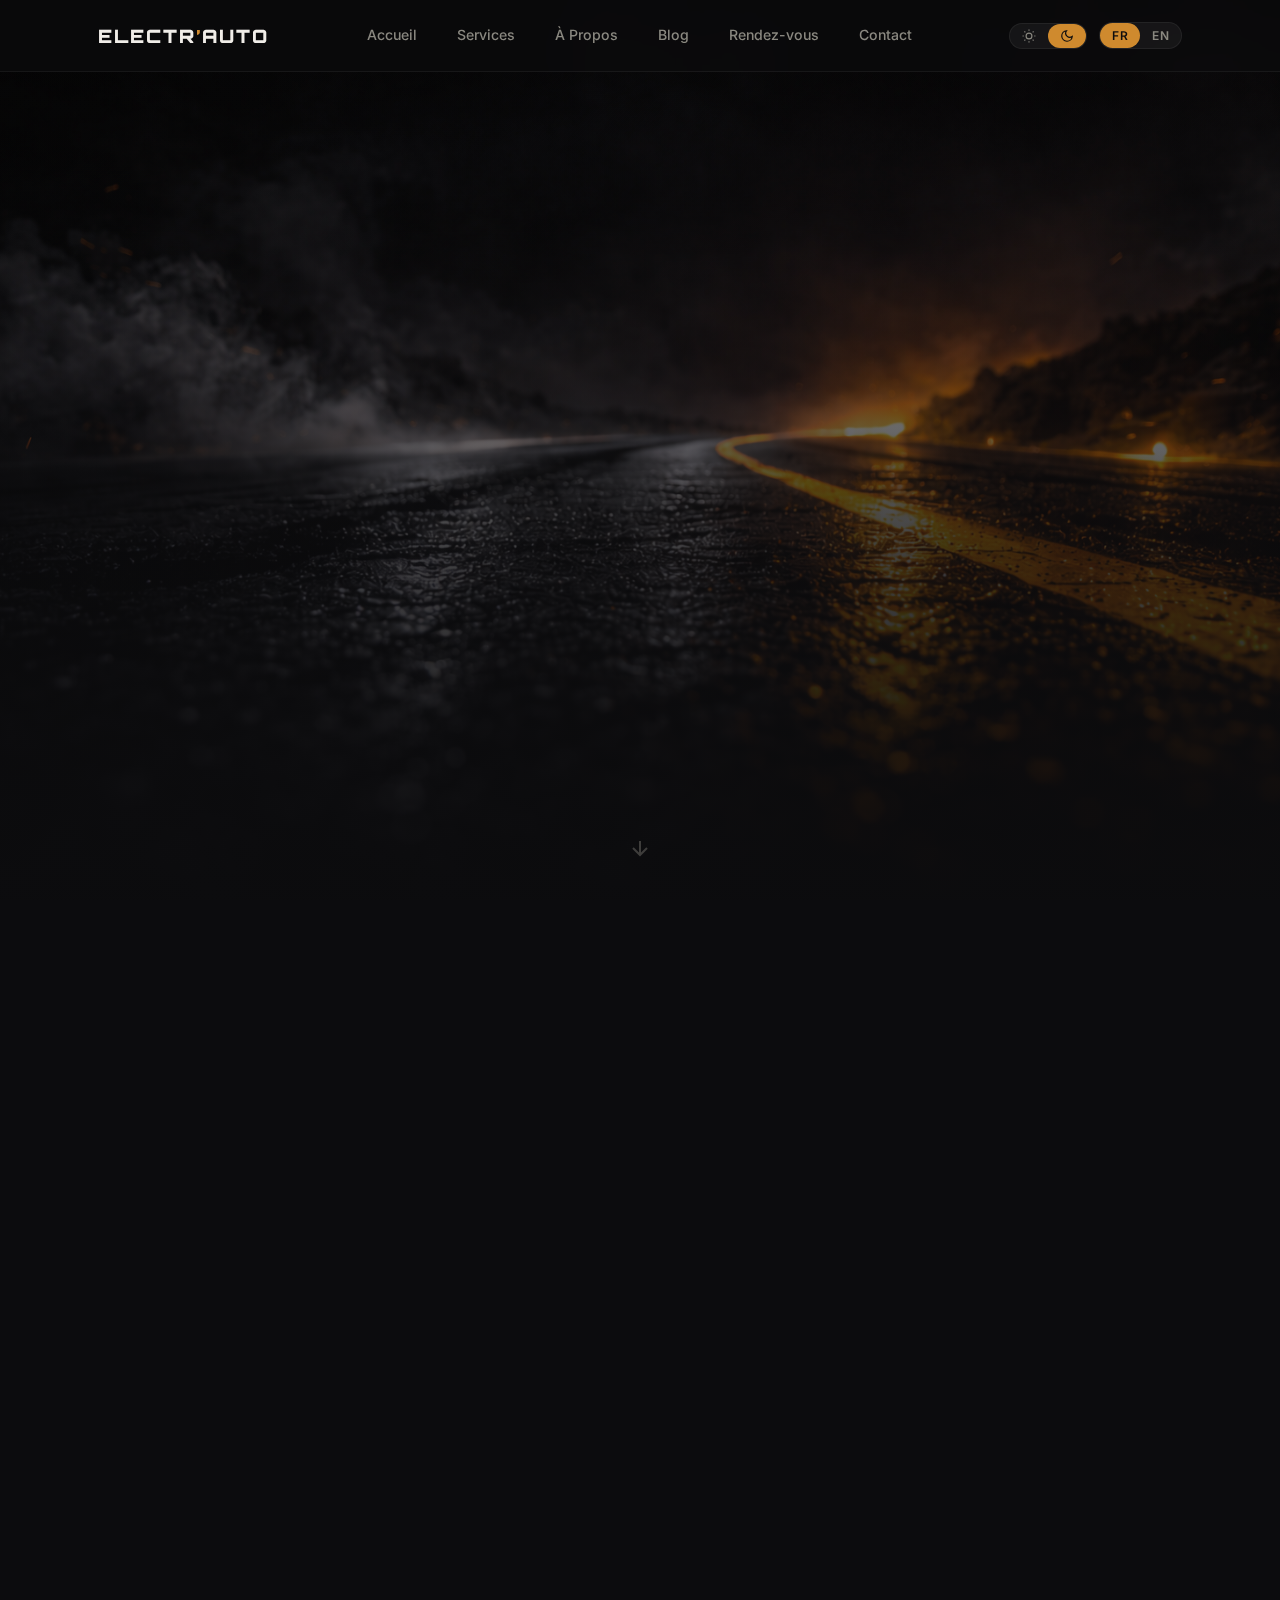
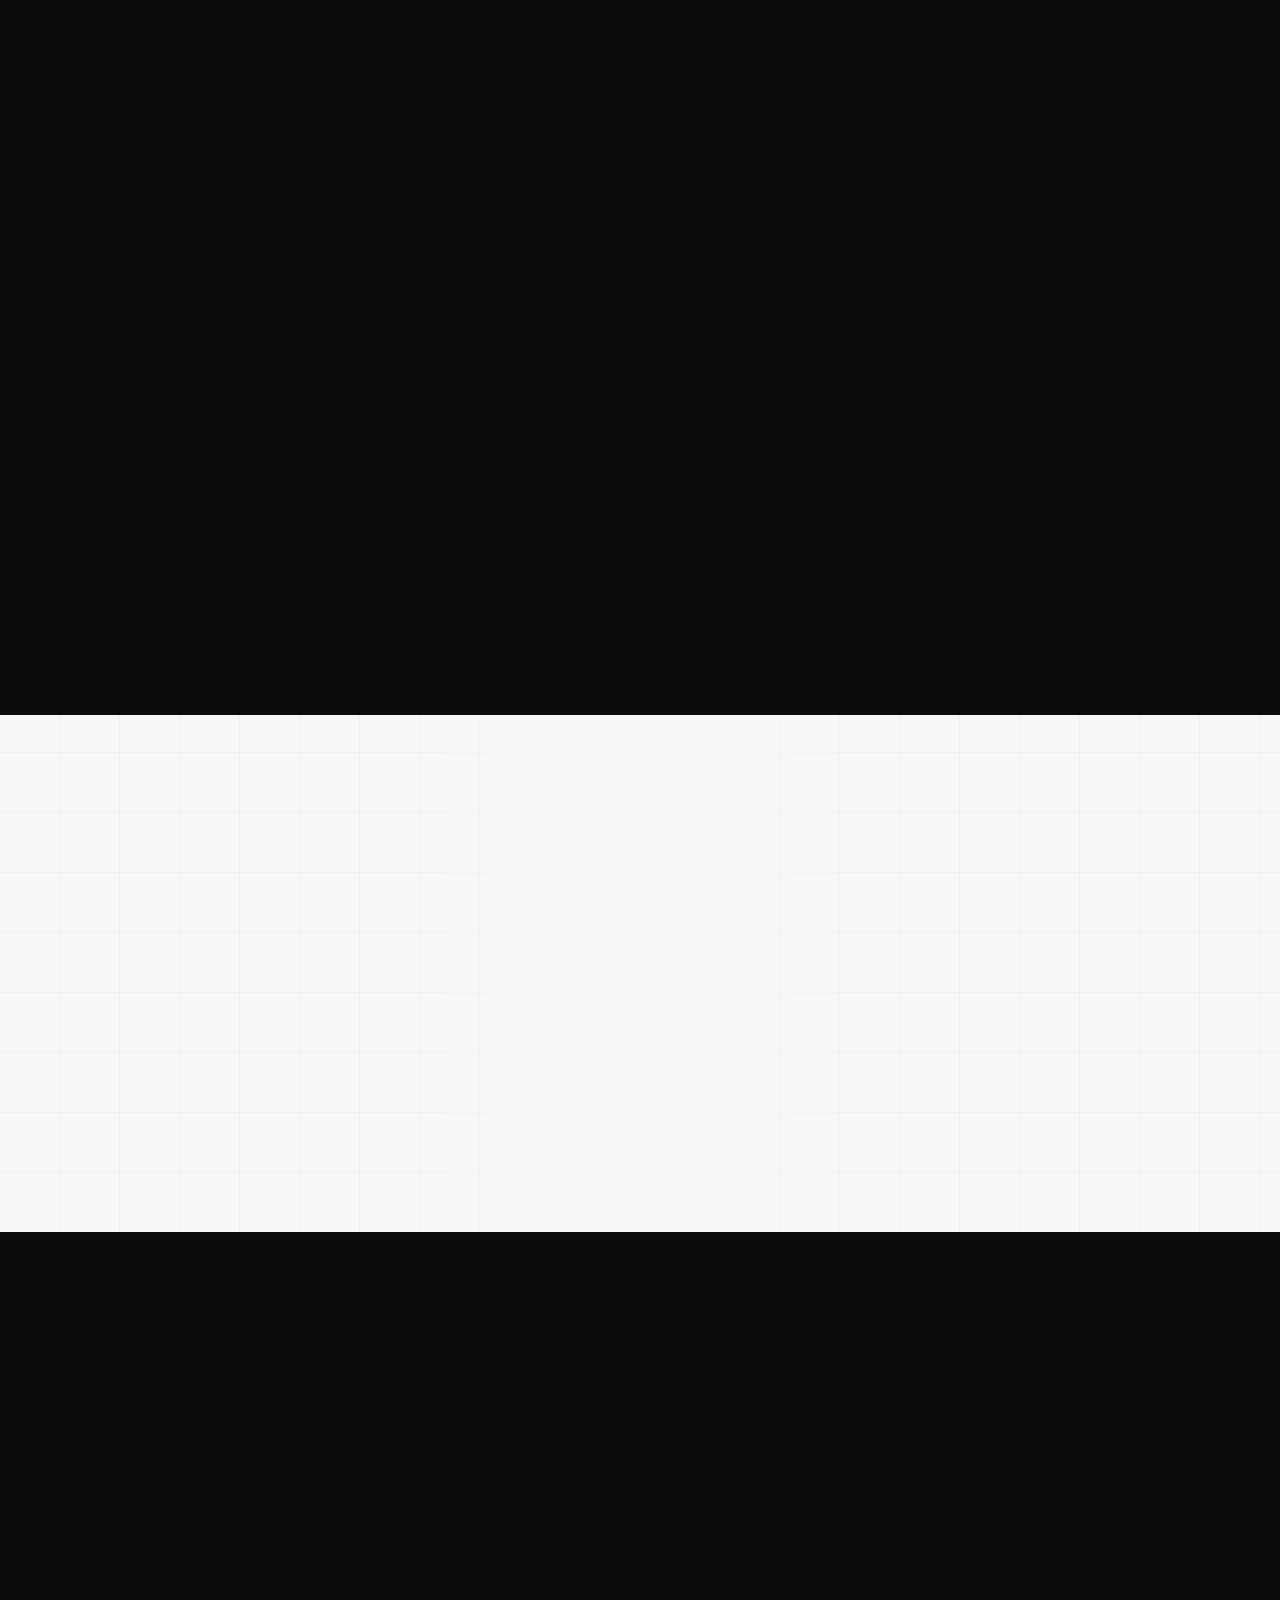
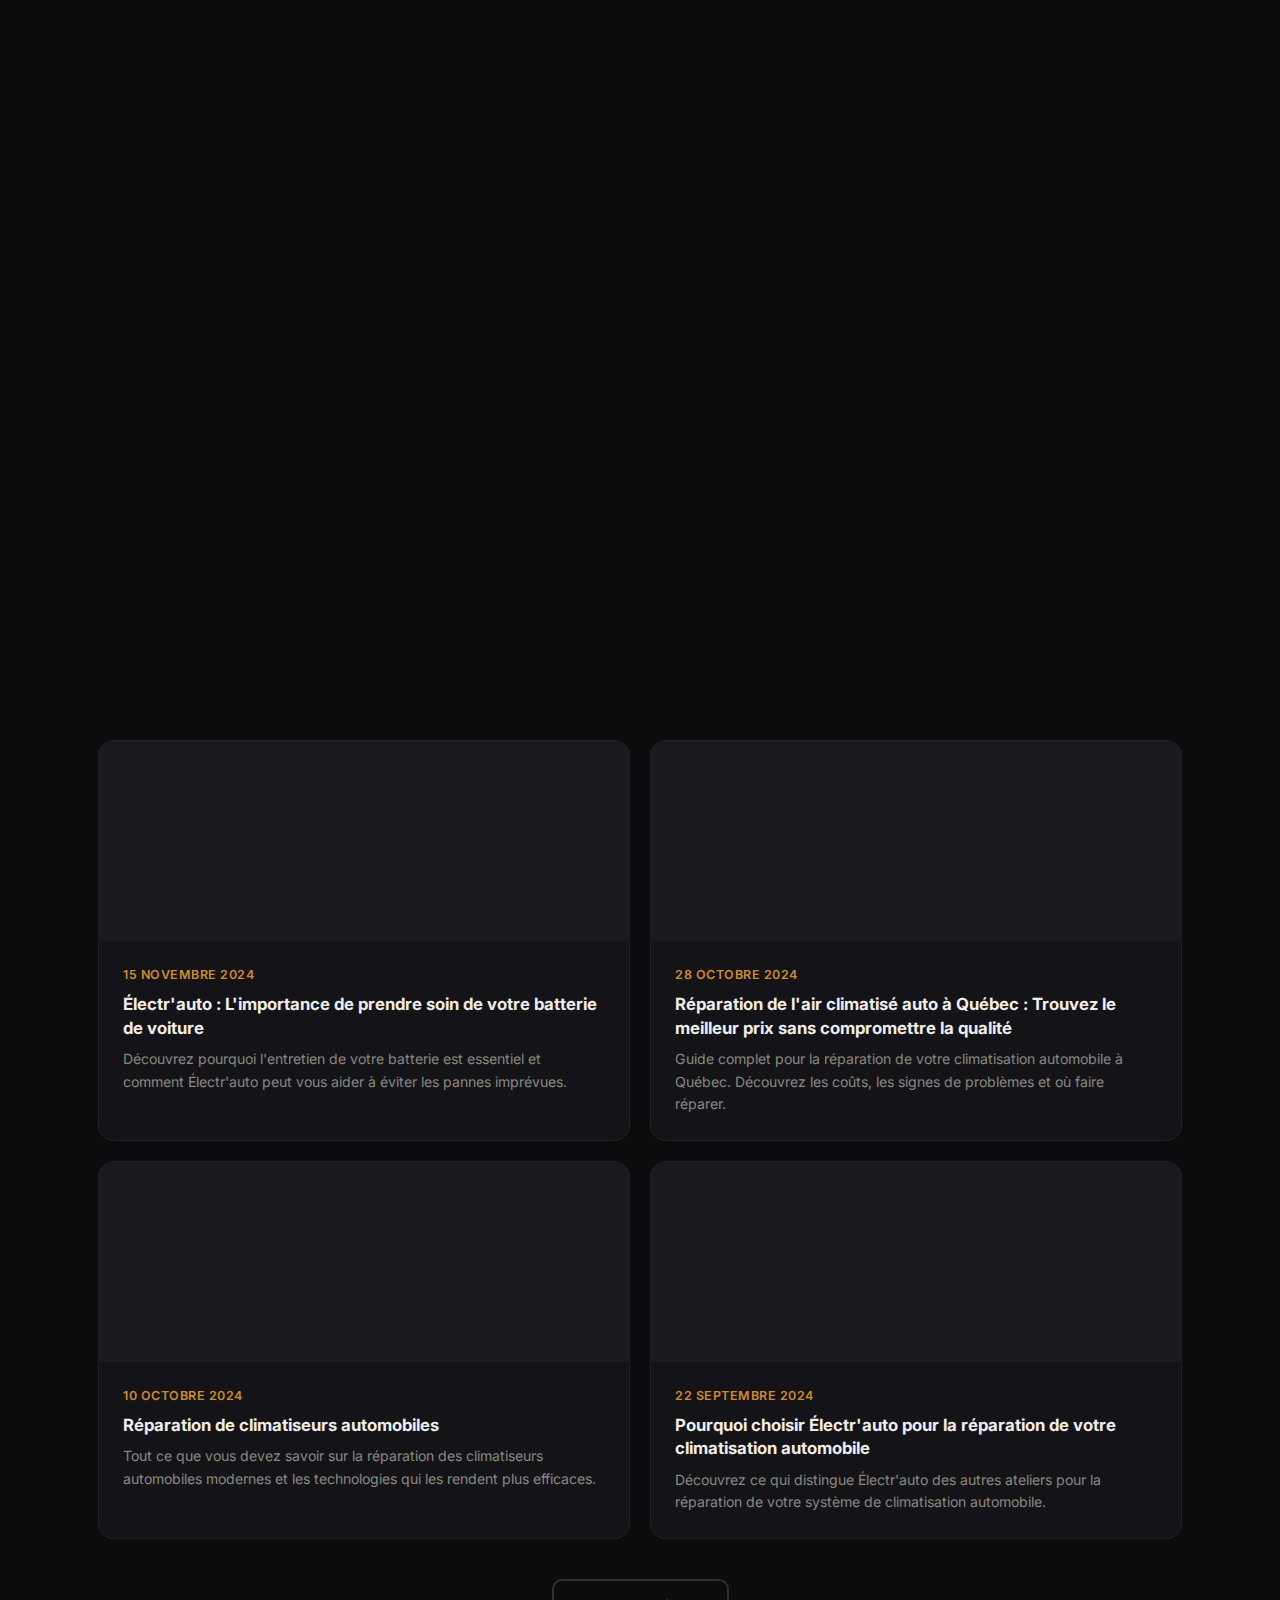
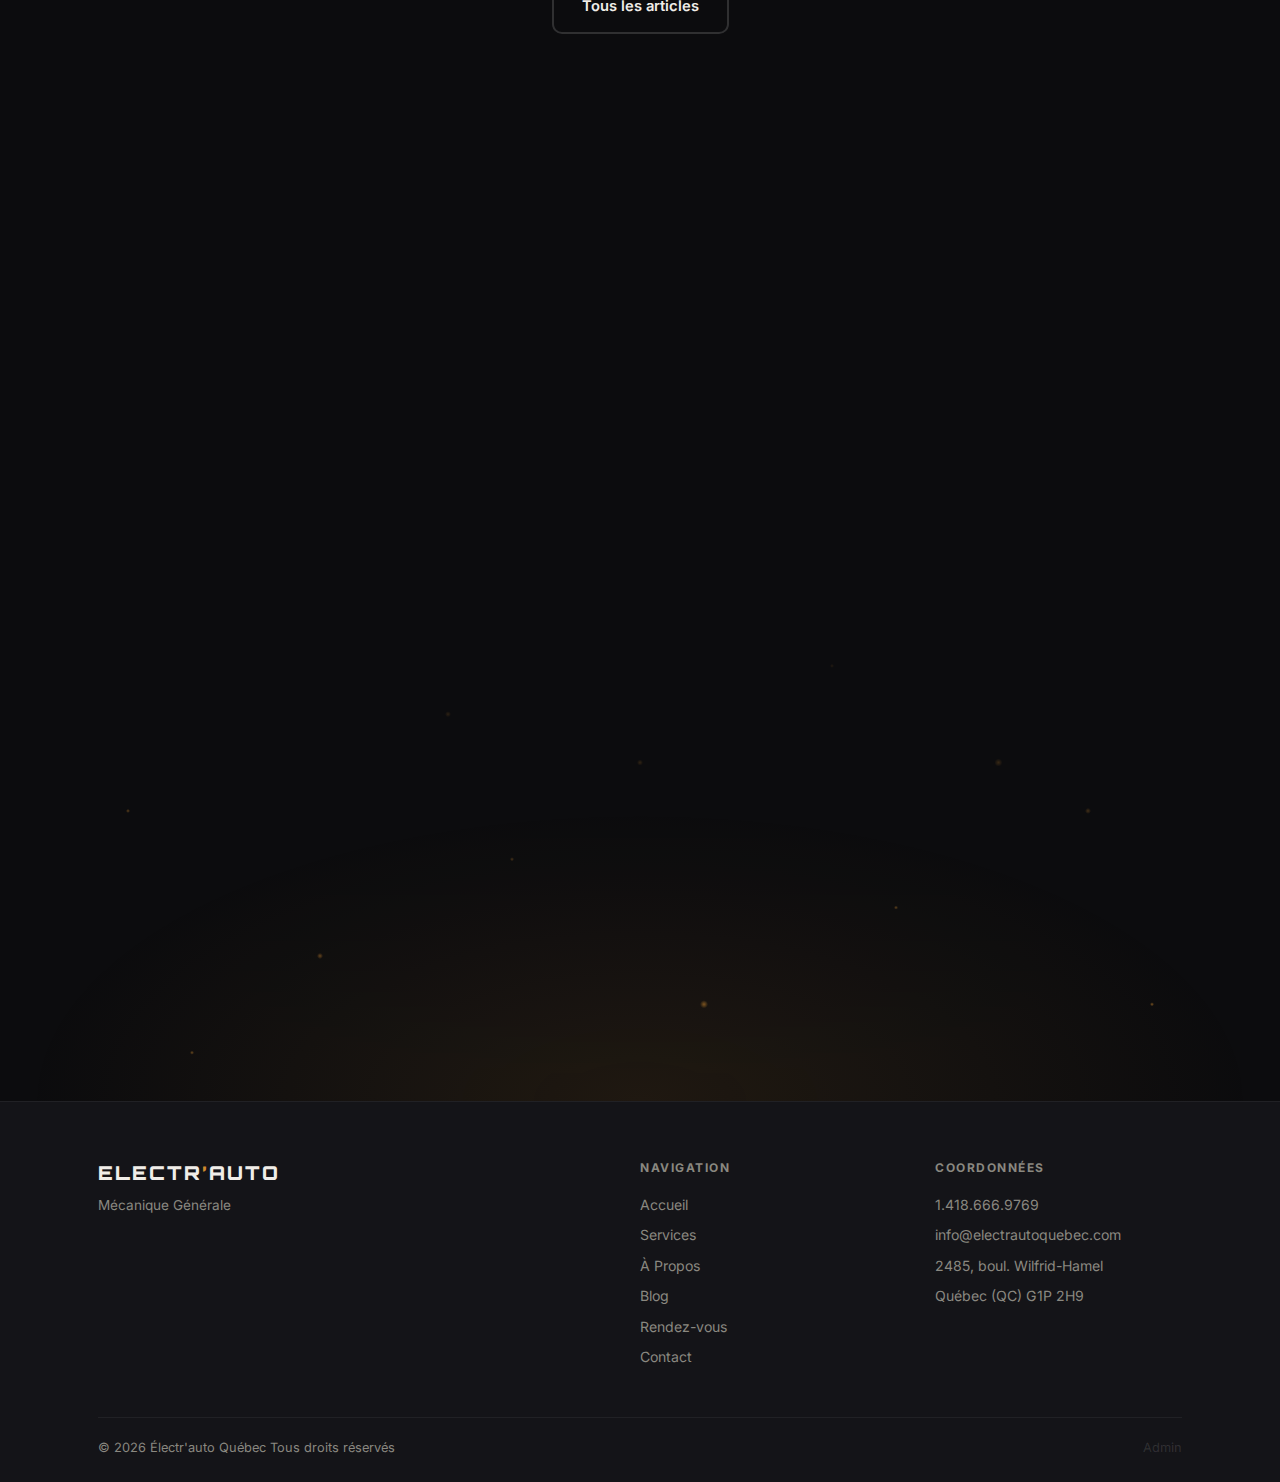
<file: index.html>
<!DOCTYPE html>
<html lang="fr">
<head>
    <meta charset="UTF-8">
    <meta name="viewport" content="width=device-width, initial-scale=1.0">
    <title>Électr'auto Québec | Mécanique Générale</title>
    <meta name="description" content="Électr'auto Québec - L'atelier le plus recommandé à Québec pour les problèmes électroniques et électriques de voitures de toutes marques.">
    <link rel="preconnect" href="https://fonts.googleapis.com">
    <link rel="preconnect" href="https://fonts.gstatic.com" crossorigin>
    <link href="https://fonts.googleapis.com/css2?family=Inter:wght@300;400;500;600;700;800;900&family=Orbitron:wght@700;800;900&display=swap" rel="stylesheet">
    <link rel="icon" type="image/svg+xml" href="/favicon.svg">
    <link rel="stylesheet" href="css/v2.css">
</head>
<body>

    <!-- ========== NAVBAR ========== -->
    <nav class="nav" id="nav">
        <div class="nav__inner">
            <a href="#hero" class="nav__brand">
                ELECTR<span class="o">&#8217;</span>AUTO
            </a>
            <ul class="nav__links" id="nav-links">
                <li><a href="#hero" data-fr="Accueil" data-en="Home">Accueil</a></li>
                <li><a href="#services" data-fr="Services" data-en="Services">Services</a></li>
                <li><a href="#about" data-fr="À Propos" data-en="About">À Propos</a></li>
                <li><a href="blog.html">Blog</a></li>
                <li class="nav__links--mobile-only"><a href="rendez-vous.html" data-fr="Rendez-vous" data-en="Appointment">Rendez-vous</a></li>
                <li class="nav__links--mobile-only"><a href="#contact" data-fr="Contact" data-en="Contact">Contact</a></li>
                <li class="nav__theme-menu">
                    <div class="theme-toggle" id="theme-toggle-menu" role="switch" aria-label="Changer le thème">
                        <span class="theme-toggle__opt theme-toggle__opt--sun">
                            <svg viewBox="0 0 24 24" fill="none" stroke="currentColor" stroke-width="2"><circle cx="12" cy="12" r="5"/><path d="M12 1v2m0 18v2M4.22 4.22l1.42 1.42m12.72 12.72l1.42 1.42M1 12h2m18 0h2M4.22 19.78l1.42-1.42M18.36 5.64l1.42-1.42"/></svg>
                        </span>
                        <span class="theme-toggle__opt theme-toggle__opt--moon">
                            <svg viewBox="0 0 24 24" fill="none" stroke="currentColor" stroke-width="2"><path d="M21 12.79A9 9 0 1 1 11.21 3 7 7 0 0 0 21 12.79z"/></svg>
                        </span>
                    </div>
                </li>
            </ul>
            <div class="nav__actions">
                <a href="rendez-vous.html" class="nav__shortcut" data-fr="Rendez-vous" data-en="Appointment">Rendez-vous</a>
                <a href="#contact" class="nav__shortcut" data-fr="Contact" data-en="Contact">Contact</a>
                <div class="theme-toggle" id="theme-toggle" role="switch" aria-label="Changer le thème">
                    <span class="theme-toggle__opt theme-toggle__opt--sun">
                        <svg viewBox="0 0 24 24" fill="none" stroke="currentColor" stroke-width="2"><circle cx="12" cy="12" r="5"/><path d="M12 1v2m0 18v2M4.22 4.22l1.42 1.42m12.72 12.72l1.42 1.42M1 12h2m18 0h2M4.22 19.78l1.42-1.42M18.36 5.64l1.42-1.42"/></svg>
                    </span>
                    <span class="theme-toggle__opt theme-toggle__opt--moon">
                        <svg viewBox="0 0 24 24" fill="none" stroke="currentColor" stroke-width="2"><path d="M21 12.79A9 9 0 1 1 11.21 3 7 7 0 0 0 21 12.79z"/></svg>
                    </span>
                </div>
                <div class="lang" role="group">
                    <button class="lang__btn active" id="btn-fr" onclick="setLang('fr')">FR</button>
                    <button class="lang__btn" id="btn-en" onclick="setLang('en')">EN</button>
                </div>
                <button class="burger" id="burger" aria-label="Menu">
                    <span></span><span></span><span></span>
                </button>
            </div>
        </div>
    </nav>

    <!-- ========== HERO ========== -->
    <section id="hero" class="hero hero--carbon hero--txt-bottom">
        <div class="hero__bg"></div>
        <div class="hero__content">
            <span class="hero__tag" data-fr="Spécialistes BMW et Audi" data-en="BMW and Audi Specialists">Spécialistes BMW et Audi</span>
            <h1>
                <span class="hero__line1" data-fr="L'expertise" data-en="The expertise">L'expertise</span>
                <span class="hero__line2" data-fr="automobile" data-en="automotive">automobile</span>
                <span class="hero__line3" data-fr="à votre service." data-en="at your service.">à votre service.</span>
            </h1>
            <p class="hero__desc" data-fr="Experts en problèmes électroniques et électriques de voitures de toutes marques. Entretien et mécanique générale." data-en="Experts in electronic and electrical car problems for all makes. Maintenance and general mechanics.">Experts en problèmes électroniques et électriques de voitures de toutes marques. Entretien et mécanique générale.</p>
            <div class="hero__actions">
                <a href="rendez-vous.html" class="btn btn--primary">
                    <svg viewBox="0 0 24 24" fill="none" stroke="currentColor" stroke-width="2"><rect x="3" y="4" width="18" height="18" rx="2"/><path d="M16 2v4M8 2v4M3 10h18"/></svg>
                    <span data-fr="Prendre rendez-vous" data-en="Book an Appointment">Prendre rendez-vous</span>
                </a>
                <a href="#services" class="btn btn--ghost" data-fr="Voir nos services" data-en="View our services">Voir nos services</a>
            </div>
        </div>
        <div class="hero__scroll">
            <svg viewBox="0 0 24 24" fill="none" stroke="currentColor" stroke-width="2"><path d="M12 5v14m-7-7l7 7 7-7"/></svg>
        </div>
    </section>

    <!-- ========== SERVICES INTRO ========== -->
    <section id="services" class="section">
        <div class="wrap">
            <div class="section__head reveal">
                <span class="section__tag" data-fr="Ce que nous faisons" data-en="What we do">Ce que nous faisons</span>
                <h2 data-fr="Services spécialisés" data-en="Specialized Services">Services spécialisés</h2>
                <p data-fr="Vous cherchez un endroit fiable et honnête pour la réparation et l'entretien de votre véhicule ? Vous avez trouvé." data-en="Looking for a reliable and honest place for the repair and maintenance of your vehicle? You've found it.">Vous cherchez un endroit fiable et honnête pour la réparation et l'entretien de votre véhicule ? Vous avez trouvé.</p>
            </div>

            <!-- Services Grid — 6 cards (expand fullwidth) -->
            <div class="services-grid" id="services-grid">

                <div class="scard scard--featured expanded reveal">
                    <div class="scard__icon">
                        <svg viewBox="0 0 24 24" fill="none" stroke="currentColor" stroke-width="1.5"><path d="M21 2l-2 2m-7.61 7.61a5.5 5.5 0 1 1-7.78 7.78 5.5 5.5 0 0 1 7.78-7.78zm0 0L15.5 7.5m0 0l3 3L22 7l-3-3m-3.5 3.5L19 4"/></svg>
                    </div>
                    <span class="scard__badge" data-fr="Service vedette" data-en="Featured Service">Service vedette</span>
                    <h3 data-fr="Programmation de clés" data-en="Key Programming">Programmation de clés</h3>
                    <p data-fr="Perte de clé, clé endommagée ou ajout d'une clé supplémentaire ? Nous programmons les clés et télécommandes pour toutes les marques de véhicules, directement à notre atelier. &lt;em&gt;Veuillez noter que nous ne nous déplaçons pas pour les services de clés.&lt;/em&gt;" data-en="Lost key, damaged key, or need an extra? We program keys and remotes for all vehicle brands, right at our workshop. &lt;em&gt;Please note that we do not offer mobile key services.&lt;/em&gt;">Perte de clé, clé endommagée ou ajout d'une clé supplémentaire ? Nous programmons les clés et télécommandes pour toutes les marques de véhicules, directement à notre atelier. <em>Veuillez noter que nous ne nous déplaçons pas pour les services de clés.</em></p>
                    <div class="scard__details">
                        <span class="scard__details-title" data-fr="Services offerts :" data-en="Services offered:">Services offerts :</span>
                        <ul class="scard__list">
                            <li data-fr="Programmation de clés neuves" data-en="New key programming">Programmation de clés neuves</li>
                            <li data-fr="Remplacement de clés perdues (toutes marques)" data-en="Lost key replacement (all brands)">Remplacement de clés perdues (toutes marques)</li>
                            <li data-fr="Programmation de télécommandes" data-en="Remote programming">Programmation de télécommandes</li>
                            <li data-fr="Réparation du système antidémarrage" data-en="Immobilizer system repair">Réparation du système antidémarrage</li>
                            <li data-fr="Copie et duplication de clés à puce" data-en="Transponder key copy and duplication">Copie et duplication de clés à puce</li>
                            <li data-fr="Clés intelligentes (smart key / proximity)" data-en="Smart keys (smart key / proximity)">Clés intelligentes (smart key / proximity)</li>
                        </ul>
                    </div>
                </div>

                <div class="scard reveal">
                    <div class="scard__icon">
                        <svg viewBox="0 0 24 24" fill="none" stroke="currentColor" stroke-width="1.5"><path d="M7 17m-2 0a2 2 0 1 0 4 0a2 2 0 1 0-4 0"/><path d="M17 17m-2 0a2 2 0 1 0 4 0a2 2 0 1 0-4 0"/><path d="M5 17H3v-6l2-5h9l4 5h1a2 2 0 0 1 2 2v4h-2m-4 0H9m-6-6h15m-6 0V6"/></svg>
                    </div>
                    <h3 data-fr="Spécialistes Audi et BMW" data-en="Audi & BMW Specialists">Spécialistes Audi et BMW</h3>
                    <p data-fr="Vous cherchez un endroit fiable et honnête pour la réparation et l'entretien de votre BMW ou Audi ? Vous avez trouvé." data-en="Looking for a reliable and honest place for the repair and maintenance of your BMW or Audi? You've found it.">Vous cherchez un endroit fiable et honnête pour la réparation et l'entretien de votre BMW ou Audi ? Vous avez trouvé.</p>
                    <button class="scard__more" onclick="toggleService(this.parentElement)" data-fr="Détails" data-en="Details">Détails <svg viewBox="0 0 24 24" fill="none" stroke="currentColor" stroke-width="2.5" stroke-linecap="round" stroke-linejoin="round"><path d="M6 9l6 6 6-6"/></svg></button>
                    <button class="scard__close" onclick="event.stopPropagation(); toggleService(this.closest('.scard'))" aria-label="Fermer">
                        <svg viewBox="0 0 24 24" fill="none" stroke="currentColor" stroke-width="2" stroke-linecap="round"><path d="M18 6L6 18M6 6l12 12"/></svg>
                    </button>
                    <div class="scard__details">
                        <span class="scard__details-title" data-fr="Toutes les réparations disponibles :" data-en="All available repairs:">Toutes les réparations disponibles :</span>
                        <ul class="scard__list">
                            <li data-fr="Problèmes électroniques" data-en="Electronic problems">Problèmes électroniques</li>
                            <li data-fr="Différentiel quattro et xDrive" data-en="Quattro and xDrive differentials">Différentiel quattro et xDrive</li>
                            <li data-fr="Entretien recommandé" data-en="Recommended maintenance">Entretien recommandé</li>
                            <li data-fr="Système de refroidissement" data-en="Cooling system">Système de refroidissement</li>
                            <li data-fr="Boîtes de vitesses" data-en="Transmissions">Boîtes de vitesses</li>
                            <li data-fr="Direction" data-en="Steering">Direction</li>
                            <li data-fr="Inspection du véhicule et remise en état" data-en="Vehicle inspection and reconditioning">Inspection du véhicule et remise en état</li>
                            <li data-fr="Problème de freins" data-en="Brake problems">Problème de freins</li>
                            <li data-fr="Révision des freins, pneus et pièces" data-en="Brakes, tires and parts revision">Révision des freins, pneus et pièces</li>
                            <li data-fr="Amortisseurs & suspension" data-en="Shock absorbers & suspension">Amortisseurs & suspension</li>
                            <li data-fr="Système de chauffage / dégivreur" data-en="Heating / defroster system">Système de chauffage / dégivreur</li>
                            <li data-fr="Démarreurs et alternateurs" data-en="Starters and alternators">Démarreurs et alternateurs</li>
                        </ul>
                    </div>
                </div>

                <div class="scard reveal">
                    <div class="scard__icon">
                        <svg viewBox="0 0 24 24" fill="none" stroke="currentColor" stroke-width="1.5"><path d="M12 2v4m0 12v4M2 12h4m12 0h4M6.34 6.34l2.83 2.83m5.66 5.66l2.83 2.83M17.66 6.34l-2.83 2.83m-5.66 5.66l-2.83 2.83"/><circle cx="12" cy="12" r="3"/></svg>
                    </div>
                    <h3 data-fr="Air climatisé" data-en="Air Conditioning">Air climatisé</h3>
                    <p data-fr="Que ce soit pour une voiture de marque populaire ou de prestige, nous disposons de tous les outils nécessaires pour réparer votre système de climatisation." data-en="Whether for a popular or luxury brand vehicle, we have all the necessary tools to repair your air conditioning system.">Que ce soit pour une voiture de marque populaire ou de prestige, nous disposons de tous les outils nécessaires pour réparer votre système de climatisation.</p>
                    <button class="scard__more" onclick="toggleService(this.parentElement)" data-fr="Détails" data-en="Details">Détails <svg viewBox="0 0 24 24" fill="none" stroke="currentColor" stroke-width="2.5" stroke-linecap="round" stroke-linejoin="round"><path d="M6 9l6 6 6-6"/></svg></button>
                    <button class="scard__close" onclick="event.stopPropagation(); toggleService(this.closest('.scard'))" aria-label="Fermer">
                        <svg viewBox="0 0 24 24" fill="none" stroke="currentColor" stroke-width="2" stroke-linecap="round"><path d="M18 6L6 18M6 6l12 12"/></svg>
                    </button>
                    <div class="scard__details">
                        <span class="scard__details-title" data-fr="Services offerts :" data-en="Services offered:">Services offerts :</span>
                        <ul class="scard__list">
                            <li data-fr="Diagnostic du système A/C" data-en="A/C system diagnostics">Diagnostic du système A/C</li>
                            <li data-fr="Recharge de réfrigérant" data-en="Refrigerant recharge">Recharge de réfrigérant</li>
                            <li data-fr="Réparation de compresseur" data-en="Compressor repair">Réparation de compresseur</li>
                            <li data-fr="Détection et réparation de fuites" data-en="Leak detection and repair">Détection et réparation de fuites</li>
                            <li data-fr="Remplacement de composants" data-en="Component replacement">Remplacement de composants</li>
                        </ul>
                    </div>
                </div>

                <div class="scard reveal">
                    <div class="scard__icon">
                        <svg viewBox="0 0 24 24" fill="none" stroke="currentColor" stroke-width="1.5"><path d="M14.7 6.3a1 1 0 0 0 0 1.4l1.6 1.6a1 1 0 0 0 1.4 0l3.77-3.77a6 6 0 0 1-7.94 7.94l-6.91 6.91a2.12 2.12 0 0 1-3-3l6.91-6.91a6 6 0 0 1 7.94-7.94l-3.76 3.76z"/></svg>
                    </div>
                    <h3 data-fr="Entretien préventif" data-en="Preventive Maintenance">Entretien préventif</h3>
                    <p data-fr="L'entretien régulier de votre véhicule prévient les problèmes majeurs. Nos entretiens détectent les signes de fatigue pour minimiser les dégâts et les coûts." data-en="Regular vehicle maintenance prevents major problems. Our services detect signs of wear to minimize damage and costs.">L'entretien régulier de votre véhicule prévient les problèmes majeurs. Nos entretiens détectent les signes de fatigue pour minimiser les dégâts et les coûts.</p>
                    <button class="scard__more" onclick="toggleService(this.parentElement)" data-fr="Détails" data-en="Details">Détails <svg viewBox="0 0 24 24" fill="none" stroke="currentColor" stroke-width="2.5" stroke-linecap="round" stroke-linejoin="round"><path d="M6 9l6 6 6-6"/></svg></button>
                    <button class="scard__close" onclick="event.stopPropagation(); toggleService(this.closest('.scard'))" aria-label="Fermer">
                        <svg viewBox="0 0 24 24" fill="none" stroke="currentColor" stroke-width="2" stroke-linecap="round"><path d="M18 6L6 18M6 6l12 12"/></svg>
                    </button>
                    <div class="scard__details">
                        <ul class="scard__list">
                            <li data-fr="Inspection de transmission" data-en="Transmission inspection">Inspection de transmission</li>
                            <li data-fr="Pneus" data-en="Tires">Pneus</li>
                            <li data-fr="Freins et direction" data-en="Brakes and steering">Freins et direction</li>
                            <li data-fr="Diagnostic du véhicule" data-en="Vehicle diagnostics">Diagnostic du véhicule</li>
                            <li data-fr="Inspection de véhicule certifié" data-en="Certified vehicle inspection">Inspection de véhicule certifié</li>
                            <li data-fr="Système de refroidissement" data-en="Cooling system">Système de refroidissement</li>
                            <li data-fr="Vidange d'huile en moins de 30 min" data-en="Oil change in under 30 min">Vidange d'huile en moins de 30 min</li>
                            <li data-fr="Amortisseurs & suspension" data-en="Shock absorbers & suspension">Amortisseurs & suspension</li>
                        </ul>
                    </div>
                </div>

                <div class="scard reveal">
                    <div class="scard__icon">
                        <svg viewBox="0 0 24 24" fill="none" stroke="currentColor" stroke-width="1.5"><rect x="2" y="6" width="20" height="12" rx="2"/><path d="M6 6V4m4 2V4m4 2V4m4 2V4M6 18v2m4-2v2m4-2v2m4-2v2"/><circle cx="12" cy="12" r="3"/></svg>
                    </div>
                    <h3 data-fr="Réparation mécanique" data-en="Mechanical Repair">Réparation mécanique</h3>
                    <p data-fr="Notre personnel est qualifié pour bien identifier votre problème, remplacer les pièces et les composantes défectueuses et effectuer les réparations requises." data-en="Our staff is qualified to properly identify your problem, replace defective parts and components and perform the required repairs.">Notre personnel est qualifié pour bien identifier votre problème, remplacer les pièces et les composantes défectueuses et effectuer les réparations requises.</p>
                    <button class="scard__more" onclick="toggleService(this.parentElement)" data-fr="Détails" data-en="Details">Détails <svg viewBox="0 0 24 24" fill="none" stroke="currentColor" stroke-width="2.5" stroke-linecap="round" stroke-linejoin="round"><path d="M6 9l6 6 6-6"/></svg></button>
                    <button class="scard__close" onclick="event.stopPropagation(); toggleService(this.closest('.scard'))" aria-label="Fermer">
                        <svg viewBox="0 0 24 24" fill="none" stroke="currentColor" stroke-width="2" stroke-linecap="round"><path d="M18 6L6 18M6 6l12 12"/></svg>
                    </button>
                    <div class="scard__details">
                        <span class="scard__details-title" data-fr="Faites-nous confiance en ce qui concerne :" data-en="Trust us with:">Faites-nous confiance en ce qui concerne :</span>
                        <ul class="scard__list">
                            <li data-fr="Le reconditionnement du moteur" data-en="Engine reconditioning">Le reconditionnement du moteur</li>
                            <li data-fr="Le remontage de la boîte de vitesses manuelles" data-en="Manual transmission rebuild">Le remontage de la boîte de vitesses manuelles</li>
                            <li data-fr="L'expertise de l'électronique automobile" data-en="Automotive electronics expertise">L'expertise de l'électronique automobile</li>
                            <li data-fr="Les systèmes électriques (batterie, démarreur, alternateur)" data-en="Electrical systems (battery, starter, alternator)">Les systèmes électriques (batterie, démarreur, alternateur)</li>
                            <li data-fr="Les freins et la direction" data-en="Brakes and steering">Les freins et la direction</li>
                            <li data-fr="La suspension et les amortisseurs" data-en="Suspension and shock absorbers">La suspension et les amortisseurs</li>
                            <li data-fr="Le système d'échappement" data-en="Exhaust system">Le système d'échappement</li>
                            <li data-fr="Le système antipollution" data-en="Anti-pollution system">Le système antipollution</li>
                            <li data-fr="Le système de refroidissement" data-en="Cooling system">Le système de refroidissement</li>
                        </ul>
                    </div>
                </div>

                <div class="scard reveal">
                    <div class="scard__icon">
                        <svg viewBox="0 0 24 24" fill="none" stroke="currentColor" stroke-width="1.5"><rect x="2" y="3" width="20" height="14" rx="2"/><path d="M8 21h8m-4-4v4"/><path d="M7 10l3 3 4-5 3 2"/></svg>
                    </div>
                    <h3 data-fr="Diagnostic électronique avancé" data-en="Advanced Electronic Diagnostics">Diagnostic électronique avancé</h3>
                    <p data-fr="Notre système de diagnostic avancé permet d'identifier efficacement l'origine de problèmes électroniques." data-en="Our advanced diagnostic system allows us to efficiently identify the origin of electronic problems.">Notre système de diagnostic avancé permet d'identifier efficacement l'origine de problèmes électroniques.</p>
                    <button class="scard__more" onclick="toggleService(this.parentElement)" data-fr="Détails" data-en="Details">Détails <svg viewBox="0 0 24 24" fill="none" stroke="currentColor" stroke-width="2.5" stroke-linecap="round" stroke-linejoin="round"><path d="M6 9l6 6 6-6"/></svg></button>
                    <button class="scard__close" onclick="event.stopPropagation(); toggleService(this.closest('.scard'))" aria-label="Fermer">
                        <svg viewBox="0 0 24 24" fill="none" stroke="currentColor" stroke-width="2" stroke-linecap="round"><path d="M18 6L6 18M6 6l12 12"/></svg>
                    </button>
                    <div class="scard__details">
                        <span class="scard__details-title" data-fr="Incluant :" data-en="Including:">Incluant :</span>
                        <ul class="scard__list">
                            <li data-fr="Vérification des problèmes d'alimentation en carburant ou de combustion" data-en="Fuel supply or combustion problem verification">Vérification des problèmes d'alimentation en carburant ou de combustion</li>
                            <li data-fr="Essais, vérification et remplacement des capteurs/composants" data-en="Testing, verification and replacement of sensors/components">Essais, vérification et remplacement des capteurs/composants</li>
                            <li data-fr="Mesure des paramètres" data-en="Parameter measurement">Mesure des paramètres</li>
                            <li data-fr="Test des équipements électroniques" data-en="Electronic equipment testing">Test des équipements électroniques</li>
                        </ul>
                    </div>
                </div>

                <div class="scard reveal">
                    <div class="scard__icon">
                        <svg viewBox="0 0 24 24" fill="none" stroke="currentColor" stroke-width="1.5"><rect x="5" y="5" width="14" height="14" rx="2"/><path d="M9 2v3m6-3v3M9 19v3m6-3v3M2 9h3m-3 6h3M19 9h3m-3 6h3"/><rect x="9" y="9" width="6" height="6" rx="1"/></svg>
                    </div>
                    <h3 data-fr="Reprogrammation électronique" data-en="Electronic Reprogramming">Reprogrammation électronique</h3>
                    <p data-fr="Lors d'un remplacement de pièces de véhicule moderne, une reprogrammation ou une mise à jour du module de contrôle s'avère très souvent nécessaire." data-en="When replacing modern vehicle parts, reprogramming or updating the control module is very often necessary.">Lors d'un remplacement de pièces de véhicule moderne, une reprogrammation ou une mise à jour du module de contrôle s'avère très souvent nécessaire.</p>
                    <button class="scard__more" onclick="toggleService(this.parentElement)" data-fr="Détails" data-en="Details">Détails <svg viewBox="0 0 24 24" fill="none" stroke="currentColor" stroke-width="2.5" stroke-linecap="round" stroke-linejoin="round"><path d="M6 9l6 6 6-6"/></svg></button>
                    <button class="scard__close" onclick="event.stopPropagation(); toggleService(this.closest('.scard'))" aria-label="Fermer">
                        <svg viewBox="0 0 24 24" fill="none" stroke="currentColor" stroke-width="2" stroke-linecap="round"><path d="M18 6L6 18M6 6l12 12"/></svg>
                    </button>
                    <div class="scard__details">
                        <p class="scard__details-text" data-fr="Nous disposons des plus récents outils dans le domaine, ce qui fait de nous l'atelier de référence à Québec." data-en="We have the most recent tools in the field, making us the reference workshop in Quebec City.">Nous disposons des plus récents outils dans le domaine, ce qui fait de nous l'atelier de référence à Québec.</p>
                        <ul class="scard__list">
                            <li data-fr="Programmation de l'ordinateur de bord" data-en="On-board computer programming">Programmation de l'ordinateur de bord</li>
                            <li data-fr="Mise à jour des modules de contrôle" data-en="Control module updates">Mise à jour des modules de contrôle</li>
                            <li data-fr="Calibrage après remplacement de pièces" data-en="Calibration after parts replacement">Calibrage après remplacement de pièces</li>
                            <li data-fr="Codage de clés et antidémarrage" data-en="Key coding and immobilizer">Codage de clés et antidémarrage</li>
                        </ul>
                    </div>
                </div>

            </div>
        </div>
    </section>

    <!-- ========== PARTS ========== -->
    <section class="section section--light">
        <div class="wrap">
            <div class="parts reveal">
                <div class="parts__icon">
                    <svg viewBox="0 0 24 24" fill="none" stroke="currentColor" stroke-width="1.5"><path d="M21 16V8a2 2 0 0 0-1-1.73l-7-4a2 2 0 0 0-2 0l-7 4A2 2 0 0 0 3 8v8a2 2 0 0 0 1 1.73l7 4a2 2 0 0 0 2 0l7-4A2 2 0 0 0 21 16z"/><path d="M3.27 6.96L12 12.01l8.73-5.05M12 22.08V12"/></svg>
                </div>
                <h3 data-fr="Comptoir de pièces et d'accessoires" data-en="Parts and Accessories Counter">Comptoir de pièces et d'accessoires</h3>
                <p data-fr="Accès rapide à l'ensemble des pièces nécessaires à l'entretien et la réparation des véhicules de toutes marques. Communiquez avec nous pour soumettre votre besoin." data-en="Quick access to all parts needed for the maintenance and repair of all vehicle brands. Contact us to submit your needs.">Accès rapide à l'ensemble des pièces nécessaires à l'entretien et la réparation des véhicules de toutes marques. Communiquez avec nous pour soumettre votre besoin.</p>
                <a href="#contact" class="btn btn--outline-dark" data-fr="Nous contacter" data-en="Contact us">Nous contacter</a>
            </div>
        </div>
    </section>

    <!-- ========== ABOUT ========== -->
    <section id="about" class="section section--dark">
        <div class="wrap">
            <div class="about reveal">
                <div class="about__left">
                    <span class="section__tag" data-fr="Notre histoire depuis 2004" data-en="Our story since 2004">Notre histoire depuis 2004</span>
                    <h2 data-fr="Une entreprise familiale" data-en="A family business">Une entreprise familiale</h2>
                    <p class="about__subtitle" data-fr="Fondée par passion, bâtie sur la confiance." data-en="Founded by passion, built on trust.">Fondée par passion, bâtie sur la confiance.</p>
                    <p data-fr="Notre mission est d'assurer le bon fonctionnement de votre véhicule en fonction de vos attentes. Nous avons constitué une équipe fière et dynamique ayant à cœur de vous offrir un service de mécanique courtois et transparent depuis plus de 22 ans." data-en="Our mission is to ensure your vehicle runs properly according to your expectations. We have built a proud and dynamic team dedicated to providing courteous and transparent mechanical service for over 22 years.">Notre mission est d'assurer le bon fonctionnement de votre véhicule en fonction de vos attentes. Nous avons constitué une équipe fière et dynamique ayant à cœur de vous offrir un service de mécanique courtois et transparent depuis plus de 22 ans.</p>
                    <p data-fr="Électr'auto est aussi une entreprise spécialisée dans les systèmes électriques et électroniques de votre véhicule. Nous sommes plus particulièrement spécialisés dans l'entretien et la réparation des véhicules BMW et Audi." data-en="Électr'auto is also specialized in electrical and electronic systems of your vehicle. We are particularly specialized in the maintenance and repair of BMW and Audi vehicles.">Électr'auto est aussi une entreprise spécialisée dans les systèmes électriques et électroniques de votre véhicule. Nous sommes plus particulièrement spécialisés dans l'entretien et la réparation des véhicules BMW et Audi.</p>
                </div>
                <div class="about__right">
                    <div class="about__stats">
                        <div class="stat">
                            <span class="stat__num">22+</span>
                            <span class="stat__label" data-fr="Années d'expérience" data-en="Years of experience">Années d'expérience</span>
                        </div>
                        <div class="stat">
                            <span class="stat__num">#1</span>
                            <span class="stat__label" data-fr="Atelier recommandé à Québec" data-en="Recommended shop in Quebec">Atelier recommandé à Québec</span>
                        </div>
                        <div class="stat">
                            <span class="stat__num">100%</span>
                            <span class="stat__label" data-fr="Service transparent" data-en="Transparent service">Service transparent</span>
                        </div>
                    </div>
                </div>
            </div>

            <div class="about__passion reveal">
                <p data-fr="Notre passion c'est les voitures, la mécanique automobile et les systèmes électriques, mais notre bonheur c'est de bien servir notre clientèle. Spécialisés dans les problèmes électriques et électroniques, nous pouvons programmer votre ordinateur de bord, effectuer le reconditionnement des moteurs, réparer votre système de freinage, de refroidissement et tout autre dispositif de votre automobile." data-en="Our passion is cars, automotive mechanics and electrical systems, but our joy is serving our customers well. Specialized in electrical and electronic problems, we can program your on-board computer, recondition engines, repair your braking system, cooling system, and any other device in your automobile.">Notre passion c'est les voitures, la mécanique automobile et les systèmes électriques, mais notre bonheur c'est de bien servir notre clientèle. Spécialisés dans les problèmes électriques et électroniques, nous pouvons programmer votre ordinateur de bord, effectuer le reconditionnement des moteurs, réparer votre système de freinage, de refroidissement et tout autre dispositif de votre automobile.</p>
            </div>
        </div>
    </section>

    <!-- ========== BLOG PREVIEW ========== -->
    <section id="blog" class="section">
        <div class="wrap">
            <div class="section__head reveal">
                <span class="section__tag" data-fr="Nouvelles" data-en="News">Nouvelles</span>
                <h2 data-fr="Derniers articles" data-en="Latest Articles">Derniers articles</h2>
                <p data-fr="Conseils, nouveautés et astuces automobiles." data-en="Tips, news and automotive tricks.">Conseils, nouveautés et astuces automobiles.</p>
            </div>
            <div class="blog-grid" id="blog-preview">
                <div class="blog-empty" id="blog-empty">
                    <p data-fr="Aucun article pour le moment. Revenez bientôt!" data-en="No articles yet. Check back soon!">Aucun article pour le moment. Revenez bientôt!</p>
                </div>
            </div>
            <div class="text-center" style="margin-top:40px;">
                <a href="blog.html" class="btn btn--ghost" data-fr="Tous les articles" data-en="All articles">Tous les articles</a>
            </div>
        </div>
    </section>

    <!-- ========== CONTACT ========== -->
    <section id="contact" class="section section--dark contact-bg contact-bg--sparks">
        <div class="contact-bg__overlay"></div>
        <div class="wrap">
            <div class="section__head reveal">
                <span class="section__tag" data-fr="Parlons-en" data-en="Let's talk">Parlons-en</span>
                <h2 data-fr="Contactez-nous" data-en="Contact Us">Contactez-nous</h2>
                <p data-fr="Une question ? On est là pour vous aider." data-en="Have a question? We're here to help.">Une question ? On est là pour vous aider.</p>
            </div>

            <div class="contact">
                <!-- Left: Info -->
                <div class="contact__info reveal">
                    <a href="tel:+14186669769" class="contact__item contact__item--phone">
                        <svg viewBox="0 0 24 24" fill="none" stroke="currentColor" stroke-width="2"><path d="M22 16.92v3a2 2 0 0 1-2.18 2 19.79 19.79 0 0 1-8.63-3.07 19.5 19.5 0 0 1-6-6 19.79 19.79 0 0 1-3.07-8.67A2 2 0 0 1 4.11 2h3a2 2 0 0 1 2 1.72c.127.96.361 1.903.7 2.81a2 2 0 0 1-.45 2.11L8.09 9.91a16 16 0 0 0 6 6l1.27-1.27a2 2 0 0 1 2.11-.45c.907.339 1.85.573 2.81.7A2 2 0 0 1 22 16.92z"/></svg>
                        <div>
                            <small data-fr="Téléphone" data-en="Phone">Téléphone</small>
                            <strong>1.418.666.9769</strong>
                        </div>
                        <span class="contact__arrow"><svg viewBox="0 0 24 24" fill="none" stroke="currentColor" stroke-width="2" stroke-linecap="round" stroke-linejoin="round"><polyline points="9 18 15 12 9 6"/></svg></span>
                    </a>

                    <div class="contact__item">
                        <svg viewBox="0 0 24 24" fill="none" stroke="currentColor" stroke-width="2"><rect x="2" y="7" width="20" height="14" rx="2"/><path d="M16 3h-8v4h8z"/><circle cx="12" cy="14" r="2"/></svg>
                        <div>
                            <small data-fr="Télécopieur" data-en="Fax">Télécopieur</small>
                            <strong>(418) 666-8920</strong>
                        </div>
                    </div>

                    <a href="https://maps.google.com/?q=2485+Boulevard+Wilfrid-Hamel+Quebec+QC+G1P+2H9" target="_blank" rel="noopener" class="contact__item">
                        <svg viewBox="0 0 24 24" fill="none" stroke="currentColor" stroke-width="2"><path d="M21 10c0 7-9 13-9 13s-9-6-9-13a9 9 0 0 1 18 0z"/><circle cx="12" cy="10" r="3"/></svg>
                        <div>
                            <small data-fr="Adresse" data-en="Address">Adresse</small>
                            <strong>2485, boul. Wilfrid-Hamel<br>Québec (QC) G1P 2H9</strong>
                        </div>
                        <span class="contact__arrow"><svg viewBox="0 0 24 24" fill="none" stroke="currentColor" stroke-width="2" stroke-linecap="round" stroke-linejoin="round"><polyline points="9 18 15 12 9 6"/></svg></span>
                    </a>

                    <a href="mailto:info@electrautoquebec.com" class="contact__item">
                        <svg viewBox="0 0 24 24" fill="none" stroke="currentColor" stroke-width="2"><path d="M4 4h16c1.1 0 2 .9 2 2v12c0 1.1-.9 2-2 2H4c-1.1 0-2-.9-2-2V6c0-1.1.9-2 2-2z"/><polyline points="22,6 12,13 2,6"/></svg>
                        <div>
                            <small data-fr="Courriel" data-en="Email">Courriel</small>
                            <strong>info@electrautoquebec.com</strong>
                        </div>
                        <span class="contact__arrow"><svg viewBox="0 0 24 24" fill="none" stroke="currentColor" stroke-width="2" stroke-linecap="round" stroke-linejoin="round"><polyline points="9 18 15 12 9 6"/></svg></span>
                    </a>

                    <div class="contact__item">
                        <svg viewBox="0 0 24 24" fill="none" stroke="currentColor" stroke-width="2"><circle cx="12" cy="12" r="10"/><polyline points="12 6 12 12 16 14"/></svg>
                        <div>
                            <small data-fr="Heures d'ouverture" data-en="Business Hours">Heures d'ouverture</small>
                            <strong data-fr="Lundi – Jeudi : 8h à 12h / 12h30 à 17h" data-en="Monday – Thursday: 8am–12pm / 12:30–5pm">Lundi – Jeudi : 8h à 12h / 12h30 à 17h</strong>
                            <span class="contact__closed" data-fr="Vendredi : 8h à 12h" data-en="Friday: 8am to 12pm">Vendredi : 8h à 12h</span>
                            <span class="contact__closed" data-fr="Samedi & Dimanche : Fermé" data-en="Saturday & Sunday: Closed">Samedi & Dimanche : Fermé</span>
                        </div>
                    </div>

                    <a href="https://www.facebook.com/electrautoquebec" target="_blank" rel="noopener" class="contact__item contact__item--fb">
                        <svg viewBox="0 0 24 24" fill="currentColor"><path d="M24 12.073c0-6.627-5.373-12-12-12s-12 5.373-12 12c0 5.99 4.388 10.954 10.125 11.854v-8.385H7.078v-3.47h3.047V9.43c0-3.007 1.792-4.669 4.533-4.669 1.312 0 2.686.235 2.686.235v2.953H15.83c-1.491 0-1.956.925-1.956 1.874v2.25h3.328l-.532 3.47h-2.796v8.385C19.612 23.027 24 18.062 24 12.073z"/></svg>
                        <div>
                            <small>Facebook</small>
                            <strong data-fr="Suivez-nous" data-en="Follow us">Suivez-nous</strong>
                        </div>
                        <span class="contact__arrow"><svg viewBox="0 0 24 24" fill="none" stroke="currentColor" stroke-width="2" stroke-linecap="round" stroke-linejoin="round"><polyline points="9 18 15 12 9 6"/></svg></span>
                    </a>
                </div>

                <!-- Right: Form -->
                <div class="contact__form reveal">
                    <h3 data-fr="Envoyez-nous un message" data-en="Send us a message">Envoyez-nous un message</h3>
                    <form id="contact-form">
                        <div class="field">
                            <input type="text" name="name" required placeholder=" " maxlength="80" autocomplete="name">
                            <label data-fr="Nom complet" data-en="Full name">Nom complet</label>
                        </div>
                        <div class="field">
                            <input type="email" name="email" required placeholder=" " maxlength="120" autocomplete="email">
                            <label data-fr="Courriel" data-en="Email">Courriel</label>
                        </div>
                        <div class="field">
                            <input type="tel" name="phone" placeholder=" " maxlength="14" autocomplete="tel">
                            <label data-fr="Téléphone" data-en="Phone">Téléphone</label>
                        </div>
                        <div class="field field--grow">
                            <textarea name="message" required placeholder=" " maxlength="2000"></textarea>
                            <label data-fr="Votre message" data-en="Your message">Votre message</label>
                        </div>
                        <button type="submit" class="btn btn--primary btn--full" data-fr="Envoyer le message" data-en="Send message">Envoyer le message</button>
                        <div class="form-status" id="form-status"></div>
                    </form>
                </div>
            </div>
        </div>
    </section>

    <!-- ========== FOOTER ========== -->
    <footer class="footer">
        <div class="wrap">
            <div class="footer__top">
                <div class="footer__brand">
                    <span class="footer__logo">ELECTR<span class="o">&#8217;</span>AUTO</span>
                    <p data-fr="Mécanique Générale" data-en="General Mechanics">Mécanique Générale</p>
                </div>
                <div class="footer__col">
                    <h4 data-fr="Navigation" data-en="Navigation">Navigation</h4>
                    <a href="#hero" data-fr="Accueil" data-en="Home">Accueil</a>
                    <a href="#services" data-fr="Services" data-en="Services">Services</a>
                    <a href="#about" data-fr="À Propos" data-en="About">À Propos</a>
                    <a href="blog.html">Blog</a>
                    <a href="rendez-vous.html" data-fr="Rendez-vous" data-en="Appointment">Rendez-vous</a>
                    <a href="#contact" data-fr="Contact" data-en="Contact">Contact</a>
                </div>
                <div class="footer__col">
                    <h4 data-fr="Coordonnées" data-en="Contact Info">Coordonnées</h4>
                    <a href="tel:+14186669769">1.418.666.9769</a>
                    <a href="mailto:info@electrautoquebec.com">info@electrautoquebec.com</a>
                    <span>2485, boul. Wilfrid-Hamel</span>
                    <span>Québec (QC) G1P 2H9</span>
                </div>
            </div>
            <div class="footer__bottom">
                <p>&copy; 2026 Électr'auto Québec <span data-fr="Tous droits réservés" data-en="All rights reserved">Tous droits réservés</span></p>
                <a href="admin.html" class="footer__admin">Admin</a>
            </div>
        </div>
    </footer>

    <script src="js/local-articles.js"></script>
    <script src="js/supabase-config.js"></script>
    <script src="js/v2.js"></script>
</body>
</html>
</file>
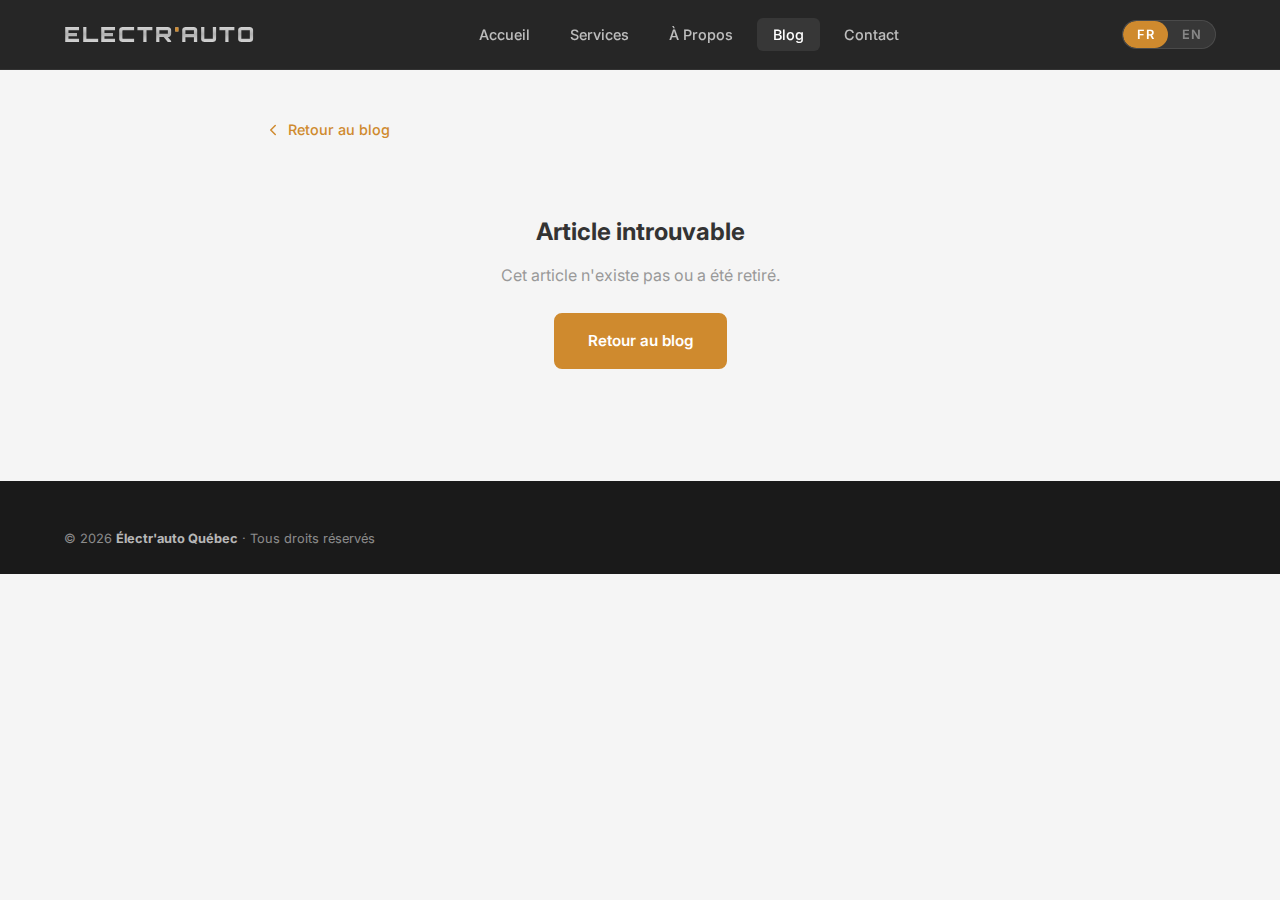
<file: article.html>
<!DOCTYPE html>
<html lang="fr">
<head>
    <meta charset="UTF-8">
    <meta name="viewport" content="width=device-width, initial-scale=1.0">
    <title>Article | Électr'auto Québec</title>
    <meta name="robots" content="noindex, nofollow">
    <link rel="preconnect" href="https://fonts.googleapis.com">
    <link rel="preconnect" href="https://fonts.gstatic.com" crossorigin>
    <link href="https://fonts.googleapis.com/css2?family=Inter:wght@400;500;600;700;800&family=Orbitron:wght@700;800;900&display=swap" rel="stylesheet">
    <link rel="stylesheet" href="css/style.css">
</head>
<body>
    <!-- Auth guard — disabled for local dev, re-enable for production
    <script>
        try {
            if (sessionStorage.getItem('electrauto-preview') !== 'true') {
                window.location.replace('maintenance.html');
            }
        } catch(e) {
            window.location.replace('maintenance.html');
        }
    </script>
    -->

    <!-- Navigation -->
    <nav class="navbar" id="navbar">
        <div class="nav-container">
            <a href="index.html" class="nav-logo">
                <span class="nav-logo-text">ELECTR<span class="apostrophe">'</span>AUTO</span>
            </a>
            <ul class="nav-menu" id="nav-menu">
                <li><a href="index.html" class="nav-link" data-fr="Accueil" data-en="Home">Accueil</a></li>
                <li><a href="index.html#services" class="nav-link" data-fr="Services" data-en="Services">Services</a></li>
                <li><a href="index.html#apropos" class="nav-link" data-fr="À Propos" data-en="About">À Propos</a></li>
                <li><a href="blog.html" class="nav-link active">Blog</a></li>
                <li><a href="index.html#contact" class="nav-link" data-fr="Contact" data-en="Contact">Contact</a></li>
            </ul>
            <div class="nav-right">
                <div class="lang-toggle" role="group" aria-label="Langue / Language">
                    <button class="lang-btn active" id="btn-fr" onclick="setLang('fr')" aria-label="Français">FR</button>
                    <button class="lang-btn" id="btn-en" onclick="setLang('en')" aria-label="English">EN</button>
                </div>
                <button class="hamburger" id="hamburger" aria-label="Menu" aria-expanded="false">
                    <span></span>
                    <span></span>
                    <span></span>
                </button>
            </div>
        </div>
    </nav>

    <!-- Article Content -->
    <main class="article-page" id="article-page">
        <a href="blog.html" class="article-back">
            <svg viewBox="0 0 24 24" fill="none" stroke="currentColor" stroke-width="2" stroke-linecap="round" stroke-linejoin="round"><polyline points="15 18 9 12 15 6"/></svg>
            <span data-fr="Retour au blog" data-en="Back to blog">Retour au blog</span>
        </a>

        <div id="article-loading" style="text-align:center; padding:48px 0; color:var(--gray-400);">
            <p data-fr="Chargement..." data-en="Loading...">Chargement...</p>
        </div>

        <article id="article-content" style="display:none;">
            <div class="article-meta" id="article-date"></div>
            <h1 class="article-title" id="article-title"></h1>
            <img class="article-hero-image" id="article-image" alt="" style="display:none;">
            <div class="article-content" id="article-body"></div>

            <!-- Share -->
            <div class="article-share">
                <span data-fr="Partager" data-en="Share">Partager</span>
                <button class="share-btn" id="share-copy" title="Copier le lien">
                    <svg viewBox="0 0 24 24" fill="none" stroke="currentColor" stroke-width="2" stroke-linecap="round" stroke-linejoin="round"><rect x="9" y="9" width="13" height="13" rx="2" ry="2"/><path d="M5 15H4a2 2 0 0 1-2-2V4a2 2 0 0 1 2-2h9a2 2 0 0 1 2 2v1"/></svg>
                </button>
                <button class="share-btn" id="share-facebook" title="Facebook">
                    <svg viewBox="0 0 24 24" fill="currentColor"><path d="M24 12.073c0-6.627-5.373-12-12-12s-12 5.373-12 12c0 5.99 4.388 10.954 10.125 11.854v-8.385H7.078v-3.47h3.047V9.43c0-3.007 1.792-4.669 4.533-4.669 1.312 0 2.686.235 2.686.235v2.953H15.83c-1.491 0-1.956.925-1.956 1.874v2.25h3.328l-.532 3.47h-2.796v8.385C19.612 23.027 24 18.062 24 12.073z"/></svg>
                </button>
                <button class="share-btn" id="share-x" title="X (Twitter)">
                    <svg viewBox="0 0 24 24" fill="currentColor"><path d="M18.244 2.25h3.308l-7.227 8.26 8.502 11.24H16.17l-5.214-6.817L4.99 21.75H1.68l7.73-8.835L1.254 2.25H8.08l4.713 6.231zm-1.161 17.52h1.833L7.084 4.126H5.117z"/></svg>
                </button>
            </div>
        </article>

        <div id="article-not-found" style="display:none; text-align:center; padding:48px 0;">
            <h2 data-fr="Article introuvable" data-en="Article not found">Article introuvable</h2>
            <p style="color:var(--gray-400); margin-top:12px;" data-fr="Cet article n'existe pas ou a été retiré." data-en="This article doesn't exist or has been removed.">Cet article n'existe pas ou a été retiré.</p>
            <a href="blog.html" class="btn btn-primary" style="margin-top:24px;" data-fr="Retour au blog" data-en="Back to blog">Retour au blog</a>
        </div>
    </main>

    <!-- Footer -->
    <footer class="site-footer">
        <div class="container">
            <div class="footer-bottom" style="border-top:none; padding-top:0;">
                <p>&copy; 2026 <strong>Électr'auto Québec</strong> &middot; <span data-fr="Tous droits réservés" data-en="All rights reserved">Tous droits réservés</span></p>
            </div>
        </div>
    </footer>

    <script src="js/local-articles.js"></script>
    <script src="js/supabase-config.js"></script>
    <script src="js/article.js"></script>
</body>
</html>
</file>
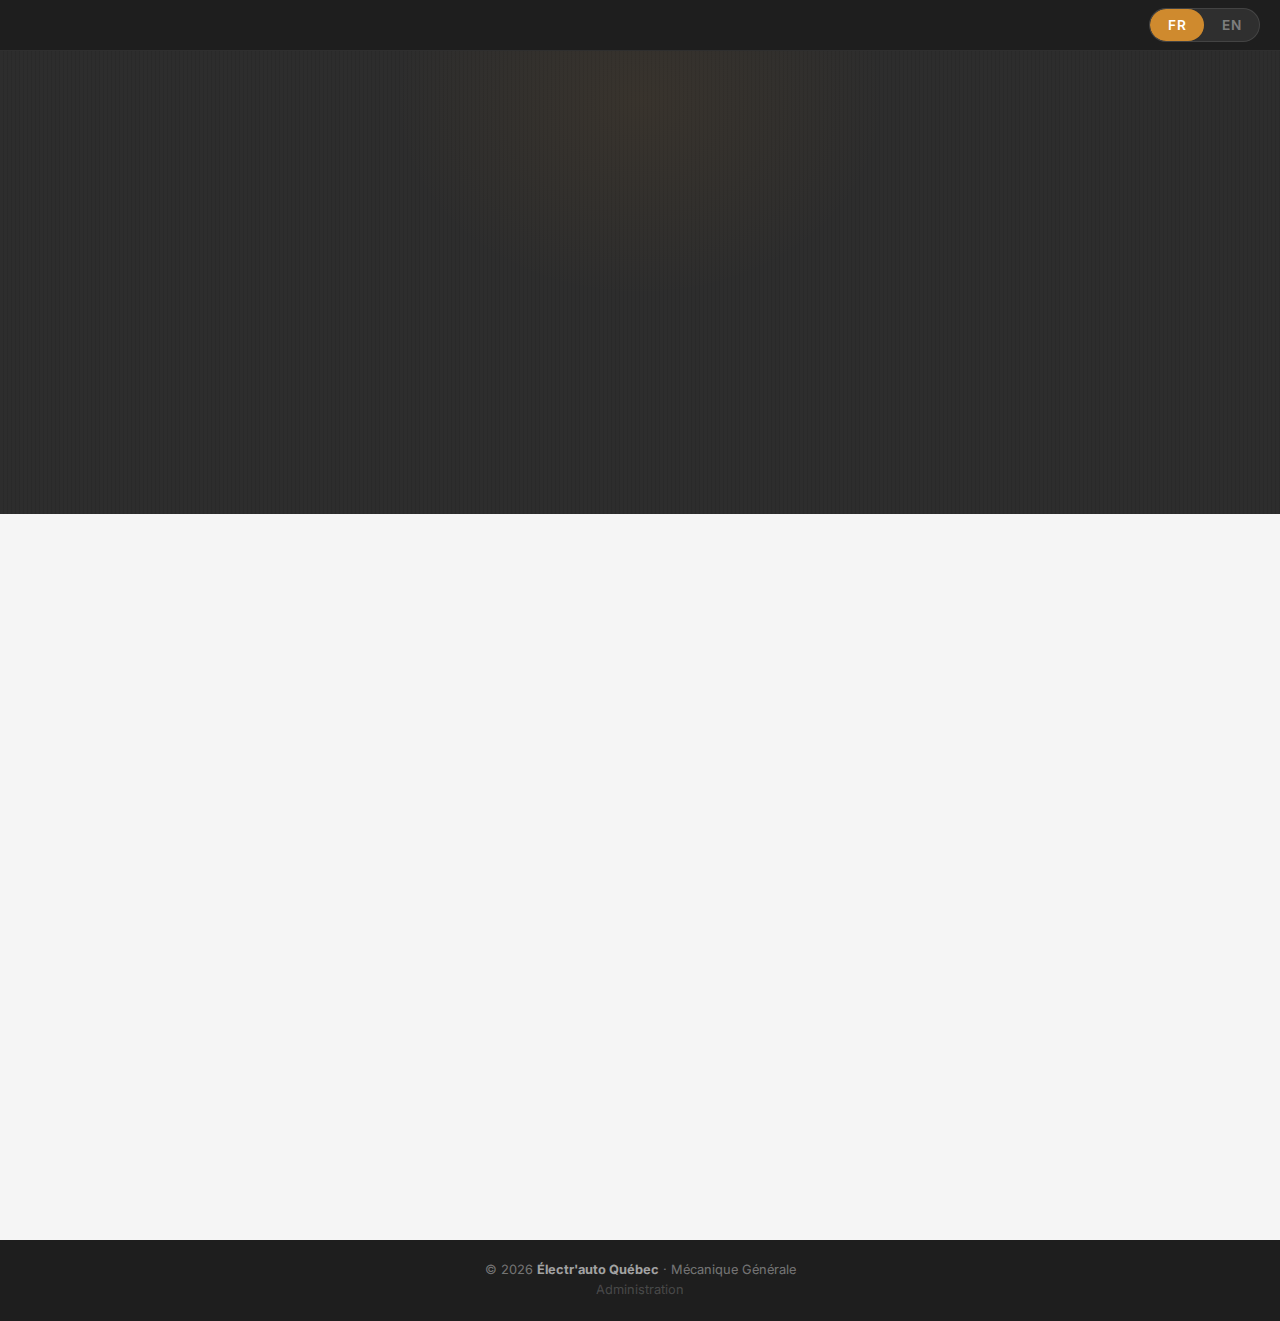
<file: index-old.html>
<!DOCTYPE html>
<html lang="fr">
<head>
    <meta charset="UTF-8">
    <meta name="viewport" content="width=device-width, initial-scale=1.0">
    <title>Électr'auto Québec | Mécanique Générale</title>
    <meta name="description" content="Électr'auto Québec - L'atelier le plus recommandé à Québec pour les problèmes électroniques et électriques de voitures de toutes marques. Entretien et mécanique générale BMW et Audi.">
    <meta name="robots" content="noindex, nofollow">
    <script>
        try {
            if (sessionStorage.getItem('electrauto-preview') !== 'true') {
                window.location.replace('maintenance.html');
            }
        } catch(e) {
            window.location.replace('maintenance.html');
        }
    </script>
    <link rel="preconnect" href="https://fonts.googleapis.com">
    <link rel="preconnect" href="https://fonts.gstatic.com" crossorigin>
    <link href="https://fonts.googleapis.com/css2?family=Inter:wght@400;500;600;700;800&family=Orbitron:wght@700;800;900&display=swap" rel="stylesheet">
    <link rel="stylesheet" href="css/style.css">
</head>
<body>

    <!-- ============================================
         NAVIGATION
         ============================================ -->
    <nav class="navbar" id="navbar">
        <div class="nav-container">
            <a href="#accueil" class="nav-logo">
                <span class="nav-logo-text">ELECTR<span class="apostrophe">'</span>AUTO</span>
            </a>
            <ul class="nav-menu" id="nav-menu">
                <li><a href="#accueil" class="nav-link" data-fr="Accueil" data-en="Home">Accueil</a></li>
                <li><a href="#services" class="nav-link" data-fr="Services" data-en="Services">Services</a></li>
                <li><a href="#apropos" class="nav-link" data-fr="À Propos" data-en="About">À Propos</a></li>
                <li><a href="blog.html" class="nav-link">Blog</a></li>
                <li><a href="#contact" class="nav-link" data-fr="Contact" data-en="Contact">Contact</a></li>
            </ul>
            <div class="nav-right">
                <div class="lang-toggle" role="group" aria-label="Langue / Language">
                    <button class="lang-btn active" id="btn-fr" onclick="setLang('fr')" aria-label="Français">FR</button>
                    <button class="lang-btn" id="btn-en" onclick="setLang('en')" aria-label="English">EN</button>
                </div>
                <button class="hamburger" id="hamburger" aria-label="Menu" aria-expanded="false">
                    <span></span>
                    <span></span>
                    <span></span>
                </button>
            </div>
        </div>
    </nav>

    <!-- ============================================
         HERO
         ============================================ -->
    <section id="accueil" class="hero-section">
        <div class="hero-overlay"></div>
        <div class="hero-content">
            <div class="logo-container">
                <div class="logo-text-main">ELECTR<span class="apostrophe">'</span>AUTO</div>
                <div class="logo-subtitle" data-fr="Mécanique Générale" data-en="General Mechanics">Mécanique Générale</div>
            </div>
            <div class="divider"></div>
            <h1 data-fr="L'atelier le plus recommandé à Québec" data-en="Quebec's most recommended workshop">L'atelier le plus recommandé à Québec</h1>
            <p class="hero-description" data-fr="Spécialistes en problèmes électroniques et électriques de voitures de toutes marques ainsi qu'en entretien et mécanique générale de BMW et Audi." data-en="Specialists in electronic and electrical problems for all vehicle brands, as well as general maintenance and mechanics for BMW and Audi.">Spécialistes en problèmes électroniques et électriques de voitures de toutes marques ainsi qu'en entretien et mécanique générale de BMW et Audi.</p>
            <div class="hero-cta">
                <a href="#contact" class="btn btn-primary" data-fr="Contactez-nous" data-en="Contact Us">Contactez-nous</a>
                <a href="#services" class="btn btn-outline" data-fr="Nos services" data-en="Our Services">Nos services</a>
            </div>
        </div>
    </section>

    <!-- ============================================
         SERVICES
         ============================================ -->
    <section id="services" class="section">
        <div class="container">
            <div class="section-header reveal">
                <h2 data-fr="Nos Services" data-en="Our Services">Nos Services</h2>
                <div class="divider"></div>
                <p class="section-subtitle" data-fr="Vous cherchez un endroit fiable et honnête ainsi que le concessionnaire pour la réparation et l'entretien de votre BMW ou Audi ? Vous avez trouvé, appelez-nous ou envoyez-nous un courriel pour prendre un rendez-vous d'entretien." data-en="Looking for a reliable and honest place for the repair and maintenance of your BMW or Audi? You've found it, call us or send us an email to book a service appointment.">Vous cherchez un endroit fiable et honnête ainsi que le concessionnaire pour la réparation et l'entretien de votre BMW ou Audi ? Vous avez trouvé, appelez-nous ou envoyez-nous un courriel pour prendre un rendez-vous d'entretien.</p>
            </div>

            <!-- Service: Réparation & Entretien Audi - BMW -->
            <div class="service-block reveal">
                <div class="service-content">
                    <h3 data-fr="Réparation & Entretien Audi – BMW" data-en="Audi – BMW Repair & Maintenance">Réparation & Entretien Audi – BMW</h3>
                    <p data-fr="Tous les types de réparations disponibles :" data-en="All types of repairs available:">Tous les types de réparations disponibles :</p>
                    <div class="service-grid">
                        <ul>
                            <li data-fr="Problèmes électroniques" data-en="Electronic problems">Problèmes électroniques</li>
                            <li data-fr="Différentiel quattro et xdrive" data-en="Quattro and xDrive differentials">Différentiel quattro et xdrive</li>
                            <li data-fr="Entretien recommandé" data-en="Recommended maintenance">Entretien recommandé</li>
                            <li data-fr="Boîtes de vitesses" data-en="Transmissions">Boîtes de vitesses</li>
                            <li data-fr="Inspection du véhicule et remise en état" data-en="Vehicle inspection and reconditioning">Inspection du véhicule et remise en état</li>
                            <li data-fr="Révision des freins, des pneus et des pièces de freins" data-en="Brake, tire and brake parts revision">Révision des freins, des pneus et des pièces de freins</li>
                            <li data-fr="Amortisseurs & suspension" data-en="Shocks & suspension">Amortisseurs & suspension</li>
                            <li data-fr="Démarreurs et alternateurs" data-en="Starters and alternators">Démarreurs et alternateurs</li>
                        </ul>
                        <ul>
                            <li data-fr="Système de refroidissement" data-en="Cooling system">Système de refroidissement</li>
                            <li data-fr="Direction" data-en="Steering">Direction</li>
                            <li data-fr="Problème de freins" data-en="Brake problems">Problème de freins</li>
                            <li data-fr="Système de chauffage/dégivreur" data-en="Heating/defroster system">Système de chauffage/dégivreur</li>
                            <li data-fr="Reprogrammation modules électroniques" data-en="Electronic module reprogramming">Reprogrammation modules électroniques</li>
                            <li data-fr="Diagnostic électronique avancé" data-en="Advanced electronic diagnostics">Diagnostic électronique avancé</li>
                            <li data-fr="Système d'échappement" data-en="Exhaust system">Système d'échappement</li>
                        </ul>
                    </div>
                </div>
                <div class="service-image">
                    <div class="image-placeholder" data-icon="car">
                        <svg viewBox="0 0 24 24" fill="none" stroke="currentColor" stroke-width="1.5"><path d="M7 17m-2 0a2 2 0 1 0 4 0a2 2 0 1 0 -4 0"/><path d="M17 17m-2 0a2 2 0 1 0 4 0a2 2 0 1 0 -4 0"/><path d="M5 17H3v-6l2-5h9l4 5h1a2 2 0 0 1 2 2v4h-2m-4 0H9m-6-6h15m-6 0V6"/></svg>
                    </div>
                </div>
            </div>

            <!-- Service: Air climatisé -->
            <div class="service-block service-block--reverse reveal">
                <div class="service-content">
                    <h3 data-fr="Spécialiste en réparation d'air climatisé" data-en="Air Conditioning Repair Specialist">Spécialiste en réparation d'air climatisé</h3>
                    <p data-fr="Que ce soit pour une voiture de marque populaire ou de prestige, nous disposons de tous les outils nécessaires pour réparer votre air climatisé." data-en="Whether for a popular or luxury brand vehicle, we have all the necessary tools to repair your air conditioning.">Que ce soit pour une voiture de marque populaire ou de prestige, nous disposons de tous les outils nécessaires pour réparer votre air climatisé.</p>
                    <a href="#contact" class="btn btn-primary btn-sm" data-fr="En savoir plus" data-en="Learn more">En savoir plus</a>
                </div>
                <div class="service-image">
                    <div class="image-placeholder" data-icon="ac">
                        <svg viewBox="0 0 24 24" fill="none" stroke="currentColor" stroke-width="1.5"><path d="M12 2v4m0 12v4M2 12h4m12 0h4M6.34 6.34l2.83 2.83m5.66 5.66l2.83 2.83M17.66 6.34l-2.83 2.83m-5.66 5.66l-2.83 2.83"/><circle cx="12" cy="12" r="3"/></svg>
                    </div>
                </div>
            </div>

            <!-- Service: Mécanique générale - Entretien -->
            <div class="service-block reveal">
                <div class="service-content">
                    <h3 data-fr="Mécanique générale – Entretien" data-en="General Mechanics – Maintenance">Mécanique générale – Entretien</h3>
                    <p data-fr="L'entretien régulier de votre véhicule automobile permet d'éviter les problèmes majeurs. En remplaçant une pièce mécanique toutes les années on détecte des signes invisibles de fatigue, pour minimiser l'inattendu des dégâts et des coûts." data-en="Regular maintenance of your vehicle helps avoid major problems. By replacing mechanical parts regularly, we detect invisible signs of wear, minimizing unexpected damage and costs.">L'entretien régulier de votre véhicule automobile permet d'éviter les problèmes majeurs. En remplaçant une pièce mécanique toutes les années on détecte des signes invisibles de fatigue, pour minimiser l'inattendu des dégâts et des coûts.</p>
                    <div class="service-list">
                        <div class="service-list-item" data-fr="Inspection de transmission" data-en="Transmission inspection">Inspection de transmission</div>
                        <div class="service-list-item" data-fr="Pneus et pneus" data-en="Tires">Pneus et pneus</div>
                        <div class="service-list-item" data-fr="Freins et direction" data-en="Brakes and steering">Freins et direction</div>
                        <div class="service-list-item" data-fr="Diagnostic du véhicule" data-en="Vehicle diagnostics">Diagnostic du véhicule</div>
                        <div class="service-list-item" data-fr="Inspection de véhicule certifié" data-en="Certified vehicle inspection">Inspection de véhicule certifié</div>
                        <div class="service-list-item" data-fr="Système de refroidissement" data-en="Cooling system">Système de refroidissement</div>
                        <div class="service-list-item" data-fr="Vidange d'huile en moins de 30 min" data-en="Oil change in under 30 min">Vidange d'huile en moins de 30 min</div>
                        <div class="service-list-item" data-fr="Amortisseurs & suspension" data-en="Shocks & suspension">Amortisseurs & suspension</div>
                    </div>
                </div>
                <div class="service-image">
                    <div class="image-placeholder" data-icon="wrench">
                        <svg viewBox="0 0 24 24" fill="none" stroke="currentColor" stroke-width="1.5"><path d="M14.7 6.3a1 1 0 0 0 0 1.4l1.6 1.6a1 1 0 0 0 1.4 0l3.77-3.77a6 6 0 0 1-7.94 7.94l-6.91 6.91a2.12 2.12 0 0 1-3-3l6.91-6.91a6 6 0 0 1 7.94-7.94l-3.76 3.76z"/></svg>
                    </div>
                </div>
            </div>

            <!-- Service: Mécanique générale - Réparation -->
            <div class="service-block service-block--reverse reveal">
                <div class="service-content">
                    <h3 data-fr="Mécanique générale – Réparation" data-en="General Mechanics – Repair">Mécanique générale – Réparation</h3>
                    <p data-fr="Notre personnel est outillé pour identifier une pièce problème, remplacer les pièces et les composants défectueux et effectuer des réparations majeures. Faites-nous confiance en ce qui concerne :" data-en="Our team is equipped to identify problem parts, replace defective pieces and components, and perform major repairs. Trust us for:">Notre personnel est outillé pour identifier une pièce problème, remplacer les pièces et les composants défectueux et effectuer des réparations majeures. Faites-nous confiance en ce qui concerne :</p>
                    <div class="service-list">
                        <div class="service-list-item" data-fr="Reconditionnement de moteurs" data-en="Engine reconditioning">Reconditionnement de moteurs</div>
                        <div class="service-list-item" data-fr="Réparation de transmission automatique" data-en="Automatic transmission repair">Réparation de transmission automatique</div>
                        <div class="service-list-item" data-fr="Diagnostic complet" data-en="Complete diagnostics">Diagnostic complet</div>
                        <div class="service-list-item" data-fr="Direction/suspension" data-en="Steering/suspension">Direction/suspension</div>
                        <div class="service-list-item" data-fr="Système d'échappement" data-en="Exhaust system">Système d'échappement</div>
                        <div class="service-list-item" data-fr="Climatisation" data-en="Air conditioning">Climatisation</div>
                        <div class="service-list-item" data-fr="Problèmes électroniques et électriques" data-en="Electronic and electrical problems">Problèmes électroniques et électriques</div>
                        <div class="service-list-item" data-fr="Système de refroidissement" data-en="Cooling system">Système de refroidissement</div>
                    </div>
                </div>
                <div class="service-image">
                    <div class="image-placeholder" data-icon="engine">
                        <svg viewBox="0 0 24 24" fill="none" stroke="currentColor" stroke-width="1.5"><rect x="2" y="6" width="20" height="12" rx="2"/><path d="M6 6V4m4 2V4m4 2V4m4 2V4M6 18v2m4-2v2m4-2v2m4-2v2"/><circle cx="12" cy="12" r="3"/></svg>
                    </div>
                </div>
            </div>

            <!-- Service: Diagnostic électronique avancé -->
            <div class="service-block reveal">
                <div class="service-content">
                    <h3 data-fr="Diagnostic électronique avancé" data-en="Advanced Electronic Diagnostics">Diagnostic électronique avancé</h3>
                    <p data-fr="Notre système de diagnostic avancé permet d'identifier efficacement l'origine de problèmes électroniques, incluant :" data-en="Our advanced diagnostics system efficiently identifies the origin of electronic problems, including:">Notre système de diagnostic avancé permet d'identifier efficacement l'origine de problèmes électroniques, incluant :</p>
                    <div class="service-list">
                        <div class="service-list-item" data-fr="Vérification des problèmes d'admission et de combustion" data-en="Intake and combustion problem verification">Vérification des problèmes d'admission et de combustion</div>
                        <div class="service-list-item" data-fr="Évaluation des composants et des systèmes électroniques" data-en="Electronic component and system evaluation">Évaluation des composants et des systèmes électroniques</div>
                        <div class="service-list-item" data-fr="Mesure des paramètres" data-en="Parameter measurement">Mesure des paramètres</div>
                        <div class="service-list-item" data-fr="Tests des équipements électroniques" data-en="Electronic equipment testing">Tests des équipements électroniques</div>
                    </div>
                </div>
                <div class="service-image">
                    <div class="image-placeholder" data-icon="diagnostic">
                        <svg viewBox="0 0 24 24" fill="none" stroke="currentColor" stroke-width="1.5"><rect x="2" y="3" width="20" height="14" rx="2"/><path d="M8 21h8m-4-4v4"/><path d="M7 10l3 3 4-5 3 2"/></svg>
                    </div>
                </div>
            </div>

            <!-- Service: Reprogrammation -->
            <div class="service-block service-block--reverse reveal">
                <div class="service-content">
                    <h3 data-fr="Reprogrammation de modules électroniques" data-en="Electronic Module Reprogramming">Reprogrammation de modules électroniques</h3>
                    <p data-fr="Lors d'un remplacement de pièces de véhicule moderne, une reprogrammation ou une mise à jour du système d'exploitation est souvent nécessaire. Notre expertise dans ce domaine, ce qui fait de nous l'atelier de référence à Québec." data-en="When replacing parts on modern vehicles, reprogramming or an operating system update is often required. Our expertise in this field makes us the reference workshop in Quebec City.">Lors d'un remplacement de pièces de véhicule moderne, une reprogrammation ou une mise à jour du système d'exploitation est souvent nécessaire. Notre expertise dans ce domaine, ce qui fait de nous l'atelier de référence à Québec.</p>
                </div>
                <div class="service-image">
                    <div class="image-placeholder" data-icon="chip">
                        <svg viewBox="0 0 24 24" fill="none" stroke="currentColor" stroke-width="1.5"><rect x="5" y="5" width="14" height="14" rx="2"/><path d="M9 2v3m6-3v3M9 19v3m6-3v3M2 9h3m-3 6h3M19 9h3m-3 6h3"/><rect x="9" y="9" width="6" height="6" rx="1"/></svg>
                    </div>
                </div>
            </div>

            <!-- Service: Dynamomètre -->
            <div class="service-block reveal">
                <div class="service-content">
                    <h3 data-fr="Ajustement sur dynamomètre pour véhicule de performance" data-en="Dynamometer Tuning for Performance Vehicles">Ajustement sur dynamomètre pour véhicule de performance</h3>
                    <p data-fr="Le réglage de performance vise à tirer le meilleur d'un véhicule à tous les niveaux, fiabilité et puissance. L'ordre de réglage chronique et les différentes étapes et règles du domaine que nous respectons font que les voitures de course, les voitures de rue et les véhicules à fibre accélèrent." data-en="Performance tuning aims to get the best out of a vehicle at all levels, reliability and power. The chronological tuning order and the different stages and rules that we follow ensure that race cars, street cars, and performance vehicles accelerate optimally.">Le réglage de performance vise à tirer le meilleur d'un véhicule à tous les niveaux, fiabilité et puissance. L'ordre de réglage chronique et les différentes étapes et règles du domaine que nous respectons font que les voitures de course, les voitures de rue et les véhicules à fibre accélèrent.</p>
                </div>
                <div class="service-image">
                    <div class="image-placeholder" data-icon="gauge">
                        <svg viewBox="0 0 24 24" fill="none" stroke="currentColor" stroke-width="1.5"><path d="M12 12m-9 0a9 9 0 1 0 18 0a9 9 0 1 0 -18 0"/><path d="M12 12l4-4"/><path d="M12 7v1"/><path d="M7 12h1"/><path d="M17 12h1"/></svg>
                    </div>
                </div>
            </div>

            <!-- Service: Comptoir de pièces -->
            <div class="service-block service-block--alt reveal">
                <div class="service-content" style="text-align:center; max-width: 700px; margin: 0 auto;">
                    <h3 data-fr="Comptoir de pièces et d'accessoires" data-en="Parts and Accessories Counter">Comptoir de pièces et d'accessoires</h3>
                    <p data-fr="Nous disposons d'un accès rapide à l'ensemble des pièces nécessaires à l'entretien et la réparation des véhicules de toutes marques." data-en="We have quick access to all the parts needed for the maintenance and repair of vehicles of all brands.">Nous disposons d'un accès rapide à l'ensemble des pièces nécessaires à l'entretien et la réparation des véhicules de toutes marques.</p>
                    <p class="highlight-text" data-fr="Communiquez avec nous pour nous soumettre votre besoin et nous vous aiderons à trouver la solution." data-en="Contact us with your needs and we'll help you find the solution.">Communiquez avec nous pour nous soumettre votre besoin et nous vous aiderons à trouver la solution.</p>
                </div>
            </div>
        </div>
    </section>

    <!-- ============================================
         À PROPOS
         ============================================ -->
    <section id="apropos" class="section section--dark">
        <div class="container">
            <div class="section-header reveal">
                <h2 data-fr="À Propos" data-en="About Us">À Propos</h2>
                <div class="divider"></div>
            </div>

            <div class="about-block reveal">
                <div class="about-content">
                    <h3 data-fr="Une entreprise familiale depuis 2004" data-en="A family business since 2004">Une entreprise familiale depuis 2004</h3>
                    <p data-fr="Notre mission est d'optimiser le rendement des véhicules automobiles en fonction des attentes de la clientèle. Nous avons constitué une équipe fière et dynamique ayant à cœur de vous offrir un service de mécanique courtois et transparent depuis plus de 15 ans." data-en="Our mission is to optimize vehicle performance according to customer expectations. We have built a proud and dynamic team dedicated to providing courteous and transparent mechanical service for over 15 years.">Notre mission est d'optimiser le rendement des véhicules automobiles en fonction des attentes de la clientèle. Nous avons constitué une équipe fière et dynamique ayant à cœur de vous offrir un service de mécanique courtois et transparent depuis plus de 15 ans.</p>
                    <p data-fr="Électr'auto est aussi une entreprise spécialisée dans les systèmes électriques et électroniques et nous sommes en mesure d'effectuer le calibrage des performances de votre voiture." data-en="Électr'auto is also a company specialized in electrical and electronic systems and we are able to calibrate the performance of your car.">Électr'auto est aussi une entreprise spécialisée dans les systèmes électriques et électroniques et nous sommes en mesure d'effectuer le calibrage des performances de votre voiture.</p>
                    <p data-fr="Notre désir sincère est de nous classer parmi les meilleurs et d'offrir les services en atelier les plus complets et les plus expérimentés de la grande région de Québec." data-en="Our sincere desire is to rank among the best and offer the most complete and experienced workshop services in the greater Quebec City area.">Notre désir sincère est de nous classer parmi les meilleurs et d'offrir les services en atelier les plus complets et les plus expérimentés de la grande région de Québec.</p>
                </div>
                <div class="about-image">
                    <div class="image-placeholder image-placeholder--large" data-icon="shop">
                        <svg viewBox="0 0 24 24" fill="none" stroke="currentColor" stroke-width="1.5"><path d="M3 21h18M3 7v1a3 3 0 0 0 6 0V7m0 1a3 3 0 0 0 6 0V7m0 1a3 3 0 0 0 6 0V7M5 21V10.85M19 21V10.85M9 21v-5a2 2 0 0 1 2-2h2a2 2 0 0 1 2 2v5M2 7l2-4h16l2 4"/></svg>
                    </div>
                </div>
            </div>

            <div class="about-passion reveal">
                <p data-fr="Oui, notre passion c'est les voitures, la mécanique automobile et les systèmes électriques, mais notre bonheur c'est de bien servir notre clientèle. C'est pourquoi, nous sommes constamment à l'affût de nouvelles technologies et de nouvelles méthodes de travail permettant de vous faire profiter des meilleures performances que peut vous offrir votre véhicule." data-en="Yes, our passion is cars, automotive mechanics and electrical systems, but our joy is serving our customers well. That's why we are constantly on the lookout for new technologies and working methods to help you get the best performance from your vehicle.">Oui, notre passion c'est les voitures, la mécanique automobile et les systèmes électriques, mais notre bonheur c'est de bien servir notre clientèle. C'est pourquoi, nous sommes constamment à l'affût de nouvelles technologies et de nouvelles méthodes de travail permettant de vous faire profiter des meilleures performances que peut vous offrir votre véhicule.</p>
                <p data-fr="Spécialisés dans les problèmes électriques et électroniques, nous pouvons aisément programmer votre ordinateur de bord, mais aussi effectuer le reconditionnement des moteurs, réparer ou remplacer votre système de freinage, le système de refroidissement et tout autre dispositif de votre automobile." data-en="Specialized in electrical and electronic problems, we can easily program your on-board computer, as well as recondition engines, repair or replace your braking system, cooling system, and any other device in your automobile.">Spécialisés dans les problèmes électriques et électroniques, nous pouvons aisément programmer votre ordinateur de bord, mais aussi effectuer le reconditionnement des moteurs, réparer ou remplacer votre système de freinage, le système de refroidissement et tout autre dispositif de votre automobile.</p>
            </div>
        </div>
    </section>

    <!-- ============================================
         BLOG APERÇU
         ============================================ -->
    <section id="blog" class="section">
        <div class="container">
            <div class="section-header reveal">
                <h2 data-fr="Dernières nouvelles" data-en="Latest News">Dernières nouvelles</h2>
                <div class="divider"></div>
            </div>

            <div class="blog-grid" id="blog-preview">
                <!-- Articles chargés dynamiquement depuis Supabase -->
                <div class="blog-empty reveal" id="blog-empty">
                    <p data-fr="Aucun article pour le moment. Revenez bientôt!" data-en="No articles yet. Check back soon!">Aucun article pour le moment. Revenez bientôt!</p>
                </div>
            </div>

            <div class="text-center reveal" style="margin-top: 32px;">
                <a href="blog.html" class="btn btn-outline" data-fr="Voir tous les articles" data-en="View all articles">Voir tous les articles</a>
            </div>
        </div>
    </section>

    <!-- ============================================
         CONTACT
         ============================================ -->
    <section id="contact" class="section section--dark">
        <div class="container">
            <div class="section-header reveal">
                <h2 data-fr="Contactez-nous" data-en="Contact Us">Contactez-nous</h2>
                <div class="divider"></div>
            </div>

            <div class="contact-layout">
                <!-- Contact Cards -->
                <div class="contact-cards reveal">
                    <!-- Phone -->
                    <a href="tel:+14186669769" class="card card-phone">
                        <div class="card-icon">
                            <svg viewBox="0 0 24 24" fill="none" stroke="currentColor" stroke-width="2" stroke-linecap="round" stroke-linejoin="round"><path d="M22 16.92v3a2 2 0 0 1-2.18 2 19.79 19.79 0 0 1-8.63-3.07 19.5 19.5 0 0 1-6-6 19.79 19.79 0 0 1-3.07-8.67A2 2 0 0 1 4.11 2h3a2 2 0 0 1 2 1.72 12.84 12.84 0 0 0 .7 2.81 2 2 0 0 1-.45 2.11L8.09 9.91a16 16 0 0 0 6 6l1.27-1.27a2 2 0 0 1 2.11-.45 12.84 12.84 0 0 0 2.81.7A2 2 0 0 1 22 16.92z"/></svg>
                        </div>
                        <div class="card-body">
                            <h3 data-fr="Téléphone" data-en="Phone">Téléphone</h3>
                            <p>1.418.666.9769</p>
                        </div>
                        <div class="card-arrow">
                            <svg viewBox="0 0 24 24" fill="none" stroke="currentColor" stroke-width="2" stroke-linecap="round" stroke-linejoin="round"><polyline points="9 18 15 12 9 6"/></svg>
                        </div>
                    </a>

                    <!-- Fax -->
                    <div class="card">
                        <div class="card-icon">
                            <svg viewBox="0 0 24 24" fill="none" stroke="currentColor" stroke-width="2" stroke-linecap="round" stroke-linejoin="round"><rect x="2" y="7" width="20" height="14" rx="2"/><path d="M16 3h-8v4h8z"/><circle cx="12" cy="14" r="2"/></svg>
                        </div>
                        <div class="card-body">
                            <h3 data-fr="Télécopieur" data-en="Fax">Télécopieur</h3>
                            <p>(418) 666-8920</p>
                        </div>
                    </div>

                    <!-- Address -->
                    <a href="https://maps.google.com/?q=2485+Boulevard+Wilfrid-Hamel+Quebec+QC+G1P+2H9" target="_blank" rel="noopener" class="card">
                        <div class="card-icon">
                            <svg viewBox="0 0 24 24" fill="none" stroke="currentColor" stroke-width="2" stroke-linecap="round" stroke-linejoin="round"><path d="M21 10c0 7-9 13-9 13s-9-6-9-13a9 9 0 0 1 18 0z"/><circle cx="12" cy="10" r="3"/></svg>
                        </div>
                        <div class="card-body">
                            <h3 data-fr="Adresse" data-en="Address">Adresse</h3>
                            <p>2485, boul. Wilfrid-Hamel<br>Québec (QC) G1P 2H9</p>
                        </div>
                        <div class="card-arrow">
                            <svg viewBox="0 0 24 24" fill="none" stroke="currentColor" stroke-width="2" stroke-linecap="round" stroke-linejoin="round"><polyline points="9 18 15 12 9 6"/></svg>
                        </div>
                    </a>

                    <!-- Email -->
                    <a href="mailto:info@electrautoquebec.com" class="card">
                        <div class="card-icon">
                            <svg viewBox="0 0 24 24" fill="none" stroke="currentColor" stroke-width="2" stroke-linecap="round" stroke-linejoin="round"><path d="M4 4h16c1.1 0 2 .9 2 2v12c0 1.1-.9 2-2 2H4c-1.1 0-2-.9-2-2V6c0-1.1.9-2 2-2z"/><polyline points="22,6 12,13 2,6"/></svg>
                        </div>
                        <div class="card-body">
                            <h3 data-fr="Courriel" data-en="Email">Courriel</h3>
                            <p>info@electrautoquebec.com</p>
                        </div>
                        <div class="card-arrow">
                            <svg viewBox="0 0 24 24" fill="none" stroke="currentColor" stroke-width="2" stroke-linecap="round" stroke-linejoin="round"><polyline points="9 18 15 12 9 6"/></svg>
                        </div>
                    </a>

                    <!-- Hours -->
                    <div class="card hours-card">
                        <div class="card-icon">
                            <svg viewBox="0 0 24 24" fill="none" stroke="currentColor" stroke-width="2" stroke-linecap="round" stroke-linejoin="round"><circle cx="12" cy="12" r="10"/><polyline points="12 6 12 12 16 14"/></svg>
                        </div>
                        <div class="card-body">
                            <h3 data-fr="Heures d'ouverture" data-en="Business Hours">Heures d'ouverture</h3>
                            <div class="hours-rows">
                                <div class="hours-row">
                                    <span class="day" data-fr="Lundi au vendredi" data-en="Monday to Friday">Lundi au vendredi</span>
                                    <span class="time">8h &ndash; 17h</span>
                                </div>
                                <div class="hours-row">
                                    <span class="day" data-fr="Samedi et dimanche" data-en="Saturday &amp; Sunday">Samedi et dimanche</span>
                                    <span class="time closed" data-fr="Fermé" data-en="Closed">Fermé</span>
                                </div>
                            </div>
                        </div>
                    </div>

                    <!-- Facebook -->
                    <a href="https://www.facebook.com/electrautoquebec" target="_blank" rel="noopener" class="card card-facebook">
                        <div class="card-icon">
                            <svg viewBox="0 0 24 24" fill="currentColor"><path d="M24 12.073c0-6.627-5.373-12-12-12s-12 5.373-12 12c0 5.99 4.388 10.954 10.125 11.854v-8.385H7.078v-3.47h3.047V9.43c0-3.007 1.792-4.669 4.533-4.669 1.312 0 2.686.235 2.686.235v2.953H15.83c-1.491 0-1.956.925-1.956 1.874v2.25h3.328l-.532 3.47h-2.796v8.385C19.612 23.027 24 18.062 24 12.073z"/></svg>
                        </div>
                        <div class="card-body">
                            <h3>Facebook</h3>
                            <p data-fr="Suivez-nous" data-en="Follow us">Suivez-nous</p>
                        </div>
                        <div class="card-arrow">
                            <svg viewBox="0 0 24 24" fill="none" stroke="currentColor" stroke-width="2" stroke-linecap="round" stroke-linejoin="round"><polyline points="9 18 15 12 9 6"/></svg>
                        </div>
                    </a>
                </div>

                <!-- Contact Form -->
                <div class="contact-form-wrapper reveal">
                    <h3 data-fr="Envoyez-nous un message" data-en="Send us a message">Envoyez-nous un message</h3>
                    <form id="contact-form" class="contact-form">
                        <div class="form-group">
                            <label for="contact-name" data-fr="Nom" data-en="Name">Nom</label>
                            <input type="text" id="contact-name" name="name" required>
                        </div>
                        <div class="form-group">
                            <label for="contact-email" data-fr="Courriel" data-en="Email">Courriel</label>
                            <input type="email" id="contact-email" name="email" required>
                        </div>
                        <div class="form-group">
                            <label for="contact-phone" data-fr="Téléphone" data-en="Phone">Téléphone</label>
                            <input type="tel" id="contact-phone" name="phone">
                        </div>
                        <div class="form-group">
                            <label for="contact-message" data-fr="Message" data-en="Message">Message</label>
                            <textarea id="contact-message" name="message" rows="5" required></textarea>
                        </div>
                        <button type="submit" class="btn btn-primary btn-full" data-fr="Envoyer" data-en="Send">Envoyer</button>
                        <div class="form-status" id="form-status"></div>
                    </form>
                </div>
            </div>
        </div>
    </section>

    <!-- ============================================
         FOOTER
         ============================================ -->
    <footer class="site-footer">
        <div class="container">
            <div class="footer-grid">
                <div class="footer-brand">
                    <div class="footer-logo">ELECTR<span class="apostrophe">'</span>AUTO</div>
                    <p data-fr="Mécanique Générale" data-en="General Mechanics">Mécanique Générale</p>
                    <p class="footer-address">2485, boul. Wilfrid-Hamel<br>Québec (QC) G1P 2H9</p>
                </div>
                <div class="footer-links">
                    <h4 data-fr="Navigation" data-en="Navigation">Navigation</h4>
                    <ul>
                        <li><a href="#accueil" data-fr="Accueil" data-en="Home">Accueil</a></li>
                        <li><a href="#services" data-fr="Services" data-en="Services">Services</a></li>
                        <li><a href="#apropos" data-fr="À Propos" data-en="About">À Propos</a></li>
                        <li><a href="blog.html">Blog</a></li>
                        <li><a href="#contact" data-fr="Contact" data-en="Contact">Contact</a></li>
                    </ul>
                </div>
                <div class="footer-contact">
                    <h4 data-fr="Contact" data-en="Contact">Contact</h4>
                    <p><a href="tel:+14186669769">1.418.666.9769</a></p>
                    <p><a href="mailto:info@electrautoquebec.com">info@electrautoquebec.com</a></p>
                    <p data-fr="Lun-Ven : 8h – 17h" data-en="Mon-Fri: 8am – 5pm">Lun-Ven : 8h – 17h</p>
                </div>
            </div>
            <div class="footer-bottom">
                <p>&copy; 2026 <strong>Électr'auto Québec</strong> &middot; <span data-fr="Tous droits réservés" data-en="All rights reserved">Tous droits réservés</span></p>
                <a href="admin.html" class="admin-link" data-fr="Administration" data-en="Administration">Administration</a>
            </div>
        </div>
    </footer>

    <script src="js/supabase-config.js"></script>
    <script src="js/main.js"></script>
</body>
</html>
</file>
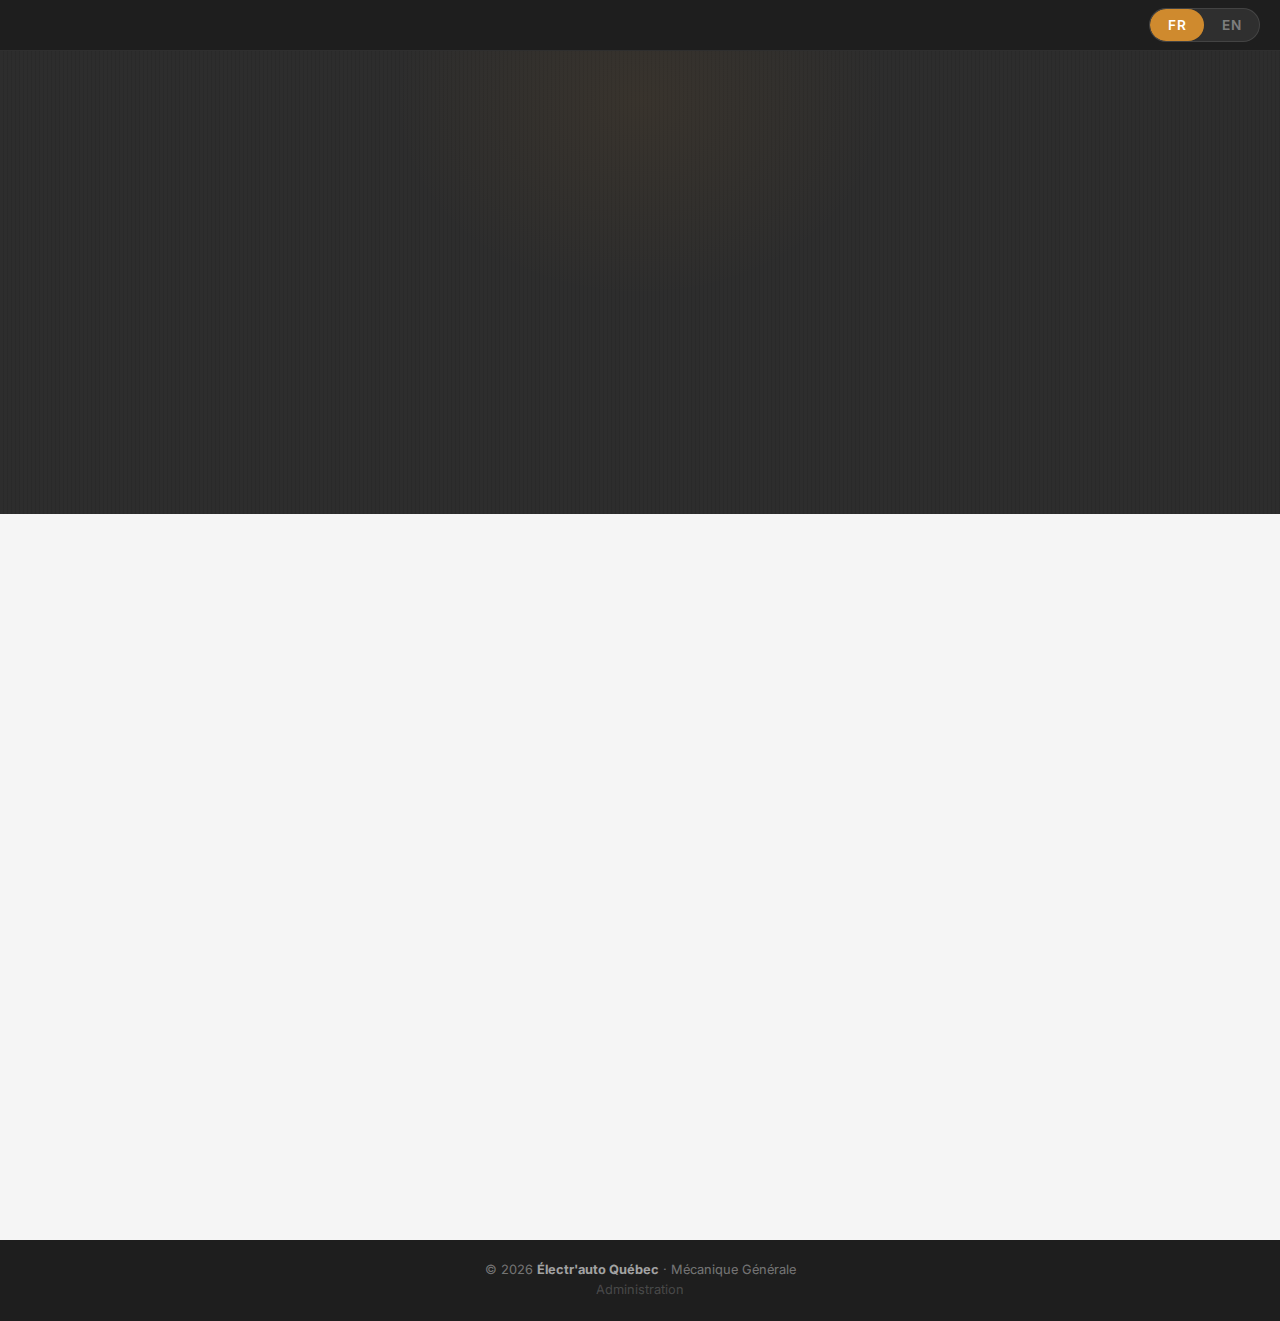
<file: index-v2.html>
<!DOCTYPE html>
<html lang="fr">
<head>
    <meta charset="UTF-8">
    <meta name="viewport" content="width=device-width, initial-scale=1.0">
    <title>Électr'auto Québec | Mécanique Générale</title>
    <meta name="description" content="Électr'auto Québec - L'atelier le plus recommandé à Québec pour les problèmes électroniques et électriques de voitures de toutes marques.">
    <meta name="robots" content="noindex, nofollow">
    <script>
        try {
            if (sessionStorage.getItem('electrauto-preview') !== 'true') {
                window.location.replace('maintenance.html');
            }
        } catch(e) {
            window.location.replace('maintenance.html');
        }
    </script>
    <link rel="preconnect" href="https://fonts.googleapis.com">
    <link rel="preconnect" href="https://fonts.gstatic.com" crossorigin>
    <link href="https://fonts.googleapis.com/css2?family=Inter:wght@300;400;500;600;700;800;900&family=Orbitron:wght@700;800;900&display=swap" rel="stylesheet">
    <link rel="stylesheet" href="css/v2.css">
</head>
<body>

    <!-- ========== NAVBAR ========== -->
    <nav class="nav" id="nav">
        <div class="nav__inner">
            <a href="#hero" class="nav__brand">
                ELECTR<span class="o">&#8217;</span>AUTO
            </a>
            <ul class="nav__links" id="nav-links">
                <li><a href="#hero" data-fr="Accueil" data-en="Home">Accueil</a></li>
                <li><a href="#services" data-fr="Services" data-en="Services">Services</a></li>
                <li><a href="#about" data-fr="À Propos" data-en="About">À Propos</a></li>
                <li><a href="blog.html">Blog</a></li>
                <li class="nav__links--mobile-only"><a href="rendez-vous.html" data-fr="Rendez-vous" data-en="Appointment">Rendez-vous</a></li>
                <li class="nav__links--mobile-only"><a href="#contact" data-fr="Contact" data-en="Contact">Contact</a></li>
                <li class="nav__theme-menu">
                    <div class="theme-toggle" id="theme-toggle-menu" role="switch" aria-label="Changer le thème">
                        <span class="theme-toggle__opt theme-toggle__opt--sun">
                            <svg viewBox="0 0 24 24" fill="none" stroke="currentColor" stroke-width="2"><circle cx="12" cy="12" r="5"/><path d="M12 1v2m0 18v2M4.22 4.22l1.42 1.42m12.72 12.72l1.42 1.42M1 12h2m18 0h2M4.22 19.78l1.42-1.42M18.36 5.64l1.42-1.42"/></svg>
                        </span>
                        <span class="theme-toggle__opt theme-toggle__opt--moon">
                            <svg viewBox="0 0 24 24" fill="none" stroke="currentColor" stroke-width="2"><path d="M21 12.79A9 9 0 1 1 11.21 3 7 7 0 0 0 21 12.79z"/></svg>
                        </span>
                    </div>
                </li>
            </ul>
            <div class="nav__actions">
                <a href="rendez-vous.html" class="nav__shortcut" data-fr="Rendez-vous" data-en="Appointment">Rendez-vous</a>
                <a href="#contact" class="nav__shortcut" data-fr="Contact" data-en="Contact">Contact</a>
                <div class="theme-toggle" id="theme-toggle" role="switch" aria-label="Changer le thème">
                    <span class="theme-toggle__opt theme-toggle__opt--sun">
                        <svg viewBox="0 0 24 24" fill="none" stroke="currentColor" stroke-width="2"><circle cx="12" cy="12" r="5"/><path d="M12 1v2m0 18v2M4.22 4.22l1.42 1.42m12.72 12.72l1.42 1.42M1 12h2m18 0h2M4.22 19.78l1.42-1.42M18.36 5.64l1.42-1.42"/></svg>
                    </span>
                    <span class="theme-toggle__opt theme-toggle__opt--moon">
                        <svg viewBox="0 0 24 24" fill="none" stroke="currentColor" stroke-width="2"><path d="M21 12.79A9 9 0 1 1 11.21 3 7 7 0 0 0 21 12.79z"/></svg>
                    </span>
                </div>
                <div class="lang" role="group">
                    <button class="lang__btn active" id="btn-fr" onclick="setLang('fr')">FR</button>
                    <button class="lang__btn" id="btn-en" onclick="setLang('en')">EN</button>
                </div>
                <button class="burger" id="burger" aria-label="Menu">
                    <span></span><span></span><span></span>
                </button>
            </div>
        </div>
    </nav>

    <!-- ========== HERO ========== -->
    <section id="hero" class="hero hero--carbon hero--txt-bottom">
        <div class="hero__bg"></div>
        <div class="hero__content">
            <span class="hero__tag" data-fr="Spécialistes BMW et Audi" data-en="BMW and Audi Specialists">Spécialistes BMW et Audi</span>
            <h1>
                <span class="hero__line1" data-fr="L'expertise" data-en="The expertise">L'expertise</span>
                <span class="hero__line2" data-fr="automobile" data-en="automotive">automobile</span>
                <span class="hero__line3" data-fr="à votre service." data-en="at your service.">à votre service.</span>
            </h1>
            <p class="hero__desc" data-fr="Experts en problèmes électroniques et électriques de voitures de toutes marques. Entretien et mécanique générale." data-en="Experts in electronic and electrical car problems for all makes. Maintenance and general mechanics.">Experts en problèmes électroniques et électriques de voitures de toutes marques. Entretien et mécanique générale.</p>
            <div class="hero__actions">
                <a href="rendez-vous.html" class="btn btn--primary">
                    <svg viewBox="0 0 24 24" fill="none" stroke="currentColor" stroke-width="2"><rect x="3" y="4" width="18" height="18" rx="2"/><path d="M16 2v4M8 2v4M3 10h18"/></svg>
                    <span data-fr="Prendre rendez-vous" data-en="Book an Appointment">Prendre rendez-vous</span>
                </a>
                <a href="#services" class="btn btn--ghost" data-fr="Voir nos services" data-en="View our services">Voir nos services</a>
            </div>
        </div>
        <div class="hero__scroll">
            <svg viewBox="0 0 24 24" fill="none" stroke="currentColor" stroke-width="2"><path d="M12 5v14m-7-7l7 7 7-7"/></svg>
        </div>
    </section>

    <!-- ========== SERVICES INTRO ========== -->
    <section id="services" class="section">
        <div class="wrap">
            <div class="section__head reveal">
                <span class="section__tag" data-fr="Ce que nous faisons" data-en="What we do">Ce que nous faisons</span>
                <h2 data-fr="Services spécialisés" data-en="Specialized Services">Services spécialisés</h2>
                <p data-fr="Vous cherchez un endroit fiable et honnête pour la réparation et l'entretien de votre véhicule ? Vous avez trouvé." data-en="Looking for a reliable and honest place for the repair and maintenance of your vehicle? You've found it.">Vous cherchez un endroit fiable et honnête pour la réparation et l'entretien de votre véhicule ? Vous avez trouvé.</p>
            </div>

            <!-- Services Grid — 6 cards (expand fullwidth) -->
            <div class="services-grid" id="services-grid">

                <div class="scard reveal">
                    <div class="scard__icon">
                        <svg viewBox="0 0 24 24" fill="none" stroke="currentColor" stroke-width="1.5"><path d="M7 17m-2 0a2 2 0 1 0 4 0a2 2 0 1 0-4 0"/><path d="M17 17m-2 0a2 2 0 1 0 4 0a2 2 0 1 0-4 0"/><path d="M5 17H3v-6l2-5h9l4 5h1a2 2 0 0 1 2 2v4h-2m-4 0H9m-6-6h15m-6 0V6"/></svg>
                    </div>
                    <h3 data-fr="Spécialistes Audi et BMW" data-en="Audi & BMW Specialists">Spécialistes Audi et BMW</h3>
                    <p data-fr="Vous cherchez un endroit fiable et honnête pour la réparation et l'entretien de votre BMW ou Audi ? Vous avez trouvé." data-en="Looking for a reliable and honest place for the repair and maintenance of your BMW or Audi? You've found it.">Vous cherchez un endroit fiable et honnête pour la réparation et l'entretien de votre BMW ou Audi ? Vous avez trouvé.</p>
                    <button class="scard__more" onclick="toggleService(this.parentElement)" data-fr="Détails" data-en="Details">Détails <svg viewBox="0 0 24 24" fill="none" stroke="currentColor" stroke-width="2.5" stroke-linecap="round" stroke-linejoin="round"><path d="M6 9l6 6 6-6"/></svg></button>
                    <button class="scard__close" onclick="event.stopPropagation(); toggleService(this.closest('.scard'))" aria-label="Fermer">
                        <svg viewBox="0 0 24 24" fill="none" stroke="currentColor" stroke-width="2" stroke-linecap="round"><path d="M18 6L6 18M6 6l12 12"/></svg>
                    </button>
                    <div class="scard__details">
                        <span class="scard__details-title" data-fr="Toutes les réparations disponibles :" data-en="All available repairs:">Toutes les réparations disponibles :</span>
                        <ul class="scard__list">
                            <li data-fr="Problèmes électroniques" data-en="Electronic problems">Problèmes électroniques</li>
                            <li data-fr="Différentiel quattro et xDrive" data-en="Quattro and xDrive differentials">Différentiel quattro et xDrive</li>
                            <li data-fr="Entretien recommandé" data-en="Recommended maintenance">Entretien recommandé</li>
                            <li data-fr="Système de refroidissement" data-en="Cooling system">Système de refroidissement</li>
                            <li data-fr="Boîtes de vitesses" data-en="Transmissions">Boîtes de vitesses</li>
                            <li data-fr="Direction" data-en="Steering">Direction</li>
                            <li data-fr="Inspection du véhicule et remise en état" data-en="Vehicle inspection and reconditioning">Inspection du véhicule et remise en état</li>
                            <li data-fr="Problème de freins" data-en="Brake problems">Problème de freins</li>
                            <li data-fr="Révision des freins, pneus et pièces" data-en="Brakes, tires and parts revision">Révision des freins, pneus et pièces</li>
                            <li data-fr="Amortisseurs & suspension" data-en="Shock absorbers & suspension">Amortisseurs & suspension</li>
                            <li data-fr="Système de chauffage / dégivreur" data-en="Heating / defroster system">Système de chauffage / dégivreur</li>
                            <li data-fr="Démarreurs et alternateurs" data-en="Starters and alternators">Démarreurs et alternateurs</li>
                        </ul>
                    </div>
                </div>

                <div class="scard reveal">
                    <div class="scard__icon">
                        <svg viewBox="0 0 24 24" fill="none" stroke="currentColor" stroke-width="1.5"><path d="M12 2v4m0 12v4M2 12h4m12 0h4M6.34 6.34l2.83 2.83m5.66 5.66l2.83 2.83M17.66 6.34l-2.83 2.83m-5.66 5.66l-2.83 2.83"/><circle cx="12" cy="12" r="3"/></svg>
                    </div>
                    <h3 data-fr="Air climatisé" data-en="Air Conditioning">Air climatisé</h3>
                    <p data-fr="Que ce soit pour une voiture de marque populaire ou de prestige, nous disposons de tous les outils nécessaires pour réparer votre système de climatisation." data-en="Whether for a popular or luxury brand vehicle, we have all the necessary tools to repair your air conditioning system.">Que ce soit pour une voiture de marque populaire ou de prestige, nous disposons de tous les outils nécessaires pour réparer votre système de climatisation.</p>
                    <button class="scard__more" onclick="toggleService(this.parentElement)" data-fr="Détails" data-en="Details">Détails <svg viewBox="0 0 24 24" fill="none" stroke="currentColor" stroke-width="2.5" stroke-linecap="round" stroke-linejoin="round"><path d="M6 9l6 6 6-6"/></svg></button>
                    <button class="scard__close" onclick="event.stopPropagation(); toggleService(this.closest('.scard'))" aria-label="Fermer">
                        <svg viewBox="0 0 24 24" fill="none" stroke="currentColor" stroke-width="2" stroke-linecap="round"><path d="M18 6L6 18M6 6l12 12"/></svg>
                    </button>
                    <div class="scard__details">
                        <span class="scard__details-title" data-fr="Services offerts :" data-en="Services offered:">Services offerts :</span>
                        <ul class="scard__list">
                            <li data-fr="Diagnostic du système A/C" data-en="A/C system diagnostics">Diagnostic du système A/C</li>
                            <li data-fr="Recharge de réfrigérant" data-en="Refrigerant recharge">Recharge de réfrigérant</li>
                            <li data-fr="Réparation de compresseur" data-en="Compressor repair">Réparation de compresseur</li>
                            <li data-fr="Détection et réparation de fuites" data-en="Leak detection and repair">Détection et réparation de fuites</li>
                            <li data-fr="Remplacement de composants" data-en="Component replacement">Remplacement de composants</li>
                        </ul>
                    </div>
                </div>

                <div class="scard reveal">
                    <div class="scard__icon">
                        <svg viewBox="0 0 24 24" fill="none" stroke="currentColor" stroke-width="1.5"><path d="M14.7 6.3a1 1 0 0 0 0 1.4l1.6 1.6a1 1 0 0 0 1.4 0l3.77-3.77a6 6 0 0 1-7.94 7.94l-6.91 6.91a2.12 2.12 0 0 1-3-3l6.91-6.91a6 6 0 0 1 7.94-7.94l-3.76 3.76z"/></svg>
                    </div>
                    <h3 data-fr="Entretien préventif" data-en="Preventive Maintenance">Entretien préventif</h3>
                    <p data-fr="L'entretien régulier de votre véhicule prévient les problèmes majeurs. Nos entretiens détectent les signes de fatigue pour minimiser les dégâts et les coûts." data-en="Regular vehicle maintenance prevents major problems. Our services detect signs of wear to minimize damage and costs.">L'entretien régulier de votre véhicule prévient les problèmes majeurs. Nos entretiens détectent les signes de fatigue pour minimiser les dégâts et les coûts.</p>
                    <button class="scard__more" onclick="toggleService(this.parentElement)" data-fr="Détails" data-en="Details">Détails <svg viewBox="0 0 24 24" fill="none" stroke="currentColor" stroke-width="2.5" stroke-linecap="round" stroke-linejoin="round"><path d="M6 9l6 6 6-6"/></svg></button>
                    <button class="scard__close" onclick="event.stopPropagation(); toggleService(this.closest('.scard'))" aria-label="Fermer">
                        <svg viewBox="0 0 24 24" fill="none" stroke="currentColor" stroke-width="2" stroke-linecap="round"><path d="M18 6L6 18M6 6l12 12"/></svg>
                    </button>
                    <div class="scard__details">
                        <ul class="scard__list">
                            <li data-fr="Inspection de transmission" data-en="Transmission inspection">Inspection de transmission</li>
                            <li data-fr="Pneus" data-en="Tires">Pneus</li>
                            <li data-fr="Freins et direction" data-en="Brakes and steering">Freins et direction</li>
                            <li data-fr="Diagnostic du véhicule" data-en="Vehicle diagnostics">Diagnostic du véhicule</li>
                            <li data-fr="Inspection de véhicule certifié" data-en="Certified vehicle inspection">Inspection de véhicule certifié</li>
                            <li data-fr="Système de refroidissement" data-en="Cooling system">Système de refroidissement</li>
                            <li data-fr="Vidange d'huile en moins de 30 min" data-en="Oil change in under 30 min">Vidange d'huile en moins de 30 min</li>
                            <li data-fr="Amortisseurs & suspension" data-en="Shock absorbers & suspension">Amortisseurs & suspension</li>
                        </ul>
                    </div>
                </div>

                <div class="scard reveal">
                    <div class="scard__icon">
                        <svg viewBox="0 0 24 24" fill="none" stroke="currentColor" stroke-width="1.5"><rect x="2" y="6" width="20" height="12" rx="2"/><path d="M6 6V4m4 2V4m4 2V4m4 2V4M6 18v2m4-2v2m4-2v2m4-2v2"/><circle cx="12" cy="12" r="3"/></svg>
                    </div>
                    <h3 data-fr="Réparation mécanique" data-en="Mechanical Repair">Réparation mécanique</h3>
                    <p data-fr="Notre personnel est qualifié pour bien identifier votre problème, remplacer les pièces et les composantes défectueuses et effectuer les réparations requises." data-en="Our staff is qualified to properly identify your problem, replace defective parts and components and perform the required repairs.">Notre personnel est qualifié pour bien identifier votre problème, remplacer les pièces et les composantes défectueuses et effectuer les réparations requises.</p>
                    <button class="scard__more" onclick="toggleService(this.parentElement)" data-fr="Détails" data-en="Details">Détails <svg viewBox="0 0 24 24" fill="none" stroke="currentColor" stroke-width="2.5" stroke-linecap="round" stroke-linejoin="round"><path d="M6 9l6 6 6-6"/></svg></button>
                    <button class="scard__close" onclick="event.stopPropagation(); toggleService(this.closest('.scard'))" aria-label="Fermer">
                        <svg viewBox="0 0 24 24" fill="none" stroke="currentColor" stroke-width="2" stroke-linecap="round"><path d="M18 6L6 18M6 6l12 12"/></svg>
                    </button>
                    <div class="scard__details">
                        <span class="scard__details-title" data-fr="Faites-nous confiance en ce qui concerne :" data-en="Trust us with:">Faites-nous confiance en ce qui concerne :</span>
                        <ul class="scard__list">
                            <li data-fr="Le reconditionnement du moteur" data-en="Engine reconditioning">Le reconditionnement du moteur</li>
                            <li data-fr="Le remontage de la boîte de vitesses manuelles" data-en="Manual transmission rebuild">Le remontage de la boîte de vitesses manuelles</li>
                            <li data-fr="L'expertise de l'électronique automobile" data-en="Automotive electronics expertise">L'expertise de l'électronique automobile</li>
                            <li data-fr="Les systèmes électriques (batterie, démarreur, alternateur)" data-en="Electrical systems (battery, starter, alternator)">Les systèmes électriques (batterie, démarreur, alternateur)</li>
                            <li data-fr="Les freins et la direction" data-en="Brakes and steering">Les freins et la direction</li>
                            <li data-fr="La suspension et les amortisseurs" data-en="Suspension and shock absorbers">La suspension et les amortisseurs</li>
                            <li data-fr="Le système d'échappement" data-en="Exhaust system">Le système d'échappement</li>
                            <li data-fr="Le système antipollution" data-en="Anti-pollution system">Le système antipollution</li>
                            <li data-fr="Le système de refroidissement" data-en="Cooling system">Le système de refroidissement</li>
                        </ul>
                    </div>
                </div>

                <div class="scard reveal">
                    <div class="scard__icon">
                        <svg viewBox="0 0 24 24" fill="none" stroke="currentColor" stroke-width="1.5"><rect x="2" y="3" width="20" height="14" rx="2"/><path d="M8 21h8m-4-4v4"/><path d="M7 10l3 3 4-5 3 2"/></svg>
                    </div>
                    <h3 data-fr="Diagnostic électronique avancé" data-en="Advanced Electronic Diagnostics">Diagnostic électronique avancé</h3>
                    <p data-fr="Notre système de diagnostic avancé permet d'identifier efficacement l'origine de problèmes électroniques." data-en="Our advanced diagnostic system allows us to efficiently identify the origin of electronic problems.">Notre système de diagnostic avancé permet d'identifier efficacement l'origine de problèmes électroniques.</p>
                    <button class="scard__more" onclick="toggleService(this.parentElement)" data-fr="Détails" data-en="Details">Détails <svg viewBox="0 0 24 24" fill="none" stroke="currentColor" stroke-width="2.5" stroke-linecap="round" stroke-linejoin="round"><path d="M6 9l6 6 6-6"/></svg></button>
                    <button class="scard__close" onclick="event.stopPropagation(); toggleService(this.closest('.scard'))" aria-label="Fermer">
                        <svg viewBox="0 0 24 24" fill="none" stroke="currentColor" stroke-width="2" stroke-linecap="round"><path d="M18 6L6 18M6 6l12 12"/></svg>
                    </button>
                    <div class="scard__details">
                        <span class="scard__details-title" data-fr="Incluant :" data-en="Including:">Incluant :</span>
                        <ul class="scard__list">
                            <li data-fr="Vérification des problèmes d'alimentation en carburant ou de combustion" data-en="Fuel supply or combustion problem verification">Vérification des problèmes d'alimentation en carburant ou de combustion</li>
                            <li data-fr="Essais, vérification et remplacement des capteurs/composants" data-en="Testing, verification and replacement of sensors/components">Essais, vérification et remplacement des capteurs/composants</li>
                            <li data-fr="Mesure des paramètres" data-en="Parameter measurement">Mesure des paramètres</li>
                            <li data-fr="Test des équipements électroniques" data-en="Electronic equipment testing">Test des équipements électroniques</li>
                        </ul>
                    </div>
                </div>

                <div class="scard reveal">
                    <div class="scard__icon">
                        <svg viewBox="0 0 24 24" fill="none" stroke="currentColor" stroke-width="1.5"><rect x="5" y="5" width="14" height="14" rx="2"/><path d="M9 2v3m6-3v3M9 19v3m6-3v3M2 9h3m-3 6h3M19 9h3m-3 6h3"/><rect x="9" y="9" width="6" height="6" rx="1"/></svg>
                    </div>
                    <h3 data-fr="Reprogrammation électronique" data-en="Electronic Reprogramming">Reprogrammation électronique</h3>
                    <p data-fr="Lors d'un remplacement de pièces de véhicule moderne, une reprogrammation ou une mise à jour du module de contrôle s'avère très souvent nécessaire." data-en="When replacing modern vehicle parts, reprogramming or updating the control module is very often necessary.">Lors d'un remplacement de pièces de véhicule moderne, une reprogrammation ou une mise à jour du module de contrôle s'avère très souvent nécessaire.</p>
                    <button class="scard__more" onclick="toggleService(this.parentElement)" data-fr="Détails" data-en="Details">Détails <svg viewBox="0 0 24 24" fill="none" stroke="currentColor" stroke-width="2.5" stroke-linecap="round" stroke-linejoin="round"><path d="M6 9l6 6 6-6"/></svg></button>
                    <button class="scard__close" onclick="event.stopPropagation(); toggleService(this.closest('.scard'))" aria-label="Fermer">
                        <svg viewBox="0 0 24 24" fill="none" stroke="currentColor" stroke-width="2" stroke-linecap="round"><path d="M18 6L6 18M6 6l12 12"/></svg>
                    </button>
                    <div class="scard__details">
                        <p class="scard__details-text" data-fr="Nous disposons des plus récents outils dans le domaine, ce qui fait de nous l'atelier de référence à Québec." data-en="We have the most recent tools in the field, making us the reference workshop in Quebec City.">Nous disposons des plus récents outils dans le domaine, ce qui fait de nous l'atelier de référence à Québec.</p>
                        <ul class="scard__list">
                            <li data-fr="Programmation de l'ordinateur de bord" data-en="On-board computer programming">Programmation de l'ordinateur de bord</li>
                            <li data-fr="Mise à jour des modules de contrôle" data-en="Control module updates">Mise à jour des modules de contrôle</li>
                            <li data-fr="Calibrage après remplacement de pièces" data-en="Calibration after parts replacement">Calibrage après remplacement de pièces</li>
                            <li data-fr="Codage de clés et antidémarrage" data-en="Key coding and immobilizer">Codage de clés et antidémarrage</li>
                        </ul>
                    </div>
                </div>

            </div>
        </div>
    </section>

    <!-- ========== PARTS ========== -->
    <section class="section section--light">
        <div class="wrap">
            <div class="parts reveal">
                <div class="parts__icon">
                    <svg viewBox="0 0 24 24" fill="none" stroke="currentColor" stroke-width="1.5"><path d="M21 16V8a2 2 0 0 0-1-1.73l-7-4a2 2 0 0 0-2 0l-7 4A2 2 0 0 0 3 8v8a2 2 0 0 0 1 1.73l7 4a2 2 0 0 0 2 0l7-4A2 2 0 0 0 21 16z"/><path d="M3.27 6.96L12 12.01l8.73-5.05M12 22.08V12"/></svg>
                </div>
                <h3 data-fr="Comptoir de pièces et d'accessoires" data-en="Parts and Accessories Counter">Comptoir de pièces et d'accessoires</h3>
                <p data-fr="Accès rapide à l'ensemble des pièces nécessaires à l'entretien et la réparation des véhicules de toutes marques. Communiquez avec nous pour soumettre votre besoin." data-en="Quick access to all parts needed for the maintenance and repair of all vehicle brands. Contact us to submit your needs.">Accès rapide à l'ensemble des pièces nécessaires à l'entretien et la réparation des véhicules de toutes marques. Communiquez avec nous pour soumettre votre besoin.</p>
                <a href="#contact" class="btn btn--outline-dark" data-fr="Nous contacter" data-en="Contact us">Nous contacter</a>
            </div>
        </div>
    </section>

    <!-- ========== ABOUT ========== -->
    <section id="about" class="section section--dark">
        <div class="wrap">
            <div class="about reveal">
                <div class="about__left">
                    <span class="section__tag" data-fr="Notre histoire depuis 2004" data-en="Our story since 2004">Notre histoire depuis 2004</span>
                    <h2 data-fr="Une entreprise familiale" data-en="A family business">Une entreprise familiale</h2>
                    <p class="about__subtitle" data-fr="Fondée par passion, bâtie sur la confiance." data-en="Founded by passion, built on trust.">Fondée par passion, bâtie sur la confiance.</p>
                    <p data-fr="Notre mission est d'assurer le bon fonctionnement de votre véhicule en fonction de vos attentes. Nous avons constitué une équipe fière et dynamique ayant à cœur de vous offrir un service de mécanique courtois et transparent depuis plus de 22 ans." data-en="Our mission is to ensure your vehicle runs properly according to your expectations. We have built a proud and dynamic team dedicated to providing courteous and transparent mechanical service for over 22 years.">Notre mission est d'assurer le bon fonctionnement de votre véhicule en fonction de vos attentes. Nous avons constitué une équipe fière et dynamique ayant à cœur de vous offrir un service de mécanique courtois et transparent depuis plus de 22 ans.</p>
                    <p data-fr="Électr'auto est aussi une entreprise spécialisée dans les systèmes électriques et électroniques de votre véhicule. Nous sommes plus particulièrement spécialisés dans l'entretien et la réparation des véhicules BMW et Audi." data-en="Électr'auto is also specialized in electrical and electronic systems of your vehicle. We are particularly specialized in the maintenance and repair of BMW and Audi vehicles.">Électr'auto est aussi une entreprise spécialisée dans les systèmes électriques et électroniques de votre véhicule. Nous sommes plus particulièrement spécialisés dans l'entretien et la réparation des véhicules BMW et Audi.</p>
                </div>
                <div class="about__right">
                    <div class="about__stats">
                        <div class="stat">
                            <span class="stat__num">22+</span>
                            <span class="stat__label" data-fr="Années d'expérience" data-en="Years of experience">Années d'expérience</span>
                        </div>
                        <div class="stat">
                            <span class="stat__num">#1</span>
                            <span class="stat__label" data-fr="Atelier recommandé à Québec" data-en="Recommended shop in Quebec">Atelier recommandé à Québec</span>
                        </div>
                        <div class="stat">
                            <span class="stat__num">100%</span>
                            <span class="stat__label" data-fr="Service transparent" data-en="Transparent service">Service transparent</span>
                        </div>
                    </div>
                </div>
            </div>

            <div class="about__passion reveal">
                <p data-fr="Notre passion c'est les voitures, la mécanique automobile et les systèmes électriques, mais notre bonheur c'est de bien servir notre clientèle. Spécialisés dans les problèmes électriques et électroniques, nous pouvons programmer votre ordinateur de bord, effectuer le reconditionnement des moteurs, réparer votre système de freinage, de refroidissement et tout autre dispositif de votre automobile." data-en="Our passion is cars, automotive mechanics and electrical systems, but our joy is serving our customers well. Specialized in electrical and electronic problems, we can program your on-board computer, recondition engines, repair your braking system, cooling system, and any other device in your automobile.">Notre passion c'est les voitures, la mécanique automobile et les systèmes électriques, mais notre bonheur c'est de bien servir notre clientèle. Spécialisés dans les problèmes électriques et électroniques, nous pouvons programmer votre ordinateur de bord, effectuer le reconditionnement des moteurs, réparer votre système de freinage, de refroidissement et tout autre dispositif de votre automobile.</p>
            </div>
        </div>
    </section>

    <!-- ========== BLOG PREVIEW ========== -->
    <section id="blog" class="section">
        <div class="wrap">
            <div class="section__head reveal">
                <span class="section__tag" data-fr="Nouvelles" data-en="News">Nouvelles</span>
                <h2 data-fr="Derniers articles" data-en="Latest Articles">Derniers articles</h2>
                <p data-fr="Conseils, nouveautés et astuces automobiles." data-en="Tips, news and automotive tricks.">Conseils, nouveautés et astuces automobiles.</p>
            </div>
            <div class="blog-grid" id="blog-preview">
                <div class="blog-empty" id="blog-empty">
                    <p data-fr="Aucun article pour le moment. Revenez bientôt!" data-en="No articles yet. Check back soon!">Aucun article pour le moment. Revenez bientôt!</p>
                </div>
            </div>
            <div class="text-center" style="margin-top:40px;">
                <a href="blog.html" class="btn btn--ghost" data-fr="Tous les articles" data-en="All articles">Tous les articles</a>
            </div>
        </div>
    </section>

    <!-- ========== CONTACT ========== -->
    <section id="contact" class="section section--dark contact-bg contact-bg--sparks">
        <div class="contact-bg__overlay"></div>
        <div class="wrap">
            <div class="section__head reveal">
                <span class="section__tag" data-fr="Parlons-en" data-en="Let's talk">Parlons-en</span>
                <h2 data-fr="Contactez-nous" data-en="Contact Us">Contactez-nous</h2>
                <p data-fr="Une question ? On est là pour vous aider." data-en="Have a question? We're here to help.">Une question ? On est là pour vous aider.</p>
            </div>

            <div class="contact">
                <!-- Left: Info -->
                <div class="contact__info reveal">
                    <a href="tel:+14186669769" class="contact__item contact__item--phone">
                        <svg viewBox="0 0 24 24" fill="none" stroke="currentColor" stroke-width="2"><path d="M22 16.92v3a2 2 0 0 1-2.18 2 19.79 19.79 0 0 1-8.63-3.07 19.5 19.5 0 0 1-6-6 19.79 19.79 0 0 1-3.07-8.67A2 2 0 0 1 4.11 2h3a2 2 0 0 1 2 1.72c.127.96.361 1.903.7 2.81a2 2 0 0 1-.45 2.11L8.09 9.91a16 16 0 0 0 6 6l1.27-1.27a2 2 0 0 1 2.11-.45c.907.339 1.85.573 2.81.7A2 2 0 0 1 22 16.92z"/></svg>
                        <div>
                            <small data-fr="Téléphone" data-en="Phone">Téléphone</small>
                            <strong>1.418.666.9769</strong>
                        </div>
                        <span class="contact__arrow"><svg viewBox="0 0 24 24" fill="none" stroke="currentColor" stroke-width="2" stroke-linecap="round" stroke-linejoin="round"><polyline points="9 18 15 12 9 6"/></svg></span>
                    </a>

                    <div class="contact__item">
                        <svg viewBox="0 0 24 24" fill="none" stroke="currentColor" stroke-width="2"><rect x="2" y="7" width="20" height="14" rx="2"/><path d="M16 3h-8v4h8z"/><circle cx="12" cy="14" r="2"/></svg>
                        <div>
                            <small data-fr="Télécopieur" data-en="Fax">Télécopieur</small>
                            <strong>(418) 666-8920</strong>
                        </div>
                    </div>

                    <a href="https://maps.google.com/?q=2485+Boulevard+Wilfrid-Hamel+Quebec+QC+G1P+2H9" target="_blank" rel="noopener" class="contact__item">
                        <svg viewBox="0 0 24 24" fill="none" stroke="currentColor" stroke-width="2"><path d="M21 10c0 7-9 13-9 13s-9-6-9-13a9 9 0 0 1 18 0z"/><circle cx="12" cy="10" r="3"/></svg>
                        <div>
                            <small data-fr="Adresse" data-en="Address">Adresse</small>
                            <strong>2485, boul. Wilfrid-Hamel<br>Québec (QC) G1P 2H9</strong>
                        </div>
                        <span class="contact__arrow"><svg viewBox="0 0 24 24" fill="none" stroke="currentColor" stroke-width="2" stroke-linecap="round" stroke-linejoin="round"><polyline points="9 18 15 12 9 6"/></svg></span>
                    </a>

                    <a href="mailto:info@electrautoquebec.com" class="contact__item">
                        <svg viewBox="0 0 24 24" fill="none" stroke="currentColor" stroke-width="2"><path d="M4 4h16c1.1 0 2 .9 2 2v12c0 1.1-.9 2-2 2H4c-1.1 0-2-.9-2-2V6c0-1.1.9-2 2-2z"/><polyline points="22,6 12,13 2,6"/></svg>
                        <div>
                            <small data-fr="Courriel" data-en="Email">Courriel</small>
                            <strong>info@electrautoquebec.com</strong>
                        </div>
                        <span class="contact__arrow"><svg viewBox="0 0 24 24" fill="none" stroke="currentColor" stroke-width="2" stroke-linecap="round" stroke-linejoin="round"><polyline points="9 18 15 12 9 6"/></svg></span>
                    </a>

                    <div class="contact__item">
                        <svg viewBox="0 0 24 24" fill="none" stroke="currentColor" stroke-width="2"><circle cx="12" cy="12" r="10"/><polyline points="12 6 12 12 16 14"/></svg>
                        <div>
                            <small data-fr="Heures d'ouverture" data-en="Business Hours">Heures d'ouverture</small>
                            <strong data-fr="Lundi – Jeudi : 8h à 17h" data-en="Monday – Thursday: 8am to 5pm">Lundi – Jeudi : 8h à 17h</strong>
                            <span class="contact__closed" data-fr="Vendredi : 8h à 12h" data-en="Friday: 8am to 12pm">Vendredi : 8h à 12h</span>
                            <span class="contact__closed" data-fr="Samedi & Dimanche : Fermé" data-en="Saturday & Sunday: Closed">Samedi & Dimanche : Fermé</span>
                        </div>
                    </div>

                    <a href="https://www.facebook.com/electrautoquebec" target="_blank" rel="noopener" class="contact__item contact__item--fb">
                        <svg viewBox="0 0 24 24" fill="currentColor"><path d="M24 12.073c0-6.627-5.373-12-12-12s-12 5.373-12 12c0 5.99 4.388 10.954 10.125 11.854v-8.385H7.078v-3.47h3.047V9.43c0-3.007 1.792-4.669 4.533-4.669 1.312 0 2.686.235 2.686.235v2.953H15.83c-1.491 0-1.956.925-1.956 1.874v2.25h3.328l-.532 3.47h-2.796v8.385C19.612 23.027 24 18.062 24 12.073z"/></svg>
                        <div>
                            <small>Facebook</small>
                            <strong data-fr="Suivez-nous" data-en="Follow us">Suivez-nous</strong>
                        </div>
                        <span class="contact__arrow"><svg viewBox="0 0 24 24" fill="none" stroke="currentColor" stroke-width="2" stroke-linecap="round" stroke-linejoin="round"><polyline points="9 18 15 12 9 6"/></svg></span>
                    </a>
                </div>

                <!-- Right: Form -->
                <div class="contact__form reveal">
                    <h3 data-fr="Envoyez-nous un message" data-en="Send us a message">Envoyez-nous un message</h3>
                    <form id="contact-form">
                        <div class="field">
                            <input type="text" name="name" required placeholder=" " maxlength="80" autocomplete="name">
                            <label data-fr="Nom complet" data-en="Full name">Nom complet</label>
                        </div>
                        <div class="field">
                            <input type="email" name="email" required placeholder=" " maxlength="120" autocomplete="email">
                            <label data-fr="Courriel" data-en="Email">Courriel</label>
                        </div>
                        <div class="field">
                            <input type="tel" name="phone" placeholder=" " maxlength="14" autocomplete="tel">
                            <label data-fr="Téléphone" data-en="Phone">Téléphone</label>
                        </div>
                        <div class="field field--grow">
                            <textarea name="message" required placeholder=" " maxlength="2000"></textarea>
                            <label data-fr="Votre message" data-en="Your message">Votre message</label>
                        </div>
                        <button type="submit" class="btn btn--primary btn--full" data-fr="Envoyer le message" data-en="Send message">Envoyer le message</button>
                        <div class="form-status" id="form-status"></div>
                    </form>
                </div>
            </div>
        </div>
    </section>

    <!-- ========== FOOTER ========== -->
    <footer class="footer">
        <div class="wrap">
            <div class="footer__top">
                <div class="footer__brand">
                    <span class="footer__logo">ELECTR<span class="o">&#8217;</span>AUTO</span>
                    <p data-fr="Mécanique Générale" data-en="General Mechanics">Mécanique Générale</p>
                </div>
                <div class="footer__col">
                    <h4 data-fr="Navigation" data-en="Navigation">Navigation</h4>
                    <a href="#hero" data-fr="Accueil" data-en="Home">Accueil</a>
                    <a href="#services" data-fr="Services" data-en="Services">Services</a>
                    <a href="#about" data-fr="À Propos" data-en="About">À Propos</a>
                    <a href="blog.html">Blog</a>
                    <a href="rendez-vous.html" data-fr="Rendez-vous" data-en="Appointment">Rendez-vous</a>
                    <a href="#contact" data-fr="Contact" data-en="Contact">Contact</a>
                </div>
                <div class="footer__col">
                    <h4 data-fr="Coordonnées" data-en="Contact Info">Coordonnées</h4>
                    <a href="tel:+14186669769">1.418.666.9769</a>
                    <a href="mailto:info@electrautoquebec.com">info@electrautoquebec.com</a>
                    <span>2485, boul. Wilfrid-Hamel</span>
                    <span>Québec (QC) G1P 2H9</span>
                </div>
            </div>
            <div class="footer__bottom">
                <p>&copy; 2026 Électr'auto Québec <span data-fr="Tous droits réservés" data-en="All rights reserved">Tous droits réservés</span></p>
                <a href="admin.html" class="footer__admin">Admin</a>
            </div>
        </div>
    </footer>

    <script src="js/local-articles.js"></script>
    <script src="js/supabase-config.js"></script>
    <script src="js/v2.js"></script>
</body>
</html>
</file>
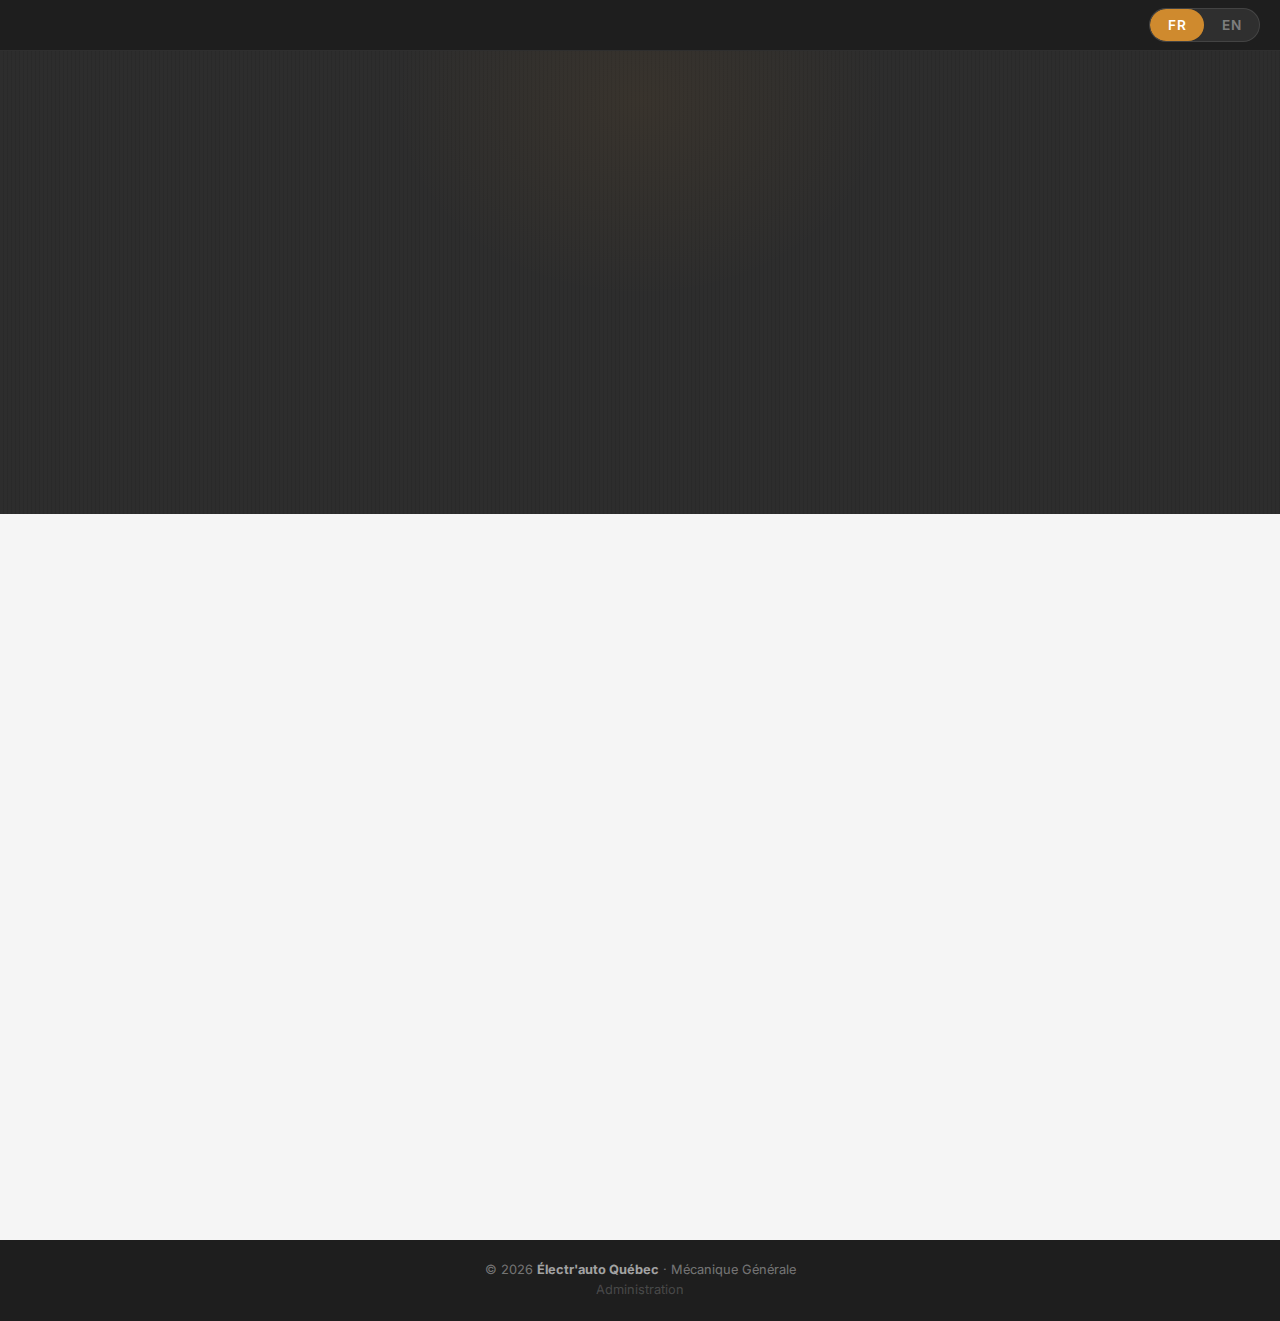
<file: maintenance.html>
<!DOCTYPE html>
<html lang="fr">
<head>
    <meta charset="UTF-8">
    <meta name="viewport" content="width=device-width, initial-scale=1.0">
    <title>Électr'auto Québec | Nouveau site en construction</title>
    <meta name="description" content="Électr'auto Québec - Mécanique Générale. Notre nouveau site web arrive bientôt!">
    <meta name="robots" content="noindex, nofollow">
    <link rel="preconnect" href="https://fonts.googleapis.com">
    <link rel="preconnect" href="https://fonts.gstatic.com" crossorigin>
    <link href="https://fonts.googleapis.com/css2?family=Inter:wght@400;500;600;700;800&family=Orbitron:wght@700;800;900&display=swap" rel="stylesheet">
    <style>
        /* ============================================
           RESET & BASE
           ============================================ */
        *, *::before, *::after {
            margin: 0;
            padding: 0;
            box-sizing: border-box;
        }

        :root {
            --orange: #cf8a2e;
            --orange-bright: #e09530;
            --orange-dark: #b07425;
            --orange-light: #fdf3e4;
            --dark: #2d2d2d;
            --dark-deep: #1e1e1e;
            --dark-mid: #3a3a3a;
            --charcoal: #444444;
            --gray-100: #f5f5f5;
            --gray-200: #e0e0e0;
            --gray-400: #999;
            --gray-600: #666;
            --gray-800: #333;
            --white: #ffffff;
            --radius: 12px;
            --shadow: 0 4px 24px rgba(0,0,0,0.10);
            --shadow-lg: 0 12px 48px rgba(0,0,0,0.16);
        }

        html {
            scroll-behavior: smooth;
            -webkit-text-size-adjust: 100%;
            scrollbar-width: none;
        }

        html::-webkit-scrollbar {
            display: none;
        }

        body {
            font-family: 'Inter', -apple-system, BlinkMacSystemFont, 'Segoe UI', sans-serif;
            background: var(--gray-100);
            color: var(--gray-800);
            line-height: 1.6;
            min-height: 100vh;
            display: flex;
            flex-direction: column;
            overflow-x: hidden;
        }

        a {
            color: var(--orange);
            text-decoration: none;
            transition: color 0.2s;
        }

        a:hover {
            color: var(--orange-bright);
        }

        /* ============================================
           TOP BAR + LANGUAGE TOGGLE
           ============================================ */
        .top-bar {
            position: absolute;
            top: 0;
            left: 0;
            right: 0;
            z-index: 100;
            background: var(--dark-deep);
            border-bottom: 1px solid rgba(255,255,255,0.08);
            display: flex;
            align-items: center;
            justify-content: flex-end;
            padding: 8px 20px;
        }

        .lang-toggle {
            display: flex;
            background: rgba(255, 255, 255, 0.08);
            border-radius: 50px;
            overflow: hidden;
            border: 1px solid rgba(255,255,255,0.1);
        }

        .lang-btn {
            padding: 8px 18px;
            font-size: 0.85rem;
            font-weight: 600;
            font-family: inherit;
            border: none;
            background: transparent;
            color: rgba(255,255,255,0.4);
            cursor: pointer;
            transition: all 0.3s ease;
            letter-spacing: 0.5px;
        }

        .lang-btn.active {
            background: var(--orange);
            color: var(--white);
            border-radius: 50px;
        }

        /* ============================================
           HEADER / HERO
           ============================================ */
        .hero {
            background: var(--dark);
            background-image:
                repeating-linear-gradient(
                    90deg,
                    transparent,
                    transparent 3px,
                    rgba(0,0,0,0.08) 3px,
                    rgba(0,0,0,0.08) 4px
                );
            color: var(--white);
            text-align: center;
            padding: 80px 24px 50px;
            position: relative;
            overflow: hidden;
        }

        /* Subtle top orange accent bar */
        .hero::before {
            content: '';
            position: absolute;
            top: 0;
            left: 0;
            right: 0;
            height: 4px;
            background: var(--orange);
        }

        /* Ambient glow */
        .hero::after {
            content: '';
            position: absolute;
            top: -100px;
            left: 50%;
            transform: translateX(-50%);
            width: 500px;
            height: 400px;
            background: radial-gradient(ellipse, rgba(207, 138, 46, 0.07) 0%, transparent 70%);
            pointer-events: none;
        }

        .hero-content {
            position: relative;
            z-index: 1;
            max-width: 600px;
            margin: 0 auto;
        }

        /* ============================================
           LOGO - Modern Chrome/Metallic 2026
           ============================================ */
        .logo-container {
            margin-bottom: 32px;
        }

        .logo-text-main {
            font-family: 'Orbitron', 'Inter', sans-serif;
            font-size: 2.6rem;
            font-weight: 900;
            letter-spacing: 4px;
            line-height: 1.1;
            background: linear-gradient(
                180deg,
                #f0f0f0 0%,
                #d8d8d8 25%,
                #b0b0b0 50%,
                #c8c8c8 75%,
                #e8e8e8 100%
            );
            -webkit-background-clip: text;
            -webkit-text-fill-color: transparent;
            background-clip: text;
            filter: drop-shadow(0 2px 4px rgba(0,0,0,0.4));
            position: relative;
        }

        .logo-text-main .apostrophe {
            background: linear-gradient(180deg, var(--orange-bright), var(--orange-dark));
            -webkit-background-clip: text;
            -webkit-text-fill-color: transparent;
            background-clip: text;
        }

        .logo-subtitle {
            font-family: 'Inter', sans-serif;
            font-size: 0.8rem;
            font-weight: 500;
            letter-spacing: 6px;
            text-transform: uppercase;
            color: var(--orange);
            margin-top: 8px;
            opacity: 0.9;
        }

        /* ============================================
           DIVIDER LINE
           ============================================ */
        .divider {
            width: 60px;
            height: 3px;
            background: var(--orange);
            border-radius: 2px;
            margin: 28px auto;
            opacity: 0.7;
        }

        /* ============================================
           MAIN MESSAGE
           ============================================ */
        .message-icon {
            width: 56px;
            height: 56px;
            margin: 0 auto 20px;
            display: flex;
            align-items: center;
            justify-content: center;
            background: rgba(207, 138, 46, 0.12);
            border: 1px solid rgba(207, 138, 46, 0.2);
            border-radius: 16px;
        }

        .message-icon svg {
            width: 28px;
            height: 28px;
        }

        .hero h1 {
            font-size: 1.5rem;
            font-weight: 700;
            margin-bottom: 12px;
            line-height: 1.3;
        }

        .hero p {
            font-size: 1rem;
            color: rgba(255,255,255,0.65);
            max-width: 440px;
            margin: 0 auto;
            line-height: 1.7;
        }

        /* ============================================
           CONTENT SECTION
           ============================================ */
        .content {
            flex: 1;
            display: flex;
            align-items: center;
            justify-content: center;
            padding: 40px 20px;
        }

        .card-grid {
            display: grid;
            grid-template-columns: 1fr;
            gap: 14px;
            max-width: 500px;
            width: 100%;
        }

        .card {
            background: var(--white);
            border-radius: var(--radius);
            padding: 22px 24px;
            box-shadow: var(--shadow);
            display: flex;
            align-items: center;
            gap: 16px;
            transition: transform 0.2s, box-shadow 0.2s;
            text-decoration: none;
            color: inherit;
        }

        .card:hover {
            transform: translateY(-2px);
            box-shadow: var(--shadow-lg);
        }

        .card-icon {
            flex-shrink: 0;
            width: 48px;
            height: 48px;
            background: var(--orange-light);
            border-radius: 12px;
            display: flex;
            align-items: center;
            justify-content: center;
        }

        .card-icon svg {
            width: 22px;
            height: 22px;
            color: var(--orange);
        }

        .card-body h3 {
            font-size: 0.75rem;
            font-weight: 600;
            color: var(--gray-400);
            text-transform: uppercase;
            letter-spacing: 1px;
            margin-bottom: 2px;
        }

        .card-body p {
            font-size: 1rem;
            font-weight: 500;
            color: var(--gray-800);
            line-height: 1.5;
        }

        /* Phone card - primary CTA */
        .card-phone {
            background: linear-gradient(135deg, var(--orange) 0%, var(--orange-dark) 100%);
            color: var(--white);
            cursor: pointer;
        }

        .card-phone .card-icon {
            background: rgba(255,255,255,0.2);
        }

        .card-phone .card-icon svg {
            color: var(--white);
        }

        .card-phone h3 {
            color: rgba(255,255,255,0.75);
        }

        .card-phone p {
            color: var(--white);
            font-size: 1.25rem;
            font-weight: 700;
            letter-spacing: 0.5px;
        }

        /* Facebook card */
        .card-facebook {
            position: relative;
        }

        .card-facebook .card-icon {
            background: #e8f0fe;
        }

        .card-facebook .card-icon svg {
            color: #1877F2;
        }

        .card-arrow {
            margin-left: auto;
            flex-shrink: 0;
            color: var(--gray-400);
            transition: transform 0.2s, color 0.2s;
            display: flex;
            align-items: center;
        }

        .card-arrow svg {
            width: 18px;
            height: 18px;
        }

        a.card:hover .card-arrow {
            transform: translateX(3px);
            color: var(--orange);
        }

        .card-phone .card-arrow {
            color: rgba(255,255,255,0.6);
        }

        .card-phone:hover .card-arrow {
            color: var(--white);
        }

        .card-facebook:hover .card-arrow {
            color: #1877F2;
        }

        /* ============================================
           HOURS SECTION
           ============================================ */
        .hours-card .card-body {
            flex: 1;
            min-width: 0;
        }

        .hours-rows {
            display: flex;
            flex-direction: column;
            gap: 4px;
            margin-top: 6px;
        }

        .hours-row {
            display: flex;
            align-items: center;
            justify-content: space-between;
            gap: 16px;
        }

        .hours-row .day {
            font-weight: 500;
            font-size: 1rem;
            color: var(--gray-800);
            line-height: 1.5;
            white-space: nowrap;
        }

        .hours-row .time {
            font-weight: 500;
            font-size: 1rem;
            color: var(--gray-800);
            line-height: 1.5;
            text-align: right;
            white-space: nowrap;
        }

        .hours-row .time.closed {
            color: var(--gray-400);
        }

        /* ============================================
           FOOTER
           ============================================ */
        footer {
            background: var(--dark-deep);
            color: rgba(255,255,255,0.4);
            text-align: center;
            padding: 20px 24px;
            font-size: 0.8rem;
        }

        footer strong {
            color: rgba(255,255,255,0.6);
        }

        /* ============================================
           RESPONSIVE
           ============================================ */
        @media (max-width: 640px) {
            .top-bar {
                justify-content: center;
            }

        }

        @media (min-width: 640px) {
            .hero {
                padding: 80px 40px 60px;
            }

            .logo-text-main {
                font-size: 3.4rem;
                letter-spacing: 6px;
            }

            .hero h1 {
                font-size: 1.75rem;
            }

            .content {
                padding: 50px 30px;
            }

            .card-grid {
                max-width: 560px;
            }

            .card {
                padding: 24px 28px;
            }
        }

        @media (min-width: 1024px) {
            .hero {
                padding: 80px 40px 70px;
            }

            .logo-text-main {
                font-size: 3.8rem;
                letter-spacing: 8px;
            }

            .content {
                padding: 60px 40px;
            }

            .card-grid {
                max-width: 600px;
                gap: 18px;
            }
        }

        /* ============================================
           ANIMATIONS
           ============================================ */
        .fade-up {
            opacity: 0;
            transform: translateY(20px);
            animation: fadeUp 0.6s ease forwards;
        }

        .fade-up:nth-child(1) { animation-delay: 0.1s; }
        .fade-up:nth-child(2) { animation-delay: 0.2s; }
        .fade-up:nth-child(3) { animation-delay: 0.3s; }
        .fade-up:nth-child(4) { animation-delay: 0.4s; }
        .fade-up:nth-child(5) { animation-delay: 0.5s; }
        .fade-up:nth-child(6) { animation-delay: 0.6s; }

        @keyframes fadeUp {
            to {
                opacity: 1;
                transform: translateY(0);
            }
        }

        .hero-content > * {
            opacity: 0;
            transform: translateY(15px);
            animation: fadeUp 0.7s ease forwards;
        }

        .hero-content > *:nth-child(1) { animation-delay: 0s; }
        .hero-content > *:nth-child(2) { animation-delay: 0.15s; }
        .hero-content > *:nth-child(3) { animation-delay: 0.3s; }
        .hero-content > *:nth-child(4) { animation-delay: 0.4s; }
        .hero-content > *:nth-child(5) { animation-delay: 0.5s; }

        /* ============================================
           SMALL MOBILE (450px and below)
           ============================================ */
        @media (max-width: 450px) {
            .lang-btn {
                padding: 6px 14px;
                font-size: 0.75rem;
            }

            .logo-text-main {
                font-size: 1.8rem;
                letter-spacing: 2px;
            }

            .logo-subtitle {
                font-size: 0.65rem;
                letter-spacing: 4px;
            }

            .hero {
                padding: 80px 16px 40px;
            }

            .hero h1 {
                font-size: 1.25rem;
            }

            .hero p {
                font-size: 0.9rem;
            }

            .content {
                padding: 28px 14px;
            }

            .card {
                padding: 16px 14px;
                gap: 12px;
            }

            .card-icon {
                width: 40px;
                height: 40px;
            }

            .card-icon svg {
                width: 18px;
                height: 18px;
            }

            .card-body p,
            .hours-row .day,
            .hours-row .time {
                font-size: 0.85rem;
            }

            .card-body h3 {
                font-size: 0.65rem;
            }

            .card-phone p {
                font-size: 1.05rem;
            }

            .hours-row {
                gap: 8px;
            }
        }

        /* ============================================
           ACCESSIBILITY
           ============================================ */
        @media (prefers-reduced-motion: reduce) {
            *, *::before, *::after {
                animation-duration: 0.01ms !important;
                animation-iteration-count: 1 !important;
                transition-duration: 0.01ms !important;
            }
        }

        :focus-visible {
            outline: 3px solid var(--orange);
            outline-offset: 2px;
            border-radius: 4px;
        }

        /* ============================================
           ADMIN ACCESS MODAL
           ============================================ */
        .admin-link {
            color: rgba(255,255,255,0.2);
            cursor: pointer;
            transition: color 0.2s;
            border: none;
            background: none;
            font: inherit;
            font-size: 0.8rem;
        }

        .admin-link:hover {
            color: rgba(255,255,255,0.5);
        }

        .modal-overlay {
            display: none;
            position: fixed;
            inset: 0;
            background: rgba(0,0,0,0.6);
            backdrop-filter: blur(4px);
            -webkit-backdrop-filter: blur(4px);
            z-index: 200;
            align-items: center;
            justify-content: center;
            padding: 20px;
        }

        .modal-overlay.active {
            display: flex;
        }

        .modal {
            background: var(--white);
            border-radius: var(--radius);
            padding: 32px;
            max-width: 380px;
            width: 100%;
            box-shadow: var(--shadow-lg);
            text-align: center;
        }

        .modal h2 {
            font-size: 1.1rem;
            font-weight: 700;
            color: var(--gray-800);
            margin-bottom: 6px;
        }

        .modal .modal-sub {
            font-size: 0.85rem;
            color: var(--gray-400);
            margin-bottom: 20px;
        }

        .modal input {
            width: 100%;
            padding: 12px 16px;
            border: 2px solid var(--gray-200);
            border-radius: 8px;
            font-family: inherit;
            font-size: 1rem;
            outline: none;
            transition: border-color 0.2s;
        }

        .modal input:focus {
            border-color: var(--orange);
        }

        .modal input.error {
            border-color: #e74c3c;
            animation: shake 0.4s ease;
        }

        @keyframes shake {
            0%, 100% { transform: translateX(0); }
            25% { transform: translateX(-6px); }
            75% { transform: translateX(6px); }
        }

        .modal-btn {
            width: 100%;
            padding: 12px;
            margin-top: 12px;
            background: var(--orange);
            color: var(--white);
            border: none;
            border-radius: 8px;
            font-family: inherit;
            font-size: 0.95rem;
            font-weight: 600;
            cursor: pointer;
            transition: background 0.2s;
        }

        .modal-btn:hover {
            background: var(--orange-dark);
        }

        .modal-cancel {
            margin-top: 12px;
            font-size: 0.85rem;
            color: var(--gray-400);
            cursor: pointer;
            background: none;
            border: none;
            font-family: inherit;
        }

        .modal-cancel:hover {
            color: var(--gray-600);
        }
    </style>
</head>
<body>

    <!-- Top Bar -->
    <nav class="top-bar">
        <div class="lang-toggle" role="group" aria-label="Sélection de langue / Language selection">
            <button class="lang-btn active" id="btn-fr" onclick="setLang('fr')" aria-label="Français">FR</button>
            <button class="lang-btn" id="btn-en" onclick="setLang('en')" aria-label="English">EN</button>
        </div>
    </nav>

    <!-- Hero Section -->
    <section class="hero">
        <div class="hero-content">
            <!-- Logo - Chrome metallic style modernisé -->
            <div class="logo-container">
                <div class="logo-text-main">ELECTR<span class="apostrophe">'</span>AUTO</div>
                <div class="logo-subtitle">Mécanique Générale</div>
            </div>

            <div class="divider"></div>

            <!-- Main message -->
            <div class="message-icon" aria-hidden="true">
                <svg viewBox="0 0 24 24" fill="none" stroke="currentColor" stroke-width="2" stroke-linecap="round" stroke-linejoin="round" style="color: var(--orange)">
                    <path d="M14.7 6.3a1 1 0 0 0 0 1.4l1.6 1.6a1 1 0 0 0 1.4 0l3.77-3.77a6 6 0 0 1-7.94 7.94l-6.91 6.91a2.12 2.12 0 0 1-3-3l6.91-6.91a6 6 0 0 1 7.94-7.94l-3.76 3.76z"/>
                </svg>
            </div>
            <h1 data-fr="Notre nouveau site arrive bientôt!" data-en="Our new website is coming soon!">Notre nouveau site arrive bientôt!</h1>
            <p data-fr="Nous travaillons fort pour vous offrir une toute nouvelle expérience en ligne. En attendant, n'hésitez pas à nous contacter directement." data-en="We're working hard to bring you an all-new online experience. In the meantime, don't hesitate to contact us directly.">Nous travaillons fort pour vous offrir une toute nouvelle expérience en ligne. En attendant, n'hésitez pas à nous contacter directement.</p>
        </div>
    </section>

    <!-- Contact Cards -->
    <main class="content">
        <div class="card-grid">

            <!-- Phone (primary CTA) -->
            <a href="tel:+14186669769" class="card card-phone fade-up" aria-label="Appelez-nous / Call us">
                <div class="card-icon">
                    <svg viewBox="0 0 24 24" fill="none" stroke="currentColor" stroke-width="2" stroke-linecap="round" stroke-linejoin="round"><path d="M22 16.92v3a2 2 0 0 1-2.18 2 19.79 19.79 0 0 1-8.63-3.07 19.5 19.5 0 0 1-6-6 19.79 19.79 0 0 1-3.07-8.67A2 2 0 0 1 4.11 2h3a2 2 0 0 1 2 1.72 12.84 12.84 0 0 0 .7 2.81 2 2 0 0 1-.45 2.11L8.09 9.91a16 16 0 0 0 6 6l1.27-1.27a2 2 0 0 1 2.11-.45 12.84 12.84 0 0 0 2.81.7A2 2 0 0 1 22 16.92z"/></svg>
                </div>
                <div class="card-body">
                    <h3 data-fr="Appelez-nous" data-en="Call us">Appelez-nous</h3>
                    <p>1.418.666.9769</p>
                </div>
                <div class="card-arrow">
                    <svg viewBox="0 0 24 24" fill="none" stroke="currentColor" stroke-width="2" stroke-linecap="round" stroke-linejoin="round"><polyline points="9 18 15 12 9 6"/></svg>
                </div>
            </a>

            <!-- Address -->
            <a href="https://maps.google.com/?q=2485+Boulevard+Wilfrid-Hamel+Quebec+QC+G1P+2H9" target="_blank" rel="noopener" class="card fade-up">
                <div class="card-icon">
                    <svg viewBox="0 0 24 24" fill="none" stroke="currentColor" stroke-width="2" stroke-linecap="round" stroke-linejoin="round"><path d="M21 10c0 7-9 13-9 13s-9-6-9-13a9 9 0 0 1 18 0z"/><circle cx="12" cy="10" r="3"/></svg>
                </div>
                <div class="card-body">
                    <h3 data-fr="Adresse" data-en="Address">Adresse</h3>
                    <p>2485, boul. Wilfrid-Hamel<br>Québec (QC) G1P 2H9</p>
                </div>
                <div class="card-arrow">
                    <svg viewBox="0 0 24 24" fill="none" stroke="currentColor" stroke-width="2" stroke-linecap="round" stroke-linejoin="round"><polyline points="9 18 15 12 9 6"/></svg>
                </div>
            </a>

            <!-- Email -->
            <a href="mailto:info@electrautoquebec.com" class="card fade-up">
                <div class="card-icon">
                    <svg viewBox="0 0 24 24" fill="none" stroke="currentColor" stroke-width="2" stroke-linecap="round" stroke-linejoin="round"><path d="M4 4h16c1.1 0 2 .9 2 2v12c0 1.1-.9 2-2 2H4c-1.1 0-2-.9-2-2V6c0-1.1.9-2 2-2z"/><polyline points="22,6 12,13 2,6"/></svg>
                </div>
                <div class="card-body">
                    <h3 data-fr="Courriel" data-en="Email">Courriel</h3>
                    <p>info@electrautoquebec.com</p>
                </div>
                <div class="card-arrow">
                    <svg viewBox="0 0 24 24" fill="none" stroke="currentColor" stroke-width="2" stroke-linecap="round" stroke-linejoin="round"><polyline points="9 18 15 12 9 6"/></svg>
                </div>
            </a>

            <!-- Hours -->
            <div class="card hours-card fade-up">
                <div class="card-icon">
                    <svg viewBox="0 0 24 24" fill="none" stroke="currentColor" stroke-width="2" stroke-linecap="round" stroke-linejoin="round"><circle cx="12" cy="12" r="10"/><polyline points="12 6 12 12 16 14"/></svg>
                </div>
                <div class="card-body">
                    <h3 data-fr="Heures d'ouverture" data-en="Business Hours">Heures d'ouverture</h3>
                    <div class="hours-rows">
                        <div class="hours-row">
                            <span class="day" data-fr="Lundi au vendredi" data-en="Monday to Friday">Lundi au vendredi</span>
                            <span class="time">8h &ndash; 17h</span>
                        </div>
                        <div class="hours-row">
                            <span class="day" data-fr="Samedi et dimanche" data-en="Saturday &amp; Sunday">Samedi et dimanche</span>
                            <span class="time closed" data-fr="Fermé" data-en="Closed">Fermé</span>
                        </div>
                    </div>
                </div>
            </div>

            <!-- Facebook -->
            <a href="https://www.facebook.com/electrautoquebec" target="_blank" rel="noopener" class="card card-facebook fade-up">
                <div class="card-icon">
                    <svg viewBox="0 0 24 24" fill="currentColor"><path d="M24 12.073c0-6.627-5.373-12-12-12s-12 5.373-12 12c0 5.99 4.388 10.954 10.125 11.854v-8.385H7.078v-3.47h3.047V9.43c0-3.007 1.792-4.669 4.533-4.669 1.312 0 2.686.235 2.686.235v2.953H15.83c-1.491 0-1.956.925-1.956 1.874v2.25h3.328l-.532 3.47h-2.796v8.385C19.612 23.027 24 18.062 24 12.073z"/></svg>
                </div>
                <div class="card-body">
                    <h3>Facebook</h3>
                    <p data-fr="Suivez-nous" data-en="Follow us">Suivez-nous</p>
                </div>
                <div class="card-arrow">
                    <svg viewBox="0 0 24 24" fill="none" stroke="currentColor" stroke-width="2" stroke-linecap="round" stroke-linejoin="round"><polyline points="9 18 15 12 9 6"/></svg>
                </div>
            </a>

        </div>
    </main>

    <!-- Footer -->
    <footer>
        <p>&copy; 2026 <strong>Électr'auto Québec</strong> &middot; <span data-fr="Mécanique Générale" data-en="General Mechanics">Mécanique Générale</span></p>
        <button class="admin-link" onclick="openModal()" data-fr="Administration" data-en="Administration">Administration</button>
    </footer>

    <!-- Password Modal -->
    <div class="modal-overlay" id="modal">
        <div class="modal">
            <h2 data-fr="Accès prévisualisation" data-en="Preview Access">Accès prévisualisation</h2>
            <p class="modal-sub" data-fr="Entrez le mot de passe pour voir le site en développement." data-en="Enter the password to view the site in development.">Entrez le mot de passe pour voir le site en développement.</p>
            <form onsubmit="checkPassword(event)">
                <input type="password" id="pwd" placeholder="Mot de passe" autocomplete="off">
                <button type="submit" class="modal-btn" data-fr="Accéder" data-en="Enter">Accéder</button>
            </form>
            <button class="modal-cancel" onclick="closeModal()" data-fr="Annuler" data-en="Cancel">Annuler</button>
        </div>
    </div>

    <script>
        // Language switcher
        function setLang(lang) {
            document.getElementById('btn-fr').classList.toggle('active', lang === 'fr');
            document.getElementById('btn-en').classList.toggle('active', lang === 'en');
            document.documentElement.lang = lang;

            document.querySelectorAll('[data-fr][data-en]').forEach(function(el) {
                if (el.innerHTML.includes('<br>') || el.innerHTML.includes('<')) {
                    el.innerHTML = el.getAttribute('data-' + lang);
                } else {
                    el.textContent = el.getAttribute('data-' + lang);
                }
            });

            try { localStorage.setItem('electrauto-lang', lang); } catch(e) {}
        }

        // Admin modal
        function openModal() {
            document.getElementById('modal').classList.add('active');
            setTimeout(function() { document.getElementById('pwd').focus(); }, 100);
        }

        function closeModal() {
            document.getElementById('modal').classList.remove('active');
            document.getElementById('pwd').value = '';
            document.getElementById('pwd').classList.remove('error');
        }

        async function checkPassword(e) {
            e.preventDefault();
            var input = document.getElementById('pwd');
            var hash = await sha256(input.value);

            if (hash === 'be50e4db19df4d208d3a3440926126de8806191de1818f9e251a80cab62fbb75') {
                try { sessionStorage.setItem('electrauto-preview', 'true'); } catch(ex) {}
                window.location.href = 'rendez-vous.html';
            } else {
                input.classList.add('error');
                input.value = '';
                setTimeout(function() { input.classList.remove('error'); }, 500);
            }
        }

        async function sha256(str) {
            var buf = new TextEncoder().encode(str);
            var hashBuf = await crypto.subtle.digest('SHA-256', buf);
            return Array.from(new Uint8Array(hashBuf)).map(function(b) {
                return b.toString(16).padStart(2, '0');
            }).join('');
        }

        // Close modal on overlay click
        document.getElementById('modal').addEventListener('click', function(e) {
            if (e.target === this) closeModal();
        });

        // Close modal on Escape
        document.addEventListener('keydown', function(e) {
            if (e.key === 'Escape') closeModal();
        });

        // Language init
        document.addEventListener('DOMContentLoaded', function() {
            try {
                var saved = localStorage.getItem('electrauto-lang');
                if (saved === 'en') setLang('en');
            } catch(e) {}
        });
    </script>

</body>
</html>
</file>
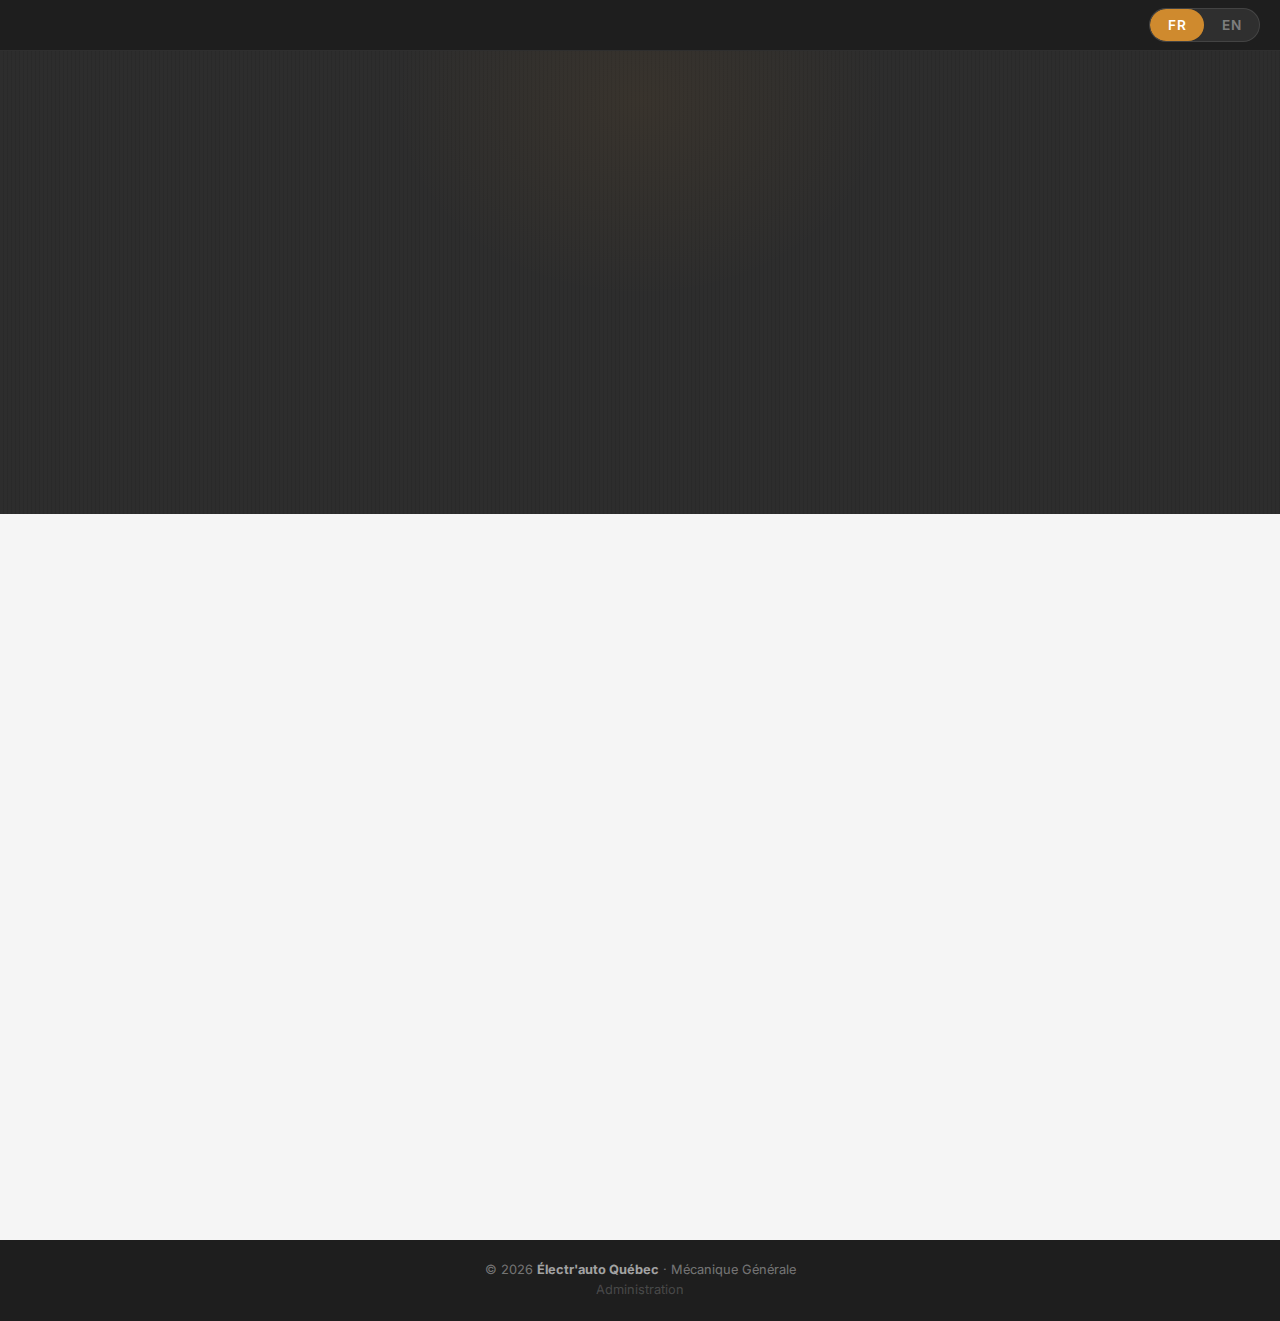
<file: rendez-vous.html>
<!DOCTYPE html>
<html lang="fr">
<head>
    <meta charset="UTF-8">
    <meta name="viewport" content="width=device-width, initial-scale=1.0">
    <title>Rendez-vous | Électr'auto Québec</title>
    <meta name="description" content="Prenez rendez-vous en ligne chez Électr'auto Québec pour l'entretien ou la réparation de votre véhicule.">
    <meta name="robots" content="noindex, nofollow">
    <script>
        try {
            if (sessionStorage.getItem('electrauto-preview') !== 'true') {
                window.location.replace('maintenance.html');
            }
        } catch(e) {
            window.location.replace('maintenance.html');
        }
    </script>
    <link rel="preconnect" href="https://fonts.googleapis.com">
    <link rel="preconnect" href="https://fonts.gstatic.com" crossorigin>
    <link href="https://fonts.googleapis.com/css2?family=Inter:wght@300;400;500;600;700;800;900&family=Orbitron:wght@700;800;900&display=swap" rel="stylesheet">
    <link rel="stylesheet" href="css/v2.css">
</head>
<body>

    <!-- ========== NAVBAR ========== -->
    <nav class="nav" id="nav">
        <div class="nav__inner">
            <a href="index-v2.html" class="nav__brand">
                ELECTR<span class="o">&#8217;</span>AUTO
            </a>
            <ul class="nav__links" id="nav-links">
                <li><a href="index-v2.html#hero" data-fr="Accueil" data-en="Home">Accueil</a></li>
                <li><a href="index-v2.html#services" data-fr="Services" data-en="Services">Services</a></li>
                <li><a href="index-v2.html#about" data-fr="À Propos" data-en="About">À Propos</a></li>
                <li><a href="blog.html">Blog</a></li>
                <li><a href="rendez-vous.html" class="active" data-fr="Rendez-vous" data-en="Appointment">Rendez-vous</a></li>
                <li><a href="index-v2.html#contact" data-fr="Contact" data-en="Contact">Contact</a></li>
            </ul>
            <div class="nav__actions">
                <div class="theme-toggle" id="theme-toggle" role="switch" aria-label="Changer le thème">
                    <span class="theme-toggle__opt theme-toggle__opt--sun">
                        <svg viewBox="0 0 24 24" fill="none" stroke="currentColor" stroke-width="2"><circle cx="12" cy="12" r="5"/><path d="M12 1v2m0 18v2M4.22 4.22l1.42 1.42m12.72 12.72l1.42 1.42M1 12h2m18 0h2M4.22 19.78l1.42-1.42M18.36 5.64l1.42-1.42"/></svg>
                    </span>
                    <span class="theme-toggle__opt theme-toggle__opt--moon">
                        <svg viewBox="0 0 24 24" fill="none" stroke="currentColor" stroke-width="2"><path d="M21 12.79A9 9 0 1 1 11.21 3 7 7 0 0 0 21 12.79z"/></svg>
                    </span>
                </div>
                <div class="lang" role="group">
                    <button class="lang__btn active" id="btn-fr" onclick="setLang('fr')">FR</button>
                    <button class="lang__btn" id="btn-en" onclick="setLang('en')">EN</button>
                </div>
                <button class="burger" id="burger" aria-label="Menu">
                    <span></span><span></span><span></span>
                </button>
            </div>
        </div>
    </nav>

    <!-- ========== PAGE HEADER ========== -->
    <section class="appt-hero">
        <div class="appt-hero__bg"></div>
        <div class="wrap">
            <span class="section__tag" data-fr="Planifiez votre visite" data-en="Plan your visit">Planifiez votre visite</span>
            <h1 data-fr="Prendre rendez-vous" data-en="Book an Appointment">Prendre rendez-vous</h1>
            <p class="appt-hero__desc" data-fr="Remplissez le formulaire ci-dessous et un membre de notre équipe vous contactera pour confirmer votre rendez-vous." data-en="Fill out the form below and a team member will contact you to confirm your appointment.">Remplissez le formulaire ci-dessous et un membre de notre équipe vous contactera pour confirmer votre rendez-vous.</p>
        </div>
    </section>

    <!-- ========== APPOINTMENT FORM ========== -->
    <main class="section section--dark">
        <div class="wrap">
            <form id="appt-form" class="appt-form" novalidate>

                <!-- Section 1: Client Type -->
                <div class="appt-section reveal">
                    <div class="appt-section__head">
                        <span class="appt-section__num">1</span>
                        <h2 data-fr="Type de client" data-en="Client Type">Type de client</h2>
                    </div>
                    <div class="appt-toggle" id="client-type-toggle">
                        <button type="button" class="appt-toggle__btn active" data-value="new" data-fr="Nouveau client" data-en="New client">Nouveau client</button>
                        <button type="button" class="appt-toggle__btn" data-value="existing" data-fr="Client existant" data-en="Existing client">Client existant</button>
                    </div>
                    <input type="hidden" name="clientType" value="new">
                </div>

                <!-- Section 2: Personal Info -->
                <div class="appt-section reveal">
                    <div class="appt-section__head">
                        <span class="appt-section__num">2</span>
                        <h2 data-fr="Vos informations" data-en="Your Information">Vos informations</h2>
                    </div>
                    <div class="field">
                        <input type="text" name="name" required placeholder=" " maxlength="80" autocomplete="name">
                        <label data-fr="Nom complet" data-en="Full name">Nom complet</label>
                    </div>
                    <div class="field-row">
                        <div class="field">
                            <input type="tel" name="phone" required placeholder=" " maxlength="14" inputmode="numeric" autocomplete="tel">
                            <label data-fr="Téléphone" data-en="Phone">Téléphone</label>
                        </div>
                        <div class="field">
                            <input type="email" name="email" required placeholder=" " maxlength="120" autocomplete="email">
                            <label data-fr="Courriel" data-en="Email">Courriel</label>
                        </div>
                    </div>
                    <div class="appt-pref">
                        <span class="appt-pref__label" data-fr="Préférence de contact" data-en="Contact preference">Préférence de contact</span>
                        <div class="appt-toggle appt-toggle--sm" id="contact-pref-toggle">
                            <button type="button" class="appt-toggle__btn active" data-value="email" data-fr="Courriel" data-en="Email">Courriel</button>
                            <button type="button" class="appt-toggle__btn" data-value="phone" data-fr="Téléphone" data-en="Phone">Téléphone</button>
                        </div>
                        <input type="hidden" name="contactPref" value="email">
                    </div>
                </div>

                <!-- Section 3: Vehicle Info -->
                <div class="appt-section reveal">
                    <div class="appt-section__head">
                        <span class="appt-section__num">3</span>
                        <h2 data-fr="Votre véhicule" data-en="Your Vehicle">Votre véhicule</h2>
                    </div>
                    <div class="field-row">
                        <div class="field">
                            <input type="text" name="makeModel" required placeholder=" " maxlength="60">
                            <label data-fr="Marque / Modèle" data-en="Make / Model">Marque / Modèle</label>
                        </div>
                        <div class="field">
                            <input type="text" name="year" required placeholder=" " maxlength="4" inputmode="numeric">
                            <label data-fr="Année" data-en="Year">Année</label>
                        </div>
                    </div>
                    <div class="field-row">
                        <div class="field">
                            <input type="text" name="mileage" placeholder=" " maxlength="7" inputmode="numeric">
                            <label data-fr="Kilométrage" data-en="Mileage (km)">Kilométrage</label>
                        </div>
                        <div class="field">
                            <input type="text" name="vin" placeholder=" " maxlength="21">
                            <label data-fr="No. de série (NIV)" data-en="VIN (serial number)">No. de série (NIV)</label>
                        </div>
                    </div>
                </div>

                <!-- Section 4: Service Type -->
                <div class="appt-section reveal">
                    <div class="appt-section__head">
                        <span class="appt-section__num">4</span>
                        <h2 data-fr="Type de service" data-en="Service Type">Type de service</h2>
                    </div>
                    <div class="appt-cards" id="service-type-cards">
                        <button type="button" class="appt-card" data-value="service">
                            <div class="appt-card__icon appt-card__icon--accent">
                                <svg viewBox="0 0 24 24" fill="none" stroke="currentColor" stroke-width="1.5"><path d="M14.7 6.3a1 1 0 0 0 0 1.4l1.6 1.6a1 1 0 0 0 1.4 0l3.77-3.77a6 6 0 0 1-7.94 7.94l-6.91 6.91a2.12 2.12 0 0 1-3-3l6.91-6.91a6 6 0 0 1 7.94-7.94l-3.76 3.76z"/></svg>
                            </div>
                            <h3 data-fr="Service" data-en="Service">Service</h3>
                            <p class="appt-card__desc" data-fr="Entretien régulier et préventif" data-en="Regular and preventive maintenance">Entretien régulier et préventif</p>
                            <ul class="appt-card__examples">
                                <li data-fr="Vidange d'huile" data-en="Oil change">Vidange d'huile</li>
                                <li data-fr="Changement de pneus" data-en="Tire change">Changement de pneus</li>
                                <li data-fr="Inspection" data-en="Inspection">Inspection</li>
                                <li data-fr="Freins" data-en="Brakes">Freins</li>
                            </ul>
                            <span class="appt-card__check">
                                <svg viewBox="0 0 24 24" fill="none" stroke="currentColor" stroke-width="3"><polyline points="20 6 9 17 4 12"/></svg>
                            </span>
                        </button>
                        <button type="button" class="appt-card" data-value="repair">
                            <div class="appt-card__icon appt-card__icon--accent">
                                <svg viewBox="0 0 24 24" fill="none" stroke="currentColor" stroke-width="1.5"><circle cx="12" cy="12" r="3"/><path d="M19.4 15a1.65 1.65 0 0 0 .33 1.82l.06.06a2 2 0 0 1-2.83 2.83l-.06-.06a1.65 1.65 0 0 0-1.82-.33 1.65 1.65 0 0 0-1 1.51V21a2 2 0 0 1-4 0v-.09A1.65 1.65 0 0 0 9 19.4a1.65 1.65 0 0 0-1.82.33l-.06.06a2 2 0 0 1-2.83-2.83l.06-.06A1.65 1.65 0 0 0 4.68 15a1.65 1.65 0 0 0-1.51-1H3a2 2 0 0 1 0-4h.09A1.65 1.65 0 0 0 4.6 9a1.65 1.65 0 0 0-.33-1.82l-.06-.06a2 2 0 0 1 2.83-2.83l.06.06A1.65 1.65 0 0 0 9 4.68a1.65 1.65 0 0 0 1-1.51V3a2 2 0 0 1 4 0v.09a1.65 1.65 0 0 0 1 1.51 1.65 1.65 0 0 0 1.82-.33l.06-.06a2 2 0 0 1 2.83 2.83l-.06.06A1.65 1.65 0 0 0 19.4 9a1.65 1.65 0 0 0 1.51 1H21a2 2 0 0 1 0 4h-.09a1.65 1.65 0 0 0-1.51 1z"/></svg>
                            </div>
                            <h3 data-fr="Réparation" data-en="Repair">Réparation</h3>
                            <p class="appt-card__desc" data-fr="Diagnostic et réparation de problèmes" data-en="Diagnosis and problem repair">Diagnostic et réparation de problèmes</p>
                            <ul class="appt-card__examples">
                                <li data-fr="Problème moteur" data-en="Engine problem">Problème moteur</li>
                                <li data-fr="Transmission" data-en="Transmission">Transmission</li>
                                <li data-fr="Électronique" data-en="Electronics">Électronique</li>
                                <li data-fr="Climatisation" data-en="A/C">Climatisation</li>
                            </ul>
                            <span class="appt-card__check">
                                <svg viewBox="0 0 24 24" fill="none" stroke="currentColor" stroke-width="3"><polyline points="20 6 9 17 4 12"/></svg>
                            </span>
                        </button>
                    </div>
                    <input type="hidden" name="serviceType" value="">
                </div>

                <!-- Section 5: Description + Photos (hidden until service type chosen) -->
                <div class="appt-section appt-section--hidden" id="section-description">
                    <div class="appt-section__head">
                        <span class="appt-section__num">5</span>
                        <h2 id="desc-title" data-fr="Décrivez votre besoin" data-en="Describe Your Need">Décrivez votre besoin</h2>
                    </div>
                    <div class="field">
                        <textarea name="description" rows="5" required placeholder=" " maxlength="2000"></textarea>
                        <label id="desc-label" data-fr="Description du problème ou service requis" data-en="Description of the problem or service needed">Description du problème ou service requis</label>
                    </div>
                    <div class="appt-upload" id="photo-upload">
                        <label class="appt-upload__area" id="upload-area">
                            <svg viewBox="0 0 24 24" fill="none" stroke="currentColor" stroke-width="1.5"><rect x="3" y="3" width="18" height="18" rx="2"/><circle cx="8.5" cy="8.5" r="1.5"/><path d="M21 15l-5-5L5 21"/></svg>
                            <span data-fr="Ajouter des photos (optionnel)" data-en="Add photos (optional)">Ajouter des photos (optionnel)</span>
                            <small data-fr="Cliquez ou glissez vos fichiers ici - max 5 photos" data-en="Click or drag files here - max 5 photos">Cliquez ou glissez vos fichiers ici - max 5 photos</small>
                        </label>
                        <input type="file" id="photo-input" name="photos" accept="image/*" multiple style="display:none">
                        <div class="appt-upload__preview" id="photo-preview"></div>
                    </div>
                </div>

                <!-- Section 6: Courtesy -->
                <div class="appt-section appt-section--hidden" id="section-courtesy">
                    <div class="appt-section__head">
                        <span class="appt-section__num">6</span>
                        <h2 data-fr="Options supplémentaires" data-en="Additional Options">Options supplémentaires</h2>
                    </div>
                    <p class="appt-section__sub" data-fr="Avez-vous besoin d'un transport de courtoisie ?" data-en="Do you need a courtesy ride?">Avez-vous besoin d'un transport de courtoisie ?</p>
                    <div class="appt-courtesy" id="courtesy-options">
                        <label class="appt-radio-card">
                            <input type="radio" name="courtesy" value="none" checked>
                            <span class="appt-radio-card__inner">
                                <svg viewBox="0 0 24 24" fill="none" stroke="currentColor" stroke-width="1.5"><path d="M20 6L9 17l-5-5"/></svg>
                                <span data-fr="Non merci" data-en="No thanks">Non merci</span>
                            </span>
                        </label>
                        <label class="appt-radio-card">
                            <input type="radio" name="courtesy" value="drive-home">
                            <span class="appt-radio-card__inner">
                                <svg viewBox="0 0 24 24" fill="none" stroke="currentColor" stroke-width="1.5"><path d="M3 9l9-7 9 7v11a2 2 0 0 1-2 2H5a2 2 0 0 1-2-2z"/><polyline points="9 22 9 12 15 12 15 22"/></svg>
                                <span data-fr="Reconduisez-moi" data-en="Drive me home">Reconduisez-moi</span>
                            </span>
                        </label>
                        <label class="appt-radio-card">
                            <input type="radio" name="courtesy" value="need-vehicle">
                            <span class="appt-radio-card__inner">
                                <svg viewBox="0 0 24 24" fill="none" stroke="currentColor" stroke-width="1.5"><path d="M7 17m-2 0a2 2 0 1 0 4 0a2 2 0 1 0-4 0"/><path d="M17 17m-2 0a2 2 0 1 0 4 0a2 2 0 1 0-4 0"/><path d="M5 17H3v-6l2-5h9l4 5h1a2 2 0 0 1 2 2v4h-2m-4 0H9"/></svg>
                                <span data-fr="Besoin d'un véhicule" data-en="Need a vehicle">Besoin d'un véhicule</span>
                            </span>
                        </label>
                    </div>
                </div>

                <!-- Section 7: Wait Time + Submit -->
                <div class="appt-section appt-section--hidden" id="section-submit">
                    <div class="appt-wait" id="wait-time-display" style="display:none;">
                        <svg viewBox="0 0 24 24" fill="none" stroke="currentColor" stroke-width="1.5"><circle cx="12" cy="12" r="10"/><polyline points="12 6 12 12 16 14"/></svg>
                        <div>
                            <span class="appt-wait__label" data-fr="Délai estimé pour un rendez-vous" data-en="Estimated wait time for an appointment">Délai estimé pour un rendez-vous</span>
                            <strong class="appt-wait__value" id="wait-time-value"></strong>
                        </div>
                    </div>
                    <button type="submit" class="btn btn--primary btn--full appt-submit" data-fr="Envoyer la demande" data-en="Submit Request">
                        <svg viewBox="0 0 24 24" fill="none" stroke="currentColor" stroke-width="2"><path d="M22 2L11 13M22 2l-7 20-4-9-9-4 20-7z"/></svg>
                        <span data-fr="Envoyer la demande" data-en="Submit Request">Envoyer la demande</span>
                    </button>
                    <div class="form-status" id="appt-error"></div>
                </div>

            </form>

        </div>
    </main>

    <!-- ========== FOOTER ========== -->
    <footer class="footer">
        <div class="wrap">
            <div class="footer__top">
                <div class="footer__brand">
                    <span class="footer__logo">ELECTR<span class="o">&#8217;</span>AUTO</span>
                    <p data-fr="Mécanique Générale" data-en="General Mechanics">Mécanique Générale</p>
                </div>
                <div class="footer__col">
                    <h4 data-fr="Navigation" data-en="Navigation">Navigation</h4>
                    <a href="index-v2.html#hero" data-fr="Accueil" data-en="Home">Accueil</a>
                    <a href="index-v2.html#services" data-fr="Services" data-en="Services">Services</a>
                    <a href="index-v2.html#about" data-fr="À Propos" data-en="About">À Propos</a>
                    <a href="blog.html">Blog</a>
                    <a href="rendez-vous.html" data-fr="Rendez-vous" data-en="Appointment">Rendez-vous</a>
                    <a href="index-v2.html#contact" data-fr="Contact" data-en="Contact">Contact</a>
                </div>
                <div class="footer__col">
                    <h4 data-fr="Coordonnées" data-en="Contact Info">Coordonnées</h4>
                    <a href="tel:+14186669769">1.418.666.9769</a>
                    <a href="mailto:info@electrautoquebec.com">info@electrautoquebec.com</a>
                    <span>2485, boul. Wilfrid-Hamel</span>
                    <span>Québec (QC) G1P 2H9</span>
                </div>
            </div>
            <div class="footer__bottom">
                <p>&copy; 2026 Électr'auto Québec <span data-fr="Tous droits réservés" data-en="All rights reserved">Tous droits réservés</span></p>
                <a href="admin.html" class="footer__admin">Admin</a>
            </div>
        </div>
    </footer>

    <script src="js/rendez-vous.js"></script>
</body>
</html>
</file>
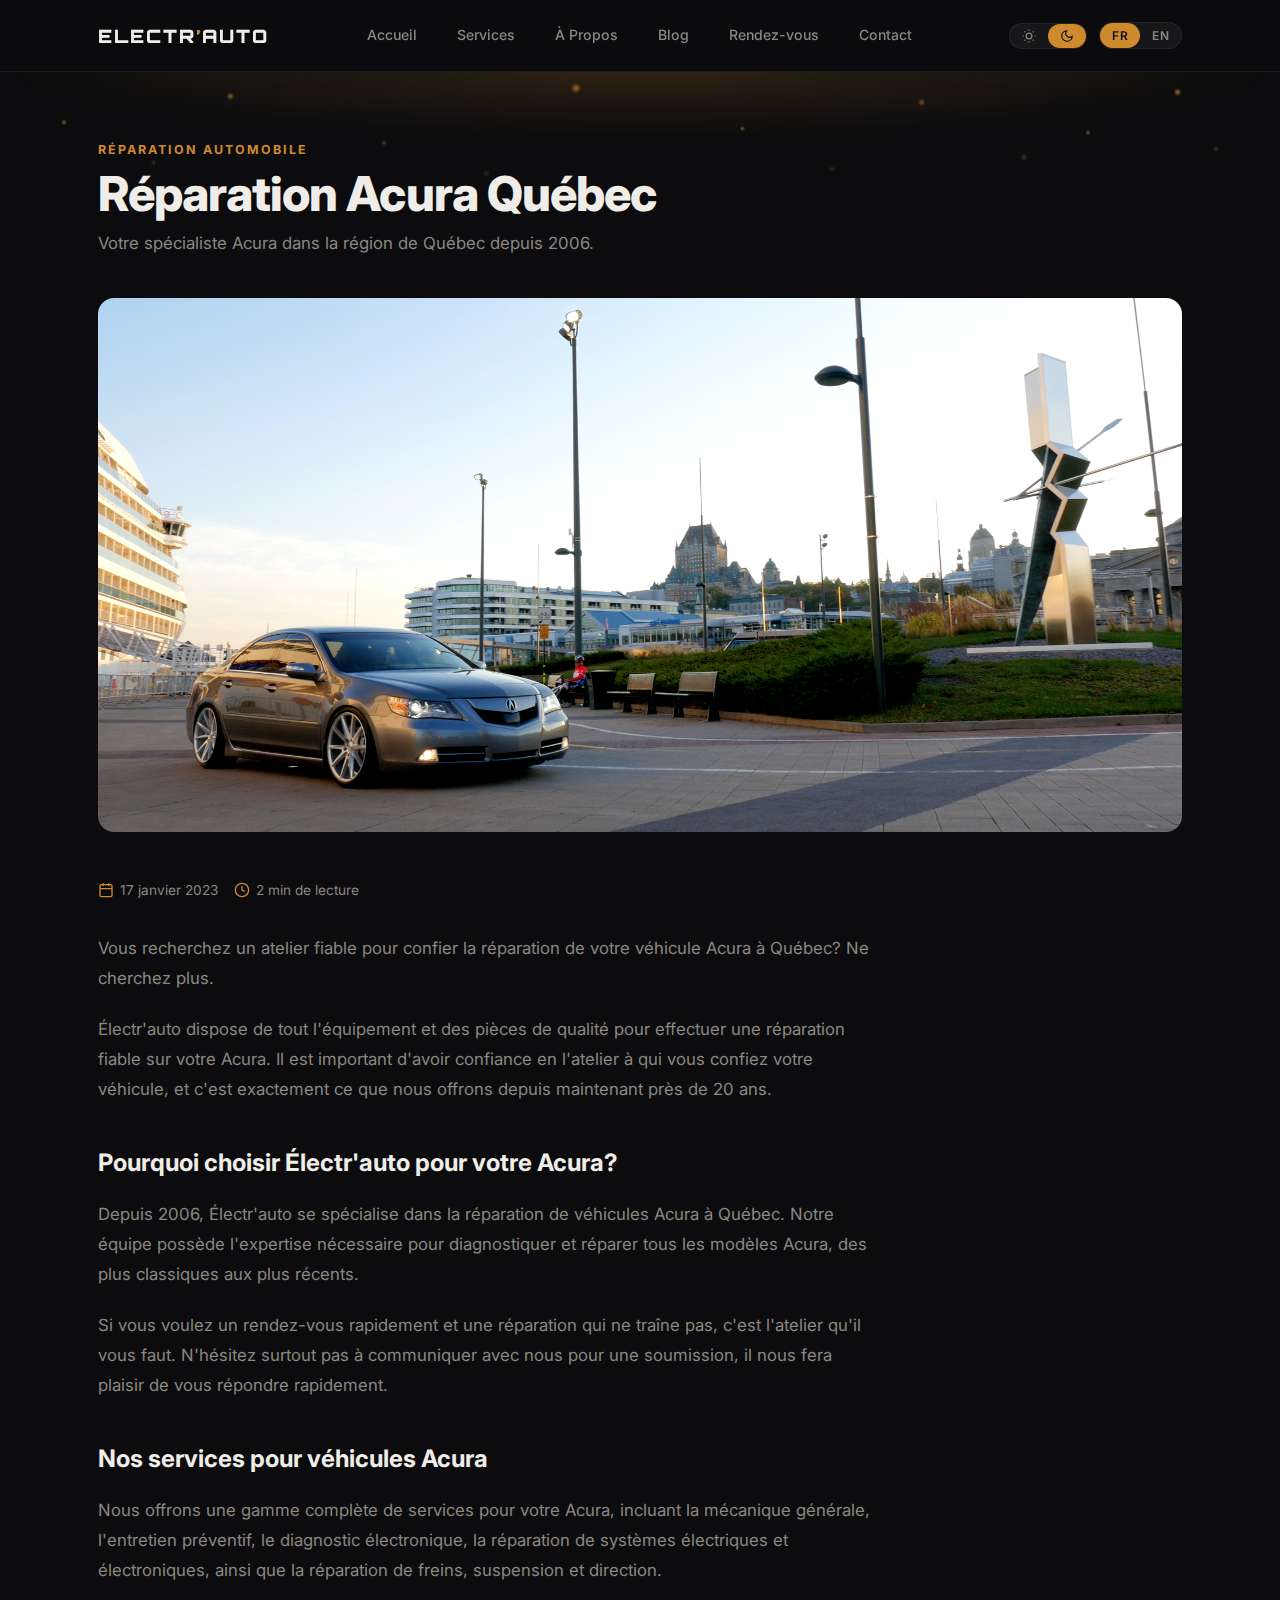
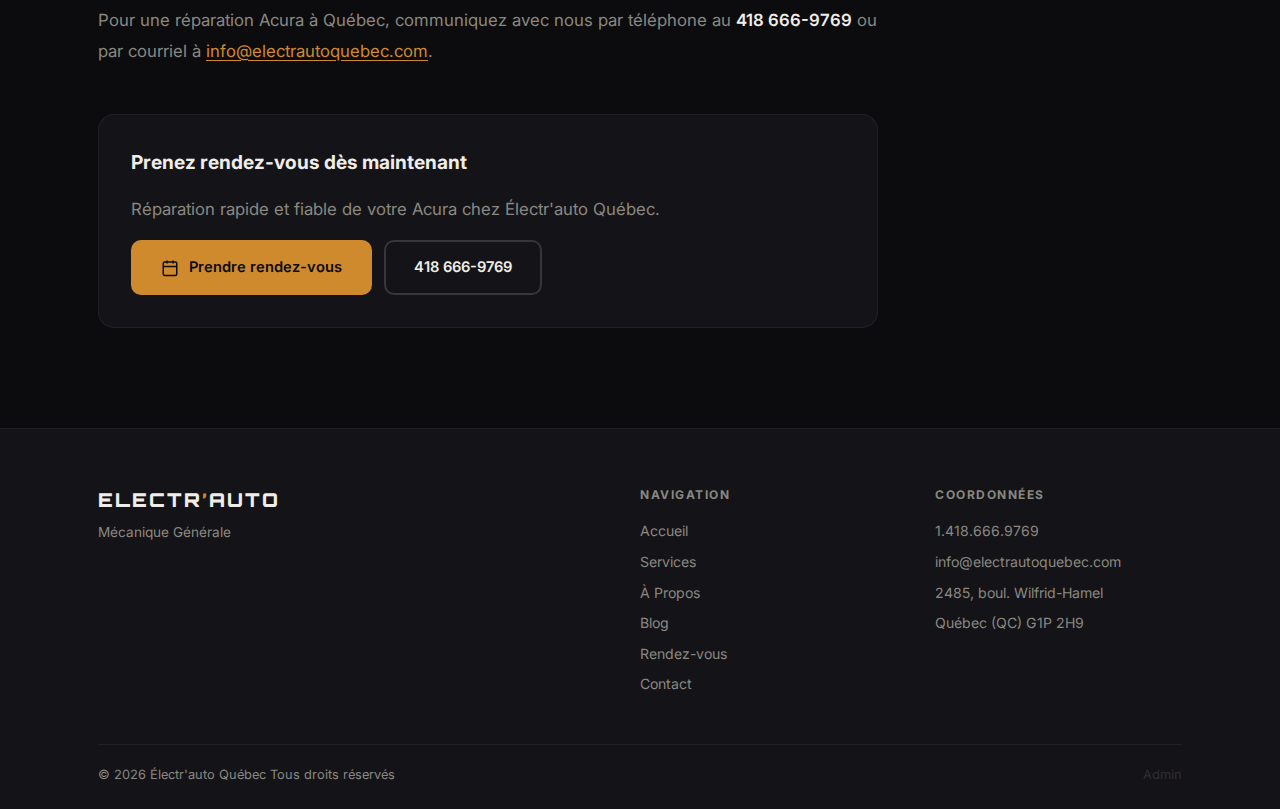
<file: reparation-acura-quebec.html>
<!DOCTYPE html>
<html lang="fr">
<head>
    <meta charset="UTF-8">
    <meta name="viewport" content="width=device-width, initial-scale=1.0">
    <title>Réparation Acura Québec - Électr'auto Québec - Mécanique Générale et Performance</title>
    <meta name="description" content="Réparation de véhicules Acura à Québec. Électr'auto dispose de tout l'équipement et des pièces de qualité pour effectuer une réparation fiable de votre Acura. Depuis 2006.">
    <link rel="preconnect" href="https://fonts.googleapis.com">
    <link rel="preconnect" href="https://fonts.gstatic.com" crossorigin>
    <link href="https://fonts.googleapis.com/css2?family=Inter:wght@300;400;500;600;700;800;900&family=Orbitron:wght@700;800;900&display=swap" rel="stylesheet">
    <link rel="icon" type="image/svg+xml" href="/favicon.svg">
    <link rel="stylesheet" href="css/v2.css">
    <style>
        .seo-article {
            padding: 80px 0 100px;
        }
        .seo-article__hero-img {
            width: 100%;
            border-radius: var(--radius);
            margin-bottom: 48px;
        }
        .seo-article__content {
            max-width: 780px;
        }
        .seo-article__content h2 {
            font-family: 'Inter', sans-serif;
            font-size: 1.5rem;
            font-weight: 700;
            margin: 40px 0 16px;
            color: var(--text);
        }
        .seo-article__content p {
            font-size: 1.05rem;
            line-height: 1.8;
            color: var(--text-muted);
            margin-bottom: 20px;
        }
        .seo-article__content strong {
            color: var(--text);
            font-weight: 600;
        }
        .seo-article__content a:not(.btn) {
            color: var(--accent);
            text-decoration: underline;
            text-underline-offset: 3px;
        }
        .seo-article__content a:not(.btn):hover {
            color: var(--accent-light);
        }
        .seo-article__cta {
            margin-top: 48px;
            padding: 32px;
            background: var(--bg-card);
            border: 1px solid var(--border);
            border-radius: var(--radius);
            display: flex;
            flex-direction: column;
            gap: 16px;
        }
        .seo-article__cta h3 {
            font-size: 1.2rem;
            font-weight: 700;
        }
        .seo-article__cta p {
            color: var(--text-muted);
            margin-bottom: 0;
        }
        .seo-article__cta-actions {
            display: flex;
            gap: 12px;
            flex-wrap: wrap;
        }
        .seo-article__meta {
            display: flex;
            align-items: center;
            gap: 16px;
            margin-bottom: 32px;
            color: var(--text-muted);
            font-size: 0.85rem;
        }
        .seo-article__meta svg {
            width: 16px;
            height: 16px;
            stroke: var(--accent);
        }
        .seo-article__meta span {
            display: flex;
            align-items: center;
            gap: 6px;
        }
        [data-theme="light"] .seo-article__content h2 {
            color: var(--text-dark);
        }
        [data-theme="light"] .seo-article__content strong {
            color: var(--text-dark);
        }
        [data-theme="light"] .seo-article__cta {
            background: var(--bg-light-alt);
            border-color: var(--border-light);
        }
        @media (max-width: 768px) {
            .seo-article { padding: 48px 0 64px; }
            .seo-article__hero-img { max-height: 260px; margin-bottom: 32px; }
            .seo-article__content h2 { font-size: 1.25rem; }
            .seo-article__content p { font-size: 0.95rem; }
        }
    </style>
</head>
<body>

    <!-- ========== NAVBAR ========== -->
    <nav class="nav" id="nav">
        <div class="nav__inner">
            <a href="index.html" class="nav__brand">
                ELECTR<span class="o">&#8217;</span>AUTO
            </a>
            <ul class="nav__links" id="nav-links">
                <li><a href="index.html#hero" data-fr="Accueil" data-en="Home">Accueil</a></li>
                <li><a href="index.html#services" data-fr="Services" data-en="Services">Services</a></li>
                <li><a href="index.html#about" data-fr="À Propos" data-en="About">À Propos</a></li>
                <li><a href="blog.html">Blog</a></li>
                <li class="nav__links--mobile-only"><a href="rendez-vous.html" data-fr="Rendez-vous" data-en="Appointment">Rendez-vous</a></li>
                <li class="nav__links--mobile-only"><a href="index.html#contact" data-fr="Contact" data-en="Contact">Contact</a></li>
                <li class="nav__theme-menu">
                    <div class="theme-toggle" id="theme-toggle-menu" role="switch" aria-label="Changer le thème">
                        <span class="theme-toggle__opt theme-toggle__opt--sun">
                            <svg viewBox="0 0 24 24" fill="none" stroke="currentColor" stroke-width="2"><circle cx="12" cy="12" r="5"/><path d="M12 1v2m0 18v2M4.22 4.22l1.42 1.42m12.72 12.72l1.42 1.42M1 12h2m18 0h2M4.22 19.78l1.42-1.42M18.36 5.64l1.42-1.42"/></svg>
                        </span>
                        <span class="theme-toggle__opt theme-toggle__opt--moon">
                            <svg viewBox="0 0 24 24" fill="none" stroke="currentColor" stroke-width="2"><path d="M21 12.79A9 9 0 1 1 11.21 3 7 7 0 0 0 21 12.79z"/></svg>
                        </span>
                    </div>
                </li>
            </ul>
            <div class="nav__actions">
                <a href="rendez-vous.html" class="nav__shortcut" data-fr="Rendez-vous" data-en="Appointment">Rendez-vous</a>
                <a href="index.html#contact" class="nav__shortcut" data-fr="Contact" data-en="Contact">Contact</a>
                <div class="theme-toggle" id="theme-toggle" role="switch" aria-label="Changer le thème">
                    <span class="theme-toggle__opt theme-toggle__opt--sun">
                        <svg viewBox="0 0 24 24" fill="none" stroke="currentColor" stroke-width="2"><circle cx="12" cy="12" r="5"/><path d="M12 1v2m0 18v2M4.22 4.22l1.42 1.42m12.72 12.72l1.42 1.42M1 12h2m18 0h2M4.22 19.78l1.42-1.42M18.36 5.64l1.42-1.42"/></svg>
                    </span>
                    <span class="theme-toggle__opt theme-toggle__opt--moon">
                        <svg viewBox="0 0 24 24" fill="none" stroke="currentColor" stroke-width="2"><path d="M21 12.79A9 9 0 1 1 11.21 3 7 7 0 0 0 21 12.79z"/></svg>
                    </span>
                </div>
                <div class="lang" role="group">
                    <button class="lang__btn active" id="btn-fr" onclick="setLang('fr')">FR</button>
                    <button class="lang__btn" id="btn-en" onclick="setLang('en')">EN</button>
                </div>
                <button class="burger" id="burger" aria-label="Menu">
                    <span></span><span></span><span></span>
                </button>
            </div>
        </div>
    </nav>

    <!-- ========== PAGE HEADER ========== -->
    <section class="appt-hero appt-hero--wide">
        <div class="appt-hero__bg"></div>
        <div class="wrap">
            <span class="section__tag" data-fr="Réparation automobile" data-en="Auto Repair">Réparation automobile</span>
            <h1 data-fr="Réparation Acura Québec" data-en="Acura Repair Quebec City">Réparation Acura Québec</h1>
            <p class="appt-hero__desc" data-fr="Votre spécialiste Acura dans la région de Québec depuis 2006." data-en="Your Acura specialist in the Quebec City area since 2006.">Votre spécialiste Acura dans la région de Québec depuis 2006.</p>
        </div>
    </section>

    <!-- ========== ARTICLE ========== -->
    <main class="section section--dark seo-article">
        <div class="wrap">
            <img class="seo-article__hero-img" src="Images/seo/acura.png" alt="Réparation Acura Québec - Électr'auto Québec">

            <div class="seo-article__content">
                <div class="seo-article__meta">
                    <span>
                        <svg viewBox="0 0 24 24" fill="none" stroke="currentColor" stroke-width="2"><rect x="3" y="4" width="18" height="18" rx="2"/><path d="M16 2v4M8 2v4M3 10h18"/></svg>
                        <span data-fr="17 janvier 2023" data-en="January 17, 2023">17 janvier 2023</span>
                    </span>
                    <span>
                        <svg viewBox="0 0 24 24" fill="none" stroke="currentColor" stroke-width="2"><circle cx="12" cy="12" r="10"/><path d="M12 6v6l4 2"/></svg>
                        <span data-fr="2 min de lecture" data-en="2 min read">2 min de lecture</span>
                    </span>
                </div>

                <p data-fr="Vous recherchez un atelier fiable pour confier la réparation de votre véhicule Acura à Québec? Ne cherchez plus." data-en="Looking for a reliable shop to entrust the repair of your Acura vehicle in Quebec City? Look no further.">Vous recherchez un atelier fiable pour confier la réparation de votre véhicule Acura à Québec? Ne cherchez plus.</p>

                <p data-fr="Électr'auto dispose de tout l'équipement et des pièces de qualité pour effectuer une réparation fiable sur votre Acura. Il est important d'avoir confiance en l'atelier à qui vous confiez votre véhicule, et c'est exactement ce que nous offrons depuis maintenant près de 20 ans." data-en="Électr'auto has all the equipment and quality parts to perform a reliable repair on your Acura. It's important to trust the shop you entrust your vehicle to, and that's exactly what we've been offering for nearly 20 years.">Électr'auto dispose de tout l'équipement et des pièces de qualité pour effectuer une réparation fiable sur votre Acura. Il est important d'avoir confiance en l'atelier à qui vous confiez votre véhicule, et c'est exactement ce que nous offrons depuis maintenant près de 20 ans.</p>

                <h2 data-fr="Pourquoi choisir Électr'auto pour votre Acura?" data-en="Why choose Électr'auto for your Acura?">Pourquoi choisir Électr'auto pour votre Acura?</h2>

                <p data-fr="Depuis 2006, Électr'auto se spécialise dans la réparation de véhicules Acura à Québec. Notre équipe possède l'expertise nécessaire pour diagnostiquer et réparer tous les modèles Acura, des plus classiques aux plus récents." data-en="Since 2006, Électr'auto has specialized in Acura vehicle repair in Quebec City. Our team has the expertise to diagnose and repair all Acura models, from the classics to the newest.">Depuis 2006, Électr'auto se spécialise dans la réparation de véhicules Acura à Québec. Notre équipe possède l'expertise nécessaire pour diagnostiquer et réparer tous les modèles Acura, des plus classiques aux plus récents.</p>

                <p data-fr="Si vous voulez un rendez-vous rapidement et une réparation qui ne traîne pas, c'est l'atelier qu'il vous faut. N'hésitez surtout pas à communiquer avec nous pour une soumission, il nous fera plaisir de vous répondre rapidement." data-en="If you want a quick appointment and a repair that doesn't drag on, this is the shop for you. Don't hesitate to contact us for a quote — we'll be happy to get back to you promptly.">Si vous voulez un rendez-vous rapidement et une réparation qui ne traîne pas, c'est l'atelier qu'il vous faut. N'hésitez surtout pas à communiquer avec nous pour une soumission, il nous fera plaisir de vous répondre rapidement.</p>

                <h2 data-fr="Nos services pour véhicules Acura" data-en="Our services for Acura vehicles">Nos services pour véhicules Acura</h2>

                <p data-fr="Nous offrons une gamme complète de services pour votre Acura, incluant la mécanique générale, l'entretien préventif, le diagnostic électronique, la réparation de systèmes électriques et électroniques, ainsi que la réparation de freins, suspension et direction." data-en="We offer a full range of services for your Acura, including general mechanics, preventive maintenance, electronic diagnostics, electrical and electronic system repair, as well as brake, suspension and steering repair.">Nous offrons une gamme complète de services pour votre Acura, incluant la mécanique générale, l'entretien préventif, le diagnostic électronique, la réparation de systèmes électriques et électroniques, ainsi que la réparation de freins, suspension et direction.</p>

                <p data-fr="Pour une réparation Acura à Québec, communiquez avec nous par téléphone au <strong>418 666-9769</strong> ou par courriel à <a href='mailto:info@electrautoquebec.com'>info@electrautoquebec.com</a>." data-en="For an Acura repair in Quebec City, contact us by phone at <strong>418 666-9769</strong> or by email at <a href='mailto:info@electrautoquebec.com'>info@electrautoquebec.com</a>.">Pour une réparation Acura à Québec, communiquez avec nous par téléphone au <strong>418 666-9769</strong> ou par courriel à <a href="mailto:info@electrautoquebec.com">info@electrautoquebec.com</a>.</p>

                <!-- CTA BOX -->
                <div class="seo-article__cta">
                    <h3 data-fr="Prenez rendez-vous dès maintenant" data-en="Book an appointment now">Prenez rendez-vous dès maintenant</h3>
                    <p data-fr="Réparation rapide et fiable de votre Acura chez Électr'auto Québec." data-en="Fast and reliable repair for your Acura at Électr'auto Quebec.">Réparation rapide et fiable de votre Acura chez Électr'auto Québec.</p>
                    <div class="seo-article__cta-actions">
                        <a href="rendez-vous.html" class="btn btn--primary">
                            <svg viewBox="0 0 24 24" fill="none" stroke="currentColor" stroke-width="2"><rect x="3" y="4" width="18" height="18" rx="2"/><path d="M16 2v4M8 2v4M3 10h18"/></svg>
                            <span data-fr="Prendre rendez-vous" data-en="Book an Appointment">Prendre rendez-vous</span>
                        </a>
                        <a href="tel:+14186669769" class="btn btn--ghost">418 666-9769</a>
                    </div>
                </div>
            </div>
        </div>
    </main>

    <!-- ========== FOOTER ========== -->
    <footer class="footer">
        <div class="wrap">
            <div class="footer__top">
                <div class="footer__brand">
                    <span class="footer__logo">ELECTR<span class="o">&#8217;</span>AUTO</span>
                    <p data-fr="Mécanique Générale" data-en="General Mechanics">Mécanique Générale</p>
                </div>
                <div class="footer__col">
                    <h4 data-fr="Navigation" data-en="Navigation">Navigation</h4>
                    <a href="index.html#hero" data-fr="Accueil" data-en="Home">Accueil</a>
                    <a href="index.html#services" data-fr="Services" data-en="Services">Services</a>
                    <a href="index.html#about" data-fr="À Propos" data-en="About">À Propos</a>
                    <a href="blog.html">Blog</a>
                    <a href="rendez-vous.html" data-fr="Rendez-vous" data-en="Appointment">Rendez-vous</a>
                    <a href="index.html#contact" data-fr="Contact" data-en="Contact">Contact</a>
                </div>
                <div class="footer__col">
                    <h4 data-fr="Coordonnées" data-en="Contact Info">Coordonnées</h4>
                    <a href="tel:+14186669769">1.418.666.9769</a>
                    <a href="mailto:info@electrautoquebec.com">info@electrautoquebec.com</a>
                    <span>2485, boul. Wilfrid-Hamel</span>
                    <span>Québec (QC) G1P 2H9</span>
                </div>
            </div>
            <div class="footer__bottom">
                <p>&copy; 2026 Électr'auto Québec <span data-fr="Tous droits réservés" data-en="All rights reserved">Tous droits réservés</span></p>
                <a href="admin.html" class="footer__admin">Admin</a>
            </div>
        </div>
    </footer>

    <script src="js/v2.js"></script>
</body>
</html>
</file>
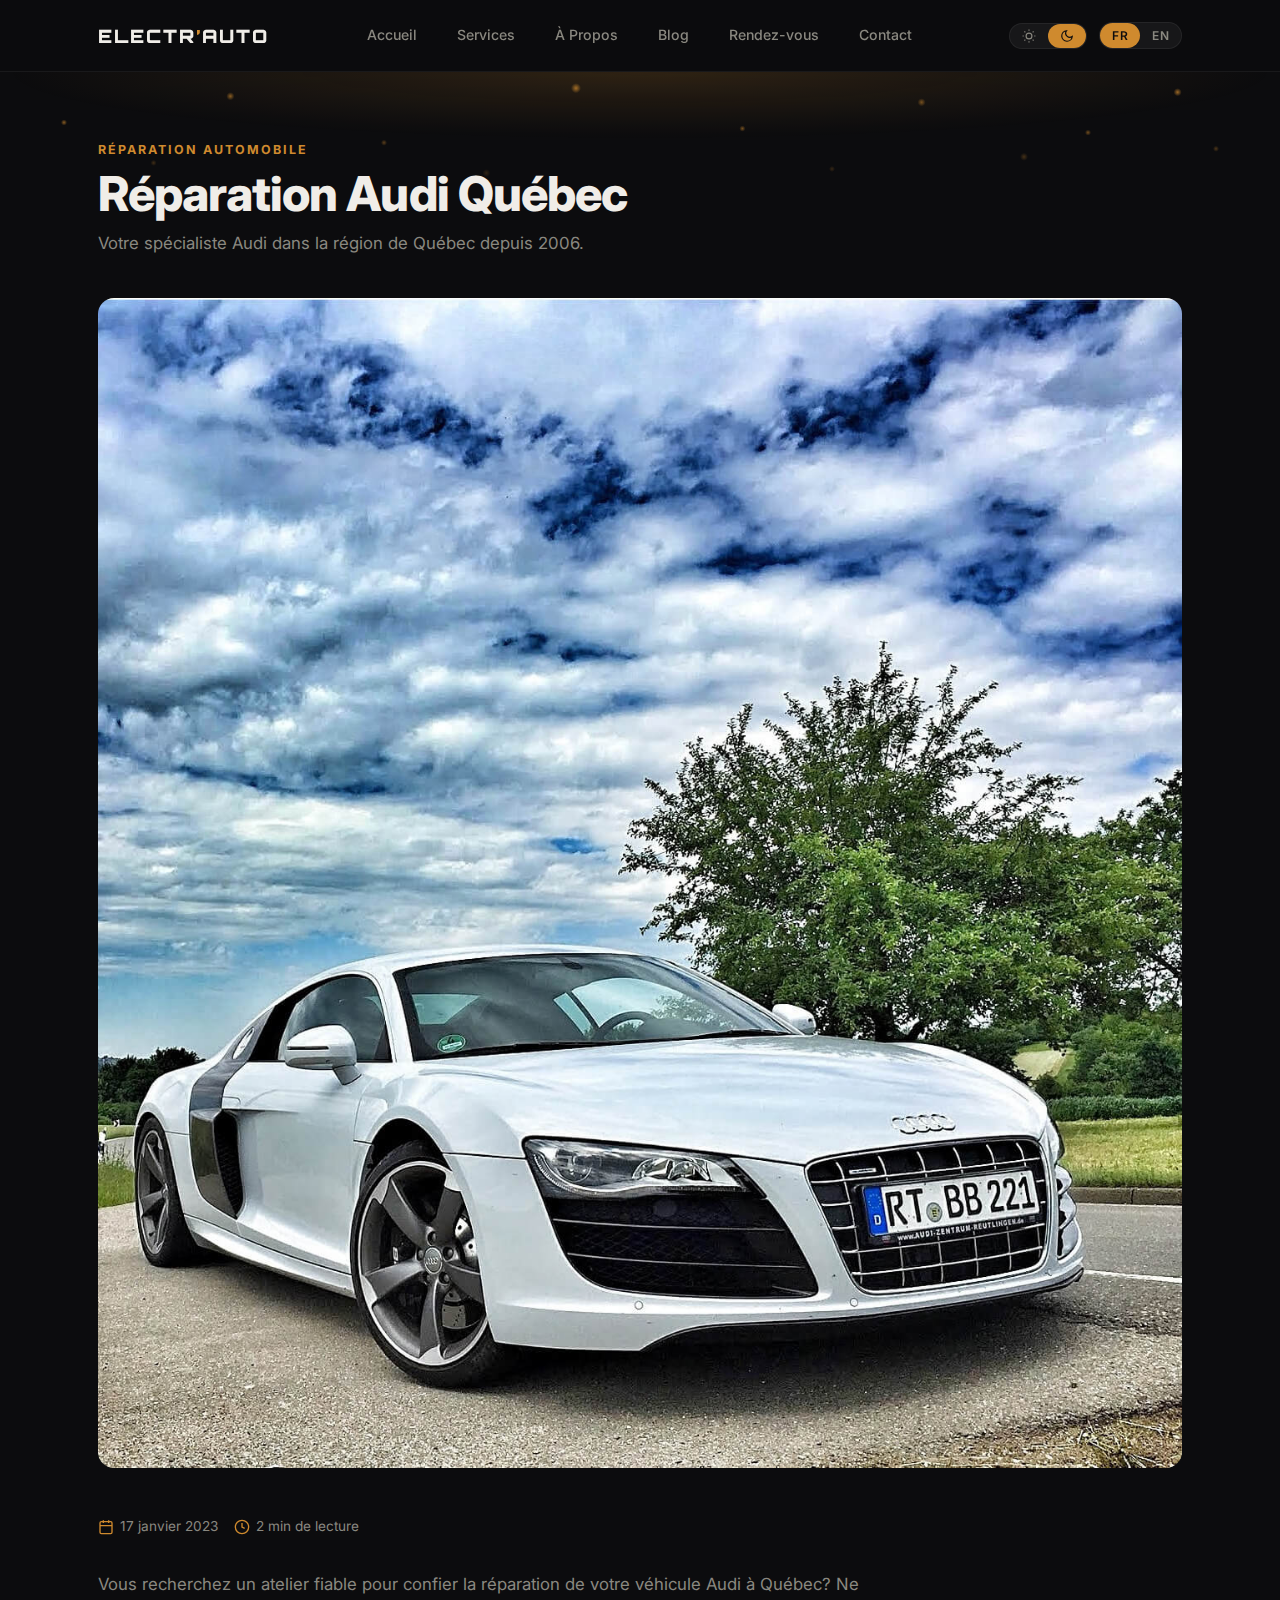
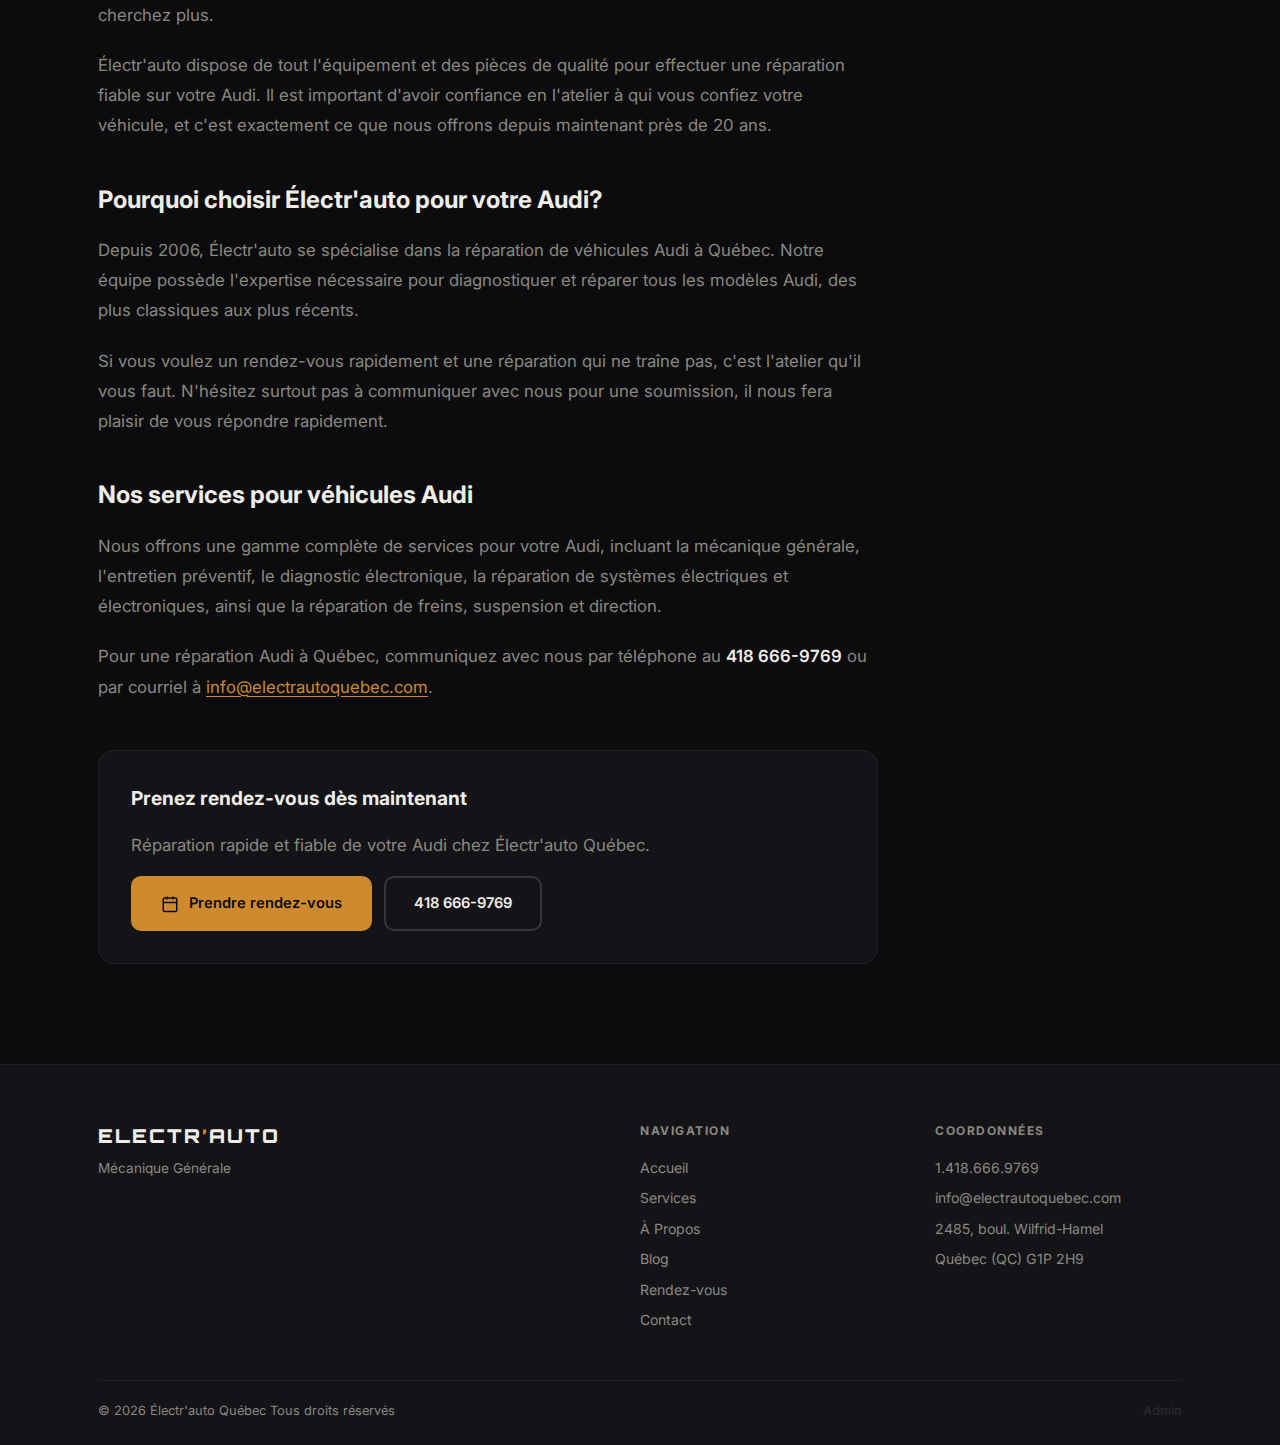
<file: reparation-audi-quebec.html>
<!DOCTYPE html>
<html lang="fr">
<head>
    <meta charset="UTF-8">
    <meta name="viewport" content="width=device-width, initial-scale=1.0">
    <title>Réparation Audi Québec - Électr'auto Québec - Mécanique Générale et Performance</title>
        <meta name="robots" content="index, follow">
    <link rel="canonical" href="https://electrautoquebec.com/reparation-audi-quebec">
    <meta property="og:type" content="website">
    <meta property="og:title" content="Réparation Audi Québec - Électr'auto Québec">
    <meta property="og:description" content="Réparation de véhicules Audi à Québec. Électr'auto dispose de tout l'équipement et des pièces de qualité pour effectuer une réparation fiable de votre Audi. Depuis 2006.">
    <meta property="og:url" content="https://electrautoquebec.com/reparation-audi-quebec">
    <meta property="og:image" content="https://electrautoquebec.com/Images/seo/audi.jpg">
    <meta property="og:locale" content="fr_CA">
    <meta property="og:site_name" content="Électr'auto Québec">
    <meta name="description" content="Réparation de véhicules Audi à Québec. Électr'auto dispose de tout l'équipement et des pièces de qualité pour effectuer une réparation fiable de votre Audi. Depuis 2006.">
    <link rel="preconnect" href="https://fonts.googleapis.com">
    <link rel="preconnect" href="https://fonts.gstatic.com" crossorigin>
    <link href="https://fonts.googleapis.com/css2?family=Inter:wght@300;400;500;600;700;800;900&family=Orbitron:wght@700;800;900&display=swap" rel="stylesheet">
    <link rel="icon" type="image/svg+xml" href="/favicon.svg">
    <link rel="stylesheet" href="css/v2.css">
    <style>
        .seo-article {
            padding: 80px 0 100px;
        }
        .seo-article__hero-img {
            width: 100%;
            border-radius: var(--radius);
            margin-bottom: 48px;
        }
        .seo-article__content {
            max-width: 780px;
        }
        .seo-article__content h2 {
            font-family: 'Inter', sans-serif;
            font-size: 1.5rem;
            font-weight: 700;
            margin: 40px 0 16px;
            color: var(--text);
        }
        .seo-article__content p {
            font-size: 1.05rem;
            line-height: 1.8;
            color: var(--text-muted);
            margin-bottom: 20px;
        }
        .seo-article__content strong {
            color: var(--text);
            font-weight: 600;
        }
        .seo-article__content a:not(.btn) {
            color: var(--accent);
            text-decoration: underline;
            text-underline-offset: 3px;
        }
        .seo-article__content a:not(.btn):hover {
            color: var(--accent-light);
        }
        .seo-article__cta {
            margin-top: 48px;
            padding: 32px;
            background: var(--bg-card);
            border: 1px solid var(--border);
            border-radius: var(--radius);
            display: flex;
            flex-direction: column;
            gap: 16px;
        }
        .seo-article__cta h3 {
            font-size: 1.2rem;
            font-weight: 700;
        }
        .seo-article__cta p {
            color: var(--text-muted);
            margin-bottom: 0;
        }
        .seo-article__cta-actions {
            display: flex;
            gap: 12px;
            flex-wrap: wrap;
        }
        .seo-article__meta {
            display: flex;
            align-items: center;
            gap: 16px;
            margin-bottom: 32px;
            color: var(--text-muted);
            font-size: 0.85rem;
        }
        .seo-article__meta svg {
            width: 16px;
            height: 16px;
            stroke: var(--accent);
        }
        .seo-article__meta span {
            display: flex;
            align-items: center;
            gap: 6px;
        }
        [data-theme="light"] .seo-article__content h2 {
            color: var(--text-dark);
        }
        [data-theme="light"] .seo-article__content strong {
            color: var(--text-dark);
        }
        [data-theme="light"] .seo-article__cta {
            background: var(--bg-light-alt);
            border-color: var(--border-light);
        }
        @media (max-width: 768px) {
            .seo-article { padding: 48px 0 64px; }
            .seo-article__hero-img { max-height: 260px; margin-bottom: 32px; }
            .seo-article__content h2 { font-size: 1.25rem; }
            .seo-article__content p { font-size: 0.95rem; }
        }
    </style>
    <script type="application/ld+json">
    {
      "@context": "https://schema.org",
      "@type": "AutoRepair",
      "name": "Électr'auto Québec",
      "description": "Réparation de véhicules Audi à Québec. Électr'auto dispose de tout l'équipement et des pièces de qualité pour effectuer une réparation fiable de votre Audi. Depuis 2006.",
      "url": "https://electrautoquebec.com/reparation-audi-quebec",
      "image": "https://electrautoquebec.com/Images/seo/audi.jpg",
      "telephone": "+1-418-666-5765",
      "address": {
        "@type": "PostalAddress",
        "streetAddress": "1300 Avenue Galilée, Local 106",
        "addressLocality": "Québec",
        "addressRegion": "QC",
        "postalCode": "G1P 4G8",
        "addressCountry": "CA"
      },
      "openingHoursSpecification": [
        { "@type": "OpeningHoursSpecification", "dayOfWeek": ["Monday","Tuesday","Wednesday","Thursday"], "opens": "08:00", "closes": "17:00" },
        { "@type": "OpeningHoursSpecification", "dayOfWeek": "Friday", "opens": "08:00", "closes": "12:00" }
      ]
    }
    </script>
</head>
<body>

    <!-- ========== NAVBAR ========== -->
    <nav class="nav" id="nav">
        <div class="nav__inner">
            <a href="index.html" class="nav__brand">
                ELECTR<span class="o">&#8217;</span>AUTO
            </a>
            <ul class="nav__links" id="nav-links">
                <li><a href="index.html#hero" data-fr="Accueil" data-en="Home">Accueil</a></li>
                <li><a href="index.html#services" data-fr="Services" data-en="Services">Services</a></li>
                <li><a href="index.html#about" data-fr="À Propos" data-en="About">À Propos</a></li>
                <li><a href="blog.html">Blog</a></li>
                <li class="nav__links--mobile-only"><a href="rendez-vous.html" data-fr="Rendez-vous" data-en="Appointment">Rendez-vous</a></li>
                <li class="nav__links--mobile-only"><a href="index.html#contact" data-fr="Contact" data-en="Contact">Contact</a></li>
                <li class="nav__theme-menu">
                    <div class="theme-toggle" id="theme-toggle-menu" role="switch" aria-label="Changer le thème">
                        <span class="theme-toggle__opt theme-toggle__opt--sun">
                            <svg viewBox="0 0 24 24" fill="none" stroke="currentColor" stroke-width="2"><circle cx="12" cy="12" r="5"/><path d="M12 1v2m0 18v2M4.22 4.22l1.42 1.42m12.72 12.72l1.42 1.42M1 12h2m18 0h2M4.22 19.78l1.42-1.42M18.36 5.64l1.42-1.42"/></svg>
                        </span>
                        <span class="theme-toggle__opt theme-toggle__opt--moon">
                            <svg viewBox="0 0 24 24" fill="none" stroke="currentColor" stroke-width="2"><path d="M21 12.79A9 9 0 1 1 11.21 3 7 7 0 0 0 21 12.79z"/></svg>
                        </span>
                    </div>
                </li>
            </ul>
            <div class="nav__actions">
                <a href="rendez-vous.html" class="nav__shortcut" data-fr="Rendez-vous" data-en="Appointment">Rendez-vous</a>
                <a href="index.html#contact" class="nav__shortcut" data-fr="Contact" data-en="Contact">Contact</a>
                <div class="theme-toggle" id="theme-toggle" role="switch" aria-label="Changer le thème">
                    <span class="theme-toggle__opt theme-toggle__opt--sun">
                        <svg viewBox="0 0 24 24" fill="none" stroke="currentColor" stroke-width="2"><circle cx="12" cy="12" r="5"/><path d="M12 1v2m0 18v2M4.22 4.22l1.42 1.42m12.72 12.72l1.42 1.42M1 12h2m18 0h2M4.22 19.78l1.42-1.42M18.36 5.64l1.42-1.42"/></svg>
                    </span>
                    <span class="theme-toggle__opt theme-toggle__opt--moon">
                        <svg viewBox="0 0 24 24" fill="none" stroke="currentColor" stroke-width="2"><path d="M21 12.79A9 9 0 1 1 11.21 3 7 7 0 0 0 21 12.79z"/></svg>
                    </span>
                </div>
                <div class="lang" role="group">
                    <button class="lang__btn active" id="btn-fr" onclick="setLang('fr')">FR</button>
                    <button class="lang__btn" id="btn-en" onclick="setLang('en')">EN</button>
                </div>
                <button class="burger" id="burger" aria-label="Menu">
                    <span></span><span></span><span></span>
                </button>
            </div>
        </div>
    </nav>

    <!-- ========== PAGE HEADER ========== -->
    <section class="appt-hero appt-hero--wide">
        <div class="appt-hero__bg"></div>
        <div class="wrap">
            <span class="section__tag" data-fr="Réparation automobile" data-en="Auto Repair">Réparation automobile</span>
            <h1 data-fr="Réparation Audi Québec" data-en="Audi Repair Quebec City">Réparation Audi Québec</h1>
            <p class="appt-hero__desc" data-fr="Votre spécialiste Audi dans la région de Québec depuis 2006." data-en="Your Audi specialist in the Quebec City area since 2006.">Votre spécialiste Audi dans la région de Québec depuis 2006.</p>
        </div>
    </section>

    <!-- ========== ARTICLE ========== -->
    <main class="section section--dark seo-article">
        <div class="wrap">
            <img class="seo-article__hero-img" src="Images/seo/audi.jpg" alt="Réparation Audi Québec - Électr'auto Québec">

            <div class="seo-article__content">
                <div class="seo-article__meta">
                    <span>
                        <svg viewBox="0 0 24 24" fill="none" stroke="currentColor" stroke-width="2"><rect x="3" y="4" width="18" height="18" rx="2"/><path d="M16 2v4M8 2v4M3 10h18"/></svg>
                        <span data-fr="17 janvier 2023" data-en="January 17, 2023">17 janvier 2023</span>
                    </span>
                    <span>
                        <svg viewBox="0 0 24 24" fill="none" stroke="currentColor" stroke-width="2"><circle cx="12" cy="12" r="10"/><path d="M12 6v6l4 2"/></svg>
                        <span data-fr="2 min de lecture" data-en="2 min read">2 min de lecture</span>
                    </span>
                </div>

                <p data-fr="Vous recherchez un atelier fiable pour confier la réparation de votre véhicule Audi à Québec? Ne cherchez plus." data-en="Looking for a reliable shop to entrust the repair of your Audi vehicle in Quebec City? Look no further.">Vous recherchez un atelier fiable pour confier la réparation de votre véhicule Audi à Québec? Ne cherchez plus.</p>

                <p data-fr="Électr'auto dispose de tout l'équipement et des pièces de qualité pour effectuer une réparation fiable sur votre Audi. Il est important d'avoir confiance en l'atelier à qui vous confiez votre véhicule, et c'est exactement ce que nous offrons depuis maintenant près de 20 ans." data-en="Électr'auto has all the equipment and quality parts to perform a reliable repair on your Audi. It's important to trust the shop you entrust your vehicle to, and that's exactly what we've been offering for nearly 20 years.">Électr'auto dispose de tout l'équipement et des pièces de qualité pour effectuer une réparation fiable sur votre Audi. Il est important d'avoir confiance en l'atelier à qui vous confiez votre véhicule, et c'est exactement ce que nous offrons depuis maintenant près de 20 ans.</p>

                <h2 data-fr="Pourquoi choisir Électr'auto pour votre Audi?" data-en="Why choose Électr'auto for your Audi?">Pourquoi choisir Électr'auto pour votre Audi?</h2>

                <p data-fr="Depuis 2006, Électr'auto se spécialise dans la réparation de véhicules Audi à Québec. Notre équipe possède l'expertise nécessaire pour diagnostiquer et réparer tous les modèles Audi, des plus classiques aux plus récents." data-en="Since 2006, Électr'auto has specialized in Audi vehicle repair in Quebec City. Our team has the expertise to diagnose and repair all Audi models, from the classics to the newest.">Depuis 2006, Électr'auto se spécialise dans la réparation de véhicules Audi à Québec. Notre équipe possède l'expertise nécessaire pour diagnostiquer et réparer tous les modèles Audi, des plus classiques aux plus récents.</p>

                <p data-fr="Si vous voulez un rendez-vous rapidement et une réparation qui ne traîne pas, c'est l'atelier qu'il vous faut. N'hésitez surtout pas à communiquer avec nous pour une soumission, il nous fera plaisir de vous répondre rapidement." data-en="If you want a quick appointment and a repair that doesn't drag on, this is the shop for you. Don't hesitate to contact us for a quote — we'll be happy to get back to you promptly.">Si vous voulez un rendez-vous rapidement et une réparation qui ne traîne pas, c'est l'atelier qu'il vous faut. N'hésitez surtout pas à communiquer avec nous pour une soumission, il nous fera plaisir de vous répondre rapidement.</p>

                <h2 data-fr="Nos services pour véhicules Audi" data-en="Our services for Audi vehicles">Nos services pour véhicules Audi</h2>

                <p data-fr="Nous offrons une gamme complète de services pour votre Audi, incluant la mécanique générale, l'entretien préventif, le diagnostic électronique, la réparation de systèmes électriques et électroniques, ainsi que la réparation de freins, suspension et direction." data-en="We offer a full range of services for your Audi, including general mechanics, preventive maintenance, electronic diagnostics, electrical and electronic system repair, as well as brake, suspension and steering repair.">Nous offrons une gamme complète de services pour votre Audi, incluant la mécanique générale, l'entretien préventif, le diagnostic électronique, la réparation de systèmes électriques et électroniques, ainsi que la réparation de freins, suspension et direction.</p>

                <p data-fr="Pour une réparation Audi à Québec, communiquez avec nous par téléphone au <strong>418 666-9769</strong> ou par courriel à <a href='mailto:info@electrautoquebec.com'>info@electrautoquebec.com</a>." data-en="For a Audi repair in Quebec City, contact us by phone at <strong>418 666-9769</strong> or by email at <a href='mailto:info@electrautoquebec.com'>info@electrautoquebec.com</a>.">Pour une réparation Audi à Québec, communiquez avec nous par téléphone au <strong>418 666-9769</strong> ou par courriel à <a href="mailto:info@electrautoquebec.com">info@electrautoquebec.com</a>.</p>

                <!-- CTA BOX -->
                <div class="seo-article__cta">
                    <h3 data-fr="Prenez rendez-vous dès maintenant" data-en="Book an appointment now">Prenez rendez-vous dès maintenant</h3>
                    <p data-fr="Réparation rapide et fiable de votre Audi chez Électr'auto Québec." data-en="Fast and reliable repair for your Audi at Électr'auto Quebec.">Réparation rapide et fiable de votre Audi chez Électr'auto Québec.</p>
                    <div class="seo-article__cta-actions">
                        <a href="rendez-vous.html" class="btn btn--primary">
                            <svg viewBox="0 0 24 24" fill="none" stroke="currentColor" stroke-width="2"><rect x="3" y="4" width="18" height="18" rx="2"/><path d="M16 2v4M8 2v4M3 10h18"/></svg>
                            <span data-fr="Prendre rendez-vous" data-en="Book an Appointment">Prendre rendez-vous</span>
                        </a>
                        <a href="tel:+14186669769" class="btn btn--ghost">418 666-9769</a>
                    </div>
                </div>
            </div>
        </div>
    </main>

    <!-- ========== FOOTER ========== -->
    <footer class="footer">
        <div class="wrap">
            <div class="footer__top">
                <div class="footer__brand">
                    <span class="footer__logo">ELECTR<span class="o">&#8217;</span>AUTO</span>
                    <p data-fr="Mécanique Générale" data-en="General Mechanics">Mécanique Générale</p>
                </div>
                <div class="footer__col">
                    <h4 data-fr="Navigation" data-en="Navigation">Navigation</h4>
                    <a href="index.html#hero" data-fr="Accueil" data-en="Home">Accueil</a>
                    <a href="index.html#services" data-fr="Services" data-en="Services">Services</a>
                    <a href="index.html#about" data-fr="À Propos" data-en="About">À Propos</a>
                    <a href="blog.html">Blog</a>
                    <a href="rendez-vous.html" data-fr="Rendez-vous" data-en="Appointment">Rendez-vous</a>
                    <a href="index.html#contact" data-fr="Contact" data-en="Contact">Contact</a>
                </div>
                <div class="footer__col">
                    <h4 data-fr="Coordonnées" data-en="Contact Info">Coordonnées</h4>
                    <a href="tel:+14186669769">1.418.666.9769</a>
                    <a href="mailto:info@electrautoquebec.com">info@electrautoquebec.com</a>
                    <span>2485, boul. Wilfrid-Hamel</span>
                    <span>Québec (QC) G1P 2H9</span>
                </div>
            </div>
            <div class="footer__bottom">
                <p>&copy; 2026 Électr'auto Québec <span data-fr="Tous droits réservés" data-en="All rights reserved">Tous droits réservés</span></p>
                <a href="admin.html" class="footer__admin">Admin</a>
            </div>
        </div>
    </footer>

    <script src="js/v2.js"></script>
</body>
</html>
</file>
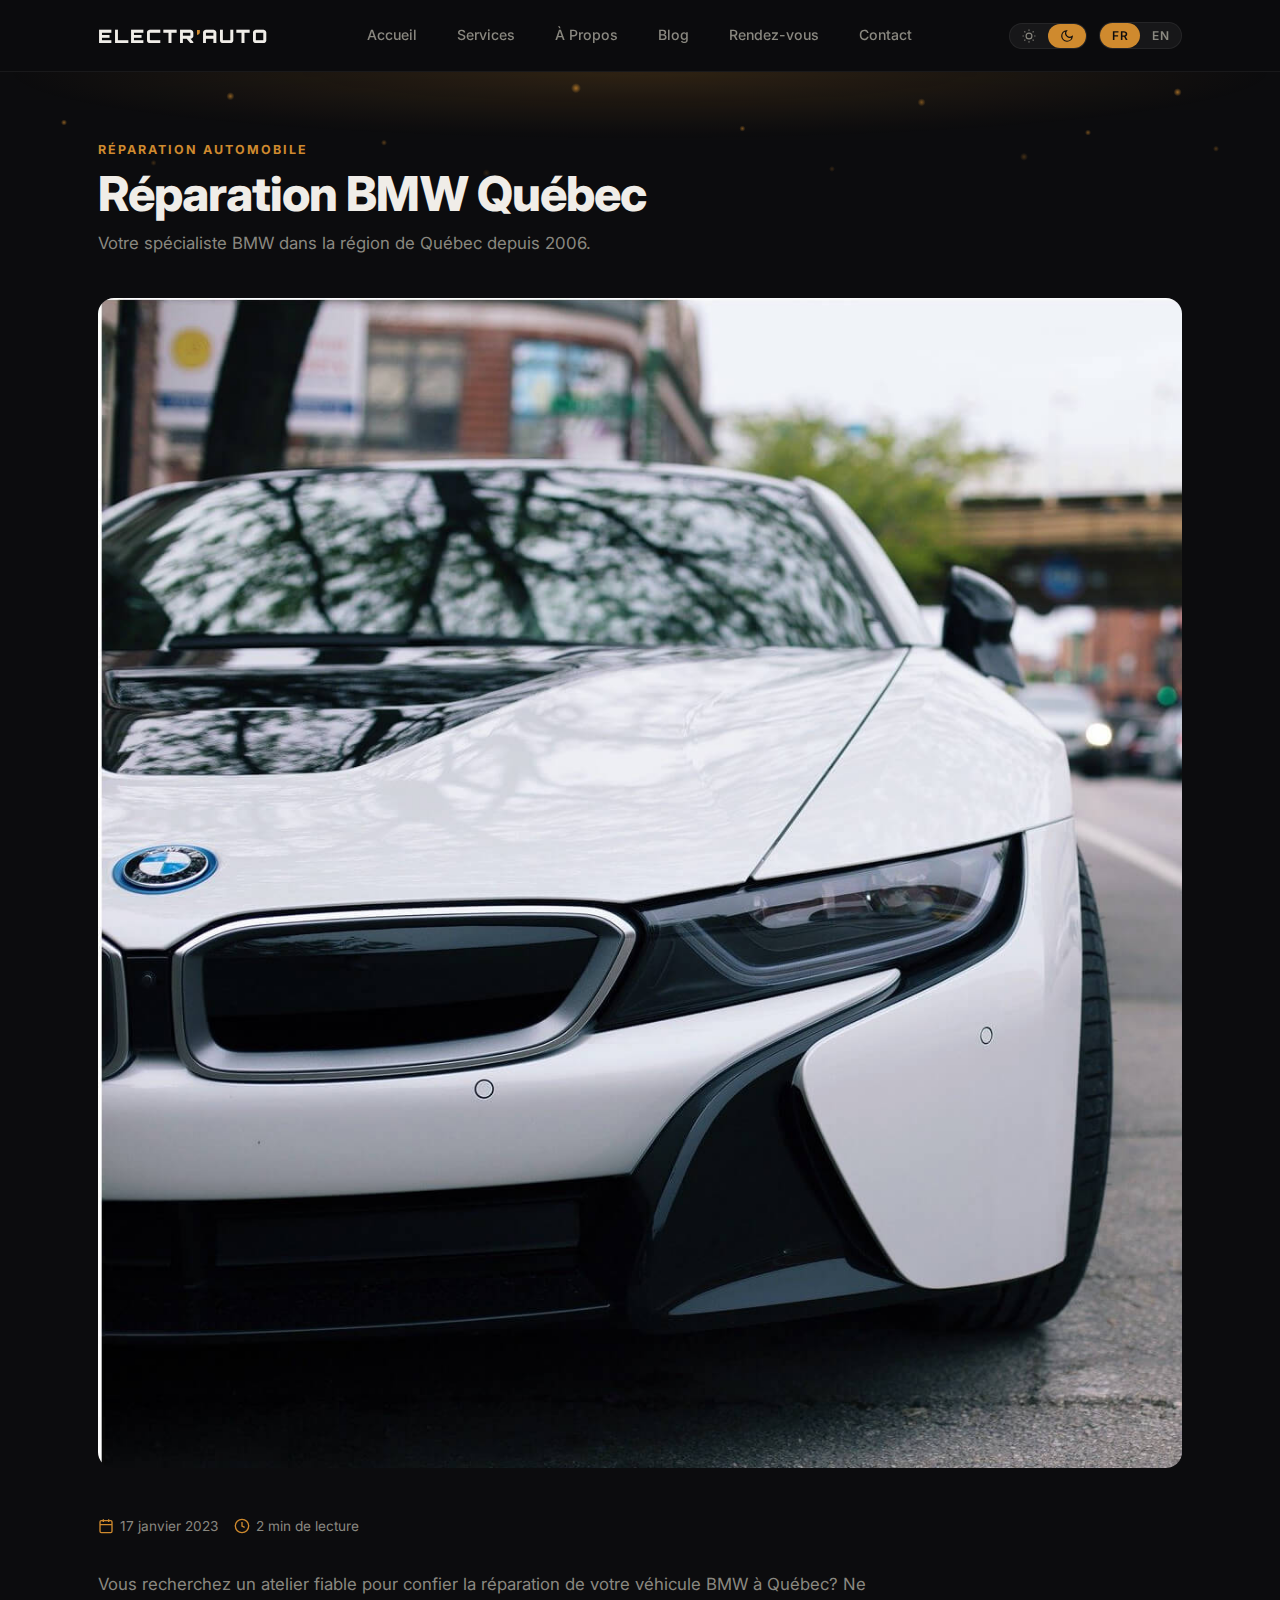
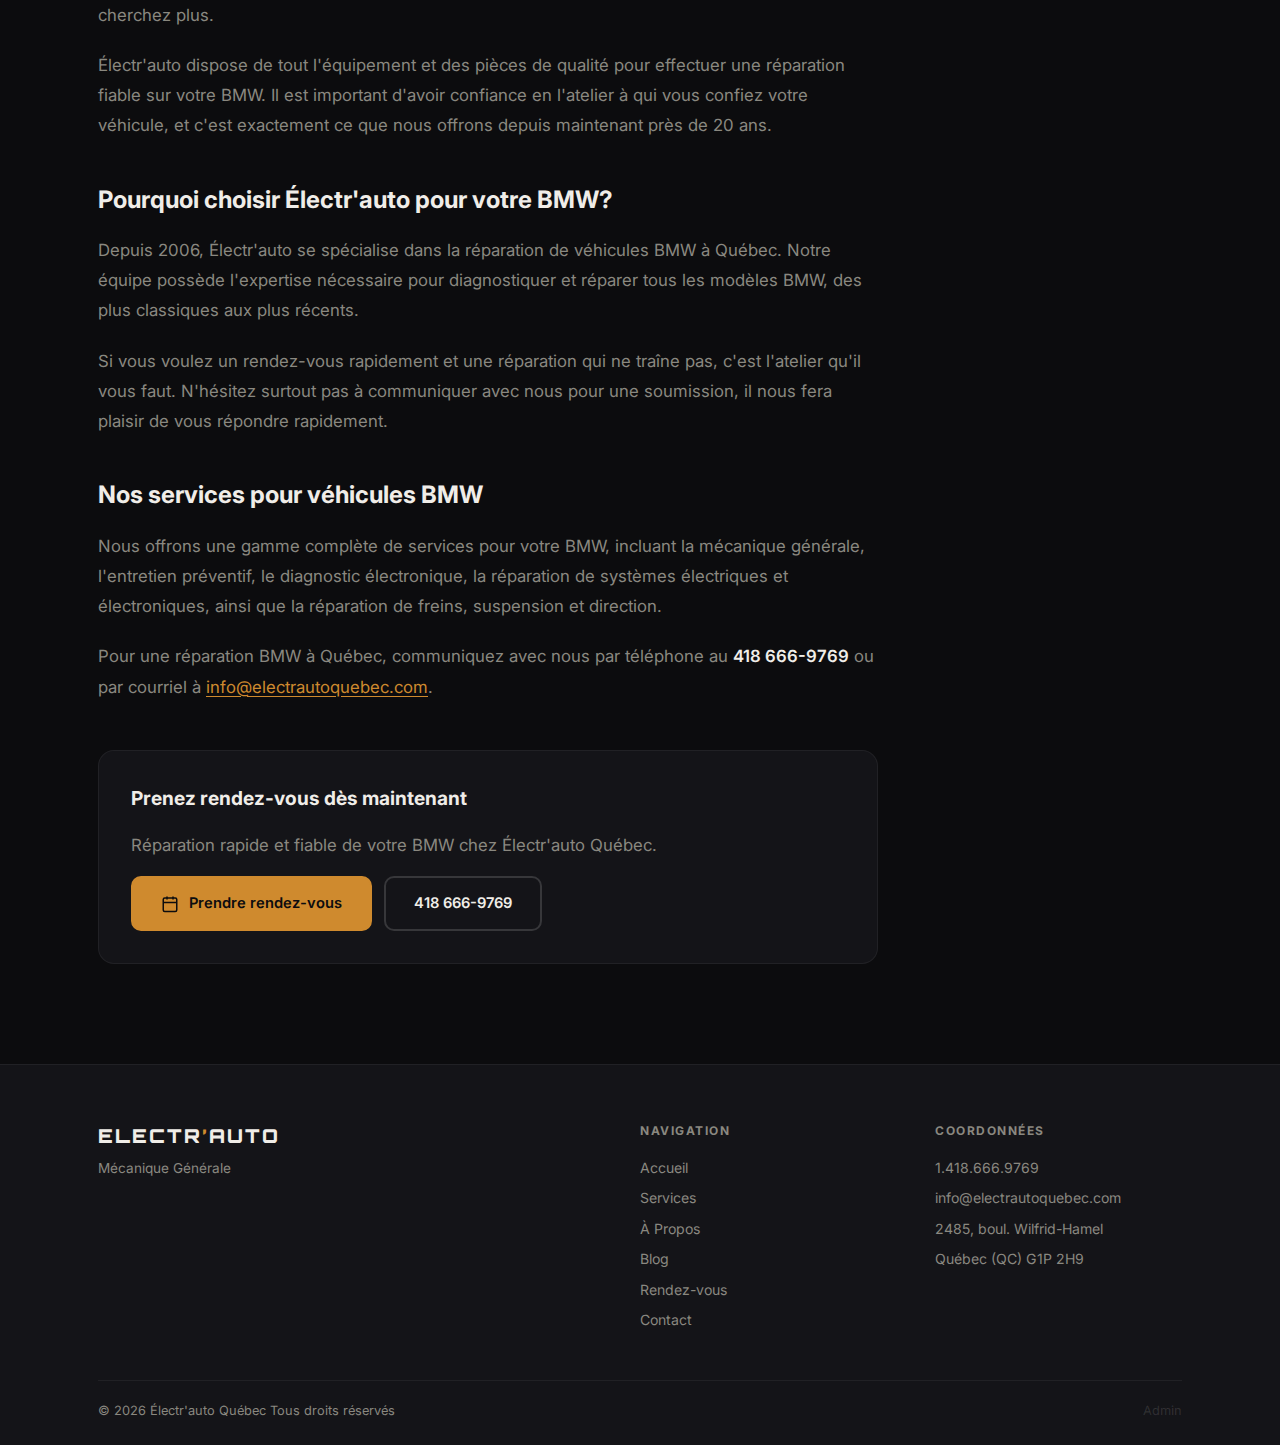
<file: reparation-bmw-quebec.html>
<!DOCTYPE html>
<html lang="fr">
<head>
    <meta charset="UTF-8">
    <meta name="viewport" content="width=device-width, initial-scale=1.0">
    <title>Réparation BMW Québec - Électr'auto Québec - Mécanique Générale et Performance</title>
    <meta name="description" content="Réparation de véhicules BMW à Québec. Électr'auto dispose de tout l'équipement et des pièces de qualité pour effectuer une réparation fiable de votre BMW. Depuis 2006.">
    <link rel="preconnect" href="https://fonts.googleapis.com">
    <link rel="preconnect" href="https://fonts.gstatic.com" crossorigin>
    <link href="https://fonts.googleapis.com/css2?family=Inter:wght@300;400;500;600;700;800;900&family=Orbitron:wght@700;800;900&display=swap" rel="stylesheet">
    <link rel="icon" type="image/svg+xml" href="/favicon.svg">
    <link rel="stylesheet" href="css/v2.css">
    <style>
        .seo-article {
            padding: 80px 0 100px;
        }
        .seo-article__hero-img {
            width: 100%;
            border-radius: var(--radius);
            margin-bottom: 48px;
        }
        .seo-article__content {
            max-width: 780px;
        }
        .seo-article__content h2 {
            font-family: 'Inter', sans-serif;
            font-size: 1.5rem;
            font-weight: 700;
            margin: 40px 0 16px;
            color: var(--text);
        }
        .seo-article__content p {
            font-size: 1.05rem;
            line-height: 1.8;
            color: var(--text-muted);
            margin-bottom: 20px;
        }
        .seo-article__content strong {
            color: var(--text);
            font-weight: 600;
        }
        .seo-article__content a:not(.btn) {
            color: var(--accent);
            text-decoration: underline;
            text-underline-offset: 3px;
        }
        .seo-article__content a:not(.btn):hover {
            color: var(--accent-light);
        }
        .seo-article__cta {
            margin-top: 48px;
            padding: 32px;
            background: var(--bg-card);
            border: 1px solid var(--border);
            border-radius: var(--radius);
            display: flex;
            flex-direction: column;
            gap: 16px;
        }
        .seo-article__cta h3 {
            font-size: 1.2rem;
            font-weight: 700;
        }
        .seo-article__cta p {
            color: var(--text-muted);
            margin-bottom: 0;
        }
        .seo-article__cta-actions {
            display: flex;
            gap: 12px;
            flex-wrap: wrap;
        }
        .seo-article__meta {
            display: flex;
            align-items: center;
            gap: 16px;
            margin-bottom: 32px;
            color: var(--text-muted);
            font-size: 0.85rem;
        }
        .seo-article__meta svg {
            width: 16px;
            height: 16px;
            stroke: var(--accent);
        }
        .seo-article__meta span {
            display: flex;
            align-items: center;
            gap: 6px;
        }
        [data-theme="light"] .seo-article__content h2 {
            color: var(--text-dark);
        }
        [data-theme="light"] .seo-article__content strong {
            color: var(--text-dark);
        }
        [data-theme="light"] .seo-article__cta {
            background: var(--bg-light-alt);
            border-color: var(--border-light);
        }
        @media (max-width: 768px) {
            .seo-article { padding: 48px 0 64px; }
            .seo-article__hero-img { max-height: 260px; margin-bottom: 32px; }
            .seo-article__content h2 { font-size: 1.25rem; }
            .seo-article__content p { font-size: 0.95rem; }
        }
    </style>
</head>
<body>

    <!-- ========== NAVBAR ========== -->
    <nav class="nav" id="nav">
        <div class="nav__inner">
            <a href="index.html" class="nav__brand">
                ELECTR<span class="o">&#8217;</span>AUTO
            </a>
            <ul class="nav__links" id="nav-links">
                <li><a href="index.html#hero" data-fr="Accueil" data-en="Home">Accueil</a></li>
                <li><a href="index.html#services" data-fr="Services" data-en="Services">Services</a></li>
                <li><a href="index.html#about" data-fr="À Propos" data-en="About">À Propos</a></li>
                <li><a href="blog.html">Blog</a></li>
                <li class="nav__links--mobile-only"><a href="rendez-vous.html" data-fr="Rendez-vous" data-en="Appointment">Rendez-vous</a></li>
                <li class="nav__links--mobile-only"><a href="index.html#contact" data-fr="Contact" data-en="Contact">Contact</a></li>
                <li class="nav__theme-menu">
                    <div class="theme-toggle" id="theme-toggle-menu" role="switch" aria-label="Changer le thème">
                        <span class="theme-toggle__opt theme-toggle__opt--sun">
                            <svg viewBox="0 0 24 24" fill="none" stroke="currentColor" stroke-width="2"><circle cx="12" cy="12" r="5"/><path d="M12 1v2m0 18v2M4.22 4.22l1.42 1.42m12.72 12.72l1.42 1.42M1 12h2m18 0h2M4.22 19.78l1.42-1.42M18.36 5.64l1.42-1.42"/></svg>
                        </span>
                        <span class="theme-toggle__opt theme-toggle__opt--moon">
                            <svg viewBox="0 0 24 24" fill="none" stroke="currentColor" stroke-width="2"><path d="M21 12.79A9 9 0 1 1 11.21 3 7 7 0 0 0 21 12.79z"/></svg>
                        </span>
                    </div>
                </li>
            </ul>
            <div class="nav__actions">
                <a href="rendez-vous.html" class="nav__shortcut" data-fr="Rendez-vous" data-en="Appointment">Rendez-vous</a>
                <a href="index.html#contact" class="nav__shortcut" data-fr="Contact" data-en="Contact">Contact</a>
                <div class="theme-toggle" id="theme-toggle" role="switch" aria-label="Changer le thème">
                    <span class="theme-toggle__opt theme-toggle__opt--sun">
                        <svg viewBox="0 0 24 24" fill="none" stroke="currentColor" stroke-width="2"><circle cx="12" cy="12" r="5"/><path d="M12 1v2m0 18v2M4.22 4.22l1.42 1.42m12.72 12.72l1.42 1.42M1 12h2m18 0h2M4.22 19.78l1.42-1.42M18.36 5.64l1.42-1.42"/></svg>
                    </span>
                    <span class="theme-toggle__opt theme-toggle__opt--moon">
                        <svg viewBox="0 0 24 24" fill="none" stroke="currentColor" stroke-width="2"><path d="M21 12.79A9 9 0 1 1 11.21 3 7 7 0 0 0 21 12.79z"/></svg>
                    </span>
                </div>
                <div class="lang" role="group">
                    <button class="lang__btn active" id="btn-fr" onclick="setLang('fr')">FR</button>
                    <button class="lang__btn" id="btn-en" onclick="setLang('en')">EN</button>
                </div>
                <button class="burger" id="burger" aria-label="Menu">
                    <span></span><span></span><span></span>
                </button>
            </div>
        </div>
    </nav>

    <!-- ========== PAGE HEADER ========== -->
    <section class="appt-hero appt-hero--wide">
        <div class="appt-hero__bg"></div>
        <div class="wrap">
            <span class="section__tag" data-fr="Réparation automobile" data-en="Auto Repair">Réparation automobile</span>
            <h1 data-fr="Réparation BMW Québec" data-en="BMW Repair Quebec City">Réparation BMW Québec</h1>
            <p class="appt-hero__desc" data-fr="Votre spécialiste BMW dans la région de Québec depuis 2006." data-en="Your BMW specialist in the Quebec City area since 2006.">Votre spécialiste BMW dans la région de Québec depuis 2006.</p>
        </div>
    </section>

    <!-- ========== ARTICLE ========== -->
    <main class="section section--dark seo-article">
        <div class="wrap">
            <img class="seo-article__hero-img" src="Images/seo/bmw.jpg" alt="Réparation BMW Québec - Électr'auto Québec">

            <div class="seo-article__content">
                <div class="seo-article__meta">
                    <span>
                        <svg viewBox="0 0 24 24" fill="none" stroke="currentColor" stroke-width="2"><rect x="3" y="4" width="18" height="18" rx="2"/><path d="M16 2v4M8 2v4M3 10h18"/></svg>
                        <span data-fr="17 janvier 2023" data-en="January 17, 2023">17 janvier 2023</span>
                    </span>
                    <span>
                        <svg viewBox="0 0 24 24" fill="none" stroke="currentColor" stroke-width="2"><circle cx="12" cy="12" r="10"/><path d="M12 6v6l4 2"/></svg>
                        <span data-fr="2 min de lecture" data-en="2 min read">2 min de lecture</span>
                    </span>
                </div>

                <p data-fr="Vous recherchez un atelier fiable pour confier la réparation de votre véhicule BMW à Québec? Ne cherchez plus." data-en="Looking for a reliable shop to entrust the repair of your BMW vehicle in Quebec City? Look no further.">Vous recherchez un atelier fiable pour confier la réparation de votre véhicule BMW à Québec? Ne cherchez plus.</p>

                <p data-fr="Électr'auto dispose de tout l'équipement et des pièces de qualité pour effectuer une réparation fiable sur votre BMW. Il est important d'avoir confiance en l'atelier à qui vous confiez votre véhicule, et c'est exactement ce que nous offrons depuis maintenant près de 20 ans." data-en="Électr'auto has all the equipment and quality parts to perform a reliable repair on your BMW. It's important to trust the shop you entrust your vehicle to, and that's exactly what we've been offering for nearly 20 years.">Électr'auto dispose de tout l'équipement et des pièces de qualité pour effectuer une réparation fiable sur votre BMW. Il est important d'avoir confiance en l'atelier à qui vous confiez votre véhicule, et c'est exactement ce que nous offrons depuis maintenant près de 20 ans.</p>

                <h2 data-fr="Pourquoi choisir Électr'auto pour votre BMW?" data-en="Why choose Électr'auto for your BMW?">Pourquoi choisir Électr'auto pour votre BMW?</h2>

                <p data-fr="Depuis 2006, Électr'auto se spécialise dans la réparation de véhicules BMW à Québec. Notre équipe possède l'expertise nécessaire pour diagnostiquer et réparer tous les modèles BMW, des plus classiques aux plus récents." data-en="Since 2006, Électr'auto has specialized in BMW vehicle repair in Quebec City. Our team has the expertise to diagnose and repair all BMW models, from the classics to the newest.">Depuis 2006, Électr'auto se spécialise dans la réparation de véhicules BMW à Québec. Notre équipe possède l'expertise nécessaire pour diagnostiquer et réparer tous les modèles BMW, des plus classiques aux plus récents.</p>

                <p data-fr="Si vous voulez un rendez-vous rapidement et une réparation qui ne traîne pas, c'est l'atelier qu'il vous faut. N'hésitez surtout pas à communiquer avec nous pour une soumission, il nous fera plaisir de vous répondre rapidement." data-en="If you want a quick appointment and a repair that doesn't drag on, this is the shop for you. Don't hesitate to contact us for a quote — we'll be happy to get back to you promptly.">Si vous voulez un rendez-vous rapidement et une réparation qui ne traîne pas, c'est l'atelier qu'il vous faut. N'hésitez surtout pas à communiquer avec nous pour une soumission, il nous fera plaisir de vous répondre rapidement.</p>

                <h2 data-fr="Nos services pour véhicules BMW" data-en="Our services for BMW vehicles">Nos services pour véhicules BMW</h2>

                <p data-fr="Nous offrons une gamme complète de services pour votre BMW, incluant la mécanique générale, l'entretien préventif, le diagnostic électronique, la réparation de systèmes électriques et électroniques, ainsi que la réparation de freins, suspension et direction." data-en="We offer a full range of services for your BMW, including general mechanics, preventive maintenance, electronic diagnostics, electrical and electronic system repair, as well as brake, suspension and steering repair.">Nous offrons une gamme complète de services pour votre BMW, incluant la mécanique générale, l'entretien préventif, le diagnostic électronique, la réparation de systèmes électriques et électroniques, ainsi que la réparation de freins, suspension et direction.</p>

                <p data-fr="Pour une réparation BMW à Québec, communiquez avec nous par téléphone au <strong>418 666-9769</strong> ou par courriel à <a href='mailto:info@electrautoquebec.com'>info@electrautoquebec.com</a>." data-en="For a BMW repair in Quebec City, contact us by phone at <strong>418 666-9769</strong> or by email at <a href='mailto:info@electrautoquebec.com'>info@electrautoquebec.com</a>.">Pour une réparation BMW à Québec, communiquez avec nous par téléphone au <strong>418 666-9769</strong> ou par courriel à <a href="mailto:info@electrautoquebec.com">info@electrautoquebec.com</a>.</p>

                <!-- CTA BOX -->
                <div class="seo-article__cta">
                    <h3 data-fr="Prenez rendez-vous dès maintenant" data-en="Book an appointment now">Prenez rendez-vous dès maintenant</h3>
                    <p data-fr="Réparation rapide et fiable de votre BMW chez Électr'auto Québec." data-en="Fast and reliable repair for your BMW at Électr'auto Quebec.">Réparation rapide et fiable de votre BMW chez Électr'auto Québec.</p>
                    <div class="seo-article__cta-actions">
                        <a href="rendez-vous.html" class="btn btn--primary">
                            <svg viewBox="0 0 24 24" fill="none" stroke="currentColor" stroke-width="2"><rect x="3" y="4" width="18" height="18" rx="2"/><path d="M16 2v4M8 2v4M3 10h18"/></svg>
                            <span data-fr="Prendre rendez-vous" data-en="Book an Appointment">Prendre rendez-vous</span>
                        </a>
                        <a href="tel:+14186669769" class="btn btn--ghost">418 666-9769</a>
                    </div>
                </div>
            </div>
        </div>
    </main>

    <!-- ========== FOOTER ========== -->
    <footer class="footer">
        <div class="wrap">
            <div class="footer__top">
                <div class="footer__brand">
                    <span class="footer__logo">ELECTR<span class="o">&#8217;</span>AUTO</span>
                    <p data-fr="Mécanique Générale" data-en="General Mechanics">Mécanique Générale</p>
                </div>
                <div class="footer__col">
                    <h4 data-fr="Navigation" data-en="Navigation">Navigation</h4>
                    <a href="index.html#hero" data-fr="Accueil" data-en="Home">Accueil</a>
                    <a href="index.html#services" data-fr="Services" data-en="Services">Services</a>
                    <a href="index.html#about" data-fr="À Propos" data-en="About">À Propos</a>
                    <a href="blog.html">Blog</a>
                    <a href="rendez-vous.html" data-fr="Rendez-vous" data-en="Appointment">Rendez-vous</a>
                    <a href="index.html#contact" data-fr="Contact" data-en="Contact">Contact</a>
                </div>
                <div class="footer__col">
                    <h4 data-fr="Coordonnées" data-en="Contact Info">Coordonnées</h4>
                    <a href="tel:+14186669769">1.418.666.9769</a>
                    <a href="mailto:info@electrautoquebec.com">info@electrautoquebec.com</a>
                    <span>2485, boul. Wilfrid-Hamel</span>
                    <span>Québec (QC) G1P 2H9</span>
                </div>
            </div>
            <div class="footer__bottom">
                <p>&copy; 2026 Électr'auto Québec <span data-fr="Tous droits réservés" data-en="All rights reserved">Tous droits réservés</span></p>
                <a href="admin.html" class="footer__admin">Admin</a>
            </div>
        </div>
    </footer>

    <script src="js/v2.js"></script>
</body>
</html>
</file>
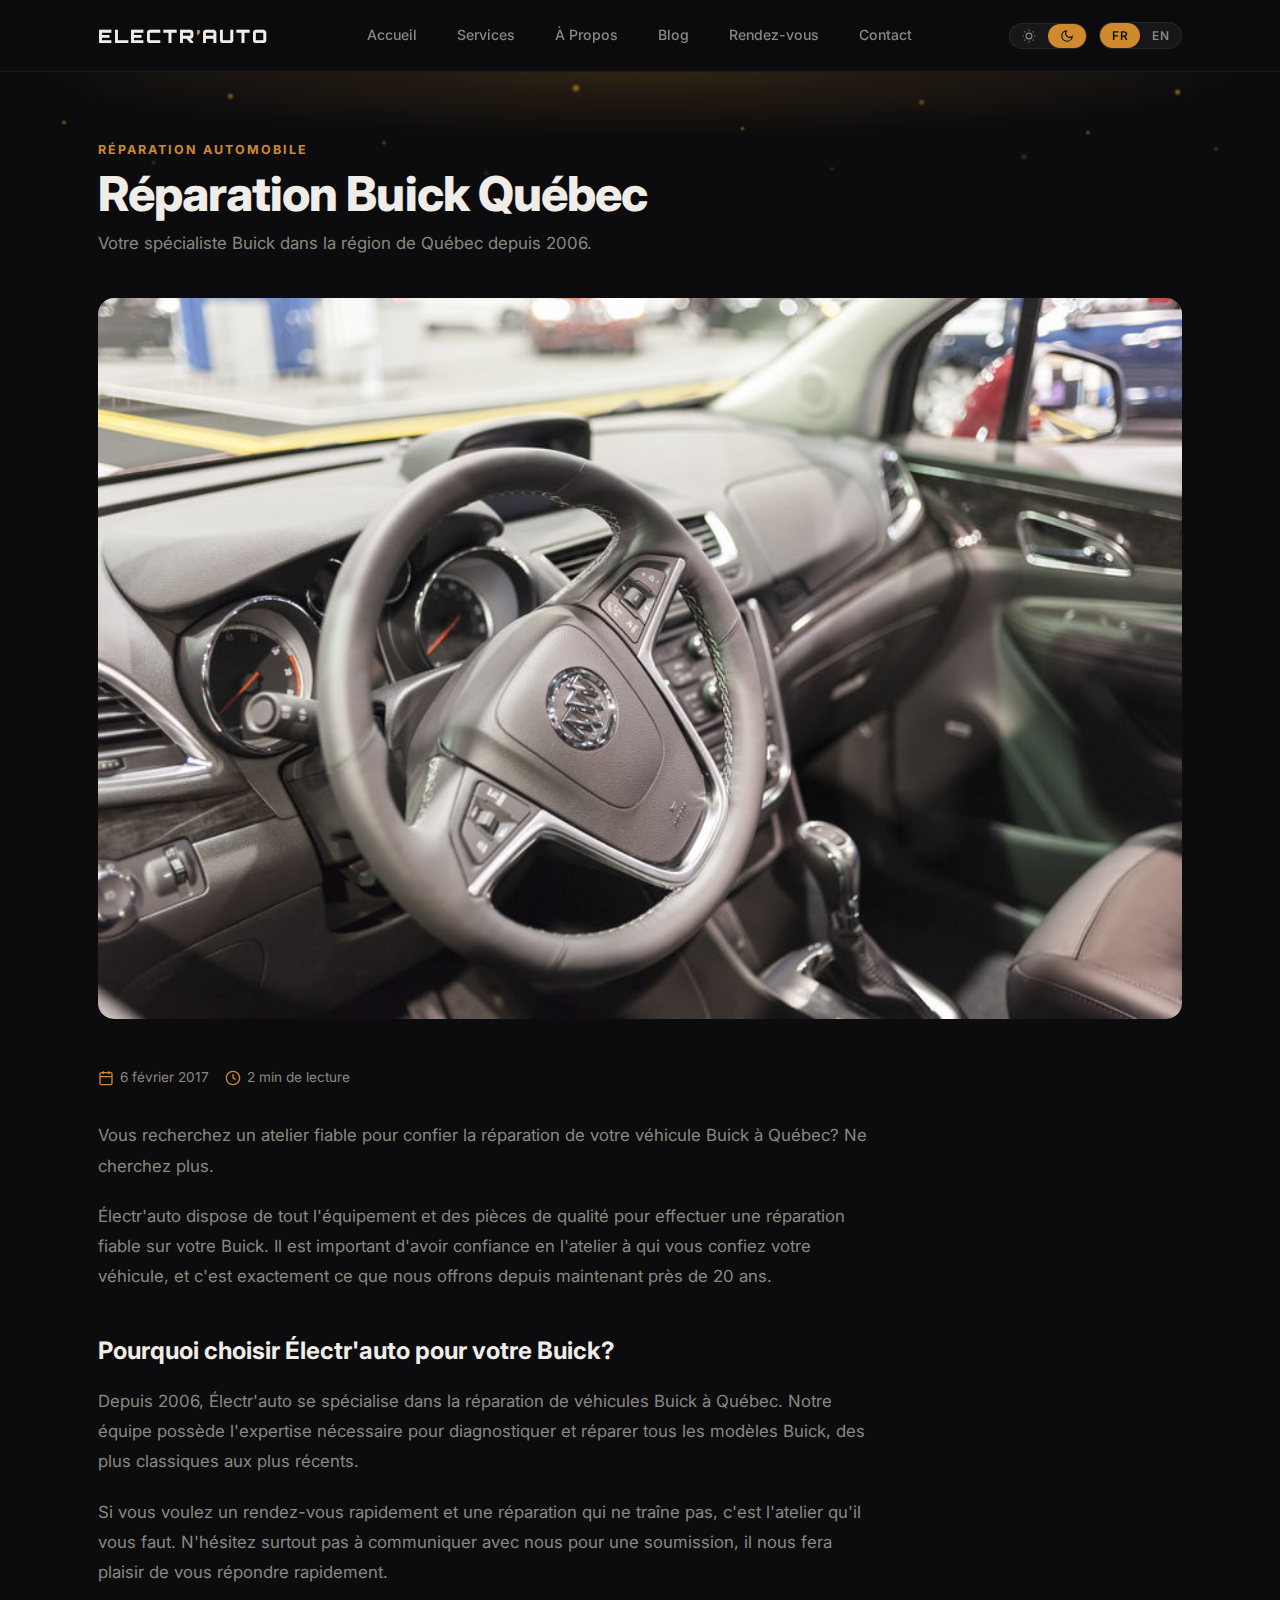
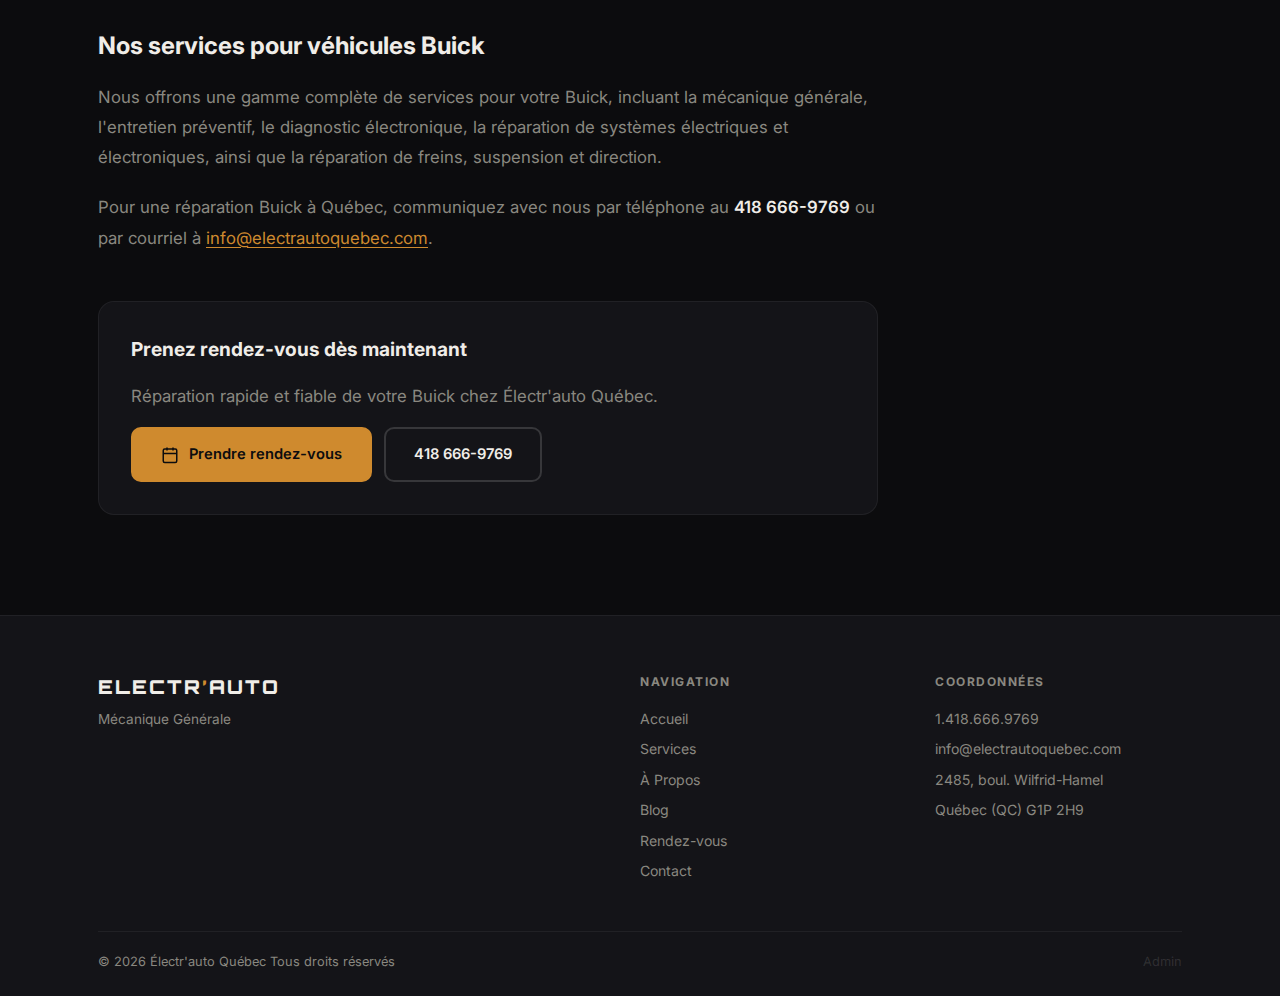
<file: reparation-buick-quebec.html>
<!DOCTYPE html>
<html lang="fr">
<head>
    <meta charset="UTF-8">
    <meta name="viewport" content="width=device-width, initial-scale=1.0">
    <title>Réparation Buick Québec - Électr'auto Québec - Mécanique Générale et Performance</title>
    <meta name="description" content="Réparation de véhicules Buick à Québec. Électr'auto dispose de tout l'équipement et des pièces de qualité pour effectuer une réparation fiable de votre Buick. Depuis 2006.">
    <link rel="preconnect" href="https://fonts.googleapis.com">
    <link rel="preconnect" href="https://fonts.gstatic.com" crossorigin>
    <link href="https://fonts.googleapis.com/css2?family=Inter:wght@300;400;500;600;700;800;900&family=Orbitron:wght@700;800;900&display=swap" rel="stylesheet">
    <link rel="icon" type="image/svg+xml" href="/favicon.svg">
    <link rel="stylesheet" href="css/v2.css">
    <style>
        .seo-article {
            padding: 80px 0 100px;
        }
        .seo-article__hero-img {
            width: 100%;
            border-radius: var(--radius);
            margin-bottom: 48px;
        }
        .seo-article__content {
            max-width: 780px;
        }
        .seo-article__content h2 {
            font-family: 'Inter', sans-serif;
            font-size: 1.5rem;
            font-weight: 700;
            margin: 40px 0 16px;
            color: var(--text);
        }
        .seo-article__content p {
            font-size: 1.05rem;
            line-height: 1.8;
            color: var(--text-muted);
            margin-bottom: 20px;
        }
        .seo-article__content strong {
            color: var(--text);
            font-weight: 600;
        }
        .seo-article__content a:not(.btn) {
            color: var(--accent);
            text-decoration: underline;
            text-underline-offset: 3px;
        }
        .seo-article__content a:not(.btn):hover {
            color: var(--accent-light);
        }
        .seo-article__cta {
            margin-top: 48px;
            padding: 32px;
            background: var(--bg-card);
            border: 1px solid var(--border);
            border-radius: var(--radius);
            display: flex;
            flex-direction: column;
            gap: 16px;
        }
        .seo-article__cta h3 {
            font-size: 1.2rem;
            font-weight: 700;
        }
        .seo-article__cta p {
            color: var(--text-muted);
            margin-bottom: 0;
        }
        .seo-article__cta-actions {
            display: flex;
            gap: 12px;
            flex-wrap: wrap;
        }
        .seo-article__meta {
            display: flex;
            align-items: center;
            gap: 16px;
            margin-bottom: 32px;
            color: var(--text-muted);
            font-size: 0.85rem;
        }
        .seo-article__meta svg {
            width: 16px;
            height: 16px;
            stroke: var(--accent);
        }
        .seo-article__meta span {
            display: flex;
            align-items: center;
            gap: 6px;
        }
        [data-theme="light"] .seo-article__content h2 {
            color: var(--text-dark);
        }
        [data-theme="light"] .seo-article__content strong {
            color: var(--text-dark);
        }
        [data-theme="light"] .seo-article__cta {
            background: var(--bg-light-alt);
            border-color: var(--border-light);
        }
        @media (max-width: 768px) {
            .seo-article { padding: 48px 0 64px; }
            .seo-article__hero-img { max-height: 260px; margin-bottom: 32px; }
            .seo-article__content h2 { font-size: 1.25rem; }
            .seo-article__content p { font-size: 0.95rem; }
        }
    </style>
</head>
<body>

    <!-- ========== NAVBAR ========== -->
    <nav class="nav" id="nav">
        <div class="nav__inner">
            <a href="index.html" class="nav__brand">
                ELECTR<span class="o">&#8217;</span>AUTO
            </a>
            <ul class="nav__links" id="nav-links">
                <li><a href="index.html#hero" data-fr="Accueil" data-en="Home">Accueil</a></li>
                <li><a href="index.html#services" data-fr="Services" data-en="Services">Services</a></li>
                <li><a href="index.html#about" data-fr="À Propos" data-en="About">À Propos</a></li>
                <li><a href="blog.html">Blog</a></li>
                <li class="nav__links--mobile-only"><a href="rendez-vous.html" data-fr="Rendez-vous" data-en="Appointment">Rendez-vous</a></li>
                <li class="nav__links--mobile-only"><a href="index.html#contact" data-fr="Contact" data-en="Contact">Contact</a></li>
                <li class="nav__theme-menu">
                    <div class="theme-toggle" id="theme-toggle-menu" role="switch" aria-label="Changer le thème">
                        <span class="theme-toggle__opt theme-toggle__opt--sun">
                            <svg viewBox="0 0 24 24" fill="none" stroke="currentColor" stroke-width="2"><circle cx="12" cy="12" r="5"/><path d="M12 1v2m0 18v2M4.22 4.22l1.42 1.42m12.72 12.72l1.42 1.42M1 12h2m18 0h2M4.22 19.78l1.42-1.42M18.36 5.64l1.42-1.42"/></svg>
                        </span>
                        <span class="theme-toggle__opt theme-toggle__opt--moon">
                            <svg viewBox="0 0 24 24" fill="none" stroke="currentColor" stroke-width="2"><path d="M21 12.79A9 9 0 1 1 11.21 3 7 7 0 0 0 21 12.79z"/></svg>
                        </span>
                    </div>
                </li>
            </ul>
            <div class="nav__actions">
                <a href="rendez-vous.html" class="nav__shortcut" data-fr="Rendez-vous" data-en="Appointment">Rendez-vous</a>
                <a href="index.html#contact" class="nav__shortcut" data-fr="Contact" data-en="Contact">Contact</a>
                <div class="theme-toggle" id="theme-toggle" role="switch" aria-label="Changer le thème">
                    <span class="theme-toggle__opt theme-toggle__opt--sun">
                        <svg viewBox="0 0 24 24" fill="none" stroke="currentColor" stroke-width="2"><circle cx="12" cy="12" r="5"/><path d="M12 1v2m0 18v2M4.22 4.22l1.42 1.42m12.72 12.72l1.42 1.42M1 12h2m18 0h2M4.22 19.78l1.42-1.42M18.36 5.64l1.42-1.42"/></svg>
                    </span>
                    <span class="theme-toggle__opt theme-toggle__opt--moon">
                        <svg viewBox="0 0 24 24" fill="none" stroke="currentColor" stroke-width="2"><path d="M21 12.79A9 9 0 1 1 11.21 3 7 7 0 0 0 21 12.79z"/></svg>
                    </span>
                </div>
                <div class="lang" role="group">
                    <button class="lang__btn active" id="btn-fr" onclick="setLang('fr')">FR</button>
                    <button class="lang__btn" id="btn-en" onclick="setLang('en')">EN</button>
                </div>
                <button class="burger" id="burger" aria-label="Menu">
                    <span></span><span></span><span></span>
                </button>
            </div>
        </div>
    </nav>

    <!-- ========== PAGE HEADER ========== -->
    <section class="appt-hero appt-hero--wide">
        <div class="appt-hero__bg"></div>
        <div class="wrap">
            <span class="section__tag" data-fr="Réparation automobile" data-en="Auto Repair">Réparation automobile</span>
            <h1 data-fr="Réparation Buick Québec" data-en="Buick Repair Quebec City">Réparation Buick Québec</h1>
            <p class="appt-hero__desc" data-fr="Votre spécialiste Buick dans la région de Québec depuis 2006." data-en="Your Buick specialist in the Quebec City area since 2006.">Votre spécialiste Buick dans la région de Québec depuis 2006.</p>
        </div>
    </section>

    <!-- ========== ARTICLE ========== -->
    <main class="section section--dark seo-article">
        <div class="wrap">
            <img class="seo-article__hero-img" src="Images/seo/buick.jpg" alt="Réparation Buick Québec - Électr'auto Québec">

            <div class="seo-article__content">
                <div class="seo-article__meta">
                    <span>
                        <svg viewBox="0 0 24 24" fill="none" stroke="currentColor" stroke-width="2"><rect x="3" y="4" width="18" height="18" rx="2"/><path d="M16 2v4M8 2v4M3 10h18"/></svg>
                        <span data-fr="6 février 2017" data-en="February 6, 2017">6 février 2017</span>
                    </span>
                    <span>
                        <svg viewBox="0 0 24 24" fill="none" stroke="currentColor" stroke-width="2"><circle cx="12" cy="12" r="10"/><path d="M12 6v6l4 2"/></svg>
                        <span data-fr="2 min de lecture" data-en="2 min read">2 min de lecture</span>
                    </span>
                </div>

                <p data-fr="Vous recherchez un atelier fiable pour confier la réparation de votre véhicule Buick à Québec? Ne cherchez plus." data-en="Looking for a reliable shop to entrust the repair of your Buick vehicle in Quebec City? Look no further.">Vous recherchez un atelier fiable pour confier la réparation de votre véhicule Buick à Québec? Ne cherchez plus.</p>

                <p data-fr="Électr'auto dispose de tout l'équipement et des pièces de qualité pour effectuer une réparation fiable sur votre Buick. Il est important d'avoir confiance en l'atelier à qui vous confiez votre véhicule, et c'est exactement ce que nous offrons depuis maintenant près de 20 ans." data-en="Électr'auto has all the equipment and quality parts to perform a reliable repair on your Buick. It's important to trust the shop you entrust your vehicle to, and that's exactly what we've been offering for nearly 20 years.">Électr'auto dispose de tout l'équipement et des pièces de qualité pour effectuer une réparation fiable sur votre Buick. Il est important d'avoir confiance en l'atelier à qui vous confiez votre véhicule, et c'est exactement ce que nous offrons depuis maintenant près de 20 ans.</p>

                <h2 data-fr="Pourquoi choisir Électr'auto pour votre Buick?" data-en="Why choose Électr'auto for your Buick?">Pourquoi choisir Électr'auto pour votre Buick?</h2>

                <p data-fr="Depuis 2006, Électr'auto se spécialise dans la réparation de véhicules Buick à Québec. Notre équipe possède l'expertise nécessaire pour diagnostiquer et réparer tous les modèles Buick, des plus classiques aux plus récents." data-en="Since 2006, Électr'auto has specialized in Buick vehicle repair in Quebec City. Our team has the expertise to diagnose and repair all Buick models, from the classics to the newest.">Depuis 2006, Électr'auto se spécialise dans la réparation de véhicules Buick à Québec. Notre équipe possède l'expertise nécessaire pour diagnostiquer et réparer tous les modèles Buick, des plus classiques aux plus récents.</p>

                <p data-fr="Si vous voulez un rendez-vous rapidement et une réparation qui ne traîne pas, c'est l'atelier qu'il vous faut. N'hésitez surtout pas à communiquer avec nous pour une soumission, il nous fera plaisir de vous répondre rapidement." data-en="If you want a quick appointment and a repair that doesn't drag on, this is the shop for you. Don't hesitate to contact us for a quote — we'll be happy to get back to you promptly.">Si vous voulez un rendez-vous rapidement et une réparation qui ne traîne pas, c'est l'atelier qu'il vous faut. N'hésitez surtout pas à communiquer avec nous pour une soumission, il nous fera plaisir de vous répondre rapidement.</p>

                <h2 data-fr="Nos services pour véhicules Buick" data-en="Our services for Buick vehicles">Nos services pour véhicules Buick</h2>

                <p data-fr="Nous offrons une gamme complète de services pour votre Buick, incluant la mécanique générale, l'entretien préventif, le diagnostic électronique, la réparation de systèmes électriques et électroniques, ainsi que la réparation de freins, suspension et direction." data-en="We offer a full range of services for your Buick, including general mechanics, preventive maintenance, electronic diagnostics, electrical and electronic system repair, as well as brake, suspension and steering repair.">Nous offrons une gamme complète de services pour votre Buick, incluant la mécanique générale, l'entretien préventif, le diagnostic électronique, la réparation de systèmes électriques et électroniques, ainsi que la réparation de freins, suspension et direction.</p>

                <p data-fr="Pour une réparation Buick à Québec, communiquez avec nous par téléphone au <strong>418 666-9769</strong> ou par courriel à <a href='mailto:info@electrautoquebec.com'>info@electrautoquebec.com</a>." data-en="For a Buick repair in Quebec City, contact us by phone at <strong>418 666-9769</strong> or by email at <a href='mailto:info@electrautoquebec.com'>info@electrautoquebec.com</a>.">Pour une réparation Buick à Québec, communiquez avec nous par téléphone au <strong>418 666-9769</strong> ou par courriel à <a href="mailto:info@electrautoquebec.com">info@electrautoquebec.com</a>.</p>

                <!-- CTA BOX -->
                <div class="seo-article__cta">
                    <h3 data-fr="Prenez rendez-vous dès maintenant" data-en="Book an appointment now">Prenez rendez-vous dès maintenant</h3>
                    <p data-fr="Réparation rapide et fiable de votre Buick chez Électr'auto Québec." data-en="Fast and reliable repair for your Buick at Électr'auto Quebec.">Réparation rapide et fiable de votre Buick chez Électr'auto Québec.</p>
                    <div class="seo-article__cta-actions">
                        <a href="rendez-vous.html" class="btn btn--primary">
                            <svg viewBox="0 0 24 24" fill="none" stroke="currentColor" stroke-width="2"><rect x="3" y="4" width="18" height="18" rx="2"/><path d="M16 2v4M8 2v4M3 10h18"/></svg>
                            <span data-fr="Prendre rendez-vous" data-en="Book an Appointment">Prendre rendez-vous</span>
                        </a>
                        <a href="tel:+14186669769" class="btn btn--ghost">418 666-9769</a>
                    </div>
                </div>
            </div>
        </div>
    </main>

    <!-- ========== FOOTER ========== -->
    <footer class="footer">
        <div class="wrap">
            <div class="footer__top">
                <div class="footer__brand">
                    <span class="footer__logo">ELECTR<span class="o">&#8217;</span>AUTO</span>
                    <p data-fr="Mécanique Générale" data-en="General Mechanics">Mécanique Générale</p>
                </div>
                <div class="footer__col">
                    <h4 data-fr="Navigation" data-en="Navigation">Navigation</h4>
                    <a href="index.html#hero" data-fr="Accueil" data-en="Home">Accueil</a>
                    <a href="index.html#services" data-fr="Services" data-en="Services">Services</a>
                    <a href="index.html#about" data-fr="À Propos" data-en="About">À Propos</a>
                    <a href="blog.html">Blog</a>
                    <a href="rendez-vous.html" data-fr="Rendez-vous" data-en="Appointment">Rendez-vous</a>
                    <a href="index.html#contact" data-fr="Contact" data-en="Contact">Contact</a>
                </div>
                <div class="footer__col">
                    <h4 data-fr="Coordonnées" data-en="Contact Info">Coordonnées</h4>
                    <a href="tel:+14186669769">1.418.666.9769</a>
                    <a href="mailto:info@electrautoquebec.com">info@electrautoquebec.com</a>
                    <span>2485, boul. Wilfrid-Hamel</span>
                    <span>Québec (QC) G1P 2H9</span>
                </div>
            </div>
            <div class="footer__bottom">
                <p>&copy; 2026 Électr'auto Québec <span data-fr="Tous droits réservés" data-en="All rights reserved">Tous droits réservés</span></p>
                <a href="admin.html" class="footer__admin">Admin</a>
            </div>
        </div>
    </footer>

    <script src="js/v2.js"></script>
</body>
</html>
</file>
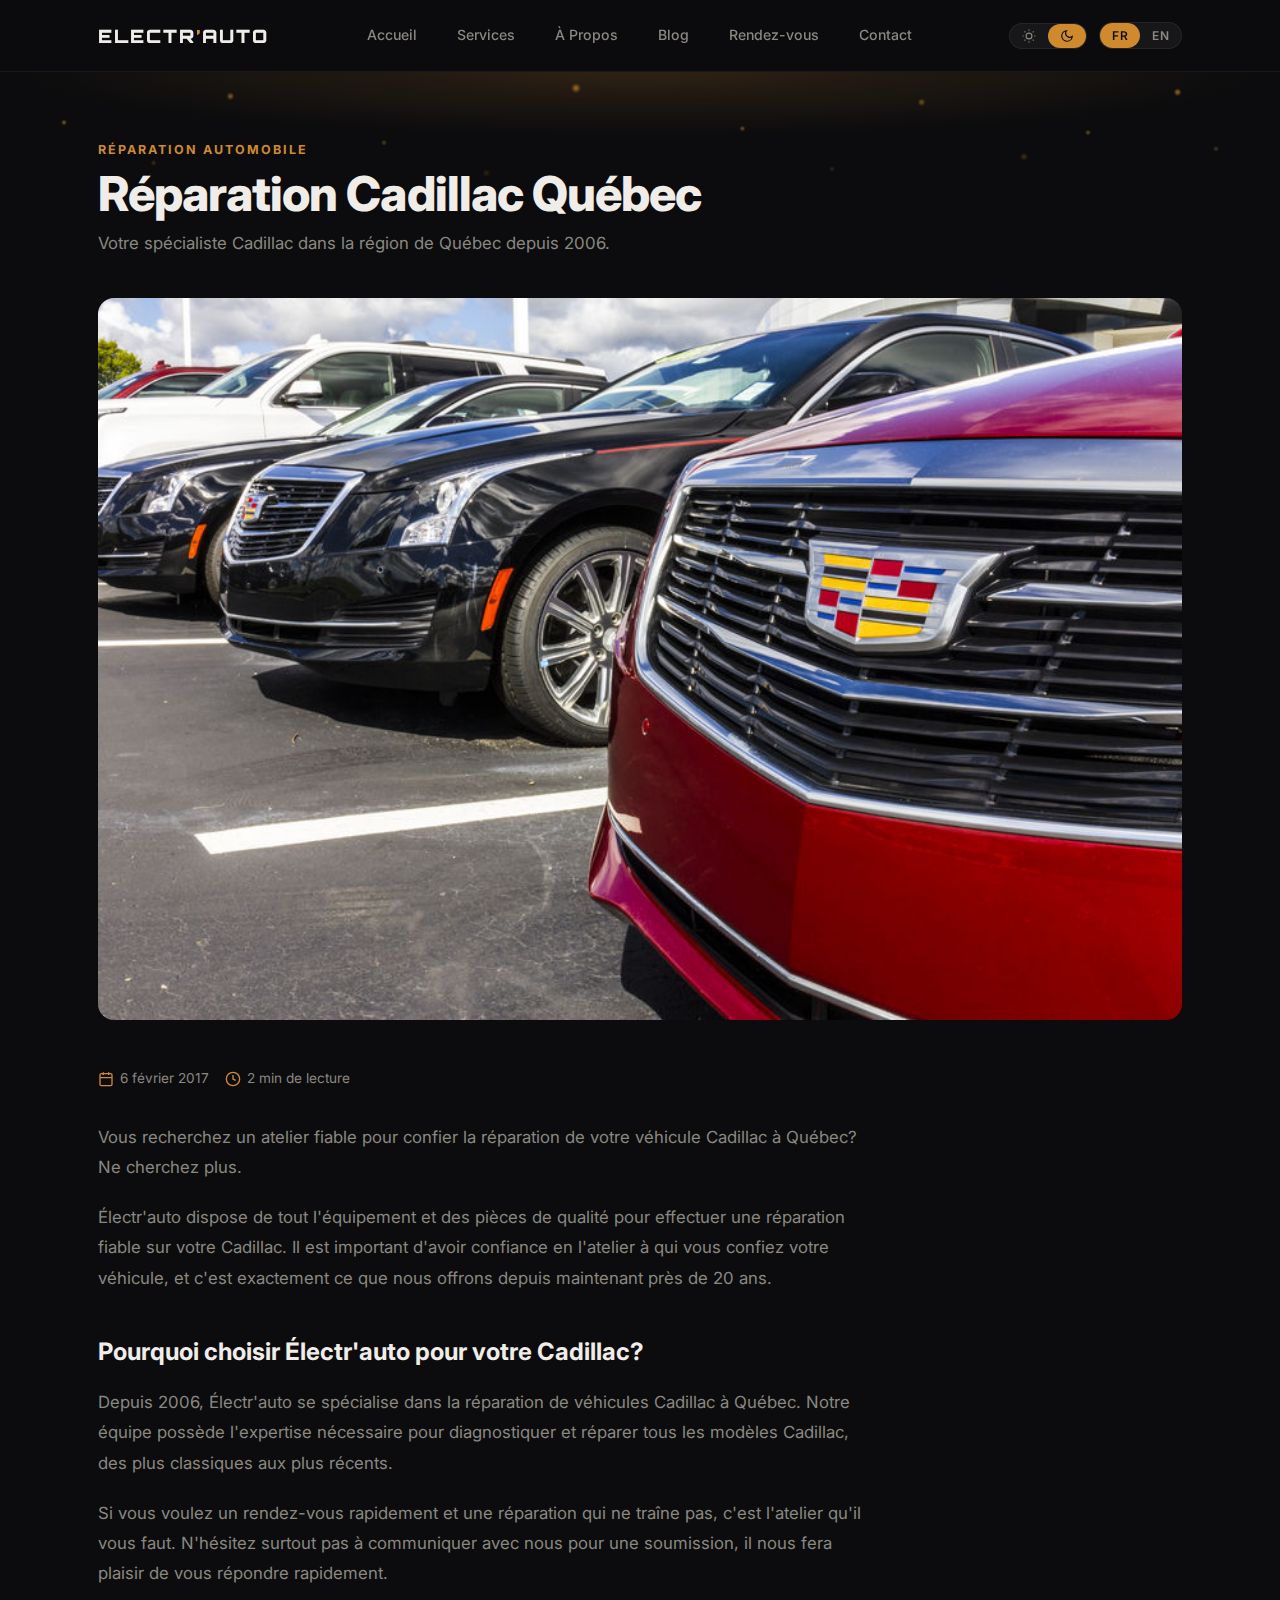
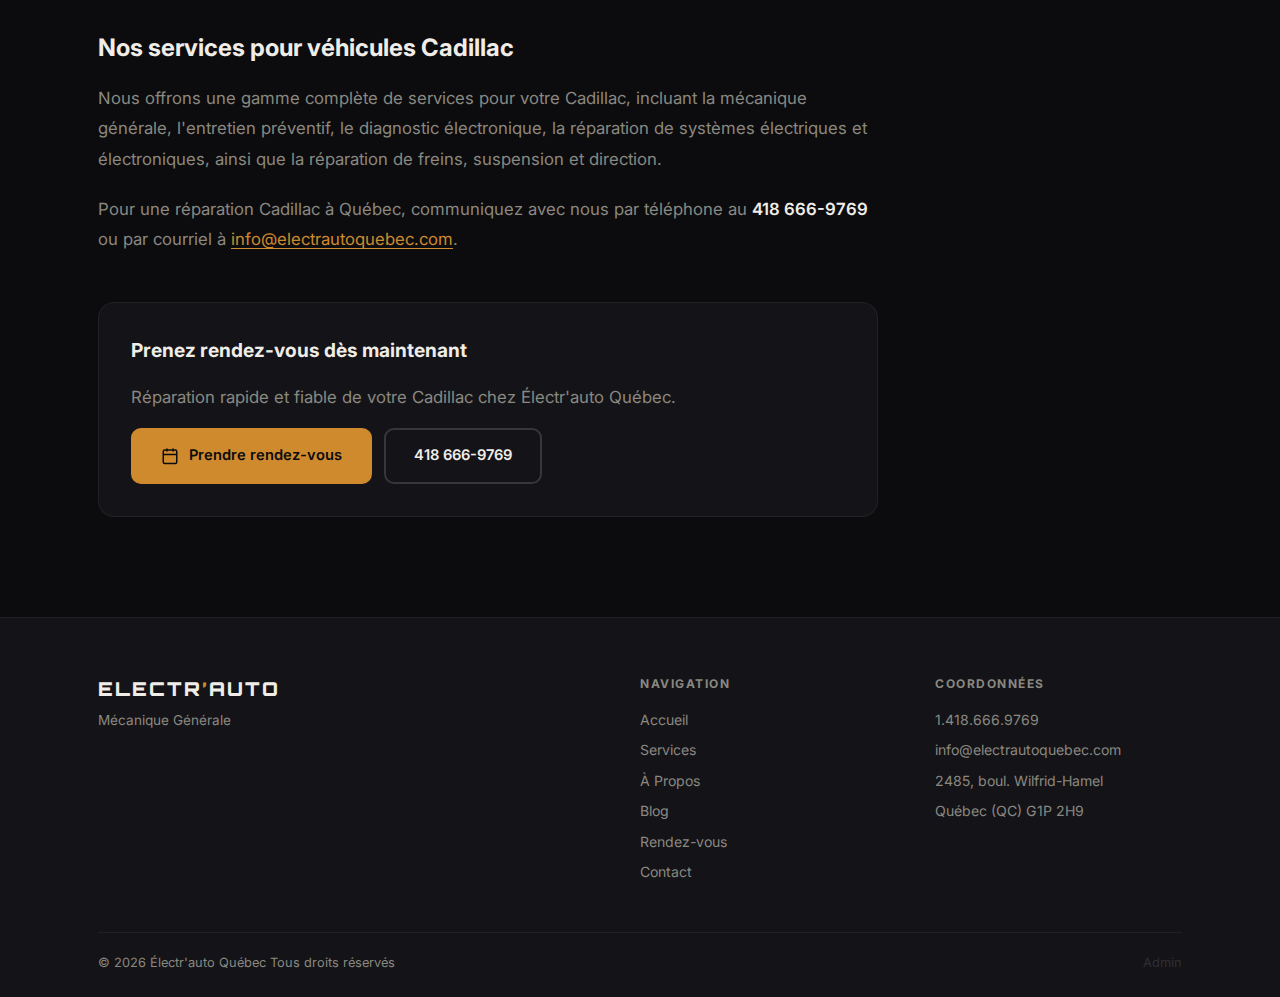
<file: reparation-cadillac-quebec.html>
<!DOCTYPE html>
<html lang="fr">
<head>
    <meta charset="UTF-8">
    <meta name="viewport" content="width=device-width, initial-scale=1.0">
    <title>Réparation Cadillac Québec - Électr'auto Québec - Mécanique Générale et Performance</title>
    <meta name="description" content="Réparation de véhicules Cadillac à Québec. Électr'auto dispose de tout l'équipement et des pièces de qualité pour effectuer une réparation fiable de votre Cadillac. Depuis 2006.">
    <link rel="preconnect" href="https://fonts.googleapis.com">
    <link rel="preconnect" href="https://fonts.gstatic.com" crossorigin>
    <link href="https://fonts.googleapis.com/css2?family=Inter:wght@300;400;500;600;700;800;900&family=Orbitron:wght@700;800;900&display=swap" rel="stylesheet">
    <link rel="icon" type="image/svg+xml" href="/favicon.svg">
    <link rel="stylesheet" href="css/v2.css">
    <style>
        .seo-article {
            padding: 80px 0 100px;
        }
        .seo-article__hero-img {
            width: 100%;
            border-radius: var(--radius);
            margin-bottom: 48px;
        }
        .seo-article__content {
            max-width: 780px;
        }
        .seo-article__content h2 {
            font-family: 'Inter', sans-serif;
            font-size: 1.5rem;
            font-weight: 700;
            margin: 40px 0 16px;
            color: var(--text);
        }
        .seo-article__content p {
            font-size: 1.05rem;
            line-height: 1.8;
            color: var(--text-muted);
            margin-bottom: 20px;
        }
        .seo-article__content strong {
            color: var(--text);
            font-weight: 600;
        }
        .seo-article__content a:not(.btn) {
            color: var(--accent);
            text-decoration: underline;
            text-underline-offset: 3px;
        }
        .seo-article__content a:not(.btn):hover {
            color: var(--accent-light);
        }
        .seo-article__cta {
            margin-top: 48px;
            padding: 32px;
            background: var(--bg-card);
            border: 1px solid var(--border);
            border-radius: var(--radius);
            display: flex;
            flex-direction: column;
            gap: 16px;
        }
        .seo-article__cta h3 {
            font-size: 1.2rem;
            font-weight: 700;
        }
        .seo-article__cta p {
            color: var(--text-muted);
            margin-bottom: 0;
        }
        .seo-article__cta-actions {
            display: flex;
            gap: 12px;
            flex-wrap: wrap;
        }
        .seo-article__meta {
            display: flex;
            align-items: center;
            gap: 16px;
            margin-bottom: 32px;
            color: var(--text-muted);
            font-size: 0.85rem;
        }
        .seo-article__meta svg {
            width: 16px;
            height: 16px;
            stroke: var(--accent);
        }
        .seo-article__meta span {
            display: flex;
            align-items: center;
            gap: 6px;
        }
        [data-theme="light"] .seo-article__content h2 {
            color: var(--text-dark);
        }
        [data-theme="light"] .seo-article__content strong {
            color: var(--text-dark);
        }
        [data-theme="light"] .seo-article__cta {
            background: var(--bg-light-alt);
            border-color: var(--border-light);
        }
        @media (max-width: 768px) {
            .seo-article { padding: 48px 0 64px; }
            .seo-article__hero-img { max-height: 260px; margin-bottom: 32px; }
            .seo-article__content h2 { font-size: 1.25rem; }
            .seo-article__content p { font-size: 0.95rem; }
        }
    </style>
</head>
<body>

    <!-- ========== NAVBAR ========== -->
    <nav class="nav" id="nav">
        <div class="nav__inner">
            <a href="index.html" class="nav__brand">
                ELECTR<span class="o">&#8217;</span>AUTO
            </a>
            <ul class="nav__links" id="nav-links">
                <li><a href="index.html#hero" data-fr="Accueil" data-en="Home">Accueil</a></li>
                <li><a href="index.html#services" data-fr="Services" data-en="Services">Services</a></li>
                <li><a href="index.html#about" data-fr="À Propos" data-en="About">À Propos</a></li>
                <li><a href="blog.html">Blog</a></li>
                <li class="nav__links--mobile-only"><a href="rendez-vous.html" data-fr="Rendez-vous" data-en="Appointment">Rendez-vous</a></li>
                <li class="nav__links--mobile-only"><a href="index.html#contact" data-fr="Contact" data-en="Contact">Contact</a></li>
                <li class="nav__theme-menu">
                    <div class="theme-toggle" id="theme-toggle-menu" role="switch" aria-label="Changer le thème">
                        <span class="theme-toggle__opt theme-toggle__opt--sun">
                            <svg viewBox="0 0 24 24" fill="none" stroke="currentColor" stroke-width="2"><circle cx="12" cy="12" r="5"/><path d="M12 1v2m0 18v2M4.22 4.22l1.42 1.42m12.72 12.72l1.42 1.42M1 12h2m18 0h2M4.22 19.78l1.42-1.42M18.36 5.64l1.42-1.42"/></svg>
                        </span>
                        <span class="theme-toggle__opt theme-toggle__opt--moon">
                            <svg viewBox="0 0 24 24" fill="none" stroke="currentColor" stroke-width="2"><path d="M21 12.79A9 9 0 1 1 11.21 3 7 7 0 0 0 21 12.79z"/></svg>
                        </span>
                    </div>
                </li>
            </ul>
            <div class="nav__actions">
                <a href="rendez-vous.html" class="nav__shortcut" data-fr="Rendez-vous" data-en="Appointment">Rendez-vous</a>
                <a href="index.html#contact" class="nav__shortcut" data-fr="Contact" data-en="Contact">Contact</a>
                <div class="theme-toggle" id="theme-toggle" role="switch" aria-label="Changer le thème">
                    <span class="theme-toggle__opt theme-toggle__opt--sun">
                        <svg viewBox="0 0 24 24" fill="none" stroke="currentColor" stroke-width="2"><circle cx="12" cy="12" r="5"/><path d="M12 1v2m0 18v2M4.22 4.22l1.42 1.42m12.72 12.72l1.42 1.42M1 12h2m18 0h2M4.22 19.78l1.42-1.42M18.36 5.64l1.42-1.42"/></svg>
                    </span>
                    <span class="theme-toggle__opt theme-toggle__opt--moon">
                        <svg viewBox="0 0 24 24" fill="none" stroke="currentColor" stroke-width="2"><path d="M21 12.79A9 9 0 1 1 11.21 3 7 7 0 0 0 21 12.79z"/></svg>
                    </span>
                </div>
                <div class="lang" role="group">
                    <button class="lang__btn active" id="btn-fr" onclick="setLang('fr')">FR</button>
                    <button class="lang__btn" id="btn-en" onclick="setLang('en')">EN</button>
                </div>
                <button class="burger" id="burger" aria-label="Menu">
                    <span></span><span></span><span></span>
                </button>
            </div>
        </div>
    </nav>

    <!-- ========== PAGE HEADER ========== -->
    <section class="appt-hero appt-hero--wide">
        <div class="appt-hero__bg"></div>
        <div class="wrap">
            <span class="section__tag" data-fr="Réparation automobile" data-en="Auto Repair">Réparation automobile</span>
            <h1 data-fr="Réparation Cadillac Québec" data-en="Cadillac Repair Quebec City">Réparation Cadillac Québec</h1>
            <p class="appt-hero__desc" data-fr="Votre spécialiste Cadillac dans la région de Québec depuis 2006." data-en="Your Cadillac specialist in the Quebec City area since 2006.">Votre spécialiste Cadillac dans la région de Québec depuis 2006.</p>
        </div>
    </section>

    <!-- ========== ARTICLE ========== -->
    <main class="section section--dark seo-article">
        <div class="wrap">
            <img class="seo-article__hero-img" src="Images/seo/cadillac.jpg" alt="Réparation Cadillac Québec - Électr'auto Québec">

            <div class="seo-article__content">
                <div class="seo-article__meta">
                    <span>
                        <svg viewBox="0 0 24 24" fill="none" stroke="currentColor" stroke-width="2"><rect x="3" y="4" width="18" height="18" rx="2"/><path d="M16 2v4M8 2v4M3 10h18"/></svg>
                        <span data-fr="6 février 2017" data-en="February 6, 2017">6 février 2017</span>
                    </span>
                    <span>
                        <svg viewBox="0 0 24 24" fill="none" stroke="currentColor" stroke-width="2"><circle cx="12" cy="12" r="10"/><path d="M12 6v6l4 2"/></svg>
                        <span data-fr="2 min de lecture" data-en="2 min read">2 min de lecture</span>
                    </span>
                </div>

                <p data-fr="Vous recherchez un atelier fiable pour confier la réparation de votre véhicule Cadillac à Québec? Ne cherchez plus." data-en="Looking for a reliable shop to entrust the repair of your Cadillac vehicle in Quebec City? Look no further.">Vous recherchez un atelier fiable pour confier la réparation de votre véhicule Cadillac à Québec? Ne cherchez plus.</p>

                <p data-fr="Électr'auto dispose de tout l'équipement et des pièces de qualité pour effectuer une réparation fiable sur votre Cadillac. Il est important d'avoir confiance en l'atelier à qui vous confiez votre véhicule, et c'est exactement ce que nous offrons depuis maintenant près de 20 ans." data-en="Électr'auto has all the equipment and quality parts to perform a reliable repair on your Cadillac. It's important to trust the shop you entrust your vehicle to, and that's exactly what we've been offering for nearly 20 years.">Électr'auto dispose de tout l'équipement et des pièces de qualité pour effectuer une réparation fiable sur votre Cadillac. Il est important d'avoir confiance en l'atelier à qui vous confiez votre véhicule, et c'est exactement ce que nous offrons depuis maintenant près de 20 ans.</p>

                <h2 data-fr="Pourquoi choisir Électr'auto pour votre Cadillac?" data-en="Why choose Électr'auto for your Cadillac?">Pourquoi choisir Électr'auto pour votre Cadillac?</h2>

                <p data-fr="Depuis 2006, Électr'auto se spécialise dans la réparation de véhicules Cadillac à Québec. Notre équipe possède l'expertise nécessaire pour diagnostiquer et réparer tous les modèles Cadillac, des plus classiques aux plus récents." data-en="Since 2006, Électr'auto has specialized in Cadillac vehicle repair in Quebec City. Our team has the expertise to diagnose and repair all Cadillac models, from the classics to the newest.">Depuis 2006, Électr'auto se spécialise dans la réparation de véhicules Cadillac à Québec. Notre équipe possède l'expertise nécessaire pour diagnostiquer et réparer tous les modèles Cadillac, des plus classiques aux plus récents.</p>

                <p data-fr="Si vous voulez un rendez-vous rapidement et une réparation qui ne traîne pas, c'est l'atelier qu'il vous faut. N'hésitez surtout pas à communiquer avec nous pour une soumission, il nous fera plaisir de vous répondre rapidement." data-en="If you want a quick appointment and a repair that doesn't drag on, this is the shop for you. Don't hesitate to contact us for a quote — we'll be happy to get back to you promptly.">Si vous voulez un rendez-vous rapidement et une réparation qui ne traîne pas, c'est l'atelier qu'il vous faut. N'hésitez surtout pas à communiquer avec nous pour une soumission, il nous fera plaisir de vous répondre rapidement.</p>

                <h2 data-fr="Nos services pour véhicules Cadillac" data-en="Our services for Cadillac vehicles">Nos services pour véhicules Cadillac</h2>

                <p data-fr="Nous offrons une gamme complète de services pour votre Cadillac, incluant la mécanique générale, l'entretien préventif, le diagnostic électronique, la réparation de systèmes électriques et électroniques, ainsi que la réparation de freins, suspension et direction." data-en="We offer a full range of services for your Cadillac, including general mechanics, preventive maintenance, electronic diagnostics, electrical and electronic system repair, as well as brake, suspension and steering repair.">Nous offrons une gamme complète de services pour votre Cadillac, incluant la mécanique générale, l'entretien préventif, le diagnostic électronique, la réparation de systèmes électriques et électroniques, ainsi que la réparation de freins, suspension et direction.</p>

                <p data-fr="Pour une réparation Cadillac à Québec, communiquez avec nous par téléphone au <strong>418 666-9769</strong> ou par courriel à <a href='mailto:info@electrautoquebec.com'>info@electrautoquebec.com</a>." data-en="For a Cadillac repair in Quebec City, contact us by phone at <strong>418 666-9769</strong> or by email at <a href='mailto:info@electrautoquebec.com'>info@electrautoquebec.com</a>.">Pour une réparation Cadillac à Québec, communiquez avec nous par téléphone au <strong>418 666-9769</strong> ou par courriel à <a href="mailto:info@electrautoquebec.com">info@electrautoquebec.com</a>.</p>

                <!-- CTA BOX -->
                <div class="seo-article__cta">
                    <h3 data-fr="Prenez rendez-vous dès maintenant" data-en="Book an appointment now">Prenez rendez-vous dès maintenant</h3>
                    <p data-fr="Réparation rapide et fiable de votre Cadillac chez Électr'auto Québec." data-en="Fast and reliable repair for your Cadillac at Électr'auto Quebec.">Réparation rapide et fiable de votre Cadillac chez Électr'auto Québec.</p>
                    <div class="seo-article__cta-actions">
                        <a href="rendez-vous.html" class="btn btn--primary">
                            <svg viewBox="0 0 24 24" fill="none" stroke="currentColor" stroke-width="2"><rect x="3" y="4" width="18" height="18" rx="2"/><path d="M16 2v4M8 2v4M3 10h18"/></svg>
                            <span data-fr="Prendre rendez-vous" data-en="Book an Appointment">Prendre rendez-vous</span>
                        </a>
                        <a href="tel:+14186669769" class="btn btn--ghost">418 666-9769</a>
                    </div>
                </div>
            </div>
        </div>
    </main>

    <!-- ========== FOOTER ========== -->
    <footer class="footer">
        <div class="wrap">
            <div class="footer__top">
                <div class="footer__brand">
                    <span class="footer__logo">ELECTR<span class="o">&#8217;</span>AUTO</span>
                    <p data-fr="Mécanique Générale" data-en="General Mechanics">Mécanique Générale</p>
                </div>
                <div class="footer__col">
                    <h4 data-fr="Navigation" data-en="Navigation">Navigation</h4>
                    <a href="index.html#hero" data-fr="Accueil" data-en="Home">Accueil</a>
                    <a href="index.html#services" data-fr="Services" data-en="Services">Services</a>
                    <a href="index.html#about" data-fr="À Propos" data-en="About">À Propos</a>
                    <a href="blog.html">Blog</a>
                    <a href="rendez-vous.html" data-fr="Rendez-vous" data-en="Appointment">Rendez-vous</a>
                    <a href="index.html#contact" data-fr="Contact" data-en="Contact">Contact</a>
                </div>
                <div class="footer__col">
                    <h4 data-fr="Coordonnées" data-en="Contact Info">Coordonnées</h4>
                    <a href="tel:+14186669769">1.418.666.9769</a>
                    <a href="mailto:info@electrautoquebec.com">info@electrautoquebec.com</a>
                    <span>2485, boul. Wilfrid-Hamel</span>
                    <span>Québec (QC) G1P 2H9</span>
                </div>
            </div>
            <div class="footer__bottom">
                <p>&copy; 2026 Électr'auto Québec <span data-fr="Tous droits réservés" data-en="All rights reserved">Tous droits réservés</span></p>
                <a href="admin.html" class="footer__admin">Admin</a>
            </div>
        </div>
    </footer>

    <script src="js/v2.js"></script>
</body>
</html>
</file>
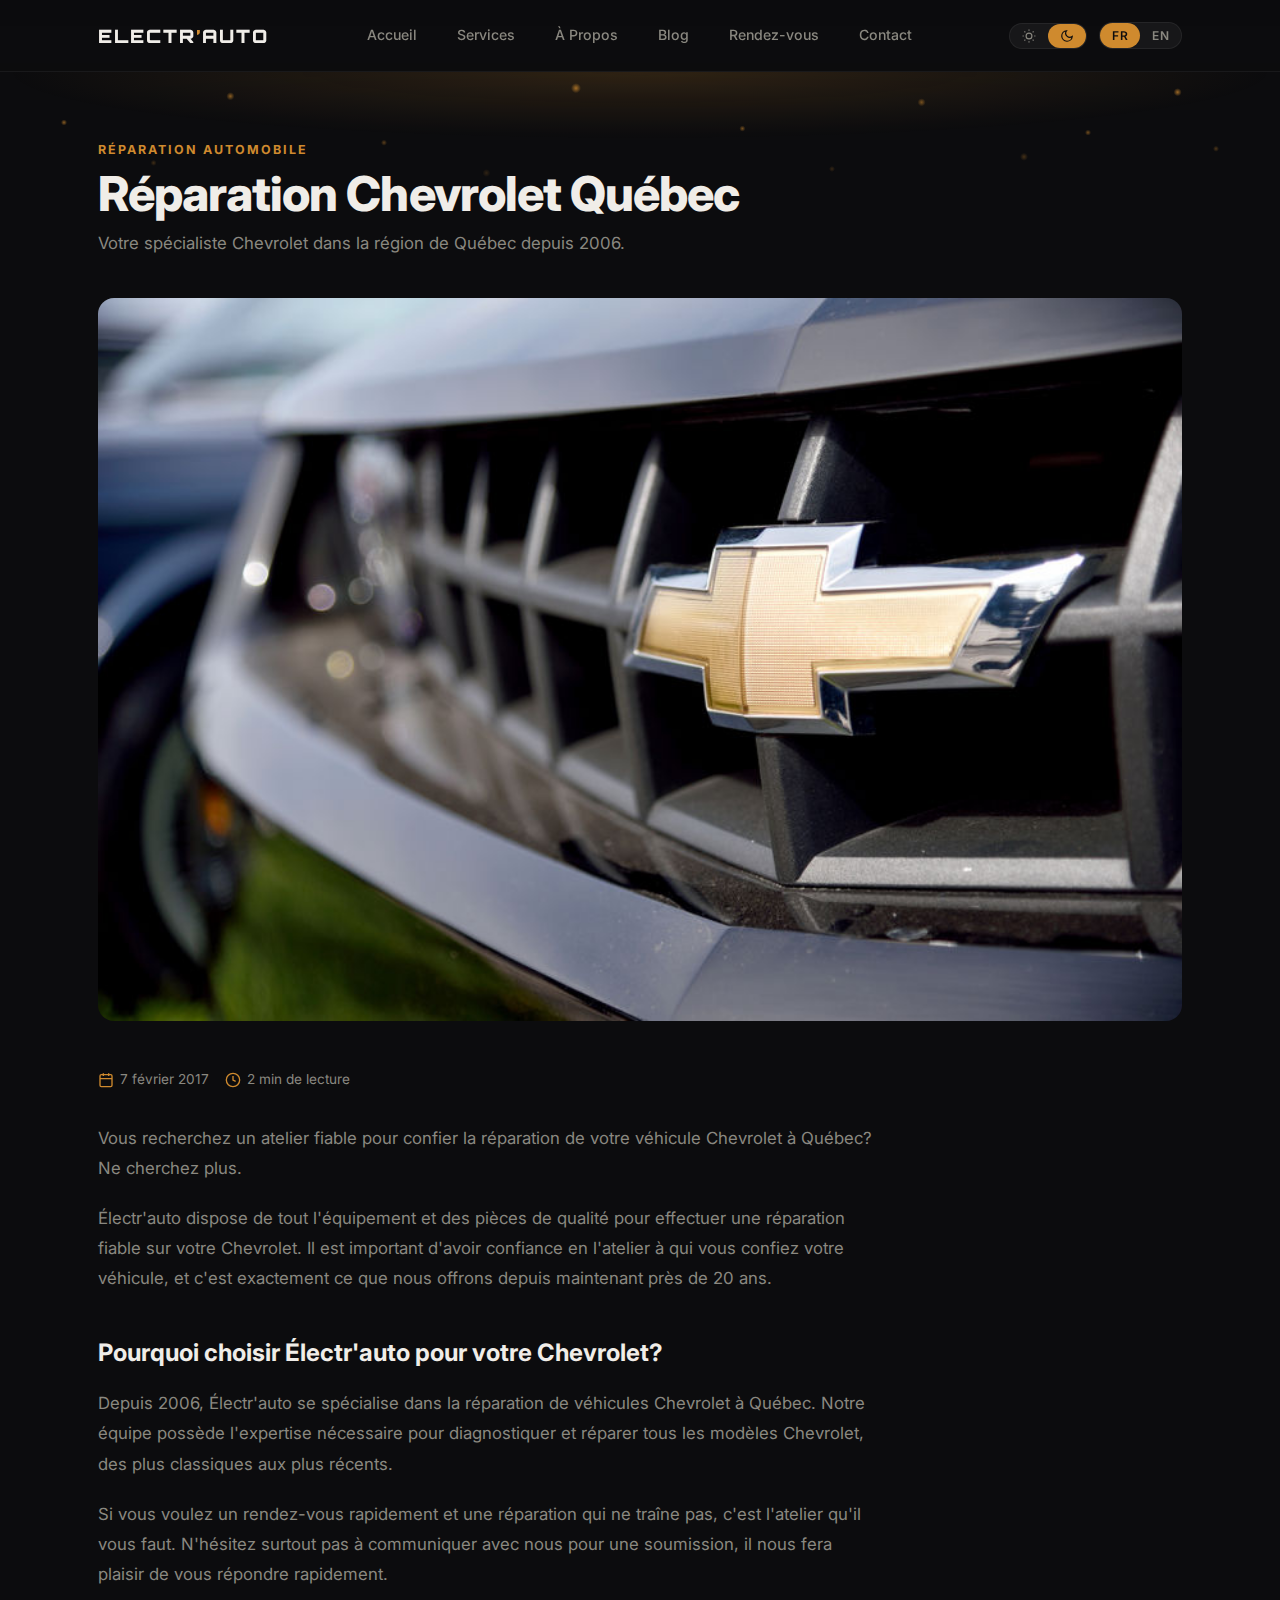
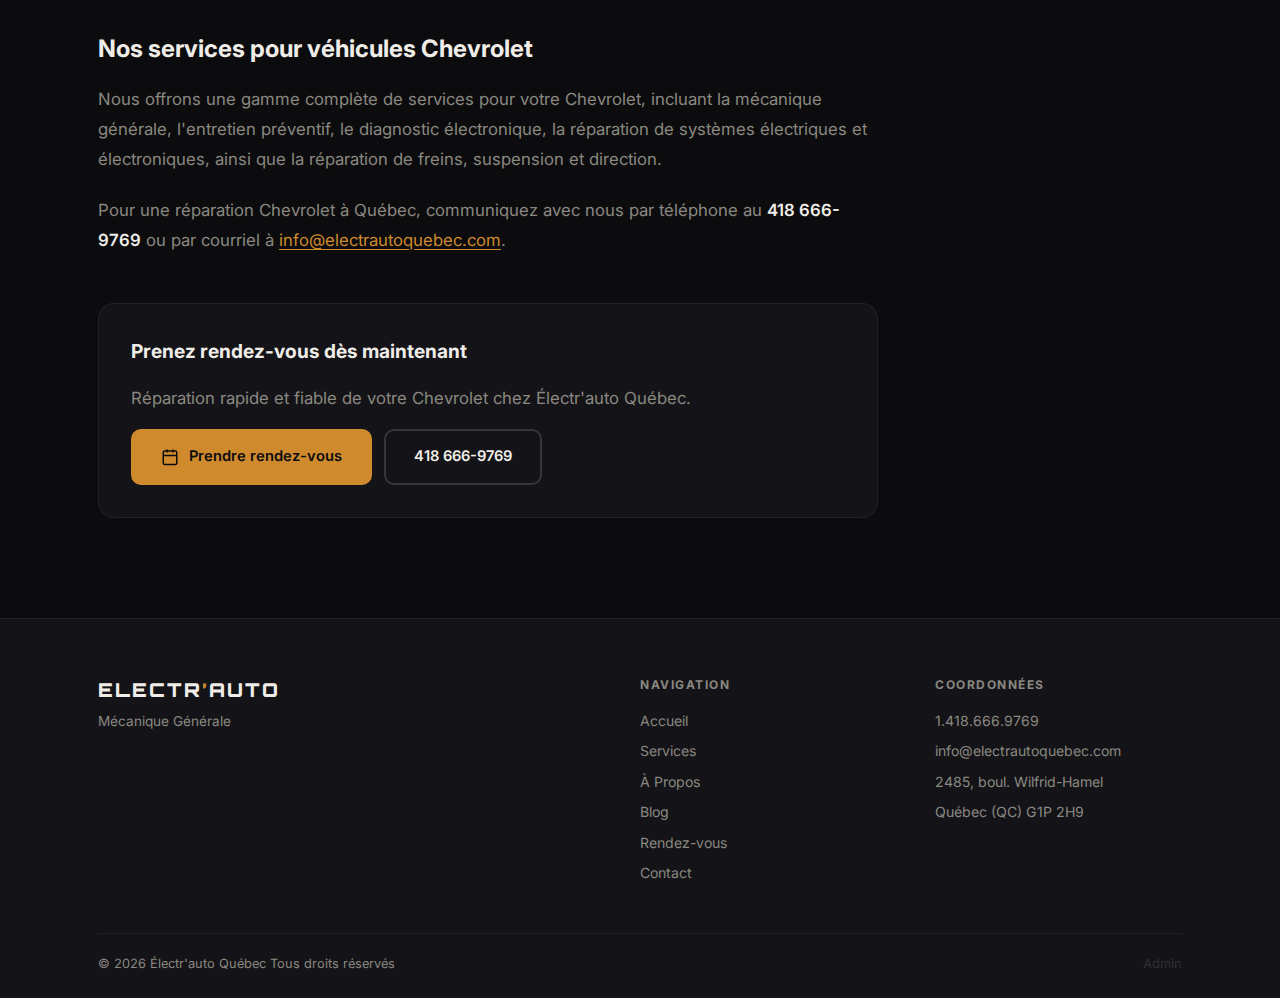
<file: reparation-chevrolet-quebec.html>
<!DOCTYPE html>
<html lang="fr">
<head>
    <meta charset="UTF-8">
    <meta name="viewport" content="width=device-width, initial-scale=1.0">
    <title>Réparation Chevrolet Québec - Électr'auto Québec - Mécanique Générale et Performance</title>
        <meta name="robots" content="index, follow">
    <link rel="canonical" href="https://electrautoquebec.com/reparation-chevrolet-quebec">
    <meta property="og:type" content="website">
    <meta property="og:title" content="Réparation Chevrolet Québec - Électr'auto Québec">
    <meta property="og:description" content="Réparation de véhicules Chevrolet à Québec. Électr'auto dispose de tout l'équipement et des pièces de qualité pour effectuer une réparation fiable de votre Chevrolet. Depuis 2006.">
    <meta property="og:url" content="https://electrautoquebec.com/reparation-chevrolet-quebec">
    <meta property="og:image" content="https://electrautoquebec.com/Images/seo/chevrolet.jpg">
    <meta property="og:locale" content="fr_CA">
    <meta property="og:site_name" content="Électr'auto Québec">
    <meta name="description" content="Réparation de véhicules Chevrolet à Québec. Électr'auto dispose de tout l'équipement et des pièces de qualité pour effectuer une réparation fiable de votre Chevrolet. Depuis 2006.">
    <link rel="preconnect" href="https://fonts.googleapis.com">
    <link rel="preconnect" href="https://fonts.gstatic.com" crossorigin>
    <link href="https://fonts.googleapis.com/css2?family=Inter:wght@300;400;500;600;700;800;900&family=Orbitron:wght@700;800;900&display=swap" rel="stylesheet">
    <link rel="icon" type="image/svg+xml" href="/favicon.svg">
    <link rel="stylesheet" href="css/v2.css">
    <style>
        .seo-article {
            padding: 80px 0 100px;
        }
        .seo-article__hero-img {
            width: 100%;
            border-radius: var(--radius);
            margin-bottom: 48px;
        }
        .seo-article__content {
            max-width: 780px;
        }
        .seo-article__content h2 {
            font-family: 'Inter', sans-serif;
            font-size: 1.5rem;
            font-weight: 700;
            margin: 40px 0 16px;
            color: var(--text);
        }
        .seo-article__content p {
            font-size: 1.05rem;
            line-height: 1.8;
            color: var(--text-muted);
            margin-bottom: 20px;
        }
        .seo-article__content strong {
            color: var(--text);
            font-weight: 600;
        }
        .seo-article__content a:not(.btn) {
            color: var(--accent);
            text-decoration: underline;
            text-underline-offset: 3px;
        }
        .seo-article__content a:not(.btn):hover {
            color: var(--accent-light);
        }
        .seo-article__cta {
            margin-top: 48px;
            padding: 32px;
            background: var(--bg-card);
            border: 1px solid var(--border);
            border-radius: var(--radius);
            display: flex;
            flex-direction: column;
            gap: 16px;
        }
        .seo-article__cta h3 {
            font-size: 1.2rem;
            font-weight: 700;
        }
        .seo-article__cta p {
            color: var(--text-muted);
            margin-bottom: 0;
        }
        .seo-article__cta-actions {
            display: flex;
            gap: 12px;
            flex-wrap: wrap;
        }
        .seo-article__meta {
            display: flex;
            align-items: center;
            gap: 16px;
            margin-bottom: 32px;
            color: var(--text-muted);
            font-size: 0.85rem;
        }
        .seo-article__meta svg {
            width: 16px;
            height: 16px;
            stroke: var(--accent);
        }
        .seo-article__meta span {
            display: flex;
            align-items: center;
            gap: 6px;
        }
        [data-theme="light"] .seo-article__content h2 {
            color: var(--text-dark);
        }
        [data-theme="light"] .seo-article__content strong {
            color: var(--text-dark);
        }
        [data-theme="light"] .seo-article__cta {
            background: var(--bg-light-alt);
            border-color: var(--border-light);
        }
        @media (max-width: 768px) {
            .seo-article { padding: 48px 0 64px; }
            .seo-article__hero-img { max-height: 260px; margin-bottom: 32px; }
            .seo-article__content h2 { font-size: 1.25rem; }
            .seo-article__content p { font-size: 0.95rem; }
        }
    </style>
    <script type="application/ld+json">
    {
      "@context": "https://schema.org",
      "@type": "AutoRepair",
      "name": "Électr'auto Québec",
      "description": "Réparation de véhicules Chevrolet à Québec. Électr'auto dispose de tout l'équipement et des pièces de qualité pour effectuer une réparation fiable de votre Chevrolet. Depuis 2006.",
      "url": "https://electrautoquebec.com/reparation-chevrolet-quebec",
      "image": "https://electrautoquebec.com/Images/seo/chevrolet.jpg",
      "telephone": "+1-418-666-5765",
      "address": {
        "@type": "PostalAddress",
        "streetAddress": "1300 Avenue Galilée, Local 106",
        "addressLocality": "Québec",
        "addressRegion": "QC",
        "postalCode": "G1P 4G8",
        "addressCountry": "CA"
      },
      "openingHoursSpecification": [
        { "@type": "OpeningHoursSpecification", "dayOfWeek": ["Monday","Tuesday","Wednesday","Thursday"], "opens": "08:00", "closes": "17:00" },
        { "@type": "OpeningHoursSpecification", "dayOfWeek": "Friday", "opens": "08:00", "closes": "12:00" }
      ]
    }
    </script>
</head>
<body>

    <!-- ========== NAVBAR ========== -->
    <nav class="nav" id="nav">
        <div class="nav__inner">
            <a href="index.html" class="nav__brand">
                ELECTR<span class="o">&#8217;</span>AUTO
            </a>
            <ul class="nav__links" id="nav-links">
                <li><a href="index.html#hero" data-fr="Accueil" data-en="Home">Accueil</a></li>
                <li><a href="index.html#services" data-fr="Services" data-en="Services">Services</a></li>
                <li><a href="index.html#about" data-fr="À Propos" data-en="About">À Propos</a></li>
                <li><a href="blog.html">Blog</a></li>
                <li class="nav__links--mobile-only"><a href="rendez-vous.html" data-fr="Rendez-vous" data-en="Appointment">Rendez-vous</a></li>
                <li class="nav__links--mobile-only"><a href="index.html#contact" data-fr="Contact" data-en="Contact">Contact</a></li>
                <li class="nav__theme-menu">
                    <div class="theme-toggle" id="theme-toggle-menu" role="switch" aria-label="Changer le thème">
                        <span class="theme-toggle__opt theme-toggle__opt--sun">
                            <svg viewBox="0 0 24 24" fill="none" stroke="currentColor" stroke-width="2"><circle cx="12" cy="12" r="5"/><path d="M12 1v2m0 18v2M4.22 4.22l1.42 1.42m12.72 12.72l1.42 1.42M1 12h2m18 0h2M4.22 19.78l1.42-1.42M18.36 5.64l1.42-1.42"/></svg>
                        </span>
                        <span class="theme-toggle__opt theme-toggle__opt--moon">
                            <svg viewBox="0 0 24 24" fill="none" stroke="currentColor" stroke-width="2"><path d="M21 12.79A9 9 0 1 1 11.21 3 7 7 0 0 0 21 12.79z"/></svg>
                        </span>
                    </div>
                </li>
            </ul>
            <div class="nav__actions">
                <a href="rendez-vous.html" class="nav__shortcut" data-fr="Rendez-vous" data-en="Appointment">Rendez-vous</a>
                <a href="index.html#contact" class="nav__shortcut" data-fr="Contact" data-en="Contact">Contact</a>
                <div class="theme-toggle" id="theme-toggle" role="switch" aria-label="Changer le thème">
                    <span class="theme-toggle__opt theme-toggle__opt--sun">
                        <svg viewBox="0 0 24 24" fill="none" stroke="currentColor" stroke-width="2"><circle cx="12" cy="12" r="5"/><path d="M12 1v2m0 18v2M4.22 4.22l1.42 1.42m12.72 12.72l1.42 1.42M1 12h2m18 0h2M4.22 19.78l1.42-1.42M18.36 5.64l1.42-1.42"/></svg>
                    </span>
                    <span class="theme-toggle__opt theme-toggle__opt--moon">
                        <svg viewBox="0 0 24 24" fill="none" stroke="currentColor" stroke-width="2"><path d="M21 12.79A9 9 0 1 1 11.21 3 7 7 0 0 0 21 12.79z"/></svg>
                    </span>
                </div>
                <div class="lang" role="group">
                    <button class="lang__btn active" id="btn-fr" onclick="setLang('fr')">FR</button>
                    <button class="lang__btn" id="btn-en" onclick="setLang('en')">EN</button>
                </div>
                <button class="burger" id="burger" aria-label="Menu">
                    <span></span><span></span><span></span>
                </button>
            </div>
        </div>
    </nav>

    <!-- ========== PAGE HEADER ========== -->
    <section class="appt-hero appt-hero--wide">
        <div class="appt-hero__bg"></div>
        <div class="wrap">
            <span class="section__tag" data-fr="Réparation automobile" data-en="Auto Repair">Réparation automobile</span>
            <h1 data-fr="Réparation Chevrolet Québec" data-en="Chevrolet Repair Quebec City">Réparation Chevrolet Québec</h1>
            <p class="appt-hero__desc" data-fr="Votre spécialiste Chevrolet dans la région de Québec depuis 2006." data-en="Your Chevrolet specialist in the Quebec City area since 2006.">Votre spécialiste Chevrolet dans la région de Québec depuis 2006.</p>
        </div>
    </section>

    <!-- ========== ARTICLE ========== -->
    <main class="section section--dark seo-article">
        <div class="wrap">
            <img class="seo-article__hero-img" src="Images/seo/chevrolet.jpg" alt="Réparation Chevrolet Québec - Électr'auto Québec">

            <div class="seo-article__content">
                <div class="seo-article__meta">
                    <span>
                        <svg viewBox="0 0 24 24" fill="none" stroke="currentColor" stroke-width="2"><rect x="3" y="4" width="18" height="18" rx="2"/><path d="M16 2v4M8 2v4M3 10h18"/></svg>
                        <span data-fr="7 février 2017" data-en="February 7, 2017">7 février 2017</span>
                    </span>
                    <span>
                        <svg viewBox="0 0 24 24" fill="none" stroke="currentColor" stroke-width="2"><circle cx="12" cy="12" r="10"/><path d="M12 6v6l4 2"/></svg>
                        <span data-fr="2 min de lecture" data-en="2 min read">2 min de lecture</span>
                    </span>
                </div>

                <p data-fr="Vous recherchez un atelier fiable pour confier la réparation de votre véhicule Chevrolet à Québec? Ne cherchez plus." data-en="Looking for a reliable shop to entrust the repair of your Chevrolet vehicle in Quebec City? Look no further.">Vous recherchez un atelier fiable pour confier la réparation de votre véhicule Chevrolet à Québec? Ne cherchez plus.</p>

                <p data-fr="Électr'auto dispose de tout l'équipement et des pièces de qualité pour effectuer une réparation fiable sur votre Chevrolet. Il est important d'avoir confiance en l'atelier à qui vous confiez votre véhicule, et c'est exactement ce que nous offrons depuis maintenant près de 20 ans." data-en="Électr'auto has all the equipment and quality parts to perform a reliable repair on your Chevrolet. It's important to trust the shop you entrust your vehicle to, and that's exactly what we've been offering for nearly 20 years.">Électr'auto dispose de tout l'équipement et des pièces de qualité pour effectuer une réparation fiable sur votre Chevrolet. Il est important d'avoir confiance en l'atelier à qui vous confiez votre véhicule, et c'est exactement ce que nous offrons depuis maintenant près de 20 ans.</p>

                <h2 data-fr="Pourquoi choisir Électr'auto pour votre Chevrolet?" data-en="Why choose Électr'auto for your Chevrolet?">Pourquoi choisir Électr'auto pour votre Chevrolet?</h2>

                <p data-fr="Depuis 2006, Électr'auto se spécialise dans la réparation de véhicules Chevrolet à Québec. Notre équipe possède l'expertise nécessaire pour diagnostiquer et réparer tous les modèles Chevrolet, des plus classiques aux plus récents." data-en="Since 2006, Électr'auto has specialized in Chevrolet vehicle repair in Quebec City. Our team has the expertise to diagnose and repair all Chevrolet models, from the classics to the newest.">Depuis 2006, Électr'auto se spécialise dans la réparation de véhicules Chevrolet à Québec. Notre équipe possède l'expertise nécessaire pour diagnostiquer et réparer tous les modèles Chevrolet, des plus classiques aux plus récents.</p>

                <p data-fr="Si vous voulez un rendez-vous rapidement et une réparation qui ne traîne pas, c'est l'atelier qu'il vous faut. N'hésitez surtout pas à communiquer avec nous pour une soumission, il nous fera plaisir de vous répondre rapidement." data-en="If you want a quick appointment and a repair that doesn't drag on, this is the shop for you. Don't hesitate to contact us for a quote — we'll be happy to get back to you promptly.">Si vous voulez un rendez-vous rapidement et une réparation qui ne traîne pas, c'est l'atelier qu'il vous faut. N'hésitez surtout pas à communiquer avec nous pour une soumission, il nous fera plaisir de vous répondre rapidement.</p>

                <h2 data-fr="Nos services pour véhicules Chevrolet" data-en="Our services for Chevrolet vehicles">Nos services pour véhicules Chevrolet</h2>

                <p data-fr="Nous offrons une gamme complète de services pour votre Chevrolet, incluant la mécanique générale, l'entretien préventif, le diagnostic électronique, la réparation de systèmes électriques et électroniques, ainsi que la réparation de freins, suspension et direction." data-en="We offer a full range of services for your Chevrolet, including general mechanics, preventive maintenance, electronic diagnostics, electrical and electronic system repair, as well as brake, suspension and steering repair.">Nous offrons une gamme complète de services pour votre Chevrolet, incluant la mécanique générale, l'entretien préventif, le diagnostic électronique, la réparation de systèmes électriques et électroniques, ainsi que la réparation de freins, suspension et direction.</p>

                <p data-fr="Pour une réparation Chevrolet à Québec, communiquez avec nous par téléphone au <strong>418 666-9769</strong> ou par courriel à <a href='mailto:info@electrautoquebec.com'>info@electrautoquebec.com</a>." data-en="For a Chevrolet repair in Quebec City, contact us by phone at <strong>418 666-9769</strong> or by email at <a href='mailto:info@electrautoquebec.com'>info@electrautoquebec.com</a>.">Pour une réparation Chevrolet à Québec, communiquez avec nous par téléphone au <strong>418 666-9769</strong> ou par courriel à <a href="mailto:info@electrautoquebec.com">info@electrautoquebec.com</a>.</p>

                <!-- CTA BOX -->
                <div class="seo-article__cta">
                    <h3 data-fr="Prenez rendez-vous dès maintenant" data-en="Book an appointment now">Prenez rendez-vous dès maintenant</h3>
                    <p data-fr="Réparation rapide et fiable de votre Chevrolet chez Électr'auto Québec." data-en="Fast and reliable repair for your Chevrolet at Électr'auto Quebec.">Réparation rapide et fiable de votre Chevrolet chez Électr'auto Québec.</p>
                    <div class="seo-article__cta-actions">
                        <a href="rendez-vous.html" class="btn btn--primary">
                            <svg viewBox="0 0 24 24" fill="none" stroke="currentColor" stroke-width="2"><rect x="3" y="4" width="18" height="18" rx="2"/><path d="M16 2v4M8 2v4M3 10h18"/></svg>
                            <span data-fr="Prendre rendez-vous" data-en="Book an Appointment">Prendre rendez-vous</span>
                        </a>
                        <a href="tel:+14186669769" class="btn btn--ghost">418 666-9769</a>
                    </div>
                </div>
            </div>
        </div>
    </main>

    <!-- ========== FOOTER ========== -->
    <footer class="footer">
        <div class="wrap">
            <div class="footer__top">
                <div class="footer__brand">
                    <span class="footer__logo">ELECTR<span class="o">&#8217;</span>AUTO</span>
                    <p data-fr="Mécanique Générale" data-en="General Mechanics">Mécanique Générale</p>
                </div>
                <div class="footer__col">
                    <h4 data-fr="Navigation" data-en="Navigation">Navigation</h4>
                    <a href="index.html#hero" data-fr="Accueil" data-en="Home">Accueil</a>
                    <a href="index.html#services" data-fr="Services" data-en="Services">Services</a>
                    <a href="index.html#about" data-fr="À Propos" data-en="About">À Propos</a>
                    <a href="blog.html">Blog</a>
                    <a href="rendez-vous.html" data-fr="Rendez-vous" data-en="Appointment">Rendez-vous</a>
                    <a href="index.html#contact" data-fr="Contact" data-en="Contact">Contact</a>
                </div>
                <div class="footer__col">
                    <h4 data-fr="Coordonnées" data-en="Contact Info">Coordonnées</h4>
                    <a href="tel:+14186669769">1.418.666.9769</a>
                    <a href="mailto:info@electrautoquebec.com">info@electrautoquebec.com</a>
                    <span>2485, boul. Wilfrid-Hamel</span>
                    <span>Québec (QC) G1P 2H9</span>
                </div>
            </div>
            <div class="footer__bottom">
                <p>&copy; 2026 Électr'auto Québec <span data-fr="Tous droits réservés" data-en="All rights reserved">Tous droits réservés</span></p>
                <a href="admin.html" class="footer__admin">Admin</a>
            </div>
        </div>
    </footer>

    <script src="js/v2.js"></script>
</body>
</html>
</file>
<file: css/v2.css>
/* ============================================
   ELECTRAUTO V2 — Fresh Modern Design
   ============================================ */

*, *::before, *::after { margin:0; padding:0; box-sizing:border-box; }

:root {
    --accent: #cf8a2e;
    --accent-light: #e8b86d;
    --accent-dark: #a06b1f;
    --accent-glow: rgba(207,138,46,0.12);
    --bg: #0c0c0e;
    --bg-card: #141418;
    --bg-elevated: #1a1a20;
    --bg-light: #f7f7f5;
    --bg-light-alt: #eeeee9;
    --text: #f0ede8;
    --text-muted: #8a8880;
    --text-dark: #1a1a1a;
    --text-dark-muted: #6b6b6b;
    --border: rgba(255,255,255,0.06);
    --border-light: rgba(0,0,0,0.08);
    --radius: 16px;
    --radius-sm: 10px;
    --radius-xs: 6px;
    --nav-h: 72px;
    --wrap: 1140px;
    --bg-field: #1c1c21;
}

html { scroll-behavior:smooth; scrollbar-width:none; }
html::-webkit-scrollbar { display:none; }

body {
    font-family: 'Inter', -apple-system, BlinkMacSystemFont, 'Segoe UI', sans-serif;
    background: var(--bg);
    color: var(--text);
    line-height: 1.6;
    overflow-x: hidden;
    -webkit-font-smoothing: antialiased;
}

a { color: inherit; text-decoration: none; }
img { max-width:100%; height:auto; display:block; }

.wrap {
    max-width: var(--wrap);
    margin: 0 auto;
    padding: 0 28px;
}

.text-center { text-align:center; }

/* orange accent color */
.o {
    color: var(--accent);
}

/* ============================================
   NAVBAR
   ============================================ */
.nav {
    position: fixed;
    top: 0; left: 0; right: 0;
    z-index: 1000;
    height: var(--nav-h);
    background: rgba(12,12,14,0.6);
    backdrop-filter: blur(20px);
    -webkit-backdrop-filter: blur(20px);
    border-bottom: 1px solid var(--border);
    transition: background 0.4s;
}

.nav.scrolled {
    background: rgba(12,12,14,0.92);
}

.nav__inner {
    max-width: var(--wrap);
    margin: 0 auto;
    padding: 0 28px;
    display: flex;
    align-items: center;
    justify-content: space-between;
    height: 100%;
}

.nav__brand {
    font-family: 'Orbitron', sans-serif;
    font-size: 1.15rem;
    font-weight: 900;
    letter-spacing: 2px;
    color: var(--text);
    flex-shrink: 0;
}

.nav__links {
    display: flex;
    list-style: none;
    gap: 4px;
}

.nav__links a {
    display: block;
    padding: 8px 18px;
    font-size: 0.88rem;
    font-weight: 500;
    color: var(--text-muted);
    transition: color 0.2s;
}

.nav__links a:hover,
.nav__links a.active {
    color: var(--text);
}

/* Shortcut links (Rendez-vous, Contact) — visible only on tablet */
.nav__shortcut {
    display: none;
    font-size: 0.88rem;
    font-weight: 500;
    color: var(--text-muted);
    transition: color 0.2s;
}

.nav__shortcut:hover {
    color: var(--text);
}

.nav__shortcut.active {
    color: var(--text);
    font-weight: 600;
}

/* Duplicate items shown only inside mobile burger */
/* Hidden only on tablet where shortcuts are visible */

/* Theme toggle inside burger — hidden on desktop */
.nav__theme-menu {
    display: none;
}

.nav__actions {
    display: flex;
    align-items: center;
    gap: 12px;
}

/* Language toggle */
.lang {
    display: flex;
    background: rgba(255,255,255,0.05);
    border-radius: 50px;
    border: 1px solid var(--border);
}

.lang__btn {
    padding: 5px 12px;
    font-size: 0.75rem;
    font-weight: 600;
    font-family: inherit;
    border: none;
    background: transparent;
    color: var(--text-muted);
    cursor: pointer;
    transition: all 0.25s;
    letter-spacing: 0.5px;
    border-radius: 50px;
}

.lang__btn.active {
    background: var(--accent);
    color: var(--bg);
}

/* Hamburger */
.burger {
    display: none;
    flex-direction: column;
    gap: 5px;
    background: none;
    border: none;
    cursor: pointer;
    padding: 4px;
    margin-left: 16px;
}

.burger span {
    display: block;
    width: 22px;
    height: 2px;
    background: var(--text);
    border-radius: 2px;
    transition: transform 0.3s, opacity 0.3s;
}

.burger.active span:nth-child(1) { transform: translateY(7px) rotate(45deg); }
.burger.active span:nth-child(2) { opacity: 0; }
.burger.active span:nth-child(3) { transform: translateY(-7px) rotate(-45deg); }

/* ============================================
   HERO
   ============================================ */
.hero {
    position: relative;
    min-height: 100vh;
    display: flex;
    align-items: center;
    padding: calc(var(--nav-h) + 60px) 0 80px;
    overflow: hidden;
}

.hero__bg {
    position: absolute;
    inset: 0;
    background:
        linear-gradient(180deg, rgba(12,12,14,0.6) 0%, rgba(12,12,14,0.4) 40%, rgba(12,12,14,0.7) 100%),
        url('../Images/hero-bg.png') center/cover no-repeat;
    pointer-events: none;
}


.hero__content {
    position: relative;
    z-index: 2;
    max-width: var(--wrap);
    margin: 0 auto;
    padding: 0 28px;
}
/* ---- Hero Text Treatments ---- */

/* 1 — Gradient Band: dark band fading to sides */
.hero--txt-band .hero__content::before {
    content: '';
    position: absolute;
    top: -60px; bottom: -60px;
    left: -9999px; right: -9999px;
    background: linear-gradient(180deg, transparent 0%, rgba(12,12,14,0.7) 25%, rgba(12,12,14,0.75) 50%, rgba(12,12,14,0.7) 75%, transparent 100%);
    z-index: -1;
    pointer-events: none;
}

/* 2 — Frosted Glass: blurred card behind text */
.hero--txt-glass .hero__content {
    background: rgba(12,12,14,0.5);
    padding: 48px;
    border-radius: 16px;
    border: 1px solid rgba(255,255,255,0.06);
    backdrop-filter: blur(8px);
    -webkit-backdrop-filter: blur(8px);
    max-width: 720px;
}

/* 3 — Text Shadow Only: no backdrop, bold shadows */
.hero--txt-shadow .hero__content h1,
.hero--txt-shadow .hero__content .hero__tag,
.hero--txt-shadow .hero__content .hero__desc {
    text-shadow: 0 2px 20px rgba(0,0,0,0.9), 0 4px 40px rgba(0,0,0,0.6);
}
.hero--txt-shadow .hero__content .hero__actions .btn {
    box-shadow: 0 4px 20px rgba(0,0,0,0.5);
}

/* 4 — Bottom Fade: dark gradient from bottom up */
.hero--txt-bottom .hero__bg::after {
    content: '';
    position: absolute;
    inset: 0;
    background: linear-gradient(0deg, rgba(12,12,14,0.95) 0%, rgba(12,12,14,0.7) 40%, rgba(12,12,14,0.3) 70%, transparent 100%);
    pointer-events: none;
}

/* 5 — Vignette: dark edges focusing on center */
.hero--txt-vignette .hero__bg::after {
    content: '';
    position: absolute;
    inset: 0;
    background: radial-gradient(ellipse 60% 60% at 40% 55%, transparent 0%, rgba(12,12,14,0.8) 100%);
    pointer-events: none;
}

.hero__tag {
    display: inline-block;
    padding: 6px 16px;
    background: var(--accent-glow);
    border: 1px solid rgba(207,138,46,0.2);
    border-radius: 50px;
    font-size: 0.8rem;
    font-weight: 600;
    color: var(--accent-light);
    letter-spacing: 0.5px;
    margin-bottom: 32px;
    animation: tagGlow 3s ease-in-out infinite;
}

@keyframes tagGlow {
    0%, 100% { box-shadow: 0 0 6px 2px rgba(255,215,0,0.06); }
    50%      { box-shadow: 0 0 14px 5px rgba(255,215,0,0.15); }
}

@keyframes tagShine {
    0%   { left: -80px; }
    40%  { left: 110%; }
    100% { left: 110%; }
}

.hero h1 {
    font-size: clamp(2.8rem, 6vw, 5rem);
    font-weight: 800;
    line-height: 1.08;
    letter-spacing: -0.02em;
    margin-bottom: 28px;
}

.hero__line1 { display: block; }
.hero__line2 {
    display: block;
    color: var(--accent);
}
.hero__line3 {
    display: block;
    color: var(--text-muted);
}

.hero__desc {
    font-size: 1.1rem;
    color: var(--text-muted);
    max-width: 520px;
    line-height: 1.75;
    margin-bottom: 40px;
}

.hero__actions {
    display: flex;
    gap: 16px;
    flex-wrap: wrap;
}

.hero__scroll {
    position: absolute;
    bottom: 32px;
    left: 50%;
    transform: translateX(-50%);
    animation: bobble 2s ease infinite;
    color: var(--text-muted);
    opacity: 0.4;
}

.hero__scroll svg { width: 24px; height: 24px; }

@keyframes bobble {
    0%, 100% { transform: translateX(-50%) translateY(0); }
    50% { transform: translateX(-50%) translateY(8px); }
}

/* ============================================
   BUTTONS
   ============================================ */
.btn {
    display: inline-flex;
    align-items: center;
    gap: 10px;
    padding: 14px 28px;
    font-family: inherit;
    font-size: 0.92rem;
    font-weight: 600;
    border-radius: var(--radius-sm);
    border: 2px solid transparent;
    cursor: pointer;
    transition: all 0.25s;
    text-decoration: none;
}

.btn svg { width: 18px; height: 18px; flex-shrink: 0; }

.btn--primary {
    background: var(--accent);
    color: var(--bg);
    border-color: var(--accent);
}

.btn--primary:hover {
    background: var(--accent-light);
    border-color: var(--accent-light);
}

.btn--ghost {
    background: transparent;
    color: var(--text);
    border-color: rgba(255,255,255,0.15);
}

.btn--ghost:hover {
    border-color: var(--accent);
    color: var(--accent-light);
    background: transparent;
}

.btn--outline-dark {
    background: transparent;
    color: var(--text-dark);
    border-color: rgba(0,0,0,0.15);
}

.btn--outline-dark:hover {
    border-color: var(--accent);
    color: var(--accent-dark);
}

.btn--full { width: 100%; justify-content: center; }

/* ============================================
   SECTIONS
   ============================================ */
.section {
    padding: 100px 0;
    scroll-margin-top: var(--nav-h);
}

.section--light {
    position: relative;
    background: var(--bg-light);
    color: var(--text-dark);
}

.section--light::before {
    content: '';
    position: absolute;
    inset: 0;
    pointer-events: none;
    background:
        repeating-linear-gradient(
            0deg,
            transparent,
            transparent 59px,
            rgba(0,0,0,0.03) 59px,
            rgba(0,0,0,0.03) 60px
        ),
        repeating-linear-gradient(
            90deg,
            transparent,
            transparent 59px,
            rgba(0,0,0,0.03) 59px,
            rgba(0,0,0,0.03) 60px
        );
    -webkit-mask-image: linear-gradient(to right, black 0%, black 30%, rgba(0,0,0,0.2) 50%, black 70%, black 100%);
    mask-image: linear-gradient(to right, black 0%, black 30%, rgba(0,0,0,0.2) 50%, black 70%, black 100%);
}

.section--dark {
    background: var(--bg);
    color: var(--text);
}

.section__head {
    margin-bottom: 48px;
}

.section__head h2 {
    font-size: clamp(1.8rem, 3.5vw, 2.6rem);
    font-weight: 800;
    letter-spacing: -0.02em;
    line-height: 1.15;
    margin-bottom: 12px;
}

.section__head p {
    font-size: 1.05rem;
    color: var(--text-muted);
    max-width: 100%;
    line-height: 1.7;
}

.section--light .section__head p {
    color: var(--text-dark-muted);
}

.section__tag {
    display: inline-block;
    font-size: 0.78rem;
    font-weight: 700;
    text-transform: uppercase;
    letter-spacing: 2px;
    color: var(--accent);
    margin-bottom: 12px;
}

/* ============================================
   SERVICE CARDS GRID
   ============================================ */
.services-grid {
    display: grid;
    grid-template-columns: repeat(3, 1fr);
    gap: 20px;
}

.scard {
    display: flex;
    flex-direction: column;
    background: var(--bg-card);
    border: 1px solid var(--border);
    border-radius: var(--radius);
    padding: 36px 28px 0;
    transition: border-color 0.3s, transform 0.2s;
    overflow: hidden;
}

.scard:hover {
    border-color: rgba(207,138,46,0.25);
    transform: translateY(-4px);
}

.scard__icon {
    width: 52px;
    height: 52px;
    display: flex;
    align-items: center;
    justify-content: center;
    background: rgba(255,255,255,0.04);
    border: 1px solid var(--border);
    border-radius: 14px;
    margin-bottom: 24px;
}

.scard__icon svg {
    width: 24px;
    height: 24px;
    color: var(--text-muted);
}

.scard:hover .scard__icon,
.scard.expanded .scard__icon {
    background: var(--accent-glow);
    border-color: rgba(207,138,46,0.2);
    transition: background 0.3s, border-color 0.3s;
}

.scard:hover .scard__icon svg,
.scard.expanded .scard__icon svg {
    color: var(--accent);
    transition: color 0.3s;
}

.scard h3 {
    font-size: 1.1rem;
    font-weight: 700;
    margin-bottom: 10px;
    line-height: 1.3;
}

.scard p {
    font-size: 0.9rem;
    color: var(--text-muted);
    line-height: 1.65;
    margin-bottom: 16px;
}

/* "Détails" subtle bar at bottom of card */
.scard__more {
    display: flex;
    align-items: center;
    justify-content: center;
    gap: 6px;
    margin: 24px -28px 0;
    padding: 14px 28px;
    font-family: inherit;
    font-size: 0.76rem;
    font-weight: 600;
    letter-spacing: 1.2px;
    text-transform: uppercase;
    color: var(--accent);
    background: var(--accent-glow);
    border: none;
    border-top: 1px solid var(--border);
    cursor: pointer;
    transition: color 0.25s, background 0.25s;
    margin-top: auto;
}

.scard__more:hover {
    color: var(--accent-light);
    background: rgba(207,138,46,0.2);
}

.scard__more svg {
    width: 12px;
    height: 12px;
    transition: transform 0.25s;
}

.scard__more:hover svg {
    transform: translateY(2px);
}

/* Expanded card hides the button */
.scard.expanded .scard__more {
    display: none;
}

/* Close (X) button — top-right of the expanded card */
.scard__close {
    display: none;
    position: absolute;
    top: 24px;
    right: 24px;
    z-index: 2;
    align-items: center;
    justify-content: center;
    width: 38px;
    height: 38px;
    background: rgba(255,255,255,0.06);
    border: 1px solid var(--border);
    border-radius: 50%;
    cursor: pointer;
    transition: background 0.2s, border-color 0.2s;
}

.scard.expanded .scard__close {
    display: flex;
}

.scard__close:hover {
    background: rgba(255,255,255,0.12);
    border-color: rgba(255,255,255,0.2);
}

.scard__close svg {
    width: 16px;
    height: 16px;
    color: var(--text-muted);
}

/* Expandable details — hidden by default */
.scard__details {
    display: none;
    padding-top: 16px;
}

/* When card is expanded: show details */
.scard.expanded .scard__details {
    display: block;
    animation: fadeInDetails 0.35s ease;
}

@keyframes fadeInDetails {
    from { opacity: 0; transform: translateY(8px); }
    to { opacity: 1; transform: translateY(0); }
}

/* Fullwidth expand: card spans entire grid */
.scard.expanded {
    position: relative;
    grid-column: 1 / -1;
    padding-bottom: 36px;
    transform: none !important;
    border-color: rgba(207,138,46,0.25);
}

/* Hide non-expanded cards when one is expanded (keep featured visible) */
.services-grid.has-expanded .scard:not(.expanded):not(.scard--featured) {
    display: none;
}

/* Remove hover lift on expanded card */
.scard.expanded:hover {
    transform: none;
    border-color: rgba(207,138,46,0.25);
}

.scard__details-title {
    display: block;
    font-size: 0.8rem;
    font-weight: 700;
    color: var(--accent);
    text-transform: uppercase;
    letter-spacing: 0.5px;
    margin-top: 16px;
    margin-bottom: 10px;
}

.scard__details-text {
    font-size: 0.88rem;
    color: var(--text-muted);
    line-height: 1.65;
    margin-top: 14px;
    margin-bottom: 10px;
}

.scard__list {
    list-style: none;
    display: grid;
    grid-template-columns: 1fr 1fr;
    gap: 6px 20px;
    margin-top: 10px;
    padding-top: 14px;
    border-top: 1px solid var(--border);
}

.scard__list li {
    font-size: 0.82rem;
    color: var(--text-muted);
    padding-left: 16px;
    position: relative;
    line-height: 1.6;
}

.scard__list li::before {
    content: '';
    position: absolute;
    left: 0;
    top: 8px;
    width: 6px;
    height: 6px;
    background: var(--accent);
    border-radius: 50%;
}

@media (max-width: 768px) {
    .scard__list {
        grid-template-columns: 1fr;
    }
}

/* Featured service card */
.scard__badge {
    position: absolute;
    top: 20px;
    right: 20px;
    background: var(--accent);
    color: #fff;
    font-size: 0.65rem;
    font-weight: 700;
    text-transform: uppercase;
    letter-spacing: 1.5px;
    padding: 4px 12px;
    border-radius: 20px;
}
.scard--featured .scard__close {
    display: none !important;
}

/* ============================================
   PERFORMANCE BANNER
   ============================================ */
.banner {
    padding: 0;
}

.banner__inner {
    background: linear-gradient(135deg, var(--bg-elevated) 0%, var(--bg-card) 100%);
    border: 1px solid var(--border);
    border-radius: var(--radius);
    padding: 64px;
    display: flex;
    align-items: center;
    gap: 64px;
    margin: 0 28px;
}

.banner__text {
    flex: 1;
}

.banner__text h2 {
    font-size: 2rem;
    font-weight: 800;
    margin-bottom: 16px;
    letter-spacing: -0.02em;
}

.banner__text p {
    font-size: 1rem;
    color: var(--text-muted);
    line-height: 1.75;
    margin-bottom: 28px;
    max-width: 480px;
}

.banner__visual {
    flex-shrink: 0;
}

.gauge {
    position: relative;
    width: 140px;
    height: 140px;
}

.gauge svg { width: 100%; height: 100%; }

.gauge__label {
    position: absolute;
    top: 50%; left: 50%;
    transform: translate(-50%, -50%);
    font-family: 'Orbitron', sans-serif;
    font-size: 1.4rem;
    font-weight: 900;
    color: var(--accent);
    letter-spacing: 2px;
}

/* ============================================
   PARTS
   ============================================ */
.parts {
    text-align: center;
    max-width: 700px;
    margin: 0 auto;
    padding: 20px 0;
}

.parts__icon {
    width: 64px;
    height: 64px;
    display: flex;
    align-items: center;
    justify-content: center;
    background: var(--accent-glow);
    border: 1px solid rgba(207,138,46,0.15);
    border-radius: 18px;
    margin: 0 auto 24px;
}

.parts__icon svg { width: 28px; height: 28px; color: var(--accent); }

.parts h3 {
    font-size: 1.6rem;
    font-weight: 800;
    color: var(--text-dark);
    margin-bottom: 12px;
}

.parts p {
    font-size: 1rem;
    color: var(--text-dark-muted);
    line-height: 1.75;
    margin-bottom: 24px;
}

/* ============================================
   ABOUT
   ============================================ */
.about {
    display: grid;
    grid-template-columns: 1.3fr 1fr;
    gap: 64px;
    align-items: center;
    margin-bottom: 0;
}

.about__left h2 {
    font-size: clamp(1.6rem, 3vw, 2.2rem);
    font-weight: 800;
    margin-bottom: 12px;
    letter-spacing: -0.01em;
    line-height: 1.2;
}

.about__left .about__subtitle {
    font-size: 1.05rem;
    color: var(--text-muted);
    line-height: 1.7;
    margin-bottom: 36px;
}

.about__left p {
    font-size: 0.95rem;
    color: var(--text-muted);
    line-height: 1.8;
    margin-bottom: 16px;
}

.about__stats {
    display: flex;
    flex-direction: column;
    gap: 24px;
}

.stat {
    background: var(--bg-card);
    border: 1px solid var(--border);
    border-radius: var(--radius);
    padding: 28px;
    text-align: center;
}

.stat__num {
    display: block;
    font-family: 'Orbitron', sans-serif;
    font-size: 2rem;
    font-weight: 900;
    color: var(--accent);
    margin-bottom: 4px;
}

.stat__label {
    font-size: 0.85rem;
    color: var(--text-muted);
}

.about__passion {
    background: var(--bg-card);
    border: 1px solid var(--border);
    border-left: 3px solid var(--accent);
    border-radius: var(--radius-sm);
    padding: 32px;
    margin-top: 24px;
}

.about__passion p {
    font-size: 0.95rem;
    color: var(--text-muted);
    line-height: 1.8;
    font-style: italic;
}

/* ============================================
   BLOG GRID
   ============================================ */
.blog-grid {
    display: grid;
    grid-template-columns: repeat(2, 1fr);
    gap: 20px;
}

.blog-card {
    background: var(--bg-card);
    border: 1px solid var(--border);
    border-radius: var(--radius);
    overflow: hidden;
    transition: border-color 0.3s, transform 0.2s;
    display: flex;
    flex-direction: column;
}

.blog-card:hover {
    border-color: rgba(207,138,46,0.25);
    transform: translateY(-4px);
}

.blog-card-img {
    position: relative;
    overflow: hidden;
}

.blog-card-logo {
    position: absolute;
    top: 50%;
    left: 50%;
    transform: translate(-50%, -50%);
    font-family: 'Orbitron', sans-serif;
    font-size: 2.2rem;
    font-weight: 900;
    letter-spacing: 3px;
    color: #fff;
    pointer-events: none;
    text-shadow: 0 2px 20px rgba(0,0,0,0.6);
}

.blog-card-image {
    width: 100%;
    height: 200px;
    object-fit: cover;
    background: var(--bg-elevated);
}

.blog-card-placeholder {
    width: 100%;
    height: 200px;
    background: #1e1e24;
    display: flex;
    align-items: center;
    justify-content: center;
    font-family: 'Orbitron', sans-serif;
    font-size: 1.5rem;
    font-weight: 900;
    letter-spacing: 3px;
    color: #3a3a44;
    user-select: none;
}
.blog-card-placeholder span {
    color: #5a4a2a;
}

.blog-card-body {
    padding: 24px;
    flex: 1;
}

.blog-card-date {
    font-size: 0.78rem;
    color: var(--accent);
    font-weight: 600;
    margin-bottom: 8px;
    text-transform: uppercase;
    letter-spacing: 0.5px;
}

.blog-card-title {
    font-size: 1.05rem;
    font-weight: 700;
    line-height: 1.4;
    margin-bottom: 8px;
}

.blog-card-excerpt {
    font-size: 0.88rem;
    color: var(--text-muted);
    line-height: 1.6;
}

.blog-page-grid {
    display: grid;
    grid-template-columns: repeat(3, 1fr);
    gap: 24px;
    padding: 0 0 48px;
}

.blog-empty {
    grid-column: 1 / -1;
    text-align: center;
    padding: 48px 24px;
    color: var(--text-muted);
}

.blog-load-more {
    text-align: center;
    padding: 0 0 48px;
}

/* ============================================
   ARTICLE PAGE
   ============================================ */
.article-back {
    display: inline-flex;
    align-items: center;
    gap: 6px;
    color: var(--accent);
    font-size: 0.9rem;
    font-weight: 500;
    margin-bottom: 24px;
    text-decoration: none;
}
.article-back:hover { opacity: 0.8; }
.article-back svg { width: 18px; height: 18px; }

.article-meta {
    color: var(--accent);
    font-size: 0.85rem;
    font-weight: 600;
    margin-bottom: 8px;
}

.article-title {
    font-size: 2rem;
    font-weight: 800;
    line-height: 1.3;
    margin-bottom: 24px;
    color: var(--text);
}

.article-hero-image {
    width: 100%;
    border-radius: var(--radius);
    margin-bottom: 32px;
    aspect-ratio: 16/9;
    object-fit: cover;
    background: var(--card);
}

.article-hero-placeholder {
    width: 100%;
    border-radius: var(--radius);
    margin-bottom: 32px;
    aspect-ratio: 16/9;
    background: #1e1e24;
    display: flex;
    align-items: center;
    justify-content: center;
    font-family: 'Orbitron', sans-serif;
    font-size: 2.5rem;
    font-weight: 900;
    letter-spacing: 5px;
    color: #3a3a44;
    user-select: none;
}
.article-hero-placeholder span {
    color: #5a4a2a;
}

.article-body {
    font-size: 1.05rem;
    line-height: 1.85;
    color: var(--text-muted);
}
.article-body h2 {
    font-size: 1.4rem;
    font-weight: 700;
    color: var(--text);
    margin: 32px 0 16px;
}
.article-body h3 {
    font-size: 1.2rem;
    font-weight: 700;
    color: var(--text);
    margin: 24px 0 12px;
}
.article-body p { margin-bottom: 16px; }
.article-body img { border-radius: var(--radius-sm); margin: 16px 0; max-width: 100%; }
.article-body a { color: var(--accent); text-decoration: underline; }
.article-body ul, .article-body ol { margin: 16px 0; padding-left: 24px; }
.article-body li { margin-bottom: 8px; }
.article-body strong { color: var(--text); }

.article-share {
    display: flex;
    align-items: center;
    gap: 12px;
    margin-top: 48px;
    padding-top: 24px;
    border-top: 1px solid var(--border);
}
.article-share span {
    font-size: 0.85rem;
    font-weight: 600;
    color: var(--text-muted);
    text-transform: uppercase;
    letter-spacing: 1px;
}
.share-btn {
    display: inline-flex;
    align-items: center;
    justify-content: center;
    width: 40px;
    height: 40px;
    background: var(--card);
    border: 1px solid var(--border);
    border-radius: 8px;
    color: var(--text-muted);
    cursor: pointer;
    transition: all 0.2s;
}
.share-btn:hover {
    border-color: var(--accent);
    color: var(--accent);
}
.share-btn svg { width: 18px; height: 18px; }

/* ============================================
   CONTACT
   ============================================ */
.contact {
    display: grid;
    grid-template-columns: 1fr 1fr;
    gap: 48px;
    align-items: stretch;
}

.contact__info {
    display: flex;
    flex-direction: column;
    gap: 10px;
}

.contact__item {
    display: flex;
    align-items: center;
    gap: 16px;
    padding: 18px 22px;
    background: var(--bg-card);
    border: 1px solid var(--border);
    border-radius: var(--radius-sm);
    transition: border-color 0.2s, transform 0.2s;
}

a.contact__item:hover {
    border-color: rgba(255,255,255,0.12);
    transform: translateX(4px);
}

.contact__item svg {
    width: 22px;
    height: 22px;
    color: var(--text-muted);
    flex-shrink: 0;
}

.contact__item small {
    display: block;
    font-size: 0.72rem;
    font-weight: 600;
    text-transform: uppercase;
    letter-spacing: 1px;
    color: var(--text-muted);
    margin-bottom: 2px;
}

.contact__item strong {
    display: block;
    font-size: 0.92rem;
    font-weight: 600;
    color: var(--text);
    line-height: 1.4;
}

.contact__closed {
    display: block;
    font-size: 0.82rem;
    color: var(--text-muted);
    margin-top: 2px;
}

.contact__item--phone {
    background: linear-gradient(135deg, var(--accent), var(--accent-dark));
    border-color: transparent;
}

.contact__item--phone svg { color: rgba(0,0,0,0.4); }
.contact__item--phone small { color: rgba(0,0,0,0.5); }
.contact__item--phone strong { color: var(--bg); font-size: 1.1rem; }

.contact__item--fb svg { color: #1877F2; }

/* Contact arrow (chevron on clickable items) */
.contact__arrow {
    margin-left: auto;
    flex-shrink: 0;
    display: flex;
    align-items: center;
    color: var(--text-muted);
    transition: transform 0.2s, color 0.2s;
}

.contact__arrow svg {
    width: 18px;
    height: 18px;
}

a.contact__item:hover .contact__arrow {
    transform: translateX(3px);
    color: var(--accent);
}

.contact__item--phone .contact__arrow {
    color: rgba(0,0,0,0.4);
}

a.contact__item--phone:hover .contact__arrow {
    color: var(--bg);
}

.contact__item--fb:hover .contact__arrow {
    color: #1877F2;
}

/* Contact Form */
.contact__form {
    background: var(--bg-card);
    border: 1px solid var(--border);
    border-radius: var(--radius);
    padding: 36px;
    display: flex;
    flex-direction: column;
}

.contact__form form {
    display: flex;
    flex-direction: column;
    flex: 1;
}

.field--grow {
    display: flex;
    flex-direction: column;
}

.field--grow {
    flex: 1;
}
.field--grow textarea {
    min-height: 120px;
    flex: 1;
}

.contact__form h3 {
    font-size: 1.15rem;
    font-weight: 700;
    margin-bottom: 28px;
}

.field {
    position: relative;
    margin-bottom: 18px;
}

.field-row {
    display: grid;
    grid-template-columns: 1fr 1fr;
    gap: 14px;
}

.field input,
.field textarea {
    width: 100%;
    padding: 28px 16px 10px;
    background: var(--bg-field);
    border: 1px solid var(--border);
    border-radius: var(--radius-xs);
    color: var(--text);
    font-family: inherit;
    font-size: 1rem;
    outline: none;
    transition: border-color 0.2s;
}

.field input:focus,
.field textarea:focus {
    border-color: var(--accent);
}

.field input:-webkit-autofill,
.field input:-webkit-autofill:hover,
.field input:-webkit-autofill:focus,
.field textarea:-webkit-autofill {
    -webkit-box-shadow: 0 0 0 1000px var(--bg-field) inset;
    -webkit-text-fill-color: var(--text);
    caret-color: var(--text);
    transition: background-color 5000s ease-in-out 0s;
}

.field label {
    position: absolute;
    left: 16px;
    top: 19px;
    font-size: 0.95rem;
    color: var(--text-muted);
    pointer-events: none;
    transition: all 0.2s;
}

.field input:focus + label,
.field input:not(:placeholder-shown) + label,
.field textarea:focus + label,
.field textarea:not(:placeholder-shown) + label {
    top: 1px;
    left: 1px;
    right: 1px;
    font-size: 0.7rem;
    color: var(--accent);
    letter-spacing: 0.5px;
    background: var(--bg-field);
    padding: 5px 15px 3px;
    z-index: 1;
    border-radius: calc(var(--radius-xs) - 1px) calc(var(--radius-xs) - 1px) 0 0;
}

.field textarea {
    resize: none;
    min-height: 100px;
    overflow: hidden;
}

.form-status {
    margin-top: 14px;
    font-size: 0.88rem;
    text-align: center;
}

.form-status.success { color: #4ade80; }
.form-status.error { color: #f87171; }

/* Form success state */
.form-success {
    display: flex;
    flex-direction: column;
    align-items: center;
    justify-content: center;
    text-align: center;
    padding: 48px 24px;
    flex: 1;
    animation: fadeInDetails 0.5s ease;
}

.form-success__icon {
    width: 72px;
    height: 72px;
    display: flex;
    align-items: center;
    justify-content: center;
    background: rgba(74,222,128,0.12);
    border: 2px solid rgba(74,222,128,0.25);
    border-radius: 50%;
    margin-bottom: 24px;
}

.form-success__icon svg {
    width: 36px;
    height: 36px;
    color: #4ade80;
}

.form-success h3 {
    font-size: 1.4rem;
    font-weight: 800;
    margin-bottom: 12px;
}

.form-success p {
    font-size: 0.95rem;
    color: var(--text-muted);
    line-height: 1.7;
    max-width: 320px;
}

/* ============================================
   CONTACT BACKGROUND EFFECT
   ============================================ */
.contact-bg {
    position: relative;
    overflow: hidden;
}

.contact-bg__overlay {
    position: absolute;
    inset: 0;
    pointer-events: none;
    z-index: 0;
    -webkit-mask-image: linear-gradient(to bottom, transparent 0%, rgba(0,0,0,0.15) 25%, rgba(0,0,0,0.5) 55%, rgba(0,0,0,0.85) 80%, black 100%);
    mask-image: linear-gradient(to bottom, transparent 0%, rgba(0,0,0,0.15) 25%, rgba(0,0,0,0.5) 55%, rgba(0,0,0,0.85) 80%, black 100%);
}

.contact-bg .wrap {
    position: relative;
    z-index: 1;
}

/* Sparks: scattered warm dots */
.contact-bg--sparks .contact-bg__overlay {
    background:
        radial-gradient(circle 2px at 10% 70%, rgba(207,138,46,0.6) 0%, transparent 100%),
        radial-gradient(circle 3px at 25% 85%, rgba(207,138,46,0.5) 0%, transparent 100%),
        radial-gradient(circle 2px at 40% 75%, rgba(207,138,46,0.4) 0%, transparent 100%),
        radial-gradient(circle 4px at 55% 90%, rgba(207,138,46,0.6) 0%, transparent 100%),
        radial-gradient(circle 2px at 70% 80%, rgba(207,138,46,0.5) 0%, transparent 100%),
        radial-gradient(circle 3px at 85% 70%, rgba(207,138,46,0.4) 0%, transparent 100%),
        radial-gradient(circle 2px at 15% 95%, rgba(207,138,46,0.5) 0%, transparent 100%),
        radial-gradient(circle 3px at 50% 65%, rgba(207,138,46,0.3) 0%, transparent 100%),
        radial-gradient(circle 2px at 90% 90%, rgba(207,138,46,0.6) 0%, transparent 100%),
        radial-gradient(circle 3px at 35% 60%, rgba(207,138,46,0.3) 0%, transparent 100%),
        radial-gradient(circle 2px at 65% 55%, rgba(207,138,46,0.25) 0%, transparent 100%),
        radial-gradient(circle 4px at 78% 65%, rgba(207,138,46,0.35) 0%, transparent 100%),
        radial-gradient(ellipse 80% 50% at 50% 100%, rgba(207,138,46,0.1) 0%, transparent 60%);
}

/* Light theme contact sparks: hidden (see light theme section) */

/* ============================================
   FOOTER
   ============================================ */
.footer {
    background: var(--bg-card);
    border-top: 1px solid var(--border);
    padding: 56px 0 24px;
}

.footer__top {
    display: grid;
    grid-template-columns: 2fr 1fr 1fr;
    gap: 48px;
    margin-bottom: 40px;
}

.footer__logo {
    font-family: 'Orbitron', sans-serif;
    font-size: 1.2rem;
    font-weight: 900;
    letter-spacing: 2px;
    color: var(--text);
    display: block;
    margin-bottom: 6px;
}

.footer__brand p {
    font-size: 0.85rem;
    color: var(--text-muted);
}

.footer__col h4 {
    font-size: 0.75rem;
    font-weight: 700;
    text-transform: uppercase;
    letter-spacing: 1.5px;
    color: var(--text-muted);
    margin-bottom: 16px;
}

.footer__col a,
.footer__col span {
    display: block;
    font-size: 0.88rem;
    color: var(--text-muted);
    margin-bottom: 8px;
    transition: color 0.2s;
}

.footer__col a:hover { color: var(--accent); }

.footer__bottom {
    border-top: 1px solid var(--border);
    padding-top: 20px;
    display: flex;
    justify-content: space-between;
    align-items: center;
    font-size: 0.8rem;
    color: var(--text-muted);
}

.footer__admin {
    color: rgba(255,255,255,0.12);
    transition: color 0.2s;
}

.footer__admin:hover { color: var(--text-muted); }

/* ============================================
   REVEAL ANIMATIONS
   ============================================ */
.reveal {
    opacity: 0;
    transform: translateY(24px);
    transition: opacity 0.65s ease, transform 0.65s ease;
}

.reveal.visible {
    opacity: 1;
    transform: translateY(0);
}

.hero__content > * {
    opacity: 0;
    transform: translateY(20px);
    animation: slideUp 0.7s ease forwards;
}

.hero__content > *:nth-child(1) { animation-delay: 0.1s; }
.hero__content > *:nth-child(2) { animation-delay: 0.2s; }
.hero__content > *:nth-child(3) { animation-delay: 0.4s; }
.hero__content > *:nth-child(4) { animation-delay: 0.6s; }

.hero__content > .hero__tag {
    animation: slideUp 0.7s ease forwards 0.1s, tagGlow 3s ease-in-out 1s infinite;
}

@keyframes slideUp {
    to { opacity: 1; transform: translateY(0); }
}

/* ============================================
   RESPONSIVE — TABLET
   ============================================ */
@media (max-width: 1024px) {
    /* Nav: hamburger + shortcuts visible */
    .nav__links {
        position: fixed;
        top: var(--nav-h);
        left: 0; right: 0;
        background: rgba(12,12,14,0.97);
        backdrop-filter: blur(20px);
        flex-direction: column;
        padding: 12px 20px 24px;
        border-bottom: 1px solid var(--border);
        transform: translateY(-110%);
        opacity: 0;
        pointer-events: none;
        transition: transform 0.35s ease, opacity 0.35s ease;
    }

    .nav__links.open {
        transform: translateY(0);
        opacity: 1;
        pointer-events: all;
    }

    .nav__links a {
        padding: 14px 16px;
        font-size: 1rem;
    }

    .burger { display: flex; }
    .nav__shortcut { display: block; }
    .nav__links--mobile-only { display: none; }
    .nav__theme-menu { display: block; padding: 8px 16px; }
    .nav__theme-menu .theme-toggle { display: inline-flex; }
    .nav__actions > .theme-toggle { display: none; }

    /* Layout */
    .services-grid { grid-template-columns: repeat(2, 1fr); }
    .about { grid-template-columns: 1fr; gap: 40px; }
    .about__stats { flex-direction: row; }
    .about__stats .stat { flex: 1; }
    .contact { grid-template-columns: 1fr; gap: 32px; }
    .blog-grid { grid-template-columns: repeat(2, 1fr); }
    .blog-page-grid { grid-template-columns: repeat(2, 1fr); }
    .footer__top { grid-template-columns: 1fr 1fr; }
    .footer__brand { grid-column: 1 / -1; }
    .banner__inner { padding: 48px; gap: 40px; }

    /* Light mode dropdown background */
    [data-theme="light"] .nav__links {
        background: rgba(255,255,255,0.98);
        border-bottom: 1px solid rgba(0,0,0,0.06);
        box-shadow: 0 4px 16px rgba(0,0,0,0.08);
    }
}

/* ============================================
   RESPONSIVE — MOBILE
   ============================================ */
@media (max-width: 768px) {
    /* Hide shortcuts, show them inside burger instead */
    .nav__shortcut { display: none !important; }
    .nav__links--mobile-only { display: list-item; }

    /* Hero — centered */
    .hero {
        min-height: 92vh;
        padding-top: calc(var(--nav-h) + 40px);
    }
    .hero__content { text-align: center; }
    .hero h1 { font-size: 2.4rem; }
    .hero__desc { font-size: 0.98rem; max-width: 100%; margin-left: auto; margin-right: auto; }
    .hero__actions { flex-direction: column; align-items: center; }
    .hero__actions .btn { width: 100%; justify-content: center; }

    /* Sections — centered titles */
    .section { padding: 72px 0; }
    .section__head { text-align: center; }
    .section__tag { margin-left: auto; margin-right: auto; }

    /* Services */
    .services-grid { grid-template-columns: 1fr; }

    /* About — centered */
    .about__left { text-align: center; }
    .about__stats { flex-direction: column; }
    .about__passion { text-align: center; border-right: 3px solid var(--accent); }

    /* Blog */
    .blog-grid { grid-template-columns: 1fr; }
    .blog-page-grid { grid-template-columns: 1fr; }

    /* Contact — centered title */
    .contact { grid-template-columns: 1fr; }

    /* Banner */
    .banner__inner {
        flex-direction: column;
        padding: 40px 28px;
        gap: 32px;
        text-align: center;
        margin: 0 16px;
    }
    .banner__text p { margin-left: auto; margin-right: auto; }
    .banner__text .btn { margin: 0 auto; }

    .field-row { grid-template-columns: 1fr; }

    /* Footer — centered */
    .footer__top { grid-template-columns: 1fr; gap: 24px; text-align: center; }
    .footer__col a, .footer__col span { text-align: center; }
    .footer__bottom { flex-direction: column; gap: 8px; text-align: center; }
}

/* ============================================
   RESPONSIVE — SMALL MOBILE
   ============================================ */
@media (max-width: 450px) {
    .nav__brand { font-size: 0.95rem; }
    .lang__btn { padding: 4px 9px; font-size: 0.7rem; }

    .hero h1 { font-size: 2rem; }
    .hero__tag { font-size: 0.72rem; }
    .hero__desc { font-size: 0.88rem; }

    .btn { padding: 12px 22px; font-size: 0.85rem; }

    .hero__actions { flex-direction: column; }
    .hero__actions .btn { width: 100%; justify-content: center; }

    .section__head h2 { font-size: 1.5rem; }
    .scard { padding: 28px 22px 0; }
    .scard.expanded { padding-bottom: 28px; }
    .scard__more { margin-left: -22px; margin-right: -22px; }
    .scard h3 { font-size: 1rem; }

    .contact__form { padding: 24px 18px; }
    .contact__item { padding: 14px 16px; }
}

/* ============================================
   ACCESSIBILITY
   ============================================ */
@media (prefers-reduced-motion: reduce) {
    *, *::before, *::after {
        animation-duration: 0.01ms !important;
        transition-duration: 0.01ms !important;
    }
    .reveal { opacity: 1; transform: none; }
}

:focus-visible {
    outline: 2px solid var(--accent);
    outline-offset: 2px;
    border-radius: 4px;
}

/* ============================================
   THEME TOGGLE BUTTON
   ============================================ */
.theme-toggle {
    display: flex;
    background: rgba(255,255,255,0.05);
    border-radius: 50px;
    border: 1px solid var(--border);
    cursor: pointer;
}

.theme-toggle__opt {
    display: flex;
    align-items: center;
    justify-content: center;
    padding: 5px 12px;
    border-radius: 50px;
    transition: all 0.25s;
}

.theme-toggle__opt svg {
    width: 14px;
    height: 14px;
    transition: color 0.25s;
}

/* Dark mode (default): moon side is active */
.theme-toggle__opt--moon {
    background: var(--accent);
}
.theme-toggle__opt--moon svg {
    color: var(--bg);
}
.theme-toggle__opt--sun svg {
    color: var(--text-muted);
}

/* ============================================
   LIGHT THEME
   Inspired by maintenance.html: #f5f5f5 bg,
   white cards with real shadows, charcoal text.
   ============================================ */
[data-theme="light"] {
    --bg: #f5f5f5;
    --bg-card: #ffffff;
    --bg-elevated: #f5f5f5;
    --bg-light: #ffffff;
    --bg-light-alt: #e0e0e0;
    --text: #333333;
    --text-muted: #999999;
    --text-dark: #333333;
    --text-dark-muted: #888888;
    --border: rgba(0,0,0,0.06);
    --border-light: rgba(0,0,0,0.06);
    --bg-field: #ffffff;
}

/* ---- Navbar ---- */
[data-theme="light"] .nav {
    background: rgba(255,255,255,0.88);
    border-bottom-color: rgba(0,0,0,0.06);
}
[data-theme="light"] .nav.scrolled {
    background: rgba(255,255,255,0.97);
    box-shadow: 0 1px 12px rgba(0,0,0,0.08);
}
[data-theme="light"] .nav__brand {
    color: #333;
}
[data-theme="light"] .nav__links a {
    color: #666;
}
[data-theme="light"] .nav__links a:hover,
[data-theme="light"] .nav__links a.active {
    color: var(--accent);
}
[data-theme="light"] .nav__shortcut {
    color: #666;
}
[data-theme="light"] .nav__shortcut:hover {
    color: var(--accent);
}
[data-theme="light"] .burger span {
    background: #333;
}

/* ---- Theme toggle ---- */
[data-theme="light"] .theme-toggle {
    background: rgba(0,0,0,0.05);
    border-color: rgba(0,0,0,0.1);
}
[data-theme="light"] .theme-toggle__opt--moon {
    background: transparent;
}
[data-theme="light"] .theme-toggle__opt--moon svg {
    color: #666;
}
[data-theme="light"] .theme-toggle__opt--sun {
    background: var(--accent);
}
[data-theme="light"] .theme-toggle__opt--sun svg {
    color: #fff;
}

/* ---- Hero stays dark (untouched) ---- */
[data-theme="light"] .hero {
    background: #0c0c0e;
    color: #f0ede8;
}
[data-theme="light"] .hero h1,
[data-theme="light"] .hero__tag,
[data-theme="light"] .hero__desc,
[data-theme="light"] .hero__line2 {
    color: inherit;
}
[data-theme="light"] .hero__line2 { color: var(--accent); }
[data-theme="light"] .hero__line3 { color: #8a8880; }
[data-theme="light"] .hero__tag {
    background: var(--accent-glow);
    color: var(--accent-light);
}
[data-theme="light"] .hero .btn--primary {
    background: var(--accent);
    color: #0c0c0e;
}
[data-theme="light"] .hero .btn--ghost {
    color: #f0ede8;
    border-color: rgba(255,255,255,0.15);
}
[data-theme="light"] .hero .btn--ghost:hover {
    border-color: var(--accent);
    color: var(--accent-light);
}
[data-theme="light"] .hero__scroll {
    color: #8a8880;
}

/* ---- Buttons ---- */
[data-theme="light"] .btn--primary {
    color: #fff;
}
[data-theme="light"] .btn--ghost {
    color: #444;
    border-color: rgba(0,0,0,0.18);
}
[data-theme="light"] .btn--ghost:hover {
    border-color: var(--accent);
    color: var(--accent-dark);
    background: transparent;
}

/* ---- Service cards ---- */
[data-theme="light"] .scard {
    background: #fff;
    border-color: transparent;
    box-shadow: 0 2px 16px rgba(0,0,0,0.08);
}
[data-theme="light"] .scard:hover {
    border-color: rgba(207,138,46,0.3);
    box-shadow: 0 8px 32px rgba(0,0,0,0.12);
    transform: translateY(-4px);
}
[data-theme="light"] .scard h3 {
    color: #333;
}
[data-theme="light"] .scard p {
    color: #777;
}
[data-theme="light"] .scard__icon {
    background: #fdf3e4;
    border-color: rgba(207,138,46,0.12);
}
[data-theme="light"] .scard__icon svg {
    color: var(--accent);
}
[data-theme="light"] .scard:hover .scard__icon,
[data-theme="light"] .scard.expanded .scard__icon {
    background: rgba(207,138,46,0.15);
    border-color: rgba(207,138,46,0.25);
}
[data-theme="light"] .scard:hover .scard__icon svg,
[data-theme="light"] .scard.expanded .scard__icon svg {
    color: var(--accent-dark);
}
[data-theme="light"] .scard__more {
    background: rgba(207,138,46,0.05);
    border-top-color: rgba(0,0,0,0.05);
}
[data-theme="light"] .scard__more:hover {
    color: var(--accent-dark);
    background: rgba(207,138,46,0.12);
}
[data-theme="light"] .scard__close {
    background: #f5f5f5;
    border-color: rgba(0,0,0,0.1);
}
[data-theme="light"] .scard__close:hover {
    background: #e8e8e8;
    border-color: rgba(0,0,0,0.2);
}
[data-theme="light"] .scard__close svg {
    color: #777;
}
[data-theme="light"] .scard__details-text {
    color: #555;
}
[data-theme="light"] .scard__list li {
    color: #555;
}
[data-theme="light"] .scard.expanded {
    border-color: rgba(207,138,46,0.25);
}

/* ---- Section--light (Parts/Comptoir) ---- */
[data-theme="light"] .section--light {
    background: #ffffff;
}
[data-theme="light"] .section--light .parts h3 {
    color: #333;
}
[data-theme="light"] .section--light .parts p {
    color: #777;
}

/* ---- Section--dark (About, Contact) ---- */
[data-theme="light"] .section--dark {
    background: #f5f5f5;
    color: #333;
}
[data-theme="light"] .section--dark .section__head h2 {
    color: #333;
}
[data-theme="light"] .section--dark .section__head p,
[data-theme="light"] .section--dark .about__left p,
[data-theme="light"] .section--dark .about__subtitle {
    color: #777;
}

/* ---- Stats ---- */
[data-theme="light"] .stat {
    background: #ffffff;
    border-color: transparent;
    box-shadow: 0 2px 16px rgba(0,0,0,0.08);
}
[data-theme="light"] .stat__label {
    color: #999;
}

/* ---- Passion box ---- */
[data-theme="light"] .about__passion {
    background: #fff;
    border-color: #eee;
    border-left-color: var(--accent);
    box-shadow: 0 1px 8px rgba(0,0,0,0.05);
}
[data-theme="light"] .about__passion p {
    color: #555;
}

/* ---- Banner ---- */
[data-theme="light"] .banner__inner {
    background: #ffffff;
    border-color: transparent;
    box-shadow: 0 2px 16px rgba(0,0,0,0.08);
}
[data-theme="light"] .banner__text h2 {
    color: #333;
}
[data-theme="light"] .banner__text p {
    color: #777;
}

/* ---- Blog cards ---- */
[data-theme="light"] .blog-card {
    background: #fff;
    border-color: transparent;
    box-shadow: 0 2px 16px rgba(0,0,0,0.08);
}
[data-theme="light"] .blog-card:hover {
    box-shadow: 0 8px 32px rgba(0,0,0,0.12);
}
[data-theme="light"] .blog-card-title {
    color: #333;
}
[data-theme="light"] .blog-card-excerpt {
    color: #777;
}

/* ---- Contact section ---- */
[data-theme="light"] .contact__item {
    background: #ffffff;
    border-color: transparent;
    box-shadow: 0 2px 16px rgba(0,0,0,0.08);
}
[data-theme="light"] .contact__item strong {
    color: #333;
}
[data-theme="light"] .contact__item small {
    color: #999;
}
[data-theme="light"] .contact__item svg {
    color: var(--accent);
}
[data-theme="light"] .contact__item--fb svg {
    color: #1877F2;
}
[data-theme="light"] a.contact__item:hover {
    box-shadow: 0 6px 24px rgba(0,0,0,0.12);
    transform: translateY(-2px) translateX(4px);
}
/* Phone card — force orange gradient (override generic contact__item bg) */
[data-theme="light"] .contact__item--phone {
    background: linear-gradient(135deg, var(--accent) 0%, var(--accent-dark) 100%);
    border-color: transparent;
    box-shadow: 0 4px 20px rgba(207,138,46,0.3);
}
[data-theme="light"] .contact__item--phone strong { color: #fff; font-size: 1.1rem; }
[data-theme="light"] .contact__item--phone small { color: rgba(255,255,255,0.75); }
[data-theme="light"] .contact__item--phone svg { color: rgba(255,255,255,0.7); }
[data-theme="light"] .contact__form {
    background: #ffffff;
    border-color: transparent;
    box-shadow: 0 2px 16px rgba(0,0,0,0.08);
}
[data-theme="light"] .contact__form h3 {
    color: #333;
}
[data-theme="light"] .field label {
    color: #999;
}
[data-theme="light"] .field input:focus + label,
[data-theme="light"] .field input:not(:placeholder-shown) + label,
[data-theme="light"] .field textarea:focus + label,
[data-theme="light"] .field textarea:not(:placeholder-shown) + label {
    color: var(--accent);
}

/* ---- Hide sparks in light mode (causes yellow tint) ---- */
[data-theme="light"] .contact-bg--sparks .contact-bg__overlay {
    display: none;
}

/* ---- Footer ---- */
[data-theme="light"] .footer {
    background: #ebebeb;
    border-top: 1px solid #e0e0e0;
}
[data-theme="light"] .footer__logo {
    color: #333;
}
[data-theme="light"] .footer__col h4 {
    color: #999;
}
[data-theme="light"] .footer__col a,
[data-theme="light"] .footer__col span {
    color: #666;
}
[data-theme="light"] .footer__col a:hover {
    color: var(--accent);
}
[data-theme="light"] .footer__bottom {
    border-top-color: rgba(0,0,0,0.06);
    color: #999;
}
[data-theme="light"] .footer__admin {
    color: rgba(0,0,0,0.12);
}
[data-theme="light"] .footer__admin:hover {
    color: #999;
}

/* ---- Lang toggle ---- */
[data-theme="light"] .lang {
    background: rgba(0,0,0,0.05);
    border-color: rgba(0,0,0,0.1);
}
[data-theme="light"] .lang__btn {
    color: #666;
}
[data-theme="light"] .lang__btn.active {
    color: #fff;
}

/* ============================================
   HERO BACKGROUND VARIANTS (Temp Selector)
   ============================================ */

/* 1 — Carbon Fiber */
.hero--carbon .hero__bg {
    background:
        linear-gradient(180deg, rgba(12,12,14,0.35) 0%, rgba(12,12,14,0.15) 40%, rgba(12,12,14,0.4) 100%),
        url('../Images/hero-bg.png') center/cover no-repeat;
}
/* 2 — Checkered Flag / Racing */
.hero--racing .hero__bg {
    background:
        linear-gradient(180deg, rgba(12,12,14,0.92) 0%, rgba(12,12,14,0.75) 50%, rgba(12,12,14,0.95) 100%),
        repeating-conic-gradient(rgba(255,255,255,0.04) 0% 25%, transparent 0% 50%) 0 0 / 60px 60px;
}
.hero--racing::before {
    content: '';
    position: absolute;
    top: 0; right: 0;
    width: 45%;
    height: 100%;
    background:
        linear-gradient(to left, rgba(207,138,46,0.12) 0%, transparent 100%);
    clip-path: polygon(30% 0, 100% 0, 100% 100%, 0% 100%);
    pointer-events: none;
    z-index: 1;
}
/* 3 — Tire Tread */
.hero--tread .hero__bg {
    background:
        linear-gradient(180deg, rgba(12,12,14,0.95) 0%, rgba(12,12,14,0.7) 40%, rgba(12,12,14,0.95) 100%),
        repeating-linear-gradient(
            -45deg,
            transparent,
            transparent 10px,
            rgba(255,255,255,0.02) 10px,
            rgba(255,255,255,0.02) 12px
        ),
        repeating-linear-gradient(
            45deg,
            transparent,
            transparent 10px,
            rgba(255,255,255,0.015) 10px,
            rgba(255,255,255,0.015) 12px
        );
}
.hero--tread::before {
    content: '';
    position: absolute;
    inset: 0;
    background:
        radial-gradient(ellipse 100% 80% at 80% 50%, rgba(207,138,46,0.1) 0%, transparent 50%),
        repeating-linear-gradient(
            0deg,
            transparent,
            transparent 20px,
            rgba(255,255,255,0.01) 20px,
            rgba(255,255,255,0.01) 22px
        );
    pointer-events: none;
    z-index: 1;
}
/* 4 — Brushed Steel / Metal */
.hero--steel .hero__bg {
    background:
        linear-gradient(135deg, rgba(12,12,14,0.9) 0%, rgba(30,30,34,0.85) 50%, rgba(12,12,14,0.9) 100%),
        repeating-linear-gradient(
            90deg,
            rgba(255,255,255,0.02),
            rgba(255,255,255,0) 1px,
            rgba(255,255,255,0) 3px,
            rgba(255,255,255,0.02) 4px
        ),
        linear-gradient(180deg, rgba(207,138,46,0.05) 0%, transparent 40%);
}
.hero--steel::before {
    content: '';
    position: absolute;
    inset: 0;
    background:
        radial-gradient(circle at 30% 60%, rgba(255,255,255,0.04) 0%, transparent 40%),
        radial-gradient(circle at 75% 30%, rgba(207,138,46,0.08) 0%, transparent 35%);
    pointer-events: none;
    z-index: 1;
}
/* 5 — Garage Grunge / Industrial */
.hero--grunge .hero__bg {
    background:
        linear-gradient(180deg, rgba(12,12,14,0.92) 0%, rgba(18,16,14,0.8) 50%, rgba(12,12,14,0.95) 100%),
        radial-gradient(ellipse at 20% 80%, rgba(207,138,46,0.12) 0%, transparent 40%),
        radial-gradient(ellipse at 85% 20%, rgba(207,138,46,0.06) 0%, transparent 35%),
        radial-gradient(circle at 60% 50%, rgba(100,80,50,0.08) 0%, transparent 50%);
}
.hero--grunge::before {
    content: '';
    position: absolute;
    inset: 0;
    background:
        repeating-linear-gradient(
            0deg,
            transparent 0px,
            transparent 2px,
            rgba(255,255,255,0.008) 2px,
            rgba(255,255,255,0.008) 4px
        ),
        repeating-linear-gradient(
            90deg,
            transparent 0px,
            transparent 2px,
            rgba(255,255,255,0.005) 2px,
            rgba(255,255,255,0.005) 4px
        ),
        radial-gradient(ellipse at 50% 0%, rgba(207,138,46,0.15) 0%, transparent 50%);
    pointer-events: none;
    z-index: 1;
}
.hero--grunge::after {
    content: '';
    position: absolute;
    bottom: 0; left: 0; right: 0;
    height: 200px;
    background: linear-gradient(to top, var(--bg) 0%, transparent 100%);
    pointer-events: none;
    z-index: 1;
}
/* ============================================
   BACKGROUND SELECTOR PANEL (Temporary)
   ============================================ */
.bg-selector {
    position: fixed;
    bottom: 24px;
    right: 24px;
    z-index: 9999;
    display: flex;
    flex-direction: column;
    gap: 8px;
    background: rgba(20,20,24,0.95);
    backdrop-filter: blur(16px);
    border: 1px solid rgba(255,255,255,0.1);
    border-radius: 16px;
    padding: 16px;
    box-shadow: 0 8px 32px rgba(0,0,0,0.4);
    max-width: 220px;
}

[data-theme="light"] .bg-selector {
    background: rgba(255,255,255,0.95);
    border-color: rgba(0,0,0,0.1);
    box-shadow: 0 8px 32px rgba(0,0,0,0.12);
}

.bg-selector__title {
    font-size: 0.7rem;
    font-weight: 700;
    text-transform: uppercase;
    letter-spacing: 1.5px;
    color: var(--accent);
    margin-bottom: 4px;
    text-align: center;
}

.bg-selector__btn {
    display: flex;
    align-items: center;
    gap: 12px;
    width: 100%;
    padding: 10px 14px;
    background: rgba(255,255,255,0.04);
    border: 1px solid rgba(255,255,255,0.06);
    border-radius: 10px;
    cursor: pointer;
    transition: all 0.2s;
    font-family: inherit;
    color: var(--text);
}

[data-theme="light"] .bg-selector__btn {
    background: rgba(0,0,0,0.03);
    border-color: rgba(0,0,0,0.06);
}

.bg-selector__btn:hover {
    background: rgba(255,255,255,0.08);
    border-color: rgba(255,255,255,0.12);
}

[data-theme="light"] .bg-selector__btn:hover {
    background: rgba(0,0,0,0.06);
    border-color: rgba(0,0,0,0.12);
}

.bg-selector__btn.active {
    background: var(--accent-glow);
    border-color: var(--accent);
}

.bg-selector__preview {
    width: 36px;
    height: 24px;
    border-radius: 5px;
    flex-shrink: 0;
    border: 1px solid rgba(255,255,255,0.08);
}

[data-theme="light"] .bg-selector__preview {
    border-color: rgba(0,0,0,0.1);
}

.bg-selector__label {
    font-size: 0.78rem;
    font-weight: 600;
    white-space: nowrap;
}

/* Preview thumbnails */
.bg-selector__preview--carbon {
    background:
        repeating-conic-gradient(#2a2a2a 0% 25%, #1a1a1a 0% 50%) 0 0 / 4px 4px;
}
.bg-selector__preview--racing {
    background:
        linear-gradient(to right, rgba(207,138,46,0.3) 50%, transparent 100%),
        repeating-conic-gradient(rgba(255,255,255,0.15) 0% 25%, #1a1a1a 0% 50%) 0 0 / 8px 8px;
}
.bg-selector__preview--tread {
    background:
        repeating-linear-gradient(-45deg, #1a1a1a, #1a1a1a 3px, #252525 3px, #252525 5px),
        repeating-linear-gradient(45deg, #1a1a1a, #1a1a1a 3px, #222 3px, #222 5px);
}
.bg-selector__preview--steel {
    background:
        repeating-linear-gradient(90deg, #2a2a2a, #222 1px, #222 3px, #2a2a2a 4px);
}
.bg-selector__preview--grunge {
    background:
        radial-gradient(ellipse at 30% 70%, rgba(207,138,46,0.4) 0%, transparent 60%),
        radial-gradient(ellipse at 80% 20%, rgba(207,138,46,0.2) 0%, transparent 50%),
        #1a1a1a;
}

@media (max-width: 768px) {
    .bg-selector {
        bottom: 12px;
        right: 12px;
        left: 12px;
        max-width: none;
        flex-direction: row;
        flex-wrap: wrap;
        justify-content: center;
    }
    .bg-selector__title {
        width: 100%;
    }
    .bg-selector__btn {
        flex: 0 0 auto;
        width: auto;
        padding: 8px 12px;
    }
    .bg-selector__label { font-size: 0.7rem; }
}


/* ============================================
   APPOINTMENT PAGE
   ============================================ */

/* Page header */
.appt-hero {
    position: relative;
    padding: calc(var(--nav-h) + 64px) 0 16px;
    overflow: hidden;
}

.appt-hero + .section {
    padding-top: 24px;
}

.appt-hero__bg {
    position: absolute;
    top: var(--nav-h);
    left: 0;
    right: 0;
    bottom: 0;
    pointer-events: none;
    background:
        radial-gradient(circle 3px at 5% 25%, rgba(207,138,46,0.8) 0%, transparent 100%),
        radial-gradient(circle 4px at 18% 12%, rgba(207,138,46,0.7) 0%, transparent 100%),
        radial-gradient(circle 3px at 30% 35%, rgba(207,138,46,0.6) 0%, transparent 100%),
        radial-gradient(circle 5px at 45% 8%, rgba(207,138,46,0.8) 0%, transparent 100%),
        radial-gradient(circle 3px at 58% 28%, rgba(207,138,46,0.7) 0%, transparent 100%),
        radial-gradient(circle 4px at 72% 15%, rgba(207,138,46,0.6) 0%, transparent 100%),
        radial-gradient(circle 3px at 85% 30%, rgba(207,138,46,0.7) 0%, transparent 100%),
        radial-gradient(circle 4px at 92% 10%, rgba(207,138,46,0.8) 0%, transparent 100%),
        radial-gradient(circle 3px at 12% 45%, rgba(207,138,46,0.5) 0%, transparent 100%),
        radial-gradient(circle 4px at 38% 50%, rgba(207,138,46,0.4) 0%, transparent 100%),
        radial-gradient(circle 3px at 65% 48%, rgba(207,138,46,0.45) 0%, transparent 100%),
        radial-gradient(circle 4px at 80% 42%, rgba(207,138,46,0.5) 0%, transparent 100%),
        radial-gradient(circle 3px at 95% 38%, rgba(207,138,46,0.55) 0%, transparent 100%),
        radial-gradient(ellipse 90% 60% at 50% 0%, rgba(207,138,46,0.18) 0%, transparent 55%);
    -webkit-mask-image: linear-gradient(to top, transparent 0%, rgba(0,0,0,0.1) 20%, rgba(0,0,0,0.4) 45%, rgba(0,0,0,0.75) 70%, black 100%);
    mask-image: linear-gradient(to top, transparent 0%, rgba(0,0,0,0.1) 20%, rgba(0,0,0,0.4) 45%, rgba(0,0,0,0.75) 70%, black 100%);
}

.appt-hero .wrap {
    position: relative;
    z-index: 1;
    max-width: 800px;
    margin: 0 auto;
}

.appt-hero--wide .wrap {
    max-width: var(--wrap);
}

.appt-hero h1 {
    font-size: clamp(2rem, 4vw, 3rem);
    font-weight: 800;
    letter-spacing: -0.02em;
    line-height: 1.15;
    margin-bottom: 8px;
}

.appt-hero .section__tag {
    margin-bottom: 6px;
}

.appt-hero__desc {
    font-size: 1.05rem;
    color: var(--text-muted);
    line-height: 1.7;
}

/* Form container */
.appt-form {
    display: flex;
    flex-direction: column;
    gap: 24px;
    max-width: 800px;
    margin: 0 auto;
}

/* Section cards */
.appt-section {
    background: var(--bg-card);
    border: 1px solid var(--border);
    border-radius: var(--radius);
    padding: 36px 32px;
}

.appt-section--hidden {
    display: none;
}

.appt-section--visible {
    display: block;
    animation: fadeInSection 0.4s ease;
}

@keyframes fadeInSection {
    from { opacity: 0; transform: translateY(12px); }
    to { opacity: 1; transform: translateY(0); }
}

.appt-section__head {
    display: flex;
    align-items: center;
    gap: 14px;
    margin-bottom: 28px;
}

.appt-section__head h2 {
    font-size: 1.2rem;
    font-weight: 700;
    letter-spacing: -0.01em;
}

.appt-section__num {
    display: inline-flex;
    align-items: center;
    justify-content: center;
    width: 34px;
    height: 34px;
    border-radius: 50%;
    background: var(--accent-glow);
    border: 1px solid rgba(207,138,46,0.2);
    color: var(--accent);
    font-weight: 700;
    font-size: 0.88rem;
    flex-shrink: 0;
}

.appt-section__sub {
    font-size: 0.95rem;
    color: var(--text-muted);
    margin-bottom: 20px;
}

/* Client type toggle */
.appt-toggle {
    display: flex;
    background: rgba(255,255,255,0.03);
    border: 1px solid var(--border);
    border-radius: var(--radius-sm);
    overflow: hidden;
}

.appt-toggle__btn {
    flex: 1;
    padding: 16px 24px;
    background: transparent;
    border: none;
    font-family: inherit;
    font-size: 0.95rem;
    font-weight: 600;
    color: var(--text-muted);
    cursor: pointer;
    transition: all 0.25s;
}

.appt-toggle__btn:first-child {
    border-right: 1px solid var(--border);
}

.appt-toggle__btn.active {
    background: var(--accent);
    color: #fff;
}

.appt-toggle__btn:hover:not(.active) {
    background: rgba(255,255,255,0.05);
    color: var(--text);
}

/* Contact preference */
.appt-pref {
    display: flex;
    align-items: center;
    gap: 16px;
    margin-top: 20px;
    padding-top: 18px;
    border-top: 1px solid var(--border);
}

.appt-pref__label {
    font-size: 0.85rem;
    color: var(--text-muted);
    font-weight: 500;
    flex-shrink: 0;
}

/* Smaller toggle variant */
.appt-toggle--sm {
    flex: 0 1 auto;
}

.appt-toggle--sm .appt-toggle__btn {
    padding: 10px 22px;
    font-size: 0.88rem;
}

/* Service type BIG cards */
.appt-cards {
    display: grid;
    grid-template-columns: 1fr 1fr;
    gap: 20px;
}

.appt-card {
    display: flex;
    flex-direction: column;
    align-items: center;
    text-align: center;
    padding: 36px 24px 28px;
    background: var(--bg-elevated);
    border: 2px solid var(--border);
    border-radius: var(--radius);
    cursor: pointer;
    transition: all 0.3s;
    position: relative;
    font-family: inherit;
    color: var(--text);
}

.appt-card:hover {
    border-color: rgba(207,138,46,0.3);
    transform: translateY(-4px);
}

.appt-card.selected {
    border-color: var(--accent);
    background: var(--accent-glow);
}

.appt-card__icon {
    width: 64px;
    height: 64px;
    display: flex;
    align-items: center;
    justify-content: center;
    background: rgba(255,255,255,0.04);
    border: 1px solid var(--border);
    border-radius: 18px;
    margin-bottom: 20px;
}

.appt-card__icon svg {
    width: 28px;
    height: 28px;
    color: var(--text-muted);
}

.appt-card__icon--accent {
    background: var(--accent-glow);
    border-color: rgba(207,138,46,0.2);
}

.appt-card__icon--accent svg {
    color: var(--accent);
}

.appt-card.selected .appt-card__icon {
    background: var(--accent-glow);
    border-color: rgba(207,138,46,0.3);
}

.appt-card.selected .appt-card__icon svg {
    color: var(--accent);
}

.appt-card h3 {
    font-size: 1.2rem;
    font-weight: 700;
    margin-bottom: 8px;
}

.appt-card__desc {
    font-size: 0.88rem;
    color: var(--text-muted);
    line-height: 1.5;
    margin-bottom: 16px;
}

.appt-card__examples {
    list-style: none;
    display: flex;
    flex-wrap: wrap;
    gap: 8px;
    justify-content: center;
}

.appt-card__examples li {
    padding: 5px 14px;
    background: rgba(255,255,255,0.04);
    border: 1px solid var(--border);
    border-radius: 50px;
    font-size: 0.78rem;
    color: var(--text-muted);
}

.appt-card.selected .appt-card__examples li {
    background: rgba(207,138,46,0.08);
    border-color: rgba(207,138,46,0.15);
    color: var(--accent);
}

/* Checkmark */
.appt-card__check {
    position: absolute;
    top: 16px;
    right: 16px;
    width: 32px;
    height: 32px;
    display: flex;
    align-items: center;
    justify-content: center;
    background: var(--accent);
    border-radius: 50%;
    opacity: 0;
    transform: scale(0.5);
    transition: opacity 0.3s, transform 0.3s;
}

.appt-card__check svg {
    width: 16px;
    height: 16px;
    color: #fff;
}

.appt-card.selected .appt-card__check {
    opacity: 1;
    transform: scale(1);
}

/* Photo upload */
.appt-upload {
    margin-top: 24px;
}

.appt-upload__area {
    display: flex;
    flex-direction: column;
    align-items: center;
    justify-content: center;
    gap: 8px;
    padding: 36px;
    border: 2px dashed var(--border);
    border-radius: var(--radius-sm);
    cursor: pointer;
    transition: border-color 0.25s, background 0.25s;
    text-align: center;
}

.appt-upload__area:hover,
.appt-upload__area--dragover {
    border-color: var(--accent);
    background: var(--accent-glow);
}

.appt-upload__area svg {
    width: 32px;
    height: 32px;
    color: var(--text-muted);
    margin-bottom: 4px;
}

.appt-upload__area span {
    font-size: 0.9rem;
    font-weight: 600;
    color: var(--text);
}

.appt-upload__area small {
    font-size: 0.78rem;
    color: var(--text-muted);
}

.appt-upload__preview {
    display: flex;
    flex-wrap: wrap;
    gap: 12px;
    margin-top: 16px;
}

.appt-upload__thumb {
    position: relative;
    width: 80px;
    height: 80px;
    border-radius: var(--radius-xs);
    overflow: hidden;
    border: 1px solid var(--border);
}

.appt-upload__thumb img {
    width: 100%;
    height: 100%;
    object-fit: cover;
}

.appt-upload__remove {
    position: absolute;
    top: 4px;
    right: 4px;
    width: 22px;
    height: 22px;
    display: flex;
    align-items: center;
    justify-content: center;
    background: rgba(0,0,0,0.7);
    border: none;
    border-radius: 50%;
    color: #fff;
    font-size: 14px;
    cursor: pointer;
    line-height: 1;
}

.appt-upload__remove:hover {
    background: #e53e3e;
}

/* Courtesy radio cards */
.appt-courtesy {
    display: grid;
    grid-template-columns: repeat(3, 1fr);
    gap: 12px;
}

.appt-radio-card {
    display: block;
    cursor: pointer;
}

.appt-radio-card input {
    display: none;
}

.appt-radio-card__inner {
    display: flex;
    flex-direction: column;
    align-items: center;
    gap: 10px;
    padding: 24px 16px;
    background: var(--bg-elevated);
    border: 2px solid var(--border);
    border-radius: var(--radius-sm);
    transition: all 0.25s;
    text-align: center;
}

.appt-radio-card__inner svg {
    width: 24px;
    height: 24px;
    color: var(--text-muted);
}

.appt-radio-card__inner span {
    font-size: 0.88rem;
    font-weight: 600;
    color: var(--text);
}

.appt-radio-card:hover .appt-radio-card__inner {
    border-color: rgba(207,138,46,0.3);
}

.appt-radio-card input:checked + .appt-radio-card__inner {
    border-color: var(--accent);
    background: var(--accent-glow);
}

.appt-radio-card input:checked + .appt-radio-card__inner svg {
    color: var(--accent);
}

/* Wait time banner */
.appt-wait {
    display: flex;
    align-items: center;
    gap: 16px;
    padding: 20px 24px;
    background: var(--accent-glow);
    border: 1px solid rgba(207,138,46,0.2);
    border-radius: var(--radius-sm);
    margin-bottom: 20px;
}

.appt-wait svg {
    width: 28px;
    height: 28px;
    color: var(--accent);
    flex-shrink: 0;
    animation: clockPulse 2s ease-in-out infinite;
}

@keyframes clockPulse {
    0%, 100% { transform: scale(1); opacity: 1; }
    50% { transform: scale(1.15); opacity: 0.7; }
}

/* Animated dots for loading buttons */
.btn-loading {
    pointer-events: none;
    color: transparent !important;
    position: relative;
}
.btn-loading svg {
    opacity: 0;
}
.btn-loading::after {
    content: '';
    animation: dots 1.2s steps(4, end) infinite;
    position: absolute;
    left: 50%;
    top: 50%;
    transform: translate(-50%, -50%);
    color: #fff !important;
    font-size: 1.5rem;
    font-weight: 900;
    letter-spacing: 3px;
    z-index: 1;
}
@keyframes dots {
    0%  { content: ''; }
    25% { content: '.'; }
    50% { content: '..'; }
    75% { content: '...'; }
}

.appt-wait__label {
    display: block;
    font-size: 0.78rem;
    font-weight: 600;
    color: var(--text-muted);
    text-transform: uppercase;
    letter-spacing: 0.5px;
    margin-bottom: 2px;
}

.appt-wait__value {
    display: block;
    font-size: 1.1rem;
    font-weight: 700;
    color: var(--accent);
}

/* Submit button */
.appt-submit {
    padding: 18px 28px;
    font-size: 1rem;
}

/* Success message */
.appt-success {
    text-align: center;
    padding: 80px 32px;
    max-width: 560px;
    margin: 0 auto;
}

.appt-success__icon {
    margin-bottom: 24px;
}

.appt-success__icon svg {
    width: 72px;
    height: 72px;
    color: #4ade80;
}

.appt-success h2 {
    font-size: 1.8rem;
    font-weight: 800;
    margin-bottom: 16px;
}

.appt-success p {
    font-size: 1.05rem;
    color: var(--text-muted);
    line-height: 1.75;
    margin-bottom: 32px;
}

/* Error highlight on fields */
.appt-error {
    border-color: #f87171 !important;
}

.appt-error input,
.appt-error textarea {
    border-color: #f87171 !important;
}

.appt-cards.appt-error {
    outline: 2px solid #f87171;
    outline-offset: 4px;
    border-radius: var(--radius);
}

/* ---- Appointment Light Theme ---- */
[data-theme="light"] .appt-hero {
    background: #f5f5f2;
}

[data-theme="light"] .appt-hero__bg {
    display: none;
}

[data-theme="light"] .appt-hero + .section {
    background: #f5f5f2;
}

[data-theme="light"] .appt-section {
    background: #fff;
    border-color: rgba(0,0,0,0.08);
    box-shadow: 0 1px 10px rgba(0,0,0,0.05);
}

[data-theme="light"] .appt-section__num {
    background: rgba(207,138,46,0.1);
    border-color: rgba(207,138,46,0.25);
}

[data-theme="light"] .appt-toggle {
    background: #f5f5f2;
    border-color: rgba(0,0,0,0.1);
}

[data-theme="light"] .appt-toggle__btn {
    color: #666;
}

[data-theme="light"] .appt-toggle__btn:first-child {
    border-right-color: rgba(0,0,0,0.1);
}

[data-theme="light"] .appt-toggle__btn:hover:not(.active) {
    background: rgba(0,0,0,0.04);
    color: #333;
}

[data-theme="light"] .appt-toggle__btn.active {
    background: var(--accent);
    color: #fff;
}

[data-theme="light"] .appt-pref {
    border-top-color: rgba(0,0,0,0.08);
}

[data-theme="light"] .appt-card {
    background: #fff;
    border-color: rgba(0,0,0,0.1);
    box-shadow: 0 1px 6px rgba(0,0,0,0.04);
}

[data-theme="light"] .appt-card:hover {
    border-color: rgba(207,138,46,0.35);
    box-shadow: 0 8px 24px rgba(0,0,0,0.08);
}

[data-theme="light"] .appt-card.selected {
    border-color: var(--accent);
    background: rgba(207,138,46,0.04);
}

[data-theme="light"] .appt-card__icon {
    background: #f8f7f5;
    border-color: rgba(0,0,0,0.06);
}

[data-theme="light"] .appt-card__icon--accent {
    background: rgba(207,138,46,0.08);
    border-color: rgba(207,138,46,0.15);
}

[data-theme="light"] .appt-card__examples li {
    background: #f5f5f2;
    border-color: rgba(0,0,0,0.06);
    color: #555;
}

[data-theme="light"] .appt-card.selected .appt-card__examples li {
    background: rgba(207,138,46,0.08);
    border-color: rgba(207,138,46,0.15);
    color: var(--accent-dark);
}

[data-theme="light"] .appt-radio-card__inner {
    background: #fff;
    border-color: rgba(0,0,0,0.1);
    box-shadow: 0 1px 4px rgba(0,0,0,0.03);
}

[data-theme="light"] .appt-radio-card:hover .appt-radio-card__inner {
    border-color: rgba(207,138,46,0.3);
}

[data-theme="light"] .appt-radio-card input:checked + .appt-radio-card__inner {
    border-color: var(--accent);
    background: rgba(207,138,46,0.04);
}

[data-theme="light"] .appt-upload__area {
    border-color: rgba(0,0,0,0.12);
    background: #fafaf8;
}

[data-theme="light"] .appt-upload__area:hover,
[data-theme="light"] .appt-upload__area--dragover {
    border-color: var(--accent);
    background: rgba(207,138,46,0.04);
}

[data-theme="light"] .appt-wait {
    background: rgba(207,138,46,0.06);
    border-color: rgba(207,138,46,0.18);
}

/* ---- Appointment Responsive ---- */
@media (max-width: 768px) {
    .appt-hero {
        padding: calc(var(--nav-h) + 40px) 0 24px;
    }

    .appt-hero h1 {
        font-size: 1.8rem;
        margin-bottom: 10px;
    }

    .appt-hero__desc {
        font-size: 0.95rem;
    }

    .appt-hero + .section {
        padding-top: 24px;
    }

    .appt-form {
        gap: 16px;
    }

    .appt-section {
        padding: 24px 20px;
    }

    .appt-section__head {
        margin-bottom: 20px;
    }

    .appt-section__head h2 {
        font-size: 1.05rem;
    }

    .appt-section .field {
        margin-bottom: 12px;
    }

    .appt-section .field-row {
        gap: 0;
    }

    .appt-cards {
        grid-template-columns: 1fr;
        gap: 12px;
    }

    .appt-courtesy {
        grid-template-columns: 1fr;
        gap: 10px;
    }

    .appt-pref {
        flex-direction: column;
        align-items: stretch;
        gap: 10px;
        margin-top: 14px;
        padding-top: 14px;
    }

    .appt-toggle--sm {
        width: 100%;
    }

    .appt-toggle__btn {
        padding: 12px 16px;
        font-size: 0.9rem;
    }

    .appt-upload__area {
        padding: 24px 16px;
    }

    .appt-wait {
        padding: 16px 18px;
        gap: 12px;
    }

    .appt-section__sub {
        font-size: 0.88rem;
        margin-bottom: 14px;
    }
}

@media (max-width: 450px) {
    .appt-hero {
        padding: calc(var(--nav-h) + 32px) 0 20px;
    }

    .appt-hero h1 {
        font-size: 1.5rem;
    }

    .appt-form {
        gap: 14px;
    }

    .appt-section {
        padding: 20px 16px;
    }

    .appt-section__head {
        margin-bottom: 16px;
        gap: 10px;
    }

    .appt-section__num {
        width: 28px;
        height: 28px;
        font-size: 0.8rem;
    }

    .appt-section .field {
        margin-bottom: 10px;
    }

    .appt-card {
        padding: 24px 18px 20px;
    }

    .appt-card__icon {
        width: 48px;
        height: 48px;
        margin-bottom: 14px;
    }

    .appt-card h3 {
        font-size: 1.05rem;
    }

    .appt-radio-card__inner {
        padding: 16px 12px;
        flex-direction: row;
        gap: 10px;
    }

    .appt-success {
        padding: 48px 20px;
    }
}

@media (max-width: 400px) {
    .appt-toggle {
        flex-direction: column;
    }

    .appt-toggle__btn:first-child {
        border-right: none;
        border-bottom: 1px solid var(--border);
    }

    .appt-pref {
        flex-direction: column;
        align-items: flex-start;
    }
}

/* Article responsive */
@media (max-width: 768px) {
    .article-title { font-size: 1.5rem; }
    .article-body { font-size: 1rem; }
}
</file>
<file: css/style.css>
/* ============================================
   RESET & VARIABLES
   ============================================ */
*, *::before, *::after {
    margin: 0;
    padding: 0;
    box-sizing: border-box;
}

:root {
    --orange: #cf8a2e;
    --orange-bright: #e09530;
    --orange-dark: #b07425;
    --orange-light: #fdf3e4;
    --dark: #2d2d2d;
    --dark-deep: #1a1a1a;
    --dark-mid: #3a3a3a;
    --charcoal: #444444;
    --gray-100: #f5f5f5;
    --gray-200: #e0e0e0;
    --gray-300: #ccc;
    --gray-400: #999;
    --gray-600: #666;
    --gray-800: #333;
    --white: #ffffff;
    --radius: 12px;
    --radius-sm: 8px;
    --shadow: 0 4px 24px rgba(0,0,0,0.10);
    --shadow-lg: 0 12px 48px rgba(0,0,0,0.16);
    --nav-height: 70px;
}

html {
    scroll-behavior: smooth;
    scrollbar-width: none;
    -webkit-text-size-adjust: 100%;
}

html::-webkit-scrollbar {
    display: none;
}

body {
    font-family: 'Inter', -apple-system, BlinkMacSystemFont, 'Segoe UI', sans-serif;
    background: var(--gray-100);
    color: var(--gray-800);
    line-height: 1.6;
    overflow-x: hidden;
}

a {
    color: var(--orange);
    text-decoration: none;
    transition: color 0.2s;
}

a:hover {
    color: var(--orange-bright);
}

img {
    max-width: 100%;
    height: auto;
}

.container {
    max-width: 1200px;
    margin: 0 auto;
    padding: 0 24px;
}

.text-center {
    text-align: center;
}

/* ============================================
   NAVBAR
   ============================================ */
.navbar {
    position: fixed;
    top: 0;
    left: 0;
    right: 0;
    z-index: 1000;
    background: rgba(26, 26, 26, 0.95);
    backdrop-filter: blur(12px);
    -webkit-backdrop-filter: blur(12px);
    border-bottom: 1px solid rgba(255,255,255,0.06);
    height: var(--nav-height);
    transition: background 0.3s, box-shadow 0.3s;
}

.navbar.scrolled {
    background: rgba(26, 26, 26, 0.98);
    box-shadow: 0 2px 20px rgba(0,0,0,0.3);
}

.nav-container {
    max-width: 1200px;
    margin: 0 auto;
    padding: 0 24px;
    display: flex;
    align-items: center;
    justify-content: space-between;
    height: 100%;
}

.nav-logo {
    text-decoration: none;
    flex-shrink: 0;
}

.nav-logo-text {
    font-family: 'Orbitron', sans-serif;
    font-size: 1.3rem;
    font-weight: 900;
    letter-spacing: 2px;
    background: linear-gradient(180deg, #f0f0f0 0%, #b0b0b0 50%, #e8e8e8 100%);
    -webkit-background-clip: text;
    -webkit-text-fill-color: transparent;
    background-clip: text;
}

.apostrophe {
    background: linear-gradient(180deg, var(--orange-bright), var(--orange-dark));
    -webkit-background-clip: text;
    -webkit-text-fill-color: transparent;
    background-clip: text;
}

.nav-menu {
    display: flex;
    list-style: none;
    gap: 8px;
}

.nav-link {
    color: rgba(255,255,255,0.7);
    font-size: 0.9rem;
    font-weight: 500;
    padding: 8px 16px;
    border-radius: 6px;
    transition: color 0.2s, background 0.2s;
    text-decoration: none;
}

.nav-link:hover,
.nav-link.active {
    color: var(--white);
    background: rgba(255,255,255,0.08);
}

.nav-right {
    display: flex;
    align-items: center;
    gap: 16px;
}

.lang-toggle {
    display: flex;
    background: rgba(255, 255, 255, 0.08);
    border-radius: 50px;
    overflow: hidden;
    border: 1px solid rgba(255,255,255,0.1);
}

.lang-btn {
    padding: 6px 14px;
    font-size: 0.8rem;
    font-weight: 600;
    font-family: inherit;
    border: none;
    background: transparent;
    color: rgba(255,255,255,0.4);
    cursor: pointer;
    transition: all 0.3s ease;
    letter-spacing: 0.5px;
}

.lang-btn.active {
    background: var(--orange);
    color: var(--white);
    border-radius: 50px;
}

/* Hamburger */
.hamburger {
    display: none;
    flex-direction: column;
    gap: 5px;
    background: none;
    border: none;
    cursor: pointer;
    padding: 4px;
}

.hamburger span {
    display: block;
    width: 24px;
    height: 2px;
    background: var(--white);
    border-radius: 2px;
    transition: transform 0.3s, opacity 0.3s;
}

.hamburger.active span:nth-child(1) {
    transform: translateY(7px) rotate(45deg);
}

.hamburger.active span:nth-child(2) {
    opacity: 0;
}

.hamburger.active span:nth-child(3) {
    transform: translateY(-7px) rotate(-45deg);
}

/* ============================================
   HERO SECTION
   ============================================ */
.hero-section {
    position: relative;
    min-height: 100vh;
    display: flex;
    align-items: center;
    justify-content: center;
    background: var(--dark);
    background-image:
        repeating-linear-gradient(
            90deg,
            transparent,
            transparent 3px,
            rgba(0,0,0,0.08) 3px,
            rgba(0,0,0,0.08) 4px
        );
    color: var(--white);
    text-align: center;
    padding: calc(var(--nav-height) + 40px) 24px 60px;
    overflow: hidden;
}

.hero-section::before {
    content: '';
    position: absolute;
    top: 0;
    left: 0;
    right: 0;
    height: 4px;
    background: var(--orange);
    z-index: 1;
}

.hero-section::after {
    content: '';
    position: absolute;
    top: -100px;
    left: 50%;
    transform: translateX(-50%);
    width: 600px;
    height: 500px;
    background: radial-gradient(ellipse, rgba(207, 138, 46, 0.08) 0%, transparent 70%);
    pointer-events: none;
}

.hero-overlay {
    position: absolute;
    inset: 0;
    background: linear-gradient(180deg, rgba(0,0,0,0.3) 0%, rgba(0,0,0,0.1) 50%, rgba(0,0,0,0.4) 100%);
    pointer-events: none;
}

.hero-content {
    position: relative;
    z-index: 2;
    max-width: 700px;
    margin: 0 auto;
}

.logo-container {
    margin-bottom: 32px;
}

.logo-text-main {
    font-family: 'Orbitron', 'Inter', sans-serif;
    font-size: 3.5rem;
    font-weight: 900;
    letter-spacing: 6px;
    line-height: 1.1;
    background: linear-gradient(180deg, #f0f0f0 0%, #d8d8d8 25%, #b0b0b0 50%, #c8c8c8 75%, #e8e8e8 100%);
    -webkit-background-clip: text;
    -webkit-text-fill-color: transparent;
    background-clip: text;
    filter: drop-shadow(0 2px 4px rgba(0,0,0,0.4));
}

.logo-subtitle {
    font-family: 'Inter', sans-serif;
    font-size: 0.85rem;
    font-weight: 500;
    letter-spacing: 6px;
    text-transform: uppercase;
    color: var(--orange);
    margin-top: 8px;
    opacity: 0.9;
}

.divider {
    width: 60px;
    height: 3px;
    background: var(--orange);
    border-radius: 2px;
    margin: 28px auto;
    opacity: 0.7;
}

.hero-section h1 {
    font-size: 1.8rem;
    font-weight: 700;
    margin-bottom: 16px;
    line-height: 1.3;
}

.hero-description {
    font-size: 1.05rem;
    color: rgba(255,255,255,0.7);
    max-width: 560px;
    margin: 0 auto 32px;
    line-height: 1.7;
}

.hero-cta {
    display: flex;
    gap: 16px;
    justify-content: center;
    flex-wrap: wrap;
}

/* ============================================
   BUTTONS
   ============================================ */
.btn {
    display: inline-block;
    padding: 14px 32px;
    font-family: inherit;
    font-size: 0.95rem;
    font-weight: 600;
    border-radius: var(--radius-sm);
    border: 2px solid transparent;
    cursor: pointer;
    transition: all 0.2s ease;
    text-decoration: none;
    text-align: center;
}

.btn-primary {
    background: var(--orange);
    color: var(--white);
    border-color: var(--orange);
}

.btn-primary:hover {
    background: var(--orange-dark);
    border-color: var(--orange-dark);
    color: var(--white);
}

.btn-outline {
    background: transparent;
    color: var(--white);
    border-color: rgba(255,255,255,0.3);
}

.btn-outline:hover {
    background: rgba(255,255,255,0.08);
    border-color: rgba(255,255,255,0.5);
    color: var(--white);
}

.btn-sm {
    padding: 10px 24px;
    font-size: 0.85rem;
}

.btn-full {
    width: 100%;
}

/* ============================================
   SECTIONS
   ============================================ */
.section {
    padding: 80px 0;
}

.section--dark {
    background: var(--dark);
    color: var(--white);
}

.section--dark .divider {
    opacity: 0.5;
}

.section-header {
    text-align: center;
    margin-bottom: 60px;
}

.section-header h2 {
    font-family: 'Orbitron', sans-serif;
    font-size: 2rem;
    font-weight: 800;
    letter-spacing: 2px;
    margin-bottom: 0;
}

.section--dark .section-header h2 {
    background: linear-gradient(180deg, #f0f0f0 0%, #b0b0b0 50%, #e8e8e8 100%);
    -webkit-background-clip: text;
    -webkit-text-fill-color: transparent;
    background-clip: text;
}

.section-subtitle {
    font-size: 1rem;
    color: var(--gray-600);
    max-width: 700px;
    margin: 0 auto;
    line-height: 1.7;
}

/* ============================================
   SERVICE BLOCKS
   ============================================ */
.service-block {
    display: grid;
    grid-template-columns: 1fr 1fr;
    gap: 48px;
    align-items: center;
    margin-bottom: 64px;
    padding-bottom: 64px;
    border-bottom: 1px solid var(--gray-200);
}

.service-block:last-child {
    margin-bottom: 0;
    padding-bottom: 0;
    border-bottom: none;
}

.service-block--reverse .service-content {
    order: 2;
}

.service-block--reverse .service-image {
    order: 1;
}

.service-block--alt {
    display: block;
    text-align: center;
    background: var(--dark);
    color: var(--white);
    padding: 48px;
    border-radius: var(--radius);
    border-bottom: none;
}

.service-content h3 {
    font-size: 1.4rem;
    font-weight: 700;
    color: var(--orange);
    margin-bottom: 16px;
    line-height: 1.3;
}

.service-block--alt .service-content h3 {
    color: var(--orange);
}

.service-content > p {
    font-size: 0.95rem;
    line-height: 1.7;
    color: var(--gray-600);
    margin-bottom: 16px;
}

.service-block--alt .service-content > p {
    color: rgba(255,255,255,0.7);
}

.highlight-text {
    color: var(--orange) !important;
    font-weight: 600;
    font-style: italic;
    margin-top: 8px;
}

/* Service Grid (two columns of lists) */
.service-grid {
    display: grid;
    grid-template-columns: 1fr 1fr;
    gap: 16px 32px;
    margin-top: 20px;
}

.service-grid ul {
    list-style: none;
    display: flex;
    flex-direction: column;
    gap: 8px;
}

.service-grid li {
    font-size: 0.9rem;
    color: var(--gray-600);
    padding-left: 20px;
    position: relative;
    line-height: 1.5;
}

.service-grid li::before {
    content: '';
    position: absolute;
    left: 0;
    top: 8px;
    width: 8px;
    height: 8px;
    background: var(--orange);
    border-radius: 50%;
    opacity: 0.7;
}

/* Service List (tags style) */
.service-list {
    display: flex;
    flex-wrap: wrap;
    gap: 8px;
    margin-top: 16px;
}

.service-list-item {
    background: var(--orange-light);
    color: var(--orange-dark);
    padding: 8px 16px;
    border-radius: 50px;
    font-size: 0.85rem;
    font-weight: 500;
    border: 1px solid rgba(207, 138, 46, 0.2);
}

/* Image Placeholder */
.image-placeholder {
    background: var(--dark);
    border-radius: var(--radius);
    aspect-ratio: 4/3;
    display: flex;
    align-items: center;
    justify-content: center;
    overflow: hidden;
}

.image-placeholder svg {
    width: 64px;
    height: 64px;
    color: var(--orange);
    opacity: 0.3;
}

.image-placeholder--large {
    aspect-ratio: 3/2;
}

/* ============================================
   ABOUT SECTION
   ============================================ */
.about-block {
    display: grid;
    grid-template-columns: 1fr 1fr;
    gap: 48px;
    align-items: center;
    margin-bottom: 48px;
}

.about-content h3 {
    font-size: 1.4rem;
    font-weight: 700;
    color: var(--orange);
    margin-bottom: 20px;
    font-style: italic;
}

.about-content p {
    font-size: 0.95rem;
    line-height: 1.8;
    color: rgba(255,255,255,0.7);
    margin-bottom: 16px;
}

.about-content p:last-child {
    margin-bottom: 0;
}

.about-image .image-placeholder {
    background: var(--dark-mid);
}

.about-passion {
    background: rgba(207, 138, 46, 0.08);
    border: 1px solid rgba(207, 138, 46, 0.15);
    border-radius: var(--radius);
    padding: 32px;
}

.about-passion p {
    font-size: 0.95rem;
    line-height: 1.8;
    color: rgba(255,255,255,0.7);
    margin-bottom: 16px;
}

.about-passion p:last-child {
    margin-bottom: 0;
}

/* ============================================
   BLOG PREVIEW
   ============================================ */
.blog-grid {
    display: grid;
    grid-template-columns: repeat(3, 1fr);
    gap: 24px;
}

.blog-card {
    background: var(--white);
    border-radius: var(--radius);
    overflow: hidden;
    box-shadow: var(--shadow);
    transition: transform 0.2s, box-shadow 0.2s;
    text-decoration: none;
    color: inherit;
    display: flex;
    flex-direction: column;
}

.blog-card:hover {
    transform: translateY(-4px);
    box-shadow: var(--shadow-lg);
    color: inherit;
}

.blog-card-image {
    width: 100%;
    height: 200px;
    object-fit: cover;
    background: var(--gray-200);
}

.blog-card-body {
    padding: 20px;
    flex: 1;
    display: flex;
    flex-direction: column;
}

.blog-card-date {
    font-size: 0.8rem;
    color: var(--orange);
    font-weight: 600;
    margin-bottom: 8px;
}

.blog-card-title {
    font-size: 1.1rem;
    font-weight: 700;
    margin-bottom: 8px;
    line-height: 1.4;
    color: var(--gray-800);
}

.blog-card-excerpt {
    font-size: 0.9rem;
    color: var(--gray-600);
    line-height: 1.6;
    flex: 1;
}

.blog-empty {
    grid-column: 1 / -1;
    text-align: center;
    padding: 48px 24px;
    color: var(--gray-400);
    font-size: 1rem;
}

/* ============================================
   CONTACT SECTION
   ============================================ */
.contact-layout {
    display: grid;
    grid-template-columns: 1fr 1fr;
    gap: 48px;
    align-items: start;
}

.contact-cards {
    display: flex;
    flex-direction: column;
    gap: 12px;
}

/* Cards (reused from maintenance) */
.card {
    background: var(--white);
    border-radius: var(--radius);
    padding: 20px 24px;
    box-shadow: var(--shadow);
    display: flex;
    align-items: center;
    gap: 16px;
    transition: transform 0.2s, box-shadow 0.2s;
    text-decoration: none;
    color: inherit;
}

.card:hover {
    transform: translateY(-2px);
    box-shadow: var(--shadow-lg);
    color: inherit;
}

.card-icon {
    flex-shrink: 0;
    width: 44px;
    height: 44px;
    background: var(--orange-light);
    border-radius: 10px;
    display: flex;
    align-items: center;
    justify-content: center;
}

.card-icon svg {
    width: 20px;
    height: 20px;
    color: var(--orange);
}

.card-body h3 {
    font-size: 0.7rem;
    font-weight: 600;
    color: var(--gray-400);
    text-transform: uppercase;
    letter-spacing: 1px;
    margin-bottom: 2px;
}

.card-body p {
    font-size: 0.95rem;
    font-weight: 500;
    color: var(--gray-800);
    line-height: 1.5;
}

.card-phone {
    background: linear-gradient(135deg, var(--orange) 0%, var(--orange-dark) 100%);
    color: var(--white);
}

.card-phone .card-icon {
    background: rgba(255,255,255,0.2);
}

.card-phone .card-icon svg {
    color: var(--white);
}

.card-phone h3 {
    color: rgba(255,255,255,0.75);
}

.card-phone p {
    color: var(--white);
    font-size: 1.15rem;
    font-weight: 700;
}

.card-facebook .card-icon {
    background: #e8f0fe;
}

.card-facebook .card-icon svg {
    color: #1877F2;
}

.card-arrow {
    margin-left: auto;
    flex-shrink: 0;
    color: var(--gray-400);
    transition: transform 0.2s, color 0.2s;
    display: flex;
    align-items: center;
}

.card-arrow svg {
    width: 18px;
    height: 18px;
}

a.card:hover .card-arrow {
    transform: translateX(3px);
    color: var(--orange);
}

.card-phone .card-arrow {
    color: rgba(255,255,255,0.6);
}

.card-phone:hover .card-arrow {
    color: var(--white);
}

.card-facebook:hover .card-arrow {
    color: #1877F2;
}

/* Hours */
.hours-card .card-body {
    flex: 1;
    min-width: 0;
}

.hours-rows {
    display: flex;
    flex-direction: column;
    gap: 4px;
    margin-top: 4px;
}

.hours-row {
    display: flex;
    align-items: center;
    justify-content: space-between;
    gap: 16px;
}

.hours-row .day {
    font-weight: 500;
    font-size: 0.9rem;
    color: var(--gray-800);
    white-space: nowrap;
}

.hours-row .time {
    font-weight: 500;
    font-size: 0.9rem;
    color: var(--gray-800);
    text-align: right;
    white-space: nowrap;
}

.hours-row .time.closed {
    color: var(--gray-400);
}

/* ============================================
   CONTACT FORM
   ============================================ */
.contact-form-wrapper {
    background: var(--dark-mid);
    border-radius: var(--radius);
    padding: 32px;
    border: 1px solid rgba(255,255,255,0.06);
}

.contact-form-wrapper h3 {
    font-size: 1.2rem;
    font-weight: 700;
    color: var(--white);
    margin-bottom: 24px;
}

.form-group {
    margin-bottom: 16px;
}

.form-group label {
    display: block;
    font-size: 0.85rem;
    font-weight: 500;
    color: rgba(255,255,255,0.6);
    margin-bottom: 6px;
}

.form-group input,
.form-group textarea {
    width: 100%;
    padding: 12px 16px;
    background: rgba(255,255,255,0.06);
    border: 1px solid rgba(255,255,255,0.12);
    border-radius: var(--radius-sm);
    color: var(--white);
    font-family: inherit;
    font-size: 0.95rem;
    outline: none;
    transition: border-color 0.2s;
}

.form-group input:focus,
.form-group textarea:focus {
    border-color: var(--orange);
}

.form-group textarea {
    resize: vertical;
    min-height: 100px;
}

.form-status {
    margin-top: 12px;
    font-size: 0.9rem;
    text-align: center;
}

.form-status.success {
    color: #4ade80;
}

.form-status.error {
    color: #f87171;
}

/* ============================================
   FOOTER
   ============================================ */
.site-footer {
    background: var(--dark-deep);
    color: rgba(255,255,255,0.5);
    padding: 48px 0 24px;
}

.footer-grid {
    display: grid;
    grid-template-columns: 2fr 1fr 1fr;
    gap: 48px;
    margin-bottom: 32px;
}

.footer-logo {
    font-family: 'Orbitron', sans-serif;
    font-size: 1.3rem;
    font-weight: 900;
    letter-spacing: 2px;
    background: linear-gradient(180deg, #f0f0f0 0%, #b0b0b0 50%, #e8e8e8 100%);
    -webkit-background-clip: text;
    -webkit-text-fill-color: transparent;
    background-clip: text;
    margin-bottom: 8px;
}

.footer-brand p {
    font-size: 0.85rem;
    line-height: 1.6;
}

.footer-address {
    margin-top: 8px;
}

.footer-links h4,
.footer-contact h4 {
    color: rgba(255,255,255,0.8);
    font-size: 0.85rem;
    font-weight: 600;
    text-transform: uppercase;
    letter-spacing: 1px;
    margin-bottom: 16px;
}

.footer-links ul {
    list-style: none;
}

.footer-links li {
    margin-bottom: 8px;
}

.footer-links a {
    color: rgba(255,255,255,0.5);
    font-size: 0.9rem;
    transition: color 0.2s;
}

.footer-links a:hover {
    color: var(--orange);
}

.footer-contact p {
    font-size: 0.9rem;
    margin-bottom: 6px;
}

.footer-contact a {
    color: rgba(255,255,255,0.5);
}

.footer-contact a:hover {
    color: var(--orange);
}

.footer-bottom {
    border-top: 1px solid rgba(255,255,255,0.08);
    padding-top: 20px;
    display: flex;
    align-items: center;
    justify-content: space-between;
    font-size: 0.8rem;
}

.footer-bottom strong {
    color: rgba(255,255,255,0.7);
}

.admin-link {
    color: rgba(255,255,255,0.2);
    cursor: pointer;
    transition: color 0.2s;
    border: none;
    background: none;
    font: inherit;
    font-size: 0.8rem;
    text-decoration: none;
}

.admin-link:hover {
    color: rgba(255,255,255,0.5);
}

/* ============================================
   ANIMATIONS
   ============================================ */
.reveal {
    opacity: 0;
    transform: translateY(30px);
    transition: opacity 0.6s ease, transform 0.6s ease;
}

.reveal.visible {
    opacity: 1;
    transform: translateY(0);
}

.hero-content > * {
    opacity: 0;
    transform: translateY(20px);
    animation: fadeUp 0.7s ease forwards;
}

.hero-content > *:nth-child(1) { animation-delay: 0.1s; }
.hero-content > *:nth-child(2) { animation-delay: 0.25s; }
.hero-content > *:nth-child(3) { animation-delay: 0.35s; }
.hero-content > *:nth-child(4) { animation-delay: 0.45s; }
.hero-content > *:nth-child(5) { animation-delay: 0.55s; }
.hero-content > *:nth-child(6) { animation-delay: 0.65s; }

@keyframes fadeUp {
    to {
        opacity: 1;
        transform: translateY(0);
    }
}

/* ============================================
   RESPONSIVE — TABLET (max-width: 1024px)
   ============================================ */
@media (max-width: 1024px) {
    .service-block {
        grid-template-columns: 1fr;
        gap: 32px;
    }

    .service-block--reverse .service-content,
    .service-block--reverse .service-image {
        order: unset;
    }

    .about-block {
        grid-template-columns: 1fr;
        gap: 32px;
    }

    .contact-layout {
        grid-template-columns: 1fr;
        gap: 32px;
    }

    .blog-grid {
        grid-template-columns: repeat(2, 1fr);
    }

    .footer-grid {
        grid-template-columns: 1fr 1fr;
        gap: 32px;
    }

    .footer-brand {
        grid-column: 1 / -1;
    }
}

/* ============================================
   RESPONSIVE — MOBILE (max-width: 768px)
   ============================================ */
@media (max-width: 768px) {
    .nav-menu {
        position: fixed;
        top: var(--nav-height);
        left: 0;
        right: 0;
        background: var(--dark-deep);
        flex-direction: column;
        padding: 16px 24px 24px;
        gap: 4px;
        border-bottom: 1px solid rgba(255,255,255,0.08);
        transform: translateY(-100%);
        opacity: 0;
        pointer-events: none;
        transition: transform 0.3s ease, opacity 0.3s ease;
    }

    .nav-menu.open {
        transform: translateY(0);
        opacity: 1;
        pointer-events: all;
    }

    .nav-link {
        padding: 12px 16px;
        font-size: 1rem;
    }

    .hamburger {
        display: flex;
    }

    .hero-section {
        min-height: 90vh;
        padding: calc(var(--nav-height) + 24px) 20px 48px;
    }

    .logo-text-main {
        font-size: 2.5rem;
        letter-spacing: 3px;
    }

    .hero-section h1 {
        font-size: 1.4rem;
    }

    .hero-description {
        font-size: 0.95rem;
    }

    .section {
        padding: 60px 0;
    }

    .section-header {
        margin-bottom: 40px;
    }

    .section-header h2 {
        font-size: 1.6rem;
    }

    .service-grid {
        grid-template-columns: 1fr;
    }

    .blog-grid {
        grid-template-columns: 1fr;
    }

    .footer-grid {
        grid-template-columns: 1fr;
        gap: 24px;
    }

    .footer-bottom {
        flex-direction: column;
        gap: 8px;
        text-align: center;
    }
}

/* ============================================
   RESPONSIVE — SMALL MOBILE (max-width: 450px)
   ============================================ */
@media (max-width: 450px) {
    .nav-logo-text {
        font-size: 1rem;
    }

    .lang-btn {
        padding: 5px 10px;
        font-size: 0.75rem;
    }

    .logo-text-main {
        font-size: 1.9rem;
        letter-spacing: 2px;
    }

    .logo-subtitle {
        font-size: 0.65rem;
        letter-spacing: 4px;
    }

    .hero-section h1 {
        font-size: 1.2rem;
    }

    .hero-description {
        font-size: 0.85rem;
    }

    .btn {
        padding: 12px 24px;
        font-size: 0.85rem;
    }

    .hero-cta {
        flex-direction: column;
        align-items: center;
    }

    .section-header h2 {
        font-size: 1.3rem;
    }

    .service-content h3 {
        font-size: 1.2rem;
    }

    .service-block--alt {
        padding: 32px 20px;
    }

    .card {
        padding: 16px;
        gap: 12px;
    }

    .card-icon {
        width: 38px;
        height: 38px;
    }

    .card-icon svg {
        width: 18px;
        height: 18px;
    }

    .card-body p,
    .hours-row .day,
    .hours-row .time {
        font-size: 0.85rem;
    }

    .card-phone p {
        font-size: 1rem;
    }

    .contact-form-wrapper {
        padding: 24px 16px;
    }
}

/* ============================================
   ACCESSIBILITY
   ============================================ */
@media (prefers-reduced-motion: reduce) {
    *, *::before, *::after {
        animation-duration: 0.01ms !important;
        animation-iteration-count: 1 !important;
        transition-duration: 0.01ms !important;
    }

    .reveal {
        opacity: 1;
        transform: none;
    }
}

:focus-visible {
    outline: 3px solid var(--orange);
    outline-offset: 2px;
    border-radius: 4px;
}

/* ============================================
   BLOG PAGE STYLES
   ============================================ */
.page-header {
    background: var(--dark);
    color: var(--white);
    text-align: center;
    padding: calc(var(--nav-height) + 48px) 24px 48px;
}

.page-header h1 {
    font-family: 'Orbitron', sans-serif;
    font-size: 2.2rem;
    font-weight: 800;
    letter-spacing: 2px;
    margin-bottom: 12px;
}

.page-header p {
    color: rgba(255,255,255,0.6);
    font-size: 1rem;
}

.blog-page-grid {
    display: grid;
    grid-template-columns: repeat(3, 1fr);
    gap: 24px;
    padding: 48px 0;
}

.blog-load-more {
    text-align: center;
    padding: 0 0 48px;
}

/* ============================================
   ARTICLE PAGE STYLES
   ============================================ */
.article-page {
    max-width: 800px;
    margin: 0 auto;
    padding: calc(var(--nav-height) + 48px) 24px 64px;
}

.article-back {
    display: inline-flex;
    align-items: center;
    gap: 6px;
    color: var(--orange);
    font-size: 0.9rem;
    font-weight: 500;
    margin-bottom: 24px;
    text-decoration: none;
}

.article-back:hover {
    color: var(--orange-bright);
}

.article-back svg {
    width: 18px;
    height: 18px;
}

.article-meta {
    color: var(--orange);
    font-size: 0.85rem;
    font-weight: 600;
    margin-bottom: 8px;
}

.article-title {
    font-size: 2rem;
    font-weight: 800;
    line-height: 1.3;
    margin-bottom: 24px;
    color: var(--gray-800);
}

.article-hero-image {
    width: 100%;
    border-radius: var(--radius);
    margin-bottom: 32px;
    aspect-ratio: 16/9;
    object-fit: cover;
    background: var(--gray-200);
}

.article-content {
    font-size: 1.05rem;
    line-height: 1.85;
    color: var(--gray-600);
}

.article-content h2 {
    font-size: 1.4rem;
    font-weight: 700;
    color: var(--gray-800);
    margin: 32px 0 16px;
}

.article-content h3 {
    font-size: 1.2rem;
    font-weight: 700;
    color: var(--gray-800);
    margin: 24px 0 12px;
}

.article-content p {
    margin-bottom: 16px;
}

.article-content img {
    border-radius: var(--radius-sm);
    margin: 16px 0;
}

.article-content a {
    color: var(--orange);
    text-decoration: underline;
}

.article-content ul, .article-content ol {
    margin: 16px 0;
    padding-left: 24px;
}

.article-content li {
    margin-bottom: 8px;
}

.article-share {
    display: flex;
    align-items: center;
    gap: 12px;
    margin-top: 48px;
    padding-top: 24px;
    border-top: 1px solid var(--gray-200);
}

.article-share span {
    font-size: 0.85rem;
    font-weight: 600;
    color: var(--gray-400);
    text-transform: uppercase;
    letter-spacing: 1px;
}

.share-btn {
    display: inline-flex;
    align-items: center;
    justify-content: center;
    width: 40px;
    height: 40px;
    background: var(--gray-100);
    border: 1px solid var(--gray-200);
    border-radius: 8px;
    color: var(--gray-600);
    cursor: pointer;
    transition: all 0.2s;
    font-family: inherit;
}

.share-btn:hover {
    background: var(--orange-light);
    border-color: var(--orange);
    color: var(--orange);
}

.share-btn svg {
    width: 18px;
    height: 18px;
}

/* ============================================
   ADMIN PAGE STYLES
   ============================================ */
.admin-page {
    min-height: 100vh;
    background: var(--dark-deep);
    color: var(--white);
}

.admin-header {
    background: var(--dark);
    border-bottom: 1px solid rgba(255,255,255,0.08);
    padding: 16px 24px;
    display: flex;
    align-items: center;
    justify-content: space-between;
}

.admin-header-left {
    display: flex;
    align-items: center;
    gap: 16px;
}

.admin-header h1 {
    font-family: 'Orbitron', sans-serif;
    font-size: 1rem;
    font-weight: 800;
    letter-spacing: 2px;
}

.admin-header .badge {
    background: var(--orange);
    color: var(--white);
    font-size: 0.7rem;
    font-weight: 700;
    padding: 3px 10px;
    border-radius: 50px;
    text-transform: uppercase;
    letter-spacing: 1px;
}

.admin-header-right {
    display: flex;
    gap: 12px;
}

.admin-btn {
    display: inline-flex;
    align-items: center;
    gap: 8px;
    padding: 10px 20px;
    background: var(--orange);
    color: var(--white);
    border: none;
    border-radius: var(--radius-sm);
    font-family: inherit;
    font-size: 0.85rem;
    font-weight: 600;
    cursor: pointer;
    transition: background 0.2s;
    text-decoration: none;
}

.admin-btn:hover {
    background: var(--orange-dark);
    color: var(--white);
}

.admin-btn--outline {
    background: transparent;
    border: 1px solid rgba(255,255,255,0.2);
    color: rgba(255,255,255,0.7);
}

.admin-btn--outline:hover {
    background: rgba(255,255,255,0.05);
    border-color: rgba(255,255,255,0.3);
    color: var(--white);
}

.admin-btn--danger {
    background: #dc2626;
}

.admin-btn--danger:hover {
    background: #b91c1c;
}

.admin-btn svg {
    width: 16px;
    height: 16px;
}

.admin-content {
    max-width: 1200px;
    margin: 0 auto;
    padding: 32px 24px;
}

/* Articles Table */
.articles-table {
    width: 100%;
    border-collapse: collapse;
    background: var(--dark);
    border-radius: var(--radius);
    overflow: hidden;
}

.articles-table th {
    text-align: left;
    padding: 14px 20px;
    font-size: 0.75rem;
    font-weight: 600;
    color: var(--gray-400);
    text-transform: uppercase;
    letter-spacing: 1px;
    border-bottom: 1px solid rgba(255,255,255,0.08);
}

.articles-table td {
    padding: 16px 20px;
    font-size: 0.9rem;
    border-bottom: 1px solid rgba(255,255,255,0.04);
    color: rgba(255,255,255,0.8);
}

.articles-table tr:last-child td {
    border-bottom: none;
}

.articles-table tr:hover td {
    background: rgba(255,255,255,0.02);
}

.article-status {
    display: inline-block;
    padding: 3px 10px;
    border-radius: 50px;
    font-size: 0.75rem;
    font-weight: 600;
}

.article-status--published {
    background: rgba(74, 222, 128, 0.15);
    color: #4ade80;
}

.article-status--draft {
    background: rgba(255,255,255,0.08);
    color: var(--gray-400);
}

.table-actions {
    display: flex;
    gap: 8px;
}

.table-actions button {
    padding: 6px 12px;
    font-size: 0.8rem;
}

/* Admin Empty State */
.admin-empty {
    text-align: center;
    padding: 80px 24px;
    color: var(--gray-400);
}

.admin-empty svg {
    width: 64px;
    height: 64px;
    color: var(--gray-400);
    opacity: 0.3;
    margin-bottom: 16px;
}

.admin-empty h3 {
    font-size: 1.2rem;
    margin-bottom: 8px;
    color: rgba(255,255,255,0.6);
}

/* Admin Modal */
.admin-modal-overlay {
    display: none;
    position: fixed;
    inset: 0;
    background: rgba(0,0,0,0.7);
    backdrop-filter: blur(4px);
    z-index: 200;
    align-items: flex-start;
    justify-content: center;
    padding: 40px 20px;
    overflow-y: auto;
}

.admin-modal-overlay.active {
    display: flex;
}

.admin-modal {
    background: var(--dark);
    border: 1px solid rgba(255,255,255,0.08);
    border-radius: var(--radius);
    padding: 32px;
    max-width: 700px;
    width: 100%;
    box-shadow: var(--shadow-lg);
}

.admin-modal h2 {
    font-size: 1.2rem;
    font-weight: 700;
    margin-bottom: 24px;
}

.admin-modal .form-group label {
    color: rgba(255,255,255,0.6);
}

.admin-modal .form-group input,
.admin-modal .form-group textarea,
.admin-modal .form-group select {
    width: 100%;
    padding: 12px 16px;
    background: rgba(255,255,255,0.06);
    border: 1px solid rgba(255,255,255,0.12);
    border-radius: var(--radius-sm);
    color: var(--white);
    font-family: inherit;
    font-size: 0.95rem;
    outline: none;
    transition: border-color 0.2s;
}

.admin-modal .form-group input:focus,
.admin-modal .form-group textarea:focus,
.admin-modal .form-group select:focus {
    border-color: var(--orange);
}

.admin-modal .form-group select {
    cursor: pointer;
}

.admin-modal .form-group select option {
    background: var(--dark);
}

.admin-modal-actions {
    display: flex;
    gap: 12px;
    justify-content: flex-end;
    margin-top: 24px;
}

/* Image upload area */
.image-upload {
    border: 2px dashed rgba(255,255,255,0.15);
    border-radius: var(--radius-sm);
    padding: 32px;
    text-align: center;
    cursor: pointer;
    transition: border-color 0.2s, background 0.2s;
}

.image-upload:hover {
    border-color: var(--orange);
    background: rgba(207, 138, 46, 0.05);
}

.image-upload.has-image {
    padding: 12px;
}

.image-upload p {
    color: var(--gray-400);
    font-size: 0.9rem;
}

.image-upload img {
    max-height: 200px;
    border-radius: var(--radius-sm);
}

.image-upload input[type="file"] {
    display: none;
}

/* Rich text toolbar */
.editor-toolbar {
    display: flex;
    gap: 4px;
    padding: 8px;
    background: rgba(255,255,255,0.04);
    border: 1px solid rgba(255,255,255,0.12);
    border-bottom: none;
    border-radius: var(--radius-sm) var(--radius-sm) 0 0;
}

.editor-toolbar button {
    display: inline-flex;
    align-items: center;
    justify-content: center;
    width: 32px;
    height: 32px;
    background: transparent;
    border: none;
    border-radius: 4px;
    color: rgba(255,255,255,0.5);
    cursor: pointer;
    font-size: 0.85rem;
    font-weight: 700;
    transition: all 0.2s;
}

.editor-toolbar button:hover {
    background: rgba(255,255,255,0.08);
    color: var(--white);
}

.editor-content {
    min-height: 250px;
    padding: 16px;
    background: rgba(255,255,255,0.06);
    border: 1px solid rgba(255,255,255,0.12);
    border-radius: 0 0 var(--radius-sm) var(--radius-sm);
    color: var(--white);
    font-family: inherit;
    font-size: 0.95rem;
    line-height: 1.7;
    outline: none;
    overflow-y: auto;
}

.editor-content:focus {
    border-color: var(--orange);
}

/* Admin Login */
.admin-login {
    display: flex;
    align-items: center;
    justify-content: center;
    min-height: 100vh;
    padding: 20px;
}

.admin-login-box {
    background: var(--dark);
    border: 1px solid rgba(255,255,255,0.08);
    border-radius: var(--radius);
    padding: 40px;
    max-width: 400px;
    width: 100%;
    text-align: center;
}

.admin-login-box h1 {
    font-family: 'Orbitron', sans-serif;
    font-size: 1.3rem;
    font-weight: 800;
    letter-spacing: 2px;
    margin-bottom: 8px;
}

.admin-login-box .login-sub {
    font-size: 0.9rem;
    color: var(--gray-400);
    margin-bottom: 24px;
}

.admin-login-box input {
    width: 100%;
    padding: 14px 16px;
    background: rgba(255,255,255,0.06);
    border: 2px solid rgba(255,255,255,0.12);
    border-radius: var(--radius-sm);
    color: var(--white);
    font-family: inherit;
    font-size: 1rem;
    outline: none;
    transition: border-color 0.2s;
    margin-bottom: 12px;
}

.admin-login-box input:focus {
    border-color: var(--orange);
}

.admin-login-box input.error {
    border-color: #e74c3c;
    animation: shake 0.4s ease;
}

@keyframes shake {
    0%, 100% { transform: translateX(0); }
    25% { transform: translateX(-6px); }
    75% { transform: translateX(6px); }
}

/* Admin responsive */
@media (max-width: 768px) {
    .admin-header {
        flex-direction: column;
        gap: 12px;
    }

    .articles-table {
        display: block;
        overflow-x: auto;
    }

    .admin-modal {
        padding: 24px 16px;
    }

    .blog-page-grid {
        grid-template-columns: repeat(2, 1fr);
    }
}

@media (max-width: 450px) {
    .blog-page-grid {
        grid-template-columns: 1fr;
    }

    .article-title {
        font-size: 1.5rem;
    }
}

/* Confirm dialog */
.confirm-overlay {
    display: none;
    position: fixed;
    inset: 0;
    background: rgba(0,0,0,0.6);
    backdrop-filter: blur(4px);
    z-index: 300;
    align-items: center;
    justify-content: center;
    padding: 20px;
}

.confirm-overlay.active {
    display: flex;
}

.confirm-box {
    background: var(--dark);
    border: 1px solid rgba(255,255,255,0.1);
    border-radius: var(--radius);
    padding: 32px;
    max-width: 400px;
    width: 100%;
    text-align: center;
}

.confirm-box h3 {
    font-size: 1.1rem;
    margin-bottom: 8px;
}

.confirm-box p {
    font-size: 0.9rem;
    color: var(--gray-400);
    margin-bottom: 24px;
}

.confirm-actions {
    display: flex;
    gap: 12px;
    justify-content: center;
}
</file>
